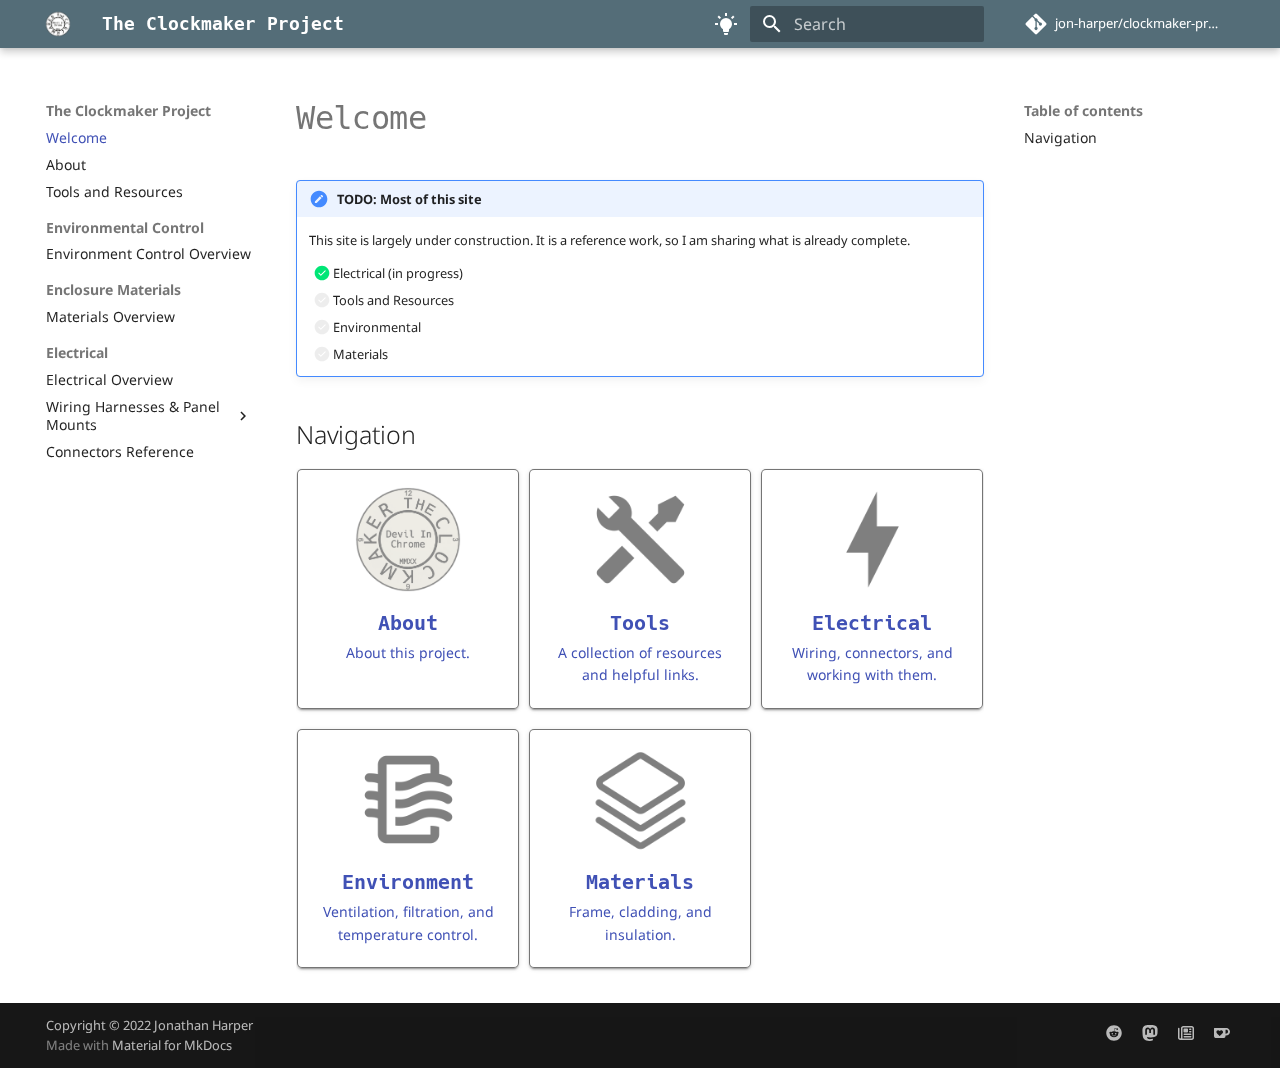
<file: index.html>
<!doctype html>
<html lang="en" class="no-js">
  <head>
    
      <meta charset="utf-8">
      <meta name="viewport" content="width=device-width,initial-scale=1">
      
        <meta name="description" content="Documentation for The Clockmaker Project.">
      
      
        <meta name="author" content="Jon Harper">
      
      
        <link rel="canonical" href="https://jon-harper.github.io/clockmaker-project/">
      
      
      
        <link rel="next" href="about/">
      
      <link rel="icon" href="img/logo3.png">
      <meta name="generator" content="mkdocs-1.4.3, mkdocs-material-9.1.15">
    
    
      
        <title>Welcome - The Clockmaker Project</title>
      
    
    
      <link rel="stylesheet" href="assets/stylesheets/main.26e3688c.min.css">
      
        
        <link rel="stylesheet" href="assets/stylesheets/palette.ecc896b0.min.css">
      
      

    
    
    
      
        
        
        <link rel="preconnect" href="https://fonts.gstatic.com" crossorigin>
        <link rel="stylesheet" href="https://fonts.googleapis.com/css?family=Noto+Sans:300,300i,400,400i,700,700i%7CRoboto+Mono:400,400i,700,700i&display=fallback">
        <style>:root{--md-text-font:"Noto Sans";--md-code-font:"Roboto Mono"}</style>
      
    
    
      <link rel="stylesheet" href="assets/stylesheets/neoteroi.css">
    
      <link rel="stylesheet" href="assets/stylesheets/extra.css">
    
    <script>__md_scope=new URL(".",location),__md_hash=e=>[...e].reduce((e,_)=>(e<<5)-e+_.charCodeAt(0),0),__md_get=(e,_=localStorage,t=__md_scope)=>JSON.parse(_.getItem(t.pathname+"."+e)),__md_set=(e,_,t=localStorage,a=__md_scope)=>{try{t.setItem(a.pathname+"."+e,JSON.stringify(_))}catch(e){}}</script>
    
      

    
    
    
  </head>
  
  
    
    
      
    
    
    
    
    <body dir="ltr" data-md-color-scheme="default" data-md-color-primary="blue-grey" data-md-color-accent="amber">
  
    
    
      <script>var palette=__md_get("__palette");if(palette&&"object"==typeof palette.color)for(var key of Object.keys(palette.color))document.body.setAttribute("data-md-color-"+key,palette.color[key])</script>
    
    <input class="md-toggle" data-md-toggle="drawer" type="checkbox" id="__drawer" autocomplete="off">
    <input class="md-toggle" data-md-toggle="search" type="checkbox" id="__search" autocomplete="off">
    <label class="md-overlay" for="__drawer"></label>
    <div data-md-component="skip">
      
        
        <a href="#navigation" class="md-skip">
          Skip to content
        </a>
      
    </div>
    <div data-md-component="announce">
      
    </div>
    
    
      

  

<header class="md-header md-header--shadow" data-md-component="header">
  <nav class="md-header__inner md-grid" aria-label="Header">
    <a href="." title="The Clockmaker Project" class="md-header__button md-logo" aria-label="The Clockmaker Project" data-md-component="logo">
      
  <img src="img/logo3.png" alt="logo">

    </a>
    <label class="md-header__button md-icon" for="__drawer">
      <svg xmlns="http://www.w3.org/2000/svg" viewBox="0 0 24 24"><path d="M3 6h18v2H3V6m0 5h18v2H3v-2m0 5h18v2H3v-2Z"/></svg>
    </label>
    <div class="md-header__title" data-md-component="header-title">
      <div class="md-header__ellipsis">
        <div class="md-header__topic">
          <span class="md-ellipsis">
            The Clockmaker Project
          </span>
        </div>
        <div class="md-header__topic" data-md-component="header-topic">
          <span class="md-ellipsis">
            
              Welcome
            
          </span>
        </div>
      </div>
    </div>
    
      
        <form class="md-header__option" data-md-component="palette">
          
            
            
            
            <input class="md-option" data-md-color-media="" data-md-color-scheme="default" data-md-color-primary="blue-grey" data-md-color-accent="amber"  aria-label="Switch to dark mode"  type="radio" name="__palette" id="__palette_1">
            
              <label class="md-header__button md-icon" title="Switch to dark mode" for="__palette_2" hidden>
                <svg xmlns="http://www.w3.org/2000/svg" viewBox="0 0 24 24"><path d="M12 6a6 6 0 0 1 6 6c0 2.22-1.21 4.16-3 5.2V19a1 1 0 0 1-1 1h-4a1 1 0 0 1-1-1v-1.8c-1.79-1.04-3-2.98-3-5.2a6 6 0 0 1 6-6m2 15v1a1 1 0 0 1-1 1h-2a1 1 0 0 1-1-1v-1h4m6-10h3v2h-3v-2M1 11h3v2H1v-2M13 1v3h-2V1h2M4.92 3.5l2.13 2.14-1.42 1.41L3.5 4.93 4.92 3.5m12.03 2.13 2.12-2.13 1.43 1.43-2.13 2.12-1.42-1.42Z"/></svg>
              </label>
            
          
            
            
            
            <input class="md-option" data-md-color-media="" data-md-color-scheme="slate" data-md-color-primary="amber" data-md-color-accent="blue-grey"  aria-label="Switch to light mode"  type="radio" name="__palette" id="__palette_2">
            
              <label class="md-header__button md-icon" title="Switch to light mode" for="__palette_1" hidden>
                <svg xmlns="http://www.w3.org/2000/svg" viewBox="0 0 24 24"><path d="M12 2C9.76 2 7.78 3.05 6.5 4.68l1.43 1.43C8.84 4.84 10.32 4 12 4a5 5 0 0 1 5 5c0 1.68-.84 3.16-2.11 4.06l1.42 1.44C17.94 13.21 19 11.24 19 9a7 7 0 0 0-7-7M3.28 4 2 5.27 5.04 8.3C5 8.53 5 8.76 5 9c0 2.38 1.19 4.47 3 5.74V17a1 1 0 0 0 1 1h5.73l4 4L20 20.72 3.28 4m3.95 6.5 5.5 5.5H10v-2.42a5.004 5.004 0 0 1-2.77-3.08M9 20v1a1 1 0 0 0 1 1h4a1 1 0 0 0 1-1v-1H9Z"/></svg>
              </label>
            
          
        </form>
      
    
    
    
      <label class="md-header__button md-icon" for="__search">
        <svg xmlns="http://www.w3.org/2000/svg" viewBox="0 0 24 24"><path d="M9.5 3A6.5 6.5 0 0 1 16 9.5c0 1.61-.59 3.09-1.56 4.23l.27.27h.79l5 5-1.5 1.5-5-5v-.79l-.27-.27A6.516 6.516 0 0 1 9.5 16 6.5 6.5 0 0 1 3 9.5 6.5 6.5 0 0 1 9.5 3m0 2C7 5 5 7 5 9.5S7 14 9.5 14 14 12 14 9.5 12 5 9.5 5Z"/></svg>
      </label>
      <div class="md-search" data-md-component="search" role="dialog">
  <label class="md-search__overlay" for="__search"></label>
  <div class="md-search__inner" role="search">
    <form class="md-search__form" name="search">
      <input type="text" class="md-search__input" name="query" aria-label="Search" placeholder="Search" autocapitalize="off" autocorrect="off" autocomplete="off" spellcheck="false" data-md-component="search-query" required>
      <label class="md-search__icon md-icon" for="__search">
        <svg xmlns="http://www.w3.org/2000/svg" viewBox="0 0 24 24"><path d="M9.5 3A6.5 6.5 0 0 1 16 9.5c0 1.61-.59 3.09-1.56 4.23l.27.27h.79l5 5-1.5 1.5-5-5v-.79l-.27-.27A6.516 6.516 0 0 1 9.5 16 6.5 6.5 0 0 1 3 9.5 6.5 6.5 0 0 1 9.5 3m0 2C7 5 5 7 5 9.5S7 14 9.5 14 14 12 14 9.5 12 5 9.5 5Z"/></svg>
        <svg xmlns="http://www.w3.org/2000/svg" viewBox="0 0 24 24"><path d="M20 11v2H8l5.5 5.5-1.42 1.42L4.16 12l7.92-7.92L13.5 5.5 8 11h12Z"/></svg>
      </label>
      <nav class="md-search__options" aria-label="Search">
        
        <button type="reset" class="md-search__icon md-icon" title="Clear" aria-label="Clear" tabindex="-1">
          <svg xmlns="http://www.w3.org/2000/svg" viewBox="0 0 24 24"><path d="M19 6.41 17.59 5 12 10.59 6.41 5 5 6.41 10.59 12 5 17.59 6.41 19 12 13.41 17.59 19 19 17.59 13.41 12 19 6.41Z"/></svg>
        </button>
      </nav>
      
    </form>
    <div class="md-search__output">
      <div class="md-search__scrollwrap" data-md-scrollfix>
        <div class="md-search-result" data-md-component="search-result">
          <div class="md-search-result__meta">
            Initializing search
          </div>
          <ol class="md-search-result__list" role="presentation"></ol>
        </div>
      </div>
    </div>
  </div>
</div>
    
    
      <div class="md-header__source">
        <a href="https://github.com/jon-harper/clockmaker-project" title="Go to repository" class="md-source" data-md-component="source">
  <div class="md-source__icon md-icon">
    
    <svg xmlns="http://www.w3.org/2000/svg" viewBox="0 0 448 512"><!--! Font Awesome Free 6.4.0 by @fontawesome - https://fontawesome.com License - https://fontawesome.com/license/free (Icons: CC BY 4.0, Fonts: SIL OFL 1.1, Code: MIT License) Copyright 2023 Fonticons, Inc.--><path d="M439.55 236.05 244 40.45a28.87 28.87 0 0 0-40.81 0l-40.66 40.63 51.52 51.52c27.06-9.14 52.68 16.77 43.39 43.68l49.66 49.66c34.23-11.8 61.18 31 35.47 56.69-26.49 26.49-70.21-2.87-56-37.34L240.22 199v121.85c25.3 12.54 22.26 41.85 9.08 55a34.34 34.34 0 0 1-48.55 0c-17.57-17.6-11.07-46.91 11.25-56v-123c-20.8-8.51-24.6-30.74-18.64-45L142.57 101 8.45 235.14a28.86 28.86 0 0 0 0 40.81l195.61 195.6a28.86 28.86 0 0 0 40.8 0l194.69-194.69a28.86 28.86 0 0 0 0-40.81z"/></svg>
  </div>
  <div class="md-source__repository">
    jon-harper/clockmaker-project
  </div>
</a>
      </div>
    
  </nav>
  
</header>
    
    <div class="md-container" data-md-component="container">
      
      
        
          
        
      
      <main class="md-main" data-md-component="main">
        <div class="md-main__inner md-grid">
          
            
              
              <div class="md-sidebar md-sidebar--primary" data-md-component="sidebar" data-md-type="navigation" >
                <div class="md-sidebar__scrollwrap">
                  <div class="md-sidebar__inner">
                    


<nav class="md-nav md-nav--primary" aria-label="Navigation" data-md-level="0">
  <label class="md-nav__title" for="__drawer">
    <a href="." title="The Clockmaker Project" class="md-nav__button md-logo" aria-label="The Clockmaker Project" data-md-component="logo">
      
  <img src="img/logo3.png" alt="logo">

    </a>
    The Clockmaker Project
  </label>
  
    <div class="md-nav__source">
      <a href="https://github.com/jon-harper/clockmaker-project" title="Go to repository" class="md-source" data-md-component="source">
  <div class="md-source__icon md-icon">
    
    <svg xmlns="http://www.w3.org/2000/svg" viewBox="0 0 448 512"><!--! Font Awesome Free 6.4.0 by @fontawesome - https://fontawesome.com License - https://fontawesome.com/license/free (Icons: CC BY 4.0, Fonts: SIL OFL 1.1, Code: MIT License) Copyright 2023 Fonticons, Inc.--><path d="M439.55 236.05 244 40.45a28.87 28.87 0 0 0-40.81 0l-40.66 40.63 51.52 51.52c27.06-9.14 52.68 16.77 43.39 43.68l49.66 49.66c34.23-11.8 61.18 31 35.47 56.69-26.49 26.49-70.21-2.87-56-37.34L240.22 199v121.85c25.3 12.54 22.26 41.85 9.08 55a34.34 34.34 0 0 1-48.55 0c-17.57-17.6-11.07-46.91 11.25-56v-123c-20.8-8.51-24.6-30.74-18.64-45L142.57 101 8.45 235.14a28.86 28.86 0 0 0 0 40.81l195.61 195.6a28.86 28.86 0 0 0 40.8 0l194.69-194.69a28.86 28.86 0 0 0 0-40.81z"/></svg>
  </div>
  <div class="md-source__repository">
    jon-harper/clockmaker-project
  </div>
</a>
    </div>
  
  <ul class="md-nav__list" data-md-scrollfix>
    
      
      
      

  
  
    
  
  
    <li class="md-nav__item md-nav__item--active">
      
      <input class="md-nav__toggle md-toggle" type="checkbox" id="__toc">
      
      
      
        <label class="md-nav__link md-nav__link--active" for="__toc">
          Welcome
          <span class="md-nav__icon md-icon"></span>
        </label>
      
      <a href="." class="md-nav__link md-nav__link--active">
        Welcome
      </a>
      
        

<nav class="md-nav md-nav--secondary" aria-label="Table of contents">
  
  
  
  
    <label class="md-nav__title" for="__toc">
      <span class="md-nav__icon md-icon"></span>
      Table of contents
    </label>
    <ul class="md-nav__list" data-md-component="toc" data-md-scrollfix>
      
        <li class="md-nav__item">
  <a href="#navigation" class="md-nav__link">
    Navigation
  </a>
  
</li>
      
    </ul>
  
</nav>
      
    </li>
  

    
      
      
      

  
  
  
    <li class="md-nav__item">
      <a href="about/" class="md-nav__link">
        About
      </a>
    </li>
  

    
      
      
      

  
  
  
    <li class="md-nav__item">
      <a href="resources/" class="md-nav__link">
        Tools and Resources
      </a>
    </li>
  

    
      
      
      

  
  
  
    
      
    
    <li class="md-nav__item md-nav__item--section md-nav__item--nested">
      
      
      
      
      <input class="md-nav__toggle md-toggle " type="checkbox" id="__nav_4" >
      
      
      
        <label class="md-nav__link" for="__nav_4" id="__nav_4_label" tabindex="0">
          Environmental Control
          <span class="md-nav__icon md-icon"></span>
        </label>
      
      <nav class="md-nav" data-md-level="1" aria-labelledby="__nav_4_label" aria-expanded="false">
        <label class="md-nav__title" for="__nav_4">
          <span class="md-nav__icon md-icon"></span>
          Environmental Control
        </label>
        <ul class="md-nav__list" data-md-scrollfix>
          
            
              
  
  
  
    <li class="md-nav__item">
      <a href="air/" class="md-nav__link">
        Environment Control Overview
      </a>
    </li>
  

            
          
        </ul>
      </nav>
    </li>
  

    
      
      
      

  
  
  
    
      
    
    <li class="md-nav__item md-nav__item--section md-nav__item--nested">
      
      
      
      
      <input class="md-nav__toggle md-toggle " type="checkbox" id="__nav_5" >
      
      
      
        <label class="md-nav__link" for="__nav_5" id="__nav_5_label" tabindex="0">
          Enclosure Materials
          <span class="md-nav__icon md-icon"></span>
        </label>
      
      <nav class="md-nav" data-md-level="1" aria-labelledby="__nav_5_label" aria-expanded="false">
        <label class="md-nav__title" for="__nav_5">
          <span class="md-nav__icon md-icon"></span>
          Enclosure Materials
        </label>
        <ul class="md-nav__list" data-md-scrollfix>
          
            
              
  
  
  
    <li class="md-nav__item">
      <a href="materials/" class="md-nav__link">
        Materials Overview
      </a>
    </li>
  

            
          
        </ul>
      </nav>
    </li>
  

    
      
      
      

  
  
  
    
      
    
    <li class="md-nav__item md-nav__item--section md-nav__item--nested">
      
      
      
      
      <input class="md-nav__toggle md-toggle " type="checkbox" id="__nav_6" >
      
      
      
        <label class="md-nav__link" for="__nav_6" id="__nav_6_label" tabindex="0">
          Electrical
          <span class="md-nav__icon md-icon"></span>
        </label>
      
      <nav class="md-nav" data-md-level="1" aria-labelledby="__nav_6_label" aria-expanded="false">
        <label class="md-nav__title" for="__nav_6">
          <span class="md-nav__icon md-icon"></span>
          Electrical
        </label>
        <ul class="md-nav__list" data-md-scrollfix>
          
            
              
  
  
  
    <li class="md-nav__item">
      <a href="wiring/" class="md-nav__link">
        Electrical Overview
      </a>
    </li>
  

            
          
            
              
  
  
  
    
    <li class="md-nav__item md-nav__item--nested">
      
      
      
      
      <input class="md-nav__toggle md-toggle " type="checkbox" id="__nav_6_2" >
      
      
      
        <label class="md-nav__link" for="__nav_6_2" id="__nav_6_2_label" tabindex="0">
          Wiring Harnesses & Panel Mounts
          <span class="md-nav__icon md-icon"></span>
        </label>
      
      <nav class="md-nav" data-md-level="2" aria-labelledby="__nav_6_2_label" aria-expanded="false">
        <label class="md-nav__title" for="__nav_6_2">
          <span class="md-nav__icon md-icon"></span>
          Wiring Harnesses & Panel Mounts
        </label>
        <ul class="md-nav__list" data-md-scrollfix>
          
            
              
  
  
  
    <li class="md-nav__item">
      <a href="wiring/panel_tips/" class="md-nav__link">
        Panel Mount & Harness Tips
      </a>
    </li>
  

            
          
            
              
  
  
  
    <li class="md-nav__item">
      <a href="wiring/single/" class="md-nav__link">
        Single Components
      </a>
    </li>
  

            
          
            
              
  
  
  
    <li class="md-nav__item">
      <a href="wiring/multi/" class="md-nav__link">
        Composite Connectors, Part 1
      </a>
    </li>
  

            
          
            
              
  
  
  
    <li class="md-nav__item">
      <a href="wiring/multi2/" class="md-nav__link">
        Composite Connectors, Part 2
      </a>
    </li>
  

            
          
        </ul>
      </nav>
    </li>
  

            
          
            
              
  
  
  
    <li class="md-nav__item">
      <a href="wiring/connectors/" class="md-nav__link">
        Connectors Reference
      </a>
    </li>
  

            
          
        </ul>
      </nav>
    </li>
  

    
  </ul>
</nav>
                  </div>
                </div>
              </div>
            
            
              
              <div class="md-sidebar md-sidebar--secondary" data-md-component="sidebar" data-md-type="toc" >
                <div class="md-sidebar__scrollwrap">
                  <div class="md-sidebar__inner">
                    

<nav class="md-nav md-nav--secondary" aria-label="Table of contents">
  
  
  
  
    <label class="md-nav__title" for="__toc">
      <span class="md-nav__icon md-icon"></span>
      Table of contents
    </label>
    <ul class="md-nav__list" data-md-component="toc" data-md-scrollfix>
      
        <li class="md-nav__item">
  <a href="#navigation" class="md-nav__link">
    Navigation
  </a>
  
</li>
      
    </ul>
  
</nav>
                  </div>
                </div>
              </div>
            
          
          
            <div class="md-content" data-md-component="content">
              <article class="md-content__inner md-typeset">
                
                  


  <h1>Welcome</h1>

<div class="admonition todo">
<p class="admonition-title">TODO: Most of this site</p>
<p>This site is largely under construction. It is a reference work, so I am sharing what is already complete.</p>
<ul class="task-list">
<li class="task-list-item"><label class="task-list-control"><input type="checkbox" disabled checked/><span class="task-list-indicator"></span></label> Electrical (in progress)</li>
<li class="task-list-item"><label class="task-list-control"><input type="checkbox" disabled/><span class="task-list-indicator"></span></label> Tools and Resources</li>
<li class="task-list-item"><label class="task-list-control"><input type="checkbox" disabled/><span class="task-list-indicator"></span></label> Environmental</li>
<li class="task-list-item"><label class="task-list-control"><input type="checkbox" disabled/><span class="task-list-indicator"></span></label> Materials</li>
</ul>
</div>
<h2 id="navigation">Navigation</h2>
<div class="nt-cards nt-grid cols-3">
<div class="nt-card"><a href="about/"><div><div class="nt-card-image tags"><img src="img/logo2.png" /></div><div class="nt-card-content"><p class="nt-card-title">About</p><p class="nt-card-text">About this project.</p></div></div></a></div>
<div class="nt-card"><a href="resources/"><div><div class="nt-card-image tags"><img src="img/tools.png" /></div><div class="nt-card-content"><p class="nt-card-title">Tools</p><p class="nt-card-text">A collection of resources and helpful links.</p></div></div></a></div>
<div class="nt-card"><a href="wiring/"><div><div class="nt-card-image tags"><img src="img/lightning-bolt.png" /></div><div class="nt-card-content"><p class="nt-card-title">Electrical</p><p class="nt-card-text">Wiring, connectors, and working with them.</p></div></div></a></div>
<div class="nt-card"><a href="air/"><div><div class="nt-card-image tags"><img src="img/air-filter.png" /></div><div class="nt-card-content"><p class="nt-card-title">Environment</p><p class="nt-card-text">Ventilation, filtration, and temperature control.</p></div></div></a></div>
<div class="nt-card"><a href="materials/"><div><div class="nt-card-image tags"><img src="img/stack.png" /></div><div class="nt-card-content"><p class="nt-card-title">Materials</p><p class="nt-card-text">Frame, cladding, and insulation.</p></div></div></a></div>
</div>





                
              </article>
            </div>
          
          
        </div>
        
          <button type="button" class="md-top md-icon" data-md-component="top" hidden>
            <svg xmlns="http://www.w3.org/2000/svg" viewBox="0 0 24 24"><path d="M13 20h-2V8l-5.5 5.5-1.42-1.42L12 4.16l7.92 7.92-1.42 1.42L13 8v12Z"/></svg>
            Back to top
          </button>
        
      </main>
      
        <footer class="md-footer">
  
  <div class="md-footer-meta md-typeset">
    <div class="md-footer-meta__inner md-grid">
      <div class="md-copyright">
  
    <div class="md-copyright__highlight">
      Copyright &copy; 2022 Jonathan Harper
    </div>
  
  
    Made with
    <a href="https://squidfunk.github.io/mkdocs-material/" target="_blank" rel="noopener">
      Material for MkDocs
    </a>
  
</div>
      
        <div class="md-social">
  
    
    
    
    
    <a href="https://www.reddit.com/user/jonspaceharper" target="_blank" rel="noopener" title="u/jonspaceharper on Reddit" class="md-social__link">
      <svg xmlns="http://www.w3.org/2000/svg" viewBox="0 0 512 512"><!--! Font Awesome Free 6.4.0 by @fontawesome - https://fontawesome.com License - https://fontawesome.com/license/free (Icons: CC BY 4.0, Fonts: SIL OFL 1.1, Code: MIT License) Copyright 2023 Fonticons, Inc.--><path d="M201.5 305.5c-13.8 0-24.9-11.1-24.9-24.6 0-13.8 11.1-24.9 24.9-24.9 13.6 0 24.6 11.1 24.6 24.9 0 13.6-11.1 24.6-24.6 24.6zM504 256c0 137-111 248-248 248S8 393 8 256 119 8 256 8s248 111 248 248zm-132.3-41.2c-9.4 0-17.7 3.9-23.8 10-22.4-15.5-52.6-25.5-86.1-26.6l17.4-78.3 55.4 12.5c0 13.6 11.1 24.6 24.6 24.6 13.8 0 24.9-11.3 24.9-24.9s-11.1-24.9-24.9-24.9c-9.7 0-18 5.8-22.1 13.8l-61.2-13.6c-3-.8-6.1 1.4-6.9 4.4l-19.1 86.4c-33.2 1.4-63.1 11.3-85.5 26.8-6.1-6.4-14.7-10.2-24.1-10.2-34.9 0-46.3 46.9-14.4 62.8-1.1 5-1.7 10.2-1.7 15.5 0 52.6 59.2 95.2 132 95.2 73.1 0 132.3-42.6 132.3-95.2 0-5.3-.6-10.8-1.9-15.8 31.3-16 19.8-62.5-14.9-62.5zM302.8 331c-18.2 18.2-76.1 17.9-93.6 0-2.2-2.2-6.1-2.2-8.3 0-2.5 2.5-2.5 6.4 0 8.6 22.8 22.8 87.3 22.8 110.2 0 2.5-2.2 2.5-6.1 0-8.6-2.2-2.2-6.1-2.2-8.3 0zm7.7-75c-13.6 0-24.6 11.1-24.6 24.9 0 13.6 11.1 24.6 24.6 24.6 13.8 0 24.9-11.1 24.9-24.6 0-13.8-11-24.9-24.9-24.9z"/></svg>
    </a>
  
    
    
      
    
    
    
    <a href="https://mastodon.online/@jonspaceharper" target="_blank" rel="noopener me" title="Mastodon: jonspaceharper@mastodon.online" class="md-social__link">
      <svg xmlns="http://www.w3.org/2000/svg" viewBox="0 0 24 24"><path d="M23.268 5.313c-.35-2.578-2.617-4.61-5.304-5.004C17.51.242 15.792 0 11.813 0h-.03c-3.98 0-4.835.242-5.288.309C3.882.692 1.496 2.518.917 5.127.64 6.412.61 7.837.661 9.143c.074 1.874.088 3.745.26 5.611.118 1.24.325 2.47.62 3.68.55 2.237 2.777 4.098 4.96 4.857 2.336.792 4.849.923 7.256.38.265-.061.527-.132.786-.213.585-.184 1.27-.39 1.774-.753a.057.057 0 0 0 .023-.043v-1.809a.052.052 0 0 0-.02-.041.053.053 0 0 0-.046-.01 20.282 20.282 0 0 1-4.709.545c-2.73 0-3.463-1.284-3.674-1.818a5.593 5.593 0 0 1-.319-1.433.053.053 0 0 1 .066-.054c1.517.363 3.072.546 4.632.546.376 0 .75 0 1.125-.01 1.57-.044 3.224-.124 4.768-.422.038-.008.077-.015.11-.024 2.435-.464 4.753-1.92 4.989-5.604.008-.145.03-1.52.03-1.67.002-.512.167-3.63-.024-5.545zm-3.748 9.195h-2.561V8.29c0-1.309-.55-1.976-1.67-1.976-1.23 0-1.846.79-1.846 2.35v3.403h-2.546V8.663c0-1.56-.617-2.35-1.848-2.35-1.112 0-1.668.668-1.67 1.977v6.218H4.822V8.102c0-1.31.337-2.35 1.011-3.12.696-.77 1.608-1.164 2.74-1.164 1.311 0 2.302.5 2.962 1.498l.638 1.06.638-1.06c.66-.999 1.65-1.498 2.96-1.498 1.13 0 2.043.395 2.74 1.164.675.77 1.012 1.81 1.012 3.12z"/></svg>
    </a>
  
    
    
    
    
    <a href="https://post.news/jonspaceharper" target="_blank" rel="noopener" title="Post.news: jonspaceharper" class="md-social__link">
      <svg xmlns="http://www.w3.org/2000/svg" viewBox="0 0 512 512"><!--! Font Awesome Free 6.4.0 by @fontawesome - https://fontawesome.com License - https://fontawesome.com/license/free (Icons: CC BY 4.0, Fonts: SIL OFL 1.1, Code: MIT License) Copyright 2023 Fonticons, Inc.--><path d="M168 80c-13.3 0-24 10.7-24 24v304c0 8.4-1.4 16.5-4.1 24H440c13.3 0 24-10.7 24-24V104c0-13.3-10.7-24-24-24H168zM72 480c-39.8 0-72-32.2-72-72V112c0-13.3 10.7-24 24-24s24 10.7 24 24v296c0 13.3 10.7 24 24 24s24-10.7 24-24V104c0-39.8 32.2-72 72-72h272c39.8 0 72 32.2 72 72v304c0 39.8-32.2 72-72 72H72zm104-344c0-13.3 10.7-24 24-24h96c13.3 0 24 10.7 24 24v80c0 13.3-10.7 24-24 24h-96c-13.3 0-24-10.7-24-24v-80zm200-24h32c13.3 0 24 10.7 24 24s-10.7 24-24 24h-32c-13.3 0-24-10.7-24-24s10.7-24 24-24zm0 80h32c13.3 0 24 10.7 24 24s-10.7 24-24 24h-32c-13.3 0-24-10.7-24-24s10.7-24 24-24zm-176 80h208c13.3 0 24 10.7 24 24s-10.7 24-24 24H200c-13.3 0-24-10.7-24-24s10.7-24 24-24zm0 80h208c13.3 0 24 10.7 24 24s-10.7 24-24 24H200c-13.3 0-24-10.7-24-24s10.7-24 24-24z"/></svg>
    </a>
  
    
    
    
    
    <a href="https://ko-fi.com/jonspaceharper" target="_blank" rel="noopener" title="Support me on Ko-Fi!" class="md-social__link">
      <svg xmlns="http://www.w3.org/2000/svg" viewBox="0 0 24 24"><path d="M23.881 8.948c-.773-4.085-4.859-4.593-4.859-4.593H.723c-.604 0-.679.798-.679.798s-.082 7.324-.022 11.822c.164 2.424 2.586 2.672 2.586 2.672s8.267-.023 11.966-.049c2.438-.426 2.683-2.566 2.658-3.734 4.352.24 7.422-2.831 6.649-6.916zm-11.062 3.511c-1.246 1.453-4.011 3.976-4.011 3.976s-.121.119-.31.023c-.076-.057-.108-.09-.108-.09-.443-.441-3.368-3.049-4.034-3.954-.709-.965-1.041-2.7-.091-3.71.951-1.01 3.005-1.086 4.363.407 0 0 1.565-1.782 3.468-.963 1.904.82 1.832 3.011.723 4.311zm6.173.478c-.928.116-1.682.028-1.682.028V7.284h1.77s1.971.551 1.971 2.638c0 1.913-.985 2.667-2.059 3.015z"/></svg>
    </a>
  
</div>
      
    </div>
  </div>
</footer>
      
    </div>
    <div class="md-dialog" data-md-component="dialog">
      <div class="md-dialog__inner md-typeset"></div>
    </div>
    
    <script id="__config" type="application/json">{"base": ".", "features": ["navigation.instant", "navigation.sections", "navigation.top"], "search": "assets/javascripts/workers/search.208ed371.min.js", "translations": {"clipboard.copied": "Copied to clipboard", "clipboard.copy": "Copy to clipboard", "search.result.more.one": "1 more on this page", "search.result.more.other": "# more on this page", "search.result.none": "No matching documents", "search.result.one": "1 matching document", "search.result.other": "# matching documents", "search.result.placeholder": "Type to start searching", "search.result.term.missing": "Missing", "select.version": "Select version"}}</script>
    
    
      <script src="assets/javascripts/bundle.b4d07000.min.js"></script>
      
    
  </body>
</html>
</file>
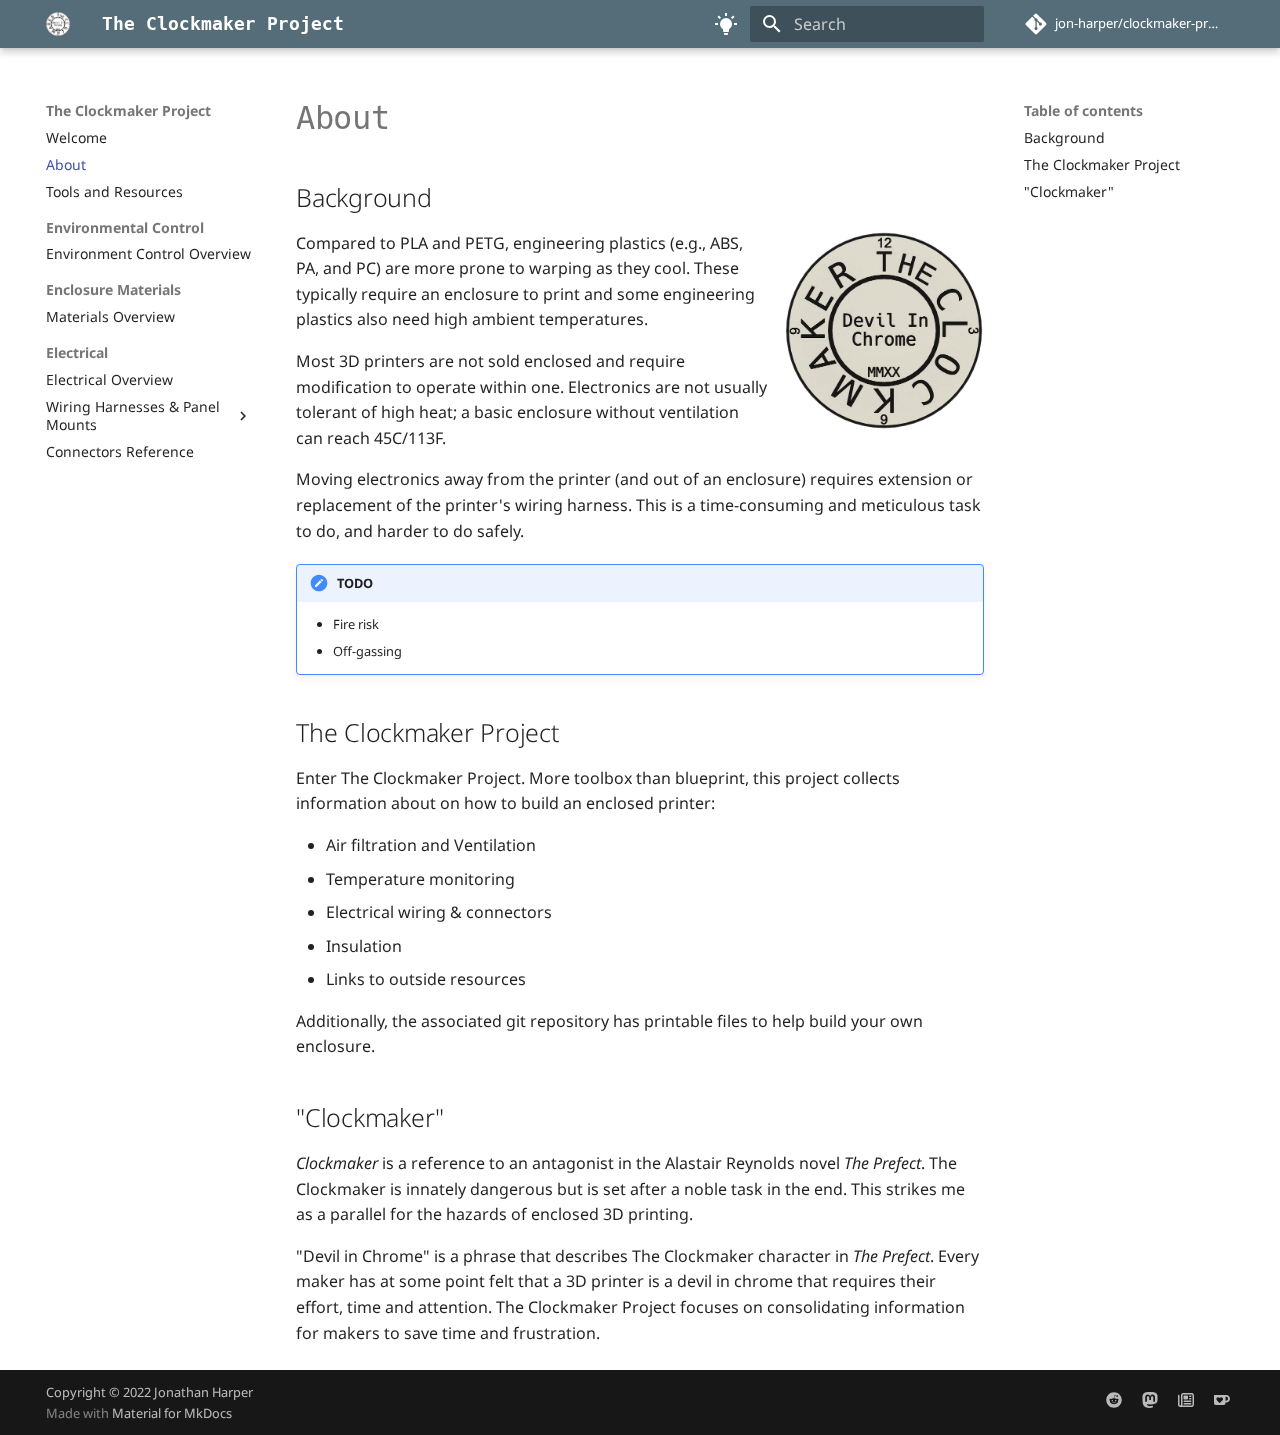
<file: about/index.html>
<!doctype html>
<html lang="en" class="no-js">
  <head>
    
      <meta charset="utf-8">
      <meta name="viewport" content="width=device-width,initial-scale=1">
      
        <meta name="description" content="Documentation for The Clockmaker Project.">
      
      
        <meta name="author" content="Jon Harper">
      
      
        <link rel="canonical" href="https://jon-harper.github.io/clockmaker-project/about/">
      
      
        <link rel="prev" href="..">
      
      
        <link rel="next" href="../resources/">
      
      <link rel="icon" href="../img/logo3.png">
      <meta name="generator" content="mkdocs-1.4.3, mkdocs-material-9.1.15">
    
    
      
        <title>About - The Clockmaker Project</title>
      
    
    
      <link rel="stylesheet" href="../assets/stylesheets/main.26e3688c.min.css">
      
        
        <link rel="stylesheet" href="../assets/stylesheets/palette.ecc896b0.min.css">
      
      

    
    
    
      
        
        
        <link rel="preconnect" href="https://fonts.gstatic.com" crossorigin>
        <link rel="stylesheet" href="https://fonts.googleapis.com/css?family=Noto+Sans:300,300i,400,400i,700,700i%7CRoboto+Mono:400,400i,700,700i&display=fallback">
        <style>:root{--md-text-font:"Noto Sans";--md-code-font:"Roboto Mono"}</style>
      
    
    
      <link rel="stylesheet" href="../assets/stylesheets/neoteroi.css">
    
      <link rel="stylesheet" href="../assets/stylesheets/extra.css">
    
    <script>__md_scope=new URL("..",location),__md_hash=e=>[...e].reduce((e,_)=>(e<<5)-e+_.charCodeAt(0),0),__md_get=(e,_=localStorage,t=__md_scope)=>JSON.parse(_.getItem(t.pathname+"."+e)),__md_set=(e,_,t=localStorage,a=__md_scope)=>{try{t.setItem(a.pathname+"."+e,JSON.stringify(_))}catch(e){}}</script>
    
      

    
    
    
  </head>
  
  
    
    
      
    
    
    
    
    <body dir="ltr" data-md-color-scheme="default" data-md-color-primary="blue-grey" data-md-color-accent="amber">
  
    
    
      <script>var palette=__md_get("__palette");if(palette&&"object"==typeof palette.color)for(var key of Object.keys(palette.color))document.body.setAttribute("data-md-color-"+key,palette.color[key])</script>
    
    <input class="md-toggle" data-md-toggle="drawer" type="checkbox" id="__drawer" autocomplete="off">
    <input class="md-toggle" data-md-toggle="search" type="checkbox" id="__search" autocomplete="off">
    <label class="md-overlay" for="__drawer"></label>
    <div data-md-component="skip">
      
        
        <a href="#background" class="md-skip">
          Skip to content
        </a>
      
    </div>
    <div data-md-component="announce">
      
    </div>
    
    
      

  

<header class="md-header md-header--shadow" data-md-component="header">
  <nav class="md-header__inner md-grid" aria-label="Header">
    <a href=".." title="The Clockmaker Project" class="md-header__button md-logo" aria-label="The Clockmaker Project" data-md-component="logo">
      
  <img src="../img/logo3.png" alt="logo">

    </a>
    <label class="md-header__button md-icon" for="__drawer">
      <svg xmlns="http://www.w3.org/2000/svg" viewBox="0 0 24 24"><path d="M3 6h18v2H3V6m0 5h18v2H3v-2m0 5h18v2H3v-2Z"/></svg>
    </label>
    <div class="md-header__title" data-md-component="header-title">
      <div class="md-header__ellipsis">
        <div class="md-header__topic">
          <span class="md-ellipsis">
            The Clockmaker Project
          </span>
        </div>
        <div class="md-header__topic" data-md-component="header-topic">
          <span class="md-ellipsis">
            
              About
            
          </span>
        </div>
      </div>
    </div>
    
      
        <form class="md-header__option" data-md-component="palette">
          
            
            
            
            <input class="md-option" data-md-color-media="" data-md-color-scheme="default" data-md-color-primary="blue-grey" data-md-color-accent="amber"  aria-label="Switch to dark mode"  type="radio" name="__palette" id="__palette_1">
            
              <label class="md-header__button md-icon" title="Switch to dark mode" for="__palette_2" hidden>
                <svg xmlns="http://www.w3.org/2000/svg" viewBox="0 0 24 24"><path d="M12 6a6 6 0 0 1 6 6c0 2.22-1.21 4.16-3 5.2V19a1 1 0 0 1-1 1h-4a1 1 0 0 1-1-1v-1.8c-1.79-1.04-3-2.98-3-5.2a6 6 0 0 1 6-6m2 15v1a1 1 0 0 1-1 1h-2a1 1 0 0 1-1-1v-1h4m6-10h3v2h-3v-2M1 11h3v2H1v-2M13 1v3h-2V1h2M4.92 3.5l2.13 2.14-1.42 1.41L3.5 4.93 4.92 3.5m12.03 2.13 2.12-2.13 1.43 1.43-2.13 2.12-1.42-1.42Z"/></svg>
              </label>
            
          
            
            
            
            <input class="md-option" data-md-color-media="" data-md-color-scheme="slate" data-md-color-primary="amber" data-md-color-accent="blue-grey"  aria-label="Switch to light mode"  type="radio" name="__palette" id="__palette_2">
            
              <label class="md-header__button md-icon" title="Switch to light mode" for="__palette_1" hidden>
                <svg xmlns="http://www.w3.org/2000/svg" viewBox="0 0 24 24"><path d="M12 2C9.76 2 7.78 3.05 6.5 4.68l1.43 1.43C8.84 4.84 10.32 4 12 4a5 5 0 0 1 5 5c0 1.68-.84 3.16-2.11 4.06l1.42 1.44C17.94 13.21 19 11.24 19 9a7 7 0 0 0-7-7M3.28 4 2 5.27 5.04 8.3C5 8.53 5 8.76 5 9c0 2.38 1.19 4.47 3 5.74V17a1 1 0 0 0 1 1h5.73l4 4L20 20.72 3.28 4m3.95 6.5 5.5 5.5H10v-2.42a5.004 5.004 0 0 1-2.77-3.08M9 20v1a1 1 0 0 0 1 1h4a1 1 0 0 0 1-1v-1H9Z"/></svg>
              </label>
            
          
        </form>
      
    
    
    
      <label class="md-header__button md-icon" for="__search">
        <svg xmlns="http://www.w3.org/2000/svg" viewBox="0 0 24 24"><path d="M9.5 3A6.5 6.5 0 0 1 16 9.5c0 1.61-.59 3.09-1.56 4.23l.27.27h.79l5 5-1.5 1.5-5-5v-.79l-.27-.27A6.516 6.516 0 0 1 9.5 16 6.5 6.5 0 0 1 3 9.5 6.5 6.5 0 0 1 9.5 3m0 2C7 5 5 7 5 9.5S7 14 9.5 14 14 12 14 9.5 12 5 9.5 5Z"/></svg>
      </label>
      <div class="md-search" data-md-component="search" role="dialog">
  <label class="md-search__overlay" for="__search"></label>
  <div class="md-search__inner" role="search">
    <form class="md-search__form" name="search">
      <input type="text" class="md-search__input" name="query" aria-label="Search" placeholder="Search" autocapitalize="off" autocorrect="off" autocomplete="off" spellcheck="false" data-md-component="search-query" required>
      <label class="md-search__icon md-icon" for="__search">
        <svg xmlns="http://www.w3.org/2000/svg" viewBox="0 0 24 24"><path d="M9.5 3A6.5 6.5 0 0 1 16 9.5c0 1.61-.59 3.09-1.56 4.23l.27.27h.79l5 5-1.5 1.5-5-5v-.79l-.27-.27A6.516 6.516 0 0 1 9.5 16 6.5 6.5 0 0 1 3 9.5 6.5 6.5 0 0 1 9.5 3m0 2C7 5 5 7 5 9.5S7 14 9.5 14 14 12 14 9.5 12 5 9.5 5Z"/></svg>
        <svg xmlns="http://www.w3.org/2000/svg" viewBox="0 0 24 24"><path d="M20 11v2H8l5.5 5.5-1.42 1.42L4.16 12l7.92-7.92L13.5 5.5 8 11h12Z"/></svg>
      </label>
      <nav class="md-search__options" aria-label="Search">
        
        <button type="reset" class="md-search__icon md-icon" title="Clear" aria-label="Clear" tabindex="-1">
          <svg xmlns="http://www.w3.org/2000/svg" viewBox="0 0 24 24"><path d="M19 6.41 17.59 5 12 10.59 6.41 5 5 6.41 10.59 12 5 17.59 6.41 19 12 13.41 17.59 19 19 17.59 13.41 12 19 6.41Z"/></svg>
        </button>
      </nav>
      
    </form>
    <div class="md-search__output">
      <div class="md-search__scrollwrap" data-md-scrollfix>
        <div class="md-search-result" data-md-component="search-result">
          <div class="md-search-result__meta">
            Initializing search
          </div>
          <ol class="md-search-result__list" role="presentation"></ol>
        </div>
      </div>
    </div>
  </div>
</div>
    
    
      <div class="md-header__source">
        <a href="https://github.com/jon-harper/clockmaker-project" title="Go to repository" class="md-source" data-md-component="source">
  <div class="md-source__icon md-icon">
    
    <svg xmlns="http://www.w3.org/2000/svg" viewBox="0 0 448 512"><!--! Font Awesome Free 6.4.0 by @fontawesome - https://fontawesome.com License - https://fontawesome.com/license/free (Icons: CC BY 4.0, Fonts: SIL OFL 1.1, Code: MIT License) Copyright 2023 Fonticons, Inc.--><path d="M439.55 236.05 244 40.45a28.87 28.87 0 0 0-40.81 0l-40.66 40.63 51.52 51.52c27.06-9.14 52.68 16.77 43.39 43.68l49.66 49.66c34.23-11.8 61.18 31 35.47 56.69-26.49 26.49-70.21-2.87-56-37.34L240.22 199v121.85c25.3 12.54 22.26 41.85 9.08 55a34.34 34.34 0 0 1-48.55 0c-17.57-17.6-11.07-46.91 11.25-56v-123c-20.8-8.51-24.6-30.74-18.64-45L142.57 101 8.45 235.14a28.86 28.86 0 0 0 0 40.81l195.61 195.6a28.86 28.86 0 0 0 40.8 0l194.69-194.69a28.86 28.86 0 0 0 0-40.81z"/></svg>
  </div>
  <div class="md-source__repository">
    jon-harper/clockmaker-project
  </div>
</a>
      </div>
    
  </nav>
  
</header>
    
    <div class="md-container" data-md-component="container">
      
      
        
          
        
      
      <main class="md-main" data-md-component="main">
        <div class="md-main__inner md-grid">
          
            
              
              <div class="md-sidebar md-sidebar--primary" data-md-component="sidebar" data-md-type="navigation" >
                <div class="md-sidebar__scrollwrap">
                  <div class="md-sidebar__inner">
                    


<nav class="md-nav md-nav--primary" aria-label="Navigation" data-md-level="0">
  <label class="md-nav__title" for="__drawer">
    <a href=".." title="The Clockmaker Project" class="md-nav__button md-logo" aria-label="The Clockmaker Project" data-md-component="logo">
      
  <img src="../img/logo3.png" alt="logo">

    </a>
    The Clockmaker Project
  </label>
  
    <div class="md-nav__source">
      <a href="https://github.com/jon-harper/clockmaker-project" title="Go to repository" class="md-source" data-md-component="source">
  <div class="md-source__icon md-icon">
    
    <svg xmlns="http://www.w3.org/2000/svg" viewBox="0 0 448 512"><!--! Font Awesome Free 6.4.0 by @fontawesome - https://fontawesome.com License - https://fontawesome.com/license/free (Icons: CC BY 4.0, Fonts: SIL OFL 1.1, Code: MIT License) Copyright 2023 Fonticons, Inc.--><path d="M439.55 236.05 244 40.45a28.87 28.87 0 0 0-40.81 0l-40.66 40.63 51.52 51.52c27.06-9.14 52.68 16.77 43.39 43.68l49.66 49.66c34.23-11.8 61.18 31 35.47 56.69-26.49 26.49-70.21-2.87-56-37.34L240.22 199v121.85c25.3 12.54 22.26 41.85 9.08 55a34.34 34.34 0 0 1-48.55 0c-17.57-17.6-11.07-46.91 11.25-56v-123c-20.8-8.51-24.6-30.74-18.64-45L142.57 101 8.45 235.14a28.86 28.86 0 0 0 0 40.81l195.61 195.6a28.86 28.86 0 0 0 40.8 0l194.69-194.69a28.86 28.86 0 0 0 0-40.81z"/></svg>
  </div>
  <div class="md-source__repository">
    jon-harper/clockmaker-project
  </div>
</a>
    </div>
  
  <ul class="md-nav__list" data-md-scrollfix>
    
      
      
      

  
  
  
    <li class="md-nav__item">
      <a href=".." class="md-nav__link">
        Welcome
      </a>
    </li>
  

    
      
      
      

  
  
    
  
  
    <li class="md-nav__item md-nav__item--active">
      
      <input class="md-nav__toggle md-toggle" type="checkbox" id="__toc">
      
      
      
        <label class="md-nav__link md-nav__link--active" for="__toc">
          About
          <span class="md-nav__icon md-icon"></span>
        </label>
      
      <a href="./" class="md-nav__link md-nav__link--active">
        About
      </a>
      
        

<nav class="md-nav md-nav--secondary" aria-label="Table of contents">
  
  
  
  
    <label class="md-nav__title" for="__toc">
      <span class="md-nav__icon md-icon"></span>
      Table of contents
    </label>
    <ul class="md-nav__list" data-md-component="toc" data-md-scrollfix>
      
        <li class="md-nav__item">
  <a href="#background" class="md-nav__link">
    Background
  </a>
  
</li>
      
        <li class="md-nav__item">
  <a href="#the-clockmaker-project" class="md-nav__link">
    The Clockmaker Project
  </a>
  
</li>
      
        <li class="md-nav__item">
  <a href="#clockmaker" class="md-nav__link">
    "Clockmaker"
  </a>
  
</li>
      
    </ul>
  
</nav>
      
    </li>
  

    
      
      
      

  
  
  
    <li class="md-nav__item">
      <a href="../resources/" class="md-nav__link">
        Tools and Resources
      </a>
    </li>
  

    
      
      
      

  
  
  
    
      
    
    <li class="md-nav__item md-nav__item--section md-nav__item--nested">
      
      
      
      
      <input class="md-nav__toggle md-toggle " type="checkbox" id="__nav_4" >
      
      
      
        <label class="md-nav__link" for="__nav_4" id="__nav_4_label" tabindex="0">
          Environmental Control
          <span class="md-nav__icon md-icon"></span>
        </label>
      
      <nav class="md-nav" data-md-level="1" aria-labelledby="__nav_4_label" aria-expanded="false">
        <label class="md-nav__title" for="__nav_4">
          <span class="md-nav__icon md-icon"></span>
          Environmental Control
        </label>
        <ul class="md-nav__list" data-md-scrollfix>
          
            
              
  
  
  
    <li class="md-nav__item">
      <a href="../air/" class="md-nav__link">
        Environment Control Overview
      </a>
    </li>
  

            
          
        </ul>
      </nav>
    </li>
  

    
      
      
      

  
  
  
    
      
    
    <li class="md-nav__item md-nav__item--section md-nav__item--nested">
      
      
      
      
      <input class="md-nav__toggle md-toggle " type="checkbox" id="__nav_5" >
      
      
      
        <label class="md-nav__link" for="__nav_5" id="__nav_5_label" tabindex="0">
          Enclosure Materials
          <span class="md-nav__icon md-icon"></span>
        </label>
      
      <nav class="md-nav" data-md-level="1" aria-labelledby="__nav_5_label" aria-expanded="false">
        <label class="md-nav__title" for="__nav_5">
          <span class="md-nav__icon md-icon"></span>
          Enclosure Materials
        </label>
        <ul class="md-nav__list" data-md-scrollfix>
          
            
              
  
  
  
    <li class="md-nav__item">
      <a href="../materials/" class="md-nav__link">
        Materials Overview
      </a>
    </li>
  

            
          
        </ul>
      </nav>
    </li>
  

    
      
      
      

  
  
  
    
      
    
    <li class="md-nav__item md-nav__item--section md-nav__item--nested">
      
      
      
      
      <input class="md-nav__toggle md-toggle " type="checkbox" id="__nav_6" >
      
      
      
        <label class="md-nav__link" for="__nav_6" id="__nav_6_label" tabindex="0">
          Electrical
          <span class="md-nav__icon md-icon"></span>
        </label>
      
      <nav class="md-nav" data-md-level="1" aria-labelledby="__nav_6_label" aria-expanded="false">
        <label class="md-nav__title" for="__nav_6">
          <span class="md-nav__icon md-icon"></span>
          Electrical
        </label>
        <ul class="md-nav__list" data-md-scrollfix>
          
            
              
  
  
  
    <li class="md-nav__item">
      <a href="../wiring/" class="md-nav__link">
        Electrical Overview
      </a>
    </li>
  

            
          
            
              
  
  
  
    
    <li class="md-nav__item md-nav__item--nested">
      
      
      
      
      <input class="md-nav__toggle md-toggle " type="checkbox" id="__nav_6_2" >
      
      
      
        <label class="md-nav__link" for="__nav_6_2" id="__nav_6_2_label" tabindex="0">
          Wiring Harnesses & Panel Mounts
          <span class="md-nav__icon md-icon"></span>
        </label>
      
      <nav class="md-nav" data-md-level="2" aria-labelledby="__nav_6_2_label" aria-expanded="false">
        <label class="md-nav__title" for="__nav_6_2">
          <span class="md-nav__icon md-icon"></span>
          Wiring Harnesses & Panel Mounts
        </label>
        <ul class="md-nav__list" data-md-scrollfix>
          
            
              
  
  
  
    <li class="md-nav__item">
      <a href="../wiring/panel_tips/" class="md-nav__link">
        Panel Mount & Harness Tips
      </a>
    </li>
  

            
          
            
              
  
  
  
    <li class="md-nav__item">
      <a href="../wiring/single/" class="md-nav__link">
        Single Components
      </a>
    </li>
  

            
          
            
              
  
  
  
    <li class="md-nav__item">
      <a href="../wiring/multi/" class="md-nav__link">
        Composite Connectors, Part 1
      </a>
    </li>
  

            
          
            
              
  
  
  
    <li class="md-nav__item">
      <a href="../wiring/multi2/" class="md-nav__link">
        Composite Connectors, Part 2
      </a>
    </li>
  

            
          
        </ul>
      </nav>
    </li>
  

            
          
            
              
  
  
  
    <li class="md-nav__item">
      <a href="../wiring/connectors/" class="md-nav__link">
        Connectors Reference
      </a>
    </li>
  

            
          
        </ul>
      </nav>
    </li>
  

    
  </ul>
</nav>
                  </div>
                </div>
              </div>
            
            
              
              <div class="md-sidebar md-sidebar--secondary" data-md-component="sidebar" data-md-type="toc" >
                <div class="md-sidebar__scrollwrap">
                  <div class="md-sidebar__inner">
                    

<nav class="md-nav md-nav--secondary" aria-label="Table of contents">
  
  
  
  
    <label class="md-nav__title" for="__toc">
      <span class="md-nav__icon md-icon"></span>
      Table of contents
    </label>
    <ul class="md-nav__list" data-md-component="toc" data-md-scrollfix>
      
        <li class="md-nav__item">
  <a href="#background" class="md-nav__link">
    Background
  </a>
  
</li>
      
        <li class="md-nav__item">
  <a href="#the-clockmaker-project" class="md-nav__link">
    The Clockmaker Project
  </a>
  
</li>
      
        <li class="md-nav__item">
  <a href="#clockmaker" class="md-nav__link">
    "Clockmaker"
  </a>
  
</li>
      
    </ul>
  
</nav>
                  </div>
                </div>
              </div>
            
          
          
            <div class="md-content" data-md-component="content">
              <article class="md-content__inner md-typeset">
                
                  


  <h1>About</h1>

<h2 id="background">Background</h2>
<p><img align="right" alt="logo" src="../img/logo2.png" width="200" /></p>
<p>Compared to PLA and PETG, engineering plastics (e.g., ABS, PA, and PC) are more prone to warping as they cool. These typically require an enclosure to print and some engineering plastics also need high ambient temperatures.</p>
<p>Most 3D printers are not sold enclosed and require modification to operate within one. Electronics are not usually tolerant of high heat; a basic enclosure without ventilation can reach 45C/113F.</p>
<p>Moving electronics away from the printer (and out of an enclosure) requires extension or replacement of the printer's wiring harness. This is a time-consuming and meticulous task to do, and harder to do safely.</p>
<div class="admonition todo">
<p class="admonition-title">TODO</p>
<ul>
<li>Fire risk</li>
<li>Off-gassing</li>
</ul>
</div>
<h2 id="the-clockmaker-project">The Clockmaker Project</h2>
<p>Enter The Clockmaker Project. More toolbox than blueprint, this project collects information about on how to build an enclosed printer:</p>
<ul>
<li>Air filtration and Ventilation</li>
<li>Temperature monitoring</li>
<li>Electrical wiring &amp; connectors</li>
<li>Insulation</li>
<li>Links to outside resources</li>
</ul>
<p>Additionally, the associated git repository has printable files to help build your own enclosure.</p>
<h2 id="clockmaker">"Clockmaker"</h2>
<p><em>Clockmaker</em> is a reference to an antagonist in the Alastair Reynolds novel <em>The Prefect</em>. The Clockmaker is innately dangerous but is set after a noble task in the end. This strikes me as a parallel for the hazards of enclosed 3D printing.</p>
<p>"Devil in Chrome" is a phrase that describes The Clockmaker character in <em>The Prefect</em>. Every maker has at some point felt that a 3D printer is a devil in chrome that requires their effort, time and attention. The Clockmaker Project focuses on consolidating information for makers to save time and frustration.</p>





                
              </article>
            </div>
          
          
        </div>
        
          <button type="button" class="md-top md-icon" data-md-component="top" hidden>
            <svg xmlns="http://www.w3.org/2000/svg" viewBox="0 0 24 24"><path d="M13 20h-2V8l-5.5 5.5-1.42-1.42L12 4.16l7.92 7.92-1.42 1.42L13 8v12Z"/></svg>
            Back to top
          </button>
        
      </main>
      
        <footer class="md-footer">
  
  <div class="md-footer-meta md-typeset">
    <div class="md-footer-meta__inner md-grid">
      <div class="md-copyright">
  
    <div class="md-copyright__highlight">
      Copyright &copy; 2022 Jonathan Harper
    </div>
  
  
    Made with
    <a href="https://squidfunk.github.io/mkdocs-material/" target="_blank" rel="noopener">
      Material for MkDocs
    </a>
  
</div>
      
        <div class="md-social">
  
    
    
    
    
    <a href="https://www.reddit.com/user/jonspaceharper" target="_blank" rel="noopener" title="u/jonspaceharper on Reddit" class="md-social__link">
      <svg xmlns="http://www.w3.org/2000/svg" viewBox="0 0 512 512"><!--! Font Awesome Free 6.4.0 by @fontawesome - https://fontawesome.com License - https://fontawesome.com/license/free (Icons: CC BY 4.0, Fonts: SIL OFL 1.1, Code: MIT License) Copyright 2023 Fonticons, Inc.--><path d="M201.5 305.5c-13.8 0-24.9-11.1-24.9-24.6 0-13.8 11.1-24.9 24.9-24.9 13.6 0 24.6 11.1 24.6 24.9 0 13.6-11.1 24.6-24.6 24.6zM504 256c0 137-111 248-248 248S8 393 8 256 119 8 256 8s248 111 248 248zm-132.3-41.2c-9.4 0-17.7 3.9-23.8 10-22.4-15.5-52.6-25.5-86.1-26.6l17.4-78.3 55.4 12.5c0 13.6 11.1 24.6 24.6 24.6 13.8 0 24.9-11.3 24.9-24.9s-11.1-24.9-24.9-24.9c-9.7 0-18 5.8-22.1 13.8l-61.2-13.6c-3-.8-6.1 1.4-6.9 4.4l-19.1 86.4c-33.2 1.4-63.1 11.3-85.5 26.8-6.1-6.4-14.7-10.2-24.1-10.2-34.9 0-46.3 46.9-14.4 62.8-1.1 5-1.7 10.2-1.7 15.5 0 52.6 59.2 95.2 132 95.2 73.1 0 132.3-42.6 132.3-95.2 0-5.3-.6-10.8-1.9-15.8 31.3-16 19.8-62.5-14.9-62.5zM302.8 331c-18.2 18.2-76.1 17.9-93.6 0-2.2-2.2-6.1-2.2-8.3 0-2.5 2.5-2.5 6.4 0 8.6 22.8 22.8 87.3 22.8 110.2 0 2.5-2.2 2.5-6.1 0-8.6-2.2-2.2-6.1-2.2-8.3 0zm7.7-75c-13.6 0-24.6 11.1-24.6 24.9 0 13.6 11.1 24.6 24.6 24.6 13.8 0 24.9-11.1 24.9-24.6 0-13.8-11-24.9-24.9-24.9z"/></svg>
    </a>
  
    
    
      
    
    
    
    <a href="https://mastodon.online/@jonspaceharper" target="_blank" rel="noopener me" title="Mastodon: jonspaceharper@mastodon.online" class="md-social__link">
      <svg xmlns="http://www.w3.org/2000/svg" viewBox="0 0 24 24"><path d="M23.268 5.313c-.35-2.578-2.617-4.61-5.304-5.004C17.51.242 15.792 0 11.813 0h-.03c-3.98 0-4.835.242-5.288.309C3.882.692 1.496 2.518.917 5.127.64 6.412.61 7.837.661 9.143c.074 1.874.088 3.745.26 5.611.118 1.24.325 2.47.62 3.68.55 2.237 2.777 4.098 4.96 4.857 2.336.792 4.849.923 7.256.38.265-.061.527-.132.786-.213.585-.184 1.27-.39 1.774-.753a.057.057 0 0 0 .023-.043v-1.809a.052.052 0 0 0-.02-.041.053.053 0 0 0-.046-.01 20.282 20.282 0 0 1-4.709.545c-2.73 0-3.463-1.284-3.674-1.818a5.593 5.593 0 0 1-.319-1.433.053.053 0 0 1 .066-.054c1.517.363 3.072.546 4.632.546.376 0 .75 0 1.125-.01 1.57-.044 3.224-.124 4.768-.422.038-.008.077-.015.11-.024 2.435-.464 4.753-1.92 4.989-5.604.008-.145.03-1.52.03-1.67.002-.512.167-3.63-.024-5.545zm-3.748 9.195h-2.561V8.29c0-1.309-.55-1.976-1.67-1.976-1.23 0-1.846.79-1.846 2.35v3.403h-2.546V8.663c0-1.56-.617-2.35-1.848-2.35-1.112 0-1.668.668-1.67 1.977v6.218H4.822V8.102c0-1.31.337-2.35 1.011-3.12.696-.77 1.608-1.164 2.74-1.164 1.311 0 2.302.5 2.962 1.498l.638 1.06.638-1.06c.66-.999 1.65-1.498 2.96-1.498 1.13 0 2.043.395 2.74 1.164.675.77 1.012 1.81 1.012 3.12z"/></svg>
    </a>
  
    
    
    
    
    <a href="https://post.news/jonspaceharper" target="_blank" rel="noopener" title="Post.news: jonspaceharper" class="md-social__link">
      <svg xmlns="http://www.w3.org/2000/svg" viewBox="0 0 512 512"><!--! Font Awesome Free 6.4.0 by @fontawesome - https://fontawesome.com License - https://fontawesome.com/license/free (Icons: CC BY 4.0, Fonts: SIL OFL 1.1, Code: MIT License) Copyright 2023 Fonticons, Inc.--><path d="M168 80c-13.3 0-24 10.7-24 24v304c0 8.4-1.4 16.5-4.1 24H440c13.3 0 24-10.7 24-24V104c0-13.3-10.7-24-24-24H168zM72 480c-39.8 0-72-32.2-72-72V112c0-13.3 10.7-24 24-24s24 10.7 24 24v296c0 13.3 10.7 24 24 24s24-10.7 24-24V104c0-39.8 32.2-72 72-72h272c39.8 0 72 32.2 72 72v304c0 39.8-32.2 72-72 72H72zm104-344c0-13.3 10.7-24 24-24h96c13.3 0 24 10.7 24 24v80c0 13.3-10.7 24-24 24h-96c-13.3 0-24-10.7-24-24v-80zm200-24h32c13.3 0 24 10.7 24 24s-10.7 24-24 24h-32c-13.3 0-24-10.7-24-24s10.7-24 24-24zm0 80h32c13.3 0 24 10.7 24 24s-10.7 24-24 24h-32c-13.3 0-24-10.7-24-24s10.7-24 24-24zm-176 80h208c13.3 0 24 10.7 24 24s-10.7 24-24 24H200c-13.3 0-24-10.7-24-24s10.7-24 24-24zm0 80h208c13.3 0 24 10.7 24 24s-10.7 24-24 24H200c-13.3 0-24-10.7-24-24s10.7-24 24-24z"/></svg>
    </a>
  
    
    
    
    
    <a href="https://ko-fi.com/jonspaceharper" target="_blank" rel="noopener" title="Support me on Ko-Fi!" class="md-social__link">
      <svg xmlns="http://www.w3.org/2000/svg" viewBox="0 0 24 24"><path d="M23.881 8.948c-.773-4.085-4.859-4.593-4.859-4.593H.723c-.604 0-.679.798-.679.798s-.082 7.324-.022 11.822c.164 2.424 2.586 2.672 2.586 2.672s8.267-.023 11.966-.049c2.438-.426 2.683-2.566 2.658-3.734 4.352.24 7.422-2.831 6.649-6.916zm-11.062 3.511c-1.246 1.453-4.011 3.976-4.011 3.976s-.121.119-.31.023c-.076-.057-.108-.09-.108-.09-.443-.441-3.368-3.049-4.034-3.954-.709-.965-1.041-2.7-.091-3.71.951-1.01 3.005-1.086 4.363.407 0 0 1.565-1.782 3.468-.963 1.904.82 1.832 3.011.723 4.311zm6.173.478c-.928.116-1.682.028-1.682.028V7.284h1.77s1.971.551 1.971 2.638c0 1.913-.985 2.667-2.059 3.015z"/></svg>
    </a>
  
</div>
      
    </div>
  </div>
</footer>
      
    </div>
    <div class="md-dialog" data-md-component="dialog">
      <div class="md-dialog__inner md-typeset"></div>
    </div>
    
    <script id="__config" type="application/json">{"base": "..", "features": ["navigation.instant", "navigation.sections", "navigation.top"], "search": "../assets/javascripts/workers/search.208ed371.min.js", "translations": {"clipboard.copied": "Copied to clipboard", "clipboard.copy": "Copy to clipboard", "search.result.more.one": "1 more on this page", "search.result.more.other": "# more on this page", "search.result.none": "No matching documents", "search.result.one": "1 matching document", "search.result.other": "# matching documents", "search.result.placeholder": "Type to start searching", "search.result.term.missing": "Missing", "select.version": "Select version"}}</script>
    
    
      <script src="../assets/javascripts/bundle.b4d07000.min.js"></script>
      
    
  </body>
</html>
</file>
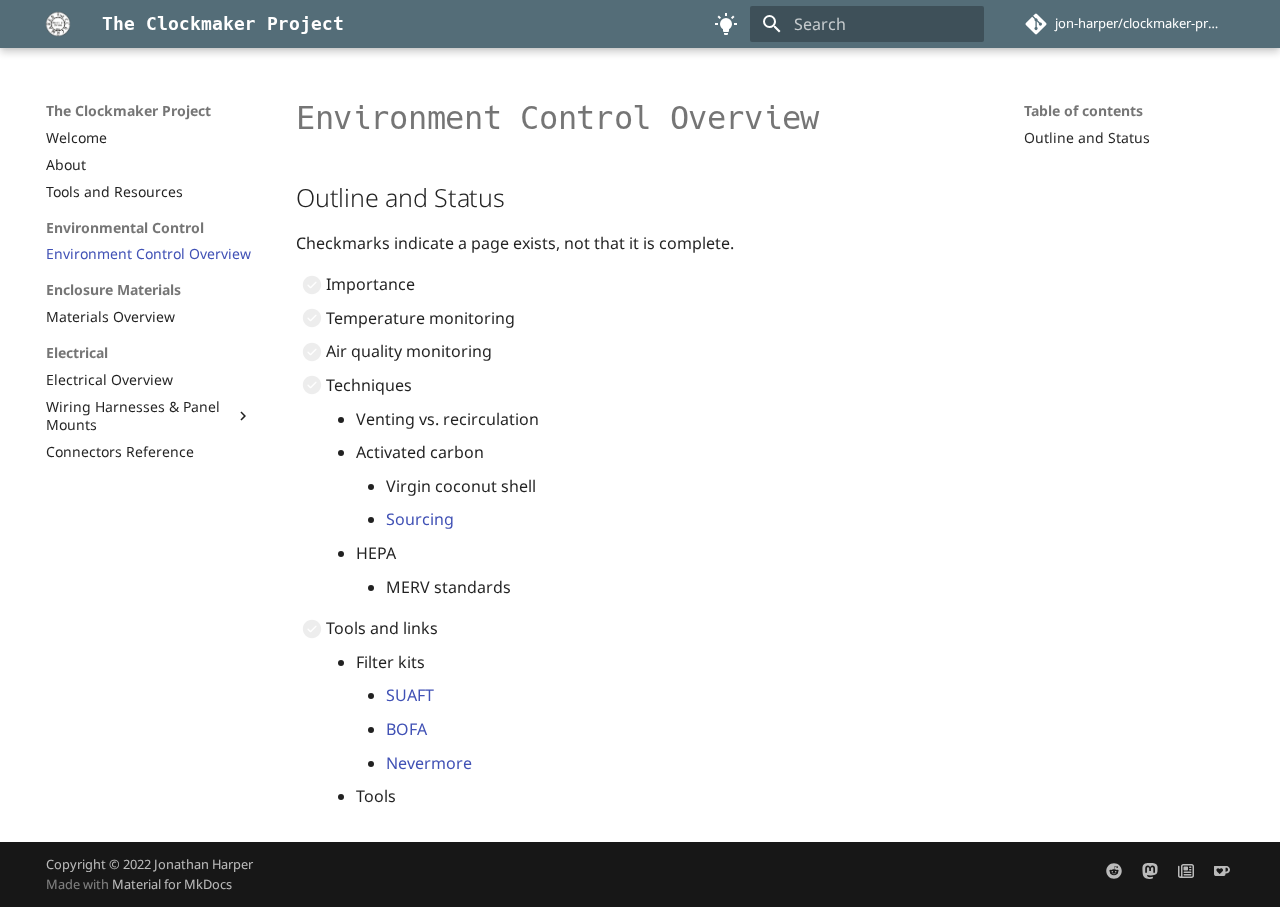
<file: air/index.html>
<!doctype html>
<html lang="en" class="no-js">
  <head>
    
      <meta charset="utf-8">
      <meta name="viewport" content="width=device-width,initial-scale=1">
      
        <meta name="description" content="Documentation for The Clockmaker Project.">
      
      
        <meta name="author" content="Jon Harper">
      
      
        <link rel="canonical" href="https://jon-harper.github.io/clockmaker-project/air/">
      
      
        <link rel="prev" href="../resources/">
      
      
        <link rel="next" href="../materials/">
      
      <link rel="icon" href="../img/logo3.png">
      <meta name="generator" content="mkdocs-1.4.3, mkdocs-material-9.1.15">
    
    
      
        <title>Environment Control Overview - The Clockmaker Project</title>
      
    
    
      <link rel="stylesheet" href="../assets/stylesheets/main.26e3688c.min.css">
      
        
        <link rel="stylesheet" href="../assets/stylesheets/palette.ecc896b0.min.css">
      
      

    
    
    
      
        
        
        <link rel="preconnect" href="https://fonts.gstatic.com" crossorigin>
        <link rel="stylesheet" href="https://fonts.googleapis.com/css?family=Noto+Sans:300,300i,400,400i,700,700i%7CRoboto+Mono:400,400i,700,700i&display=fallback">
        <style>:root{--md-text-font:"Noto Sans";--md-code-font:"Roboto Mono"}</style>
      
    
    
      <link rel="stylesheet" href="../assets/stylesheets/neoteroi.css">
    
      <link rel="stylesheet" href="../assets/stylesheets/extra.css">
    
    <script>__md_scope=new URL("..",location),__md_hash=e=>[...e].reduce((e,_)=>(e<<5)-e+_.charCodeAt(0),0),__md_get=(e,_=localStorage,t=__md_scope)=>JSON.parse(_.getItem(t.pathname+"."+e)),__md_set=(e,_,t=localStorage,a=__md_scope)=>{try{t.setItem(a.pathname+"."+e,JSON.stringify(_))}catch(e){}}</script>
    
      

    
    
    
  </head>
  
  
    
    
      
    
    
    
    
    <body dir="ltr" data-md-color-scheme="default" data-md-color-primary="blue-grey" data-md-color-accent="amber">
  
    
    
      <script>var palette=__md_get("__palette");if(palette&&"object"==typeof palette.color)for(var key of Object.keys(palette.color))document.body.setAttribute("data-md-color-"+key,palette.color[key])</script>
    
    <input class="md-toggle" data-md-toggle="drawer" type="checkbox" id="__drawer" autocomplete="off">
    <input class="md-toggle" data-md-toggle="search" type="checkbox" id="__search" autocomplete="off">
    <label class="md-overlay" for="__drawer"></label>
    <div data-md-component="skip">
      
        
        <a href="#outline-and-status" class="md-skip">
          Skip to content
        </a>
      
    </div>
    <div data-md-component="announce">
      
    </div>
    
    
      

  

<header class="md-header md-header--shadow" data-md-component="header">
  <nav class="md-header__inner md-grid" aria-label="Header">
    <a href=".." title="The Clockmaker Project" class="md-header__button md-logo" aria-label="The Clockmaker Project" data-md-component="logo">
      
  <img src="../img/logo3.png" alt="logo">

    </a>
    <label class="md-header__button md-icon" for="__drawer">
      <svg xmlns="http://www.w3.org/2000/svg" viewBox="0 0 24 24"><path d="M3 6h18v2H3V6m0 5h18v2H3v-2m0 5h18v2H3v-2Z"/></svg>
    </label>
    <div class="md-header__title" data-md-component="header-title">
      <div class="md-header__ellipsis">
        <div class="md-header__topic">
          <span class="md-ellipsis">
            The Clockmaker Project
          </span>
        </div>
        <div class="md-header__topic" data-md-component="header-topic">
          <span class="md-ellipsis">
            
              Environment Control Overview
            
          </span>
        </div>
      </div>
    </div>
    
      
        <form class="md-header__option" data-md-component="palette">
          
            
            
            
            <input class="md-option" data-md-color-media="" data-md-color-scheme="default" data-md-color-primary="blue-grey" data-md-color-accent="amber"  aria-label="Switch to dark mode"  type="radio" name="__palette" id="__palette_1">
            
              <label class="md-header__button md-icon" title="Switch to dark mode" for="__palette_2" hidden>
                <svg xmlns="http://www.w3.org/2000/svg" viewBox="0 0 24 24"><path d="M12 6a6 6 0 0 1 6 6c0 2.22-1.21 4.16-3 5.2V19a1 1 0 0 1-1 1h-4a1 1 0 0 1-1-1v-1.8c-1.79-1.04-3-2.98-3-5.2a6 6 0 0 1 6-6m2 15v1a1 1 0 0 1-1 1h-2a1 1 0 0 1-1-1v-1h4m6-10h3v2h-3v-2M1 11h3v2H1v-2M13 1v3h-2V1h2M4.92 3.5l2.13 2.14-1.42 1.41L3.5 4.93 4.92 3.5m12.03 2.13 2.12-2.13 1.43 1.43-2.13 2.12-1.42-1.42Z"/></svg>
              </label>
            
          
            
            
            
            <input class="md-option" data-md-color-media="" data-md-color-scheme="slate" data-md-color-primary="amber" data-md-color-accent="blue-grey"  aria-label="Switch to light mode"  type="radio" name="__palette" id="__palette_2">
            
              <label class="md-header__button md-icon" title="Switch to light mode" for="__palette_1" hidden>
                <svg xmlns="http://www.w3.org/2000/svg" viewBox="0 0 24 24"><path d="M12 2C9.76 2 7.78 3.05 6.5 4.68l1.43 1.43C8.84 4.84 10.32 4 12 4a5 5 0 0 1 5 5c0 1.68-.84 3.16-2.11 4.06l1.42 1.44C17.94 13.21 19 11.24 19 9a7 7 0 0 0-7-7M3.28 4 2 5.27 5.04 8.3C5 8.53 5 8.76 5 9c0 2.38 1.19 4.47 3 5.74V17a1 1 0 0 0 1 1h5.73l4 4L20 20.72 3.28 4m3.95 6.5 5.5 5.5H10v-2.42a5.004 5.004 0 0 1-2.77-3.08M9 20v1a1 1 0 0 0 1 1h4a1 1 0 0 0 1-1v-1H9Z"/></svg>
              </label>
            
          
        </form>
      
    
    
    
      <label class="md-header__button md-icon" for="__search">
        <svg xmlns="http://www.w3.org/2000/svg" viewBox="0 0 24 24"><path d="M9.5 3A6.5 6.5 0 0 1 16 9.5c0 1.61-.59 3.09-1.56 4.23l.27.27h.79l5 5-1.5 1.5-5-5v-.79l-.27-.27A6.516 6.516 0 0 1 9.5 16 6.5 6.5 0 0 1 3 9.5 6.5 6.5 0 0 1 9.5 3m0 2C7 5 5 7 5 9.5S7 14 9.5 14 14 12 14 9.5 12 5 9.5 5Z"/></svg>
      </label>
      <div class="md-search" data-md-component="search" role="dialog">
  <label class="md-search__overlay" for="__search"></label>
  <div class="md-search__inner" role="search">
    <form class="md-search__form" name="search">
      <input type="text" class="md-search__input" name="query" aria-label="Search" placeholder="Search" autocapitalize="off" autocorrect="off" autocomplete="off" spellcheck="false" data-md-component="search-query" required>
      <label class="md-search__icon md-icon" for="__search">
        <svg xmlns="http://www.w3.org/2000/svg" viewBox="0 0 24 24"><path d="M9.5 3A6.5 6.5 0 0 1 16 9.5c0 1.61-.59 3.09-1.56 4.23l.27.27h.79l5 5-1.5 1.5-5-5v-.79l-.27-.27A6.516 6.516 0 0 1 9.5 16 6.5 6.5 0 0 1 3 9.5 6.5 6.5 0 0 1 9.5 3m0 2C7 5 5 7 5 9.5S7 14 9.5 14 14 12 14 9.5 12 5 9.5 5Z"/></svg>
        <svg xmlns="http://www.w3.org/2000/svg" viewBox="0 0 24 24"><path d="M20 11v2H8l5.5 5.5-1.42 1.42L4.16 12l7.92-7.92L13.5 5.5 8 11h12Z"/></svg>
      </label>
      <nav class="md-search__options" aria-label="Search">
        
        <button type="reset" class="md-search__icon md-icon" title="Clear" aria-label="Clear" tabindex="-1">
          <svg xmlns="http://www.w3.org/2000/svg" viewBox="0 0 24 24"><path d="M19 6.41 17.59 5 12 10.59 6.41 5 5 6.41 10.59 12 5 17.59 6.41 19 12 13.41 17.59 19 19 17.59 13.41 12 19 6.41Z"/></svg>
        </button>
      </nav>
      
    </form>
    <div class="md-search__output">
      <div class="md-search__scrollwrap" data-md-scrollfix>
        <div class="md-search-result" data-md-component="search-result">
          <div class="md-search-result__meta">
            Initializing search
          </div>
          <ol class="md-search-result__list" role="presentation"></ol>
        </div>
      </div>
    </div>
  </div>
</div>
    
    
      <div class="md-header__source">
        <a href="https://github.com/jon-harper/clockmaker-project" title="Go to repository" class="md-source" data-md-component="source">
  <div class="md-source__icon md-icon">
    
    <svg xmlns="http://www.w3.org/2000/svg" viewBox="0 0 448 512"><!--! Font Awesome Free 6.4.0 by @fontawesome - https://fontawesome.com License - https://fontawesome.com/license/free (Icons: CC BY 4.0, Fonts: SIL OFL 1.1, Code: MIT License) Copyright 2023 Fonticons, Inc.--><path d="M439.55 236.05 244 40.45a28.87 28.87 0 0 0-40.81 0l-40.66 40.63 51.52 51.52c27.06-9.14 52.68 16.77 43.39 43.68l49.66 49.66c34.23-11.8 61.18 31 35.47 56.69-26.49 26.49-70.21-2.87-56-37.34L240.22 199v121.85c25.3 12.54 22.26 41.85 9.08 55a34.34 34.34 0 0 1-48.55 0c-17.57-17.6-11.07-46.91 11.25-56v-123c-20.8-8.51-24.6-30.74-18.64-45L142.57 101 8.45 235.14a28.86 28.86 0 0 0 0 40.81l195.61 195.6a28.86 28.86 0 0 0 40.8 0l194.69-194.69a28.86 28.86 0 0 0 0-40.81z"/></svg>
  </div>
  <div class="md-source__repository">
    jon-harper/clockmaker-project
  </div>
</a>
      </div>
    
  </nav>
  
</header>
    
    <div class="md-container" data-md-component="container">
      
      
        
          
        
      
      <main class="md-main" data-md-component="main">
        <div class="md-main__inner md-grid">
          
            
              
              <div class="md-sidebar md-sidebar--primary" data-md-component="sidebar" data-md-type="navigation" >
                <div class="md-sidebar__scrollwrap">
                  <div class="md-sidebar__inner">
                    


<nav class="md-nav md-nav--primary" aria-label="Navigation" data-md-level="0">
  <label class="md-nav__title" for="__drawer">
    <a href=".." title="The Clockmaker Project" class="md-nav__button md-logo" aria-label="The Clockmaker Project" data-md-component="logo">
      
  <img src="../img/logo3.png" alt="logo">

    </a>
    The Clockmaker Project
  </label>
  
    <div class="md-nav__source">
      <a href="https://github.com/jon-harper/clockmaker-project" title="Go to repository" class="md-source" data-md-component="source">
  <div class="md-source__icon md-icon">
    
    <svg xmlns="http://www.w3.org/2000/svg" viewBox="0 0 448 512"><!--! Font Awesome Free 6.4.0 by @fontawesome - https://fontawesome.com License - https://fontawesome.com/license/free (Icons: CC BY 4.0, Fonts: SIL OFL 1.1, Code: MIT License) Copyright 2023 Fonticons, Inc.--><path d="M439.55 236.05 244 40.45a28.87 28.87 0 0 0-40.81 0l-40.66 40.63 51.52 51.52c27.06-9.14 52.68 16.77 43.39 43.68l49.66 49.66c34.23-11.8 61.18 31 35.47 56.69-26.49 26.49-70.21-2.87-56-37.34L240.22 199v121.85c25.3 12.54 22.26 41.85 9.08 55a34.34 34.34 0 0 1-48.55 0c-17.57-17.6-11.07-46.91 11.25-56v-123c-20.8-8.51-24.6-30.74-18.64-45L142.57 101 8.45 235.14a28.86 28.86 0 0 0 0 40.81l195.61 195.6a28.86 28.86 0 0 0 40.8 0l194.69-194.69a28.86 28.86 0 0 0 0-40.81z"/></svg>
  </div>
  <div class="md-source__repository">
    jon-harper/clockmaker-project
  </div>
</a>
    </div>
  
  <ul class="md-nav__list" data-md-scrollfix>
    
      
      
      

  
  
  
    <li class="md-nav__item">
      <a href=".." class="md-nav__link">
        Welcome
      </a>
    </li>
  

    
      
      
      

  
  
  
    <li class="md-nav__item">
      <a href="../about/" class="md-nav__link">
        About
      </a>
    </li>
  

    
      
      
      

  
  
  
    <li class="md-nav__item">
      <a href="../resources/" class="md-nav__link">
        Tools and Resources
      </a>
    </li>
  

    
      
      
      

  
  
    
  
  
    
      
    
    <li class="md-nav__item md-nav__item--active md-nav__item--section md-nav__item--nested">
      
      
      
      
      <input class="md-nav__toggle md-toggle " type="checkbox" id="__nav_4" checked>
      
      
      
        <label class="md-nav__link" for="__nav_4" id="__nav_4_label" tabindex="0">
          Environmental Control
          <span class="md-nav__icon md-icon"></span>
        </label>
      
      <nav class="md-nav" data-md-level="1" aria-labelledby="__nav_4_label" aria-expanded="true">
        <label class="md-nav__title" for="__nav_4">
          <span class="md-nav__icon md-icon"></span>
          Environmental Control
        </label>
        <ul class="md-nav__list" data-md-scrollfix>
          
            
              
  
  
    
  
  
    <li class="md-nav__item md-nav__item--active">
      
      <input class="md-nav__toggle md-toggle" type="checkbox" id="__toc">
      
      
      
        <label class="md-nav__link md-nav__link--active" for="__toc">
          Environment Control Overview
          <span class="md-nav__icon md-icon"></span>
        </label>
      
      <a href="./" class="md-nav__link md-nav__link--active">
        Environment Control Overview
      </a>
      
        

<nav class="md-nav md-nav--secondary" aria-label="Table of contents">
  
  
  
  
    <label class="md-nav__title" for="__toc">
      <span class="md-nav__icon md-icon"></span>
      Table of contents
    </label>
    <ul class="md-nav__list" data-md-component="toc" data-md-scrollfix>
      
        <li class="md-nav__item">
  <a href="#outline-and-status" class="md-nav__link">
    Outline and Status
  </a>
  
</li>
      
    </ul>
  
</nav>
      
    </li>
  

            
          
        </ul>
      </nav>
    </li>
  

    
      
      
      

  
  
  
    
      
    
    <li class="md-nav__item md-nav__item--section md-nav__item--nested">
      
      
      
      
      <input class="md-nav__toggle md-toggle " type="checkbox" id="__nav_5" >
      
      
      
        <label class="md-nav__link" for="__nav_5" id="__nav_5_label" tabindex="0">
          Enclosure Materials
          <span class="md-nav__icon md-icon"></span>
        </label>
      
      <nav class="md-nav" data-md-level="1" aria-labelledby="__nav_5_label" aria-expanded="false">
        <label class="md-nav__title" for="__nav_5">
          <span class="md-nav__icon md-icon"></span>
          Enclosure Materials
        </label>
        <ul class="md-nav__list" data-md-scrollfix>
          
            
              
  
  
  
    <li class="md-nav__item">
      <a href="../materials/" class="md-nav__link">
        Materials Overview
      </a>
    </li>
  

            
          
        </ul>
      </nav>
    </li>
  

    
      
      
      

  
  
  
    
      
    
    <li class="md-nav__item md-nav__item--section md-nav__item--nested">
      
      
      
      
      <input class="md-nav__toggle md-toggle " type="checkbox" id="__nav_6" >
      
      
      
        <label class="md-nav__link" for="__nav_6" id="__nav_6_label" tabindex="0">
          Electrical
          <span class="md-nav__icon md-icon"></span>
        </label>
      
      <nav class="md-nav" data-md-level="1" aria-labelledby="__nav_6_label" aria-expanded="false">
        <label class="md-nav__title" for="__nav_6">
          <span class="md-nav__icon md-icon"></span>
          Electrical
        </label>
        <ul class="md-nav__list" data-md-scrollfix>
          
            
              
  
  
  
    <li class="md-nav__item">
      <a href="../wiring/" class="md-nav__link">
        Electrical Overview
      </a>
    </li>
  

            
          
            
              
  
  
  
    
    <li class="md-nav__item md-nav__item--nested">
      
      
      
      
      <input class="md-nav__toggle md-toggle " type="checkbox" id="__nav_6_2" >
      
      
      
        <label class="md-nav__link" for="__nav_6_2" id="__nav_6_2_label" tabindex="0">
          Wiring Harnesses & Panel Mounts
          <span class="md-nav__icon md-icon"></span>
        </label>
      
      <nav class="md-nav" data-md-level="2" aria-labelledby="__nav_6_2_label" aria-expanded="false">
        <label class="md-nav__title" for="__nav_6_2">
          <span class="md-nav__icon md-icon"></span>
          Wiring Harnesses & Panel Mounts
        </label>
        <ul class="md-nav__list" data-md-scrollfix>
          
            
              
  
  
  
    <li class="md-nav__item">
      <a href="../wiring/panel_tips/" class="md-nav__link">
        Panel Mount & Harness Tips
      </a>
    </li>
  

            
          
            
              
  
  
  
    <li class="md-nav__item">
      <a href="../wiring/single/" class="md-nav__link">
        Single Components
      </a>
    </li>
  

            
          
            
              
  
  
  
    <li class="md-nav__item">
      <a href="../wiring/multi/" class="md-nav__link">
        Composite Connectors, Part 1
      </a>
    </li>
  

            
          
            
              
  
  
  
    <li class="md-nav__item">
      <a href="../wiring/multi2/" class="md-nav__link">
        Composite Connectors, Part 2
      </a>
    </li>
  

            
          
        </ul>
      </nav>
    </li>
  

            
          
            
              
  
  
  
    <li class="md-nav__item">
      <a href="../wiring/connectors/" class="md-nav__link">
        Connectors Reference
      </a>
    </li>
  

            
          
        </ul>
      </nav>
    </li>
  

    
  </ul>
</nav>
                  </div>
                </div>
              </div>
            
            
              
              <div class="md-sidebar md-sidebar--secondary" data-md-component="sidebar" data-md-type="toc" >
                <div class="md-sidebar__scrollwrap">
                  <div class="md-sidebar__inner">
                    

<nav class="md-nav md-nav--secondary" aria-label="Table of contents">
  
  
  
  
    <label class="md-nav__title" for="__toc">
      <span class="md-nav__icon md-icon"></span>
      Table of contents
    </label>
    <ul class="md-nav__list" data-md-component="toc" data-md-scrollfix>
      
        <li class="md-nav__item">
  <a href="#outline-and-status" class="md-nav__link">
    Outline and Status
  </a>
  
</li>
      
    </ul>
  
</nav>
                  </div>
                </div>
              </div>
            
          
          
            <div class="md-content" data-md-component="content">
              <article class="md-content__inner md-typeset">
                
                  


  <h1>Environment Control Overview</h1>

<h2 id="outline-and-status">Outline and Status</h2>
<p>Checkmarks indicate a page exists, not that it is complete.</p>
<ul class="task-list">
<li class="task-list-item"><label class="task-list-control"><input type="checkbox" disabled/><span class="task-list-indicator"></span></label> Importance</li>
<li class="task-list-item"><label class="task-list-control"><input type="checkbox" disabled/><span class="task-list-indicator"></span></label> Temperature monitoring</li>
<li class="task-list-item"><label class="task-list-control"><input type="checkbox" disabled/><span class="task-list-indicator"></span></label> Air quality monitoring</li>
<li class="task-list-item"><label class="task-list-control"><input type="checkbox" disabled/><span class="task-list-indicator"></span></label> Techniques<ul>
<li>Venting vs. recirculation</li>
<li>Activated carbon<ul>
<li>Virgin coconut shell</li>
<li><a href="https://github.com/nevermore3d/Nevermore_Micro#sourcing-the-proper-acid-free-carbon" title="Sourcing Activated Carbon">Sourcing</a></li>
</ul>
</li>
<li>HEPA<ul>
<li>MERV standards</li>
</ul>
</li>
</ul>
</li>
<li class="task-list-item"><label class="task-list-control"><input type="checkbox" disabled/><span class="task-list-indicator"></span></label> Tools and links<ul>
<li>Filter kits<ul>
<li><a href="https://github.com/jon-harper/air_filter" title="SUAFT - The Still Unnamed Air Filter Thing">SUAFT</a></li>
<li><a href="https://www.printedsolid.com/collections/bofa-air-filters" title="Printed Solid: BOFA Air Filters">BOFA</a></li>
<li><a href="https://github.com/nevermore3d/Nevermore_Micro" title="GitHub: Nevermore Micro">Nevermore</a></li>
</ul>
</li>
<li>Tools</li>
</ul>
</li>
</ul>





                
              </article>
            </div>
          
          
        </div>
        
          <button type="button" class="md-top md-icon" data-md-component="top" hidden>
            <svg xmlns="http://www.w3.org/2000/svg" viewBox="0 0 24 24"><path d="M13 20h-2V8l-5.5 5.5-1.42-1.42L12 4.16l7.92 7.92-1.42 1.42L13 8v12Z"/></svg>
            Back to top
          </button>
        
      </main>
      
        <footer class="md-footer">
  
  <div class="md-footer-meta md-typeset">
    <div class="md-footer-meta__inner md-grid">
      <div class="md-copyright">
  
    <div class="md-copyright__highlight">
      Copyright &copy; 2022 Jonathan Harper
    </div>
  
  
    Made with
    <a href="https://squidfunk.github.io/mkdocs-material/" target="_blank" rel="noopener">
      Material for MkDocs
    </a>
  
</div>
      
        <div class="md-social">
  
    
    
    
    
    <a href="https://www.reddit.com/user/jonspaceharper" target="_blank" rel="noopener" title="u/jonspaceharper on Reddit" class="md-social__link">
      <svg xmlns="http://www.w3.org/2000/svg" viewBox="0 0 512 512"><!--! Font Awesome Free 6.4.0 by @fontawesome - https://fontawesome.com License - https://fontawesome.com/license/free (Icons: CC BY 4.0, Fonts: SIL OFL 1.1, Code: MIT License) Copyright 2023 Fonticons, Inc.--><path d="M201.5 305.5c-13.8 0-24.9-11.1-24.9-24.6 0-13.8 11.1-24.9 24.9-24.9 13.6 0 24.6 11.1 24.6 24.9 0 13.6-11.1 24.6-24.6 24.6zM504 256c0 137-111 248-248 248S8 393 8 256 119 8 256 8s248 111 248 248zm-132.3-41.2c-9.4 0-17.7 3.9-23.8 10-22.4-15.5-52.6-25.5-86.1-26.6l17.4-78.3 55.4 12.5c0 13.6 11.1 24.6 24.6 24.6 13.8 0 24.9-11.3 24.9-24.9s-11.1-24.9-24.9-24.9c-9.7 0-18 5.8-22.1 13.8l-61.2-13.6c-3-.8-6.1 1.4-6.9 4.4l-19.1 86.4c-33.2 1.4-63.1 11.3-85.5 26.8-6.1-6.4-14.7-10.2-24.1-10.2-34.9 0-46.3 46.9-14.4 62.8-1.1 5-1.7 10.2-1.7 15.5 0 52.6 59.2 95.2 132 95.2 73.1 0 132.3-42.6 132.3-95.2 0-5.3-.6-10.8-1.9-15.8 31.3-16 19.8-62.5-14.9-62.5zM302.8 331c-18.2 18.2-76.1 17.9-93.6 0-2.2-2.2-6.1-2.2-8.3 0-2.5 2.5-2.5 6.4 0 8.6 22.8 22.8 87.3 22.8 110.2 0 2.5-2.2 2.5-6.1 0-8.6-2.2-2.2-6.1-2.2-8.3 0zm7.7-75c-13.6 0-24.6 11.1-24.6 24.9 0 13.6 11.1 24.6 24.6 24.6 13.8 0 24.9-11.1 24.9-24.6 0-13.8-11-24.9-24.9-24.9z"/></svg>
    </a>
  
    
    
      
    
    
    
    <a href="https://mastodon.online/@jonspaceharper" target="_blank" rel="noopener me" title="Mastodon: jonspaceharper@mastodon.online" class="md-social__link">
      <svg xmlns="http://www.w3.org/2000/svg" viewBox="0 0 24 24"><path d="M23.268 5.313c-.35-2.578-2.617-4.61-5.304-5.004C17.51.242 15.792 0 11.813 0h-.03c-3.98 0-4.835.242-5.288.309C3.882.692 1.496 2.518.917 5.127.64 6.412.61 7.837.661 9.143c.074 1.874.088 3.745.26 5.611.118 1.24.325 2.47.62 3.68.55 2.237 2.777 4.098 4.96 4.857 2.336.792 4.849.923 7.256.38.265-.061.527-.132.786-.213.585-.184 1.27-.39 1.774-.753a.057.057 0 0 0 .023-.043v-1.809a.052.052 0 0 0-.02-.041.053.053 0 0 0-.046-.01 20.282 20.282 0 0 1-4.709.545c-2.73 0-3.463-1.284-3.674-1.818a5.593 5.593 0 0 1-.319-1.433.053.053 0 0 1 .066-.054c1.517.363 3.072.546 4.632.546.376 0 .75 0 1.125-.01 1.57-.044 3.224-.124 4.768-.422.038-.008.077-.015.11-.024 2.435-.464 4.753-1.92 4.989-5.604.008-.145.03-1.52.03-1.67.002-.512.167-3.63-.024-5.545zm-3.748 9.195h-2.561V8.29c0-1.309-.55-1.976-1.67-1.976-1.23 0-1.846.79-1.846 2.35v3.403h-2.546V8.663c0-1.56-.617-2.35-1.848-2.35-1.112 0-1.668.668-1.67 1.977v6.218H4.822V8.102c0-1.31.337-2.35 1.011-3.12.696-.77 1.608-1.164 2.74-1.164 1.311 0 2.302.5 2.962 1.498l.638 1.06.638-1.06c.66-.999 1.65-1.498 2.96-1.498 1.13 0 2.043.395 2.74 1.164.675.77 1.012 1.81 1.012 3.12z"/></svg>
    </a>
  
    
    
    
    
    <a href="https://post.news/jonspaceharper" target="_blank" rel="noopener" title="Post.news: jonspaceharper" class="md-social__link">
      <svg xmlns="http://www.w3.org/2000/svg" viewBox="0 0 512 512"><!--! Font Awesome Free 6.4.0 by @fontawesome - https://fontawesome.com License - https://fontawesome.com/license/free (Icons: CC BY 4.0, Fonts: SIL OFL 1.1, Code: MIT License) Copyright 2023 Fonticons, Inc.--><path d="M168 80c-13.3 0-24 10.7-24 24v304c0 8.4-1.4 16.5-4.1 24H440c13.3 0 24-10.7 24-24V104c0-13.3-10.7-24-24-24H168zM72 480c-39.8 0-72-32.2-72-72V112c0-13.3 10.7-24 24-24s24 10.7 24 24v296c0 13.3 10.7 24 24 24s24-10.7 24-24V104c0-39.8 32.2-72 72-72h272c39.8 0 72 32.2 72 72v304c0 39.8-32.2 72-72 72H72zm104-344c0-13.3 10.7-24 24-24h96c13.3 0 24 10.7 24 24v80c0 13.3-10.7 24-24 24h-96c-13.3 0-24-10.7-24-24v-80zm200-24h32c13.3 0 24 10.7 24 24s-10.7 24-24 24h-32c-13.3 0-24-10.7-24-24s10.7-24 24-24zm0 80h32c13.3 0 24 10.7 24 24s-10.7 24-24 24h-32c-13.3 0-24-10.7-24-24s10.7-24 24-24zm-176 80h208c13.3 0 24 10.7 24 24s-10.7 24-24 24H200c-13.3 0-24-10.7-24-24s10.7-24 24-24zm0 80h208c13.3 0 24 10.7 24 24s-10.7 24-24 24H200c-13.3 0-24-10.7-24-24s10.7-24 24-24z"/></svg>
    </a>
  
    
    
    
    
    <a href="https://ko-fi.com/jonspaceharper" target="_blank" rel="noopener" title="Support me on Ko-Fi!" class="md-social__link">
      <svg xmlns="http://www.w3.org/2000/svg" viewBox="0 0 24 24"><path d="M23.881 8.948c-.773-4.085-4.859-4.593-4.859-4.593H.723c-.604 0-.679.798-.679.798s-.082 7.324-.022 11.822c.164 2.424 2.586 2.672 2.586 2.672s8.267-.023 11.966-.049c2.438-.426 2.683-2.566 2.658-3.734 4.352.24 7.422-2.831 6.649-6.916zm-11.062 3.511c-1.246 1.453-4.011 3.976-4.011 3.976s-.121.119-.31.023c-.076-.057-.108-.09-.108-.09-.443-.441-3.368-3.049-4.034-3.954-.709-.965-1.041-2.7-.091-3.71.951-1.01 3.005-1.086 4.363.407 0 0 1.565-1.782 3.468-.963 1.904.82 1.832 3.011.723 4.311zm6.173.478c-.928.116-1.682.028-1.682.028V7.284h1.77s1.971.551 1.971 2.638c0 1.913-.985 2.667-2.059 3.015z"/></svg>
    </a>
  
</div>
      
    </div>
  </div>
</footer>
      
    </div>
    <div class="md-dialog" data-md-component="dialog">
      <div class="md-dialog__inner md-typeset"></div>
    </div>
    
    <script id="__config" type="application/json">{"base": "..", "features": ["navigation.instant", "navigation.sections", "navigation.top"], "search": "../assets/javascripts/workers/search.208ed371.min.js", "translations": {"clipboard.copied": "Copied to clipboard", "clipboard.copy": "Copy to clipboard", "search.result.more.one": "1 more on this page", "search.result.more.other": "# more on this page", "search.result.none": "No matching documents", "search.result.one": "1 matching document", "search.result.other": "# matching documents", "search.result.placeholder": "Type to start searching", "search.result.term.missing": "Missing", "select.version": "Select version"}}</script>
    
    
      <script src="../assets/javascripts/bundle.b4d07000.min.js"></script>
      
    
  </body>
</html>
</file>
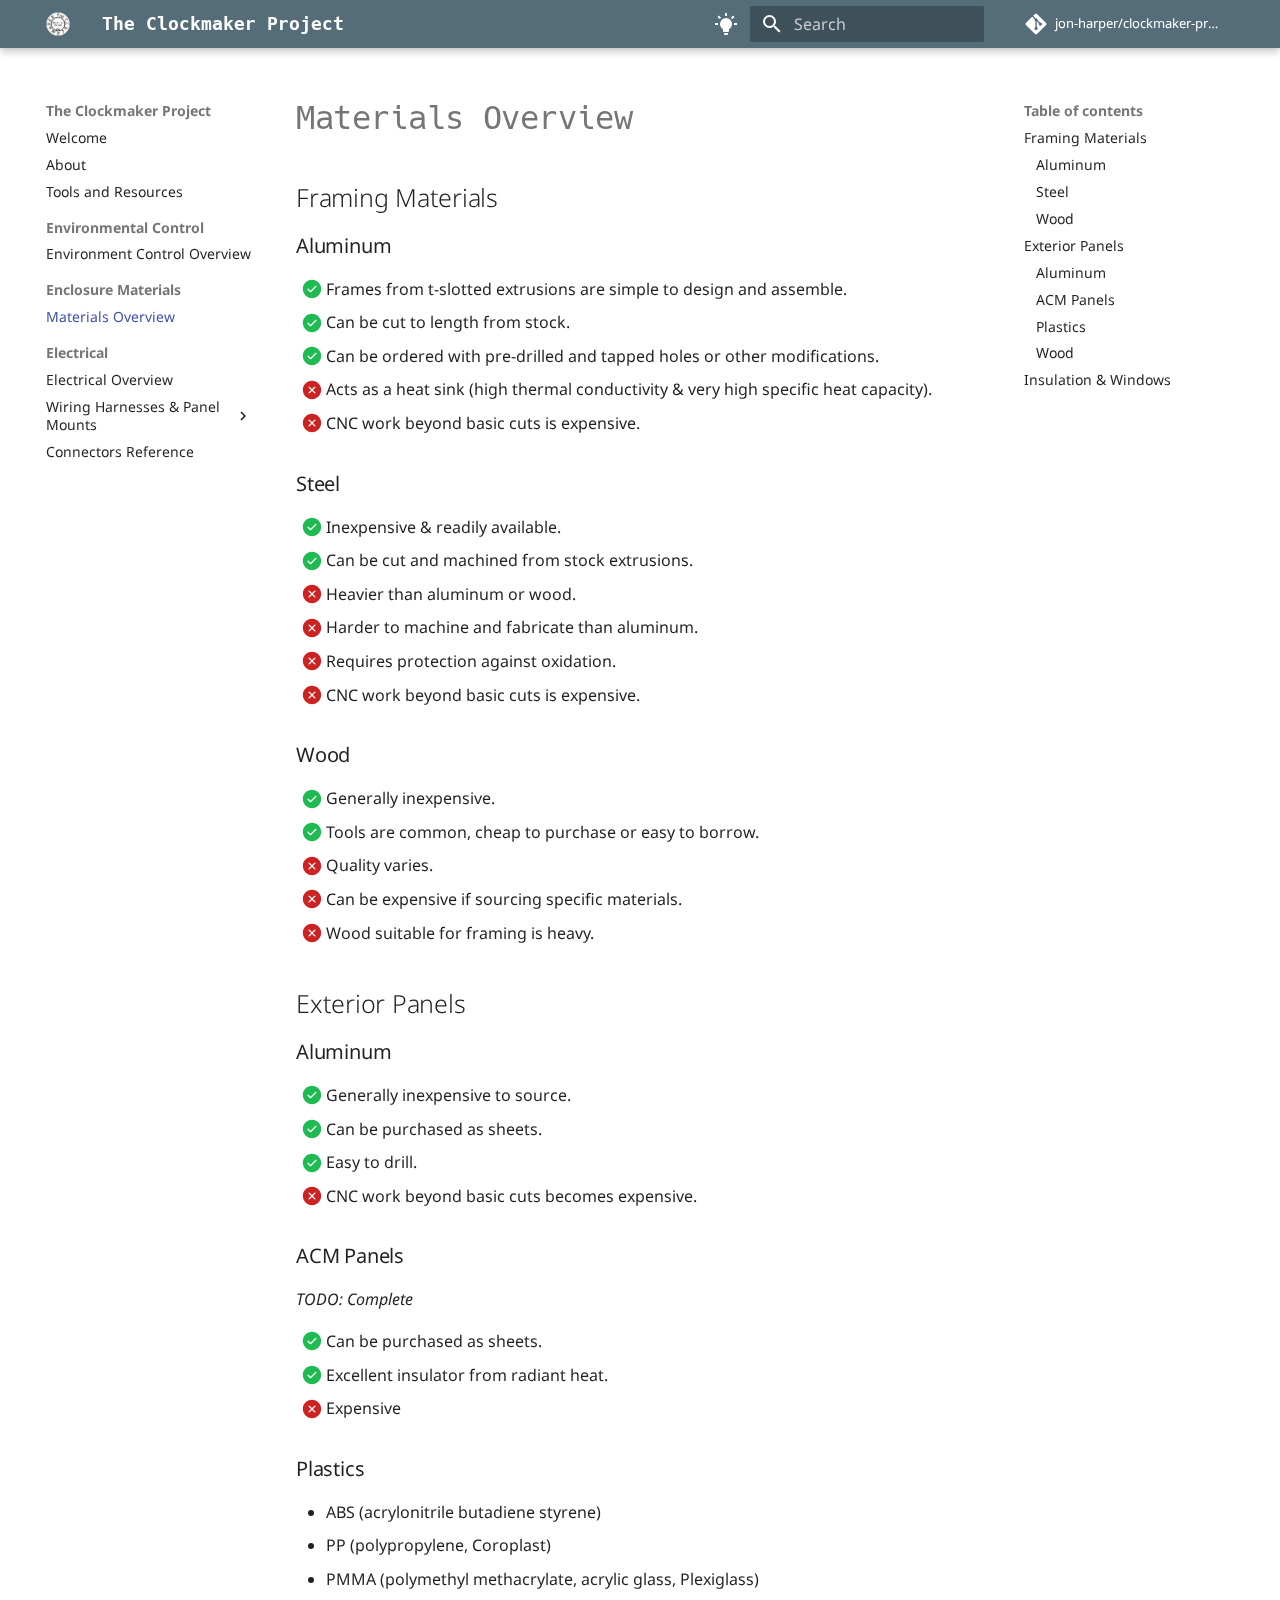
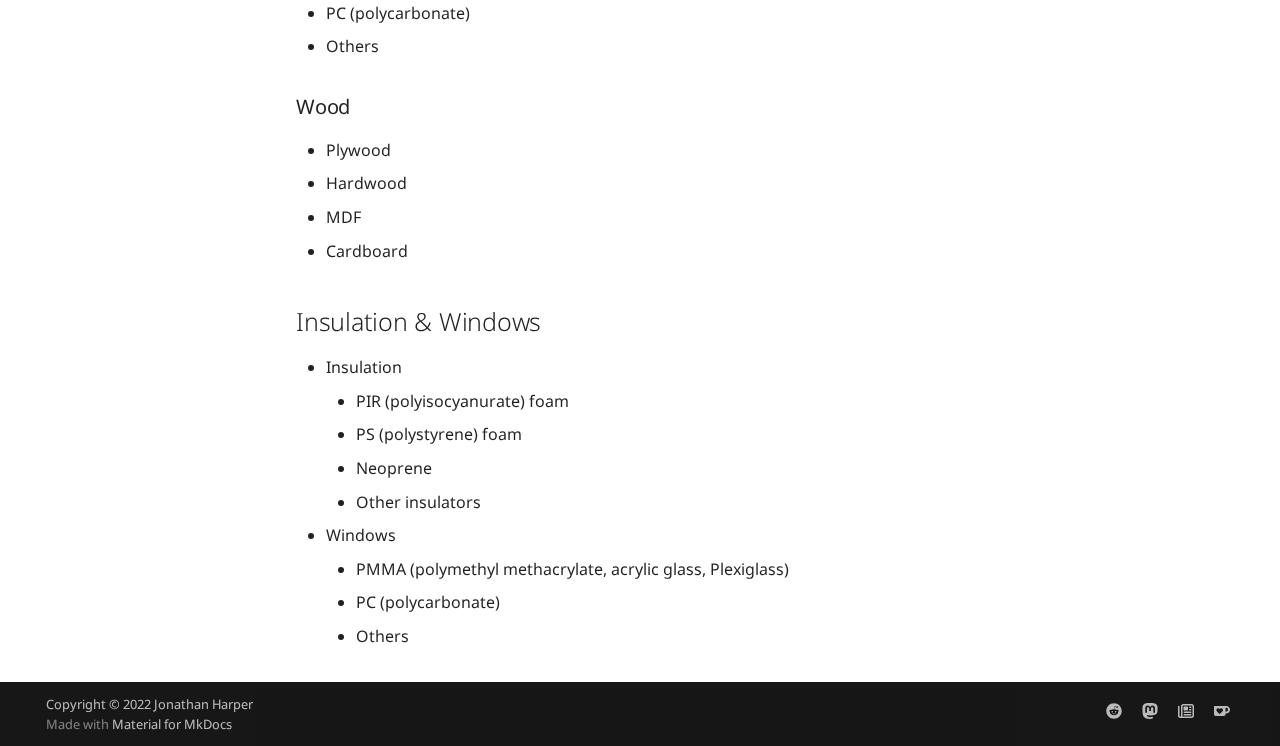
<file: materials/index.html>
<!doctype html>
<html lang="en" class="no-js">
  <head>
    
      <meta charset="utf-8">
      <meta name="viewport" content="width=device-width,initial-scale=1">
      
        <meta name="description" content="Documentation for The Clockmaker Project.">
      
      
        <meta name="author" content="Jon Harper">
      
      
        <link rel="canonical" href="https://jon-harper.github.io/clockmaker-project/materials/">
      
      
        <link rel="prev" href="../air/">
      
      
        <link rel="next" href="../wiring/">
      
      <link rel="icon" href="../img/logo3.png">
      <meta name="generator" content="mkdocs-1.4.3, mkdocs-material-9.1.15">
    
    
      
        <title>Materials Overview - The Clockmaker Project</title>
      
    
    
      <link rel="stylesheet" href="../assets/stylesheets/main.26e3688c.min.css">
      
        
        <link rel="stylesheet" href="../assets/stylesheets/palette.ecc896b0.min.css">
      
      

    
    
    
      
        
        
        <link rel="preconnect" href="https://fonts.gstatic.com" crossorigin>
        <link rel="stylesheet" href="https://fonts.googleapis.com/css?family=Noto+Sans:300,300i,400,400i,700,700i%7CRoboto+Mono:400,400i,700,700i&display=fallback">
        <style>:root{--md-text-font:"Noto Sans";--md-code-font:"Roboto Mono"}</style>
      
    
    
      <link rel="stylesheet" href="../assets/stylesheets/neoteroi.css">
    
      <link rel="stylesheet" href="../assets/stylesheets/extra.css">
    
    <script>__md_scope=new URL("..",location),__md_hash=e=>[...e].reduce((e,_)=>(e<<5)-e+_.charCodeAt(0),0),__md_get=(e,_=localStorage,t=__md_scope)=>JSON.parse(_.getItem(t.pathname+"."+e)),__md_set=(e,_,t=localStorage,a=__md_scope)=>{try{t.setItem(a.pathname+"."+e,JSON.stringify(_))}catch(e){}}</script>
    
      

    
    
    
  </head>
  
  
    
    
      
    
    
    
    
    <body dir="ltr" data-md-color-scheme="default" data-md-color-primary="blue-grey" data-md-color-accent="amber">
  
    
    
      <script>var palette=__md_get("__palette");if(palette&&"object"==typeof palette.color)for(var key of Object.keys(palette.color))document.body.setAttribute("data-md-color-"+key,palette.color[key])</script>
    
    <input class="md-toggle" data-md-toggle="drawer" type="checkbox" id="__drawer" autocomplete="off">
    <input class="md-toggle" data-md-toggle="search" type="checkbox" id="__search" autocomplete="off">
    <label class="md-overlay" for="__drawer"></label>
    <div data-md-component="skip">
      
        
        <a href="#framing-materials" class="md-skip">
          Skip to content
        </a>
      
    </div>
    <div data-md-component="announce">
      
    </div>
    
    
      

  

<header class="md-header md-header--shadow" data-md-component="header">
  <nav class="md-header__inner md-grid" aria-label="Header">
    <a href=".." title="The Clockmaker Project" class="md-header__button md-logo" aria-label="The Clockmaker Project" data-md-component="logo">
      
  <img src="../img/logo3.png" alt="logo">

    </a>
    <label class="md-header__button md-icon" for="__drawer">
      <svg xmlns="http://www.w3.org/2000/svg" viewBox="0 0 24 24"><path d="M3 6h18v2H3V6m0 5h18v2H3v-2m0 5h18v2H3v-2Z"/></svg>
    </label>
    <div class="md-header__title" data-md-component="header-title">
      <div class="md-header__ellipsis">
        <div class="md-header__topic">
          <span class="md-ellipsis">
            The Clockmaker Project
          </span>
        </div>
        <div class="md-header__topic" data-md-component="header-topic">
          <span class="md-ellipsis">
            
              Materials Overview
            
          </span>
        </div>
      </div>
    </div>
    
      
        <form class="md-header__option" data-md-component="palette">
          
            
            
            
            <input class="md-option" data-md-color-media="" data-md-color-scheme="default" data-md-color-primary="blue-grey" data-md-color-accent="amber"  aria-label="Switch to dark mode"  type="radio" name="__palette" id="__palette_1">
            
              <label class="md-header__button md-icon" title="Switch to dark mode" for="__palette_2" hidden>
                <svg xmlns="http://www.w3.org/2000/svg" viewBox="0 0 24 24"><path d="M12 6a6 6 0 0 1 6 6c0 2.22-1.21 4.16-3 5.2V19a1 1 0 0 1-1 1h-4a1 1 0 0 1-1-1v-1.8c-1.79-1.04-3-2.98-3-5.2a6 6 0 0 1 6-6m2 15v1a1 1 0 0 1-1 1h-2a1 1 0 0 1-1-1v-1h4m6-10h3v2h-3v-2M1 11h3v2H1v-2M13 1v3h-2V1h2M4.92 3.5l2.13 2.14-1.42 1.41L3.5 4.93 4.92 3.5m12.03 2.13 2.12-2.13 1.43 1.43-2.13 2.12-1.42-1.42Z"/></svg>
              </label>
            
          
            
            
            
            <input class="md-option" data-md-color-media="" data-md-color-scheme="slate" data-md-color-primary="amber" data-md-color-accent="blue-grey"  aria-label="Switch to light mode"  type="radio" name="__palette" id="__palette_2">
            
              <label class="md-header__button md-icon" title="Switch to light mode" for="__palette_1" hidden>
                <svg xmlns="http://www.w3.org/2000/svg" viewBox="0 0 24 24"><path d="M12 2C9.76 2 7.78 3.05 6.5 4.68l1.43 1.43C8.84 4.84 10.32 4 12 4a5 5 0 0 1 5 5c0 1.68-.84 3.16-2.11 4.06l1.42 1.44C17.94 13.21 19 11.24 19 9a7 7 0 0 0-7-7M3.28 4 2 5.27 5.04 8.3C5 8.53 5 8.76 5 9c0 2.38 1.19 4.47 3 5.74V17a1 1 0 0 0 1 1h5.73l4 4L20 20.72 3.28 4m3.95 6.5 5.5 5.5H10v-2.42a5.004 5.004 0 0 1-2.77-3.08M9 20v1a1 1 0 0 0 1 1h4a1 1 0 0 0 1-1v-1H9Z"/></svg>
              </label>
            
          
        </form>
      
    
    
    
      <label class="md-header__button md-icon" for="__search">
        <svg xmlns="http://www.w3.org/2000/svg" viewBox="0 0 24 24"><path d="M9.5 3A6.5 6.5 0 0 1 16 9.5c0 1.61-.59 3.09-1.56 4.23l.27.27h.79l5 5-1.5 1.5-5-5v-.79l-.27-.27A6.516 6.516 0 0 1 9.5 16 6.5 6.5 0 0 1 3 9.5 6.5 6.5 0 0 1 9.5 3m0 2C7 5 5 7 5 9.5S7 14 9.5 14 14 12 14 9.5 12 5 9.5 5Z"/></svg>
      </label>
      <div class="md-search" data-md-component="search" role="dialog">
  <label class="md-search__overlay" for="__search"></label>
  <div class="md-search__inner" role="search">
    <form class="md-search__form" name="search">
      <input type="text" class="md-search__input" name="query" aria-label="Search" placeholder="Search" autocapitalize="off" autocorrect="off" autocomplete="off" spellcheck="false" data-md-component="search-query" required>
      <label class="md-search__icon md-icon" for="__search">
        <svg xmlns="http://www.w3.org/2000/svg" viewBox="0 0 24 24"><path d="M9.5 3A6.5 6.5 0 0 1 16 9.5c0 1.61-.59 3.09-1.56 4.23l.27.27h.79l5 5-1.5 1.5-5-5v-.79l-.27-.27A6.516 6.516 0 0 1 9.5 16 6.5 6.5 0 0 1 3 9.5 6.5 6.5 0 0 1 9.5 3m0 2C7 5 5 7 5 9.5S7 14 9.5 14 14 12 14 9.5 12 5 9.5 5Z"/></svg>
        <svg xmlns="http://www.w3.org/2000/svg" viewBox="0 0 24 24"><path d="M20 11v2H8l5.5 5.5-1.42 1.42L4.16 12l7.92-7.92L13.5 5.5 8 11h12Z"/></svg>
      </label>
      <nav class="md-search__options" aria-label="Search">
        
        <button type="reset" class="md-search__icon md-icon" title="Clear" aria-label="Clear" tabindex="-1">
          <svg xmlns="http://www.w3.org/2000/svg" viewBox="0 0 24 24"><path d="M19 6.41 17.59 5 12 10.59 6.41 5 5 6.41 10.59 12 5 17.59 6.41 19 12 13.41 17.59 19 19 17.59 13.41 12 19 6.41Z"/></svg>
        </button>
      </nav>
      
    </form>
    <div class="md-search__output">
      <div class="md-search__scrollwrap" data-md-scrollfix>
        <div class="md-search-result" data-md-component="search-result">
          <div class="md-search-result__meta">
            Initializing search
          </div>
          <ol class="md-search-result__list" role="presentation"></ol>
        </div>
      </div>
    </div>
  </div>
</div>
    
    
      <div class="md-header__source">
        <a href="https://github.com/jon-harper/clockmaker-project" title="Go to repository" class="md-source" data-md-component="source">
  <div class="md-source__icon md-icon">
    
    <svg xmlns="http://www.w3.org/2000/svg" viewBox="0 0 448 512"><!--! Font Awesome Free 6.4.0 by @fontawesome - https://fontawesome.com License - https://fontawesome.com/license/free (Icons: CC BY 4.0, Fonts: SIL OFL 1.1, Code: MIT License) Copyright 2023 Fonticons, Inc.--><path d="M439.55 236.05 244 40.45a28.87 28.87 0 0 0-40.81 0l-40.66 40.63 51.52 51.52c27.06-9.14 52.68 16.77 43.39 43.68l49.66 49.66c34.23-11.8 61.18 31 35.47 56.69-26.49 26.49-70.21-2.87-56-37.34L240.22 199v121.85c25.3 12.54 22.26 41.85 9.08 55a34.34 34.34 0 0 1-48.55 0c-17.57-17.6-11.07-46.91 11.25-56v-123c-20.8-8.51-24.6-30.74-18.64-45L142.57 101 8.45 235.14a28.86 28.86 0 0 0 0 40.81l195.61 195.6a28.86 28.86 0 0 0 40.8 0l194.69-194.69a28.86 28.86 0 0 0 0-40.81z"/></svg>
  </div>
  <div class="md-source__repository">
    jon-harper/clockmaker-project
  </div>
</a>
      </div>
    
  </nav>
  
</header>
    
    <div class="md-container" data-md-component="container">
      
      
        
          
        
      
      <main class="md-main" data-md-component="main">
        <div class="md-main__inner md-grid">
          
            
              
              <div class="md-sidebar md-sidebar--primary" data-md-component="sidebar" data-md-type="navigation" >
                <div class="md-sidebar__scrollwrap">
                  <div class="md-sidebar__inner">
                    


<nav class="md-nav md-nav--primary" aria-label="Navigation" data-md-level="0">
  <label class="md-nav__title" for="__drawer">
    <a href=".." title="The Clockmaker Project" class="md-nav__button md-logo" aria-label="The Clockmaker Project" data-md-component="logo">
      
  <img src="../img/logo3.png" alt="logo">

    </a>
    The Clockmaker Project
  </label>
  
    <div class="md-nav__source">
      <a href="https://github.com/jon-harper/clockmaker-project" title="Go to repository" class="md-source" data-md-component="source">
  <div class="md-source__icon md-icon">
    
    <svg xmlns="http://www.w3.org/2000/svg" viewBox="0 0 448 512"><!--! Font Awesome Free 6.4.0 by @fontawesome - https://fontawesome.com License - https://fontawesome.com/license/free (Icons: CC BY 4.0, Fonts: SIL OFL 1.1, Code: MIT License) Copyright 2023 Fonticons, Inc.--><path d="M439.55 236.05 244 40.45a28.87 28.87 0 0 0-40.81 0l-40.66 40.63 51.52 51.52c27.06-9.14 52.68 16.77 43.39 43.68l49.66 49.66c34.23-11.8 61.18 31 35.47 56.69-26.49 26.49-70.21-2.87-56-37.34L240.22 199v121.85c25.3 12.54 22.26 41.85 9.08 55a34.34 34.34 0 0 1-48.55 0c-17.57-17.6-11.07-46.91 11.25-56v-123c-20.8-8.51-24.6-30.74-18.64-45L142.57 101 8.45 235.14a28.86 28.86 0 0 0 0 40.81l195.61 195.6a28.86 28.86 0 0 0 40.8 0l194.69-194.69a28.86 28.86 0 0 0 0-40.81z"/></svg>
  </div>
  <div class="md-source__repository">
    jon-harper/clockmaker-project
  </div>
</a>
    </div>
  
  <ul class="md-nav__list" data-md-scrollfix>
    
      
      
      

  
  
  
    <li class="md-nav__item">
      <a href=".." class="md-nav__link">
        Welcome
      </a>
    </li>
  

    
      
      
      

  
  
  
    <li class="md-nav__item">
      <a href="../about/" class="md-nav__link">
        About
      </a>
    </li>
  

    
      
      
      

  
  
  
    <li class="md-nav__item">
      <a href="../resources/" class="md-nav__link">
        Tools and Resources
      </a>
    </li>
  

    
      
      
      

  
  
  
    
      
    
    <li class="md-nav__item md-nav__item--section md-nav__item--nested">
      
      
      
      
      <input class="md-nav__toggle md-toggle " type="checkbox" id="__nav_4" >
      
      
      
        <label class="md-nav__link" for="__nav_4" id="__nav_4_label" tabindex="0">
          Environmental Control
          <span class="md-nav__icon md-icon"></span>
        </label>
      
      <nav class="md-nav" data-md-level="1" aria-labelledby="__nav_4_label" aria-expanded="false">
        <label class="md-nav__title" for="__nav_4">
          <span class="md-nav__icon md-icon"></span>
          Environmental Control
        </label>
        <ul class="md-nav__list" data-md-scrollfix>
          
            
              
  
  
  
    <li class="md-nav__item">
      <a href="../air/" class="md-nav__link">
        Environment Control Overview
      </a>
    </li>
  

            
          
        </ul>
      </nav>
    </li>
  

    
      
      
      

  
  
    
  
  
    
      
    
    <li class="md-nav__item md-nav__item--active md-nav__item--section md-nav__item--nested">
      
      
      
      
      <input class="md-nav__toggle md-toggle " type="checkbox" id="__nav_5" checked>
      
      
      
        <label class="md-nav__link" for="__nav_5" id="__nav_5_label" tabindex="0">
          Enclosure Materials
          <span class="md-nav__icon md-icon"></span>
        </label>
      
      <nav class="md-nav" data-md-level="1" aria-labelledby="__nav_5_label" aria-expanded="true">
        <label class="md-nav__title" for="__nav_5">
          <span class="md-nav__icon md-icon"></span>
          Enclosure Materials
        </label>
        <ul class="md-nav__list" data-md-scrollfix>
          
            
              
  
  
    
  
  
    <li class="md-nav__item md-nav__item--active">
      
      <input class="md-nav__toggle md-toggle" type="checkbox" id="__toc">
      
      
      
        <label class="md-nav__link md-nav__link--active" for="__toc">
          Materials Overview
          <span class="md-nav__icon md-icon"></span>
        </label>
      
      <a href="./" class="md-nav__link md-nav__link--active">
        Materials Overview
      </a>
      
        

<nav class="md-nav md-nav--secondary" aria-label="Table of contents">
  
  
  
  
    <label class="md-nav__title" for="__toc">
      <span class="md-nav__icon md-icon"></span>
      Table of contents
    </label>
    <ul class="md-nav__list" data-md-component="toc" data-md-scrollfix>
      
        <li class="md-nav__item">
  <a href="#framing-materials" class="md-nav__link">
    Framing Materials
  </a>
  
    <nav class="md-nav" aria-label="Framing Materials">
      <ul class="md-nav__list">
        
          <li class="md-nav__item">
  <a href="#aluminum" class="md-nav__link">
    Aluminum
  </a>
  
</li>
        
          <li class="md-nav__item">
  <a href="#steel" class="md-nav__link">
    Steel
  </a>
  
</li>
        
          <li class="md-nav__item">
  <a href="#wood" class="md-nav__link">
    Wood
  </a>
  
</li>
        
      </ul>
    </nav>
  
</li>
      
        <li class="md-nav__item">
  <a href="#exterior-panels" class="md-nav__link">
    Exterior Panels
  </a>
  
    <nav class="md-nav" aria-label="Exterior Panels">
      <ul class="md-nav__list">
        
          <li class="md-nav__item">
  <a href="#aluminum_1" class="md-nav__link">
    Aluminum
  </a>
  
</li>
        
          <li class="md-nav__item">
  <a href="#acm-panels" class="md-nav__link">
    ACM Panels
  </a>
  
</li>
        
          <li class="md-nav__item">
  <a href="#plastics" class="md-nav__link">
    Plastics
  </a>
  
</li>
        
          <li class="md-nav__item">
  <a href="#wood_1" class="md-nav__link">
    Wood
  </a>
  
</li>
        
      </ul>
    </nav>
  
</li>
      
        <li class="md-nav__item">
  <a href="#insulation-windows" class="md-nav__link">
    Insulation &amp; Windows
  </a>
  
</li>
      
    </ul>
  
</nav>
      
    </li>
  

            
          
        </ul>
      </nav>
    </li>
  

    
      
      
      

  
  
  
    
      
    
    <li class="md-nav__item md-nav__item--section md-nav__item--nested">
      
      
      
      
      <input class="md-nav__toggle md-toggle " type="checkbox" id="__nav_6" >
      
      
      
        <label class="md-nav__link" for="__nav_6" id="__nav_6_label" tabindex="0">
          Electrical
          <span class="md-nav__icon md-icon"></span>
        </label>
      
      <nav class="md-nav" data-md-level="1" aria-labelledby="__nav_6_label" aria-expanded="false">
        <label class="md-nav__title" for="__nav_6">
          <span class="md-nav__icon md-icon"></span>
          Electrical
        </label>
        <ul class="md-nav__list" data-md-scrollfix>
          
            
              
  
  
  
    <li class="md-nav__item">
      <a href="../wiring/" class="md-nav__link">
        Electrical Overview
      </a>
    </li>
  

            
          
            
              
  
  
  
    
    <li class="md-nav__item md-nav__item--nested">
      
      
      
      
      <input class="md-nav__toggle md-toggle " type="checkbox" id="__nav_6_2" >
      
      
      
        <label class="md-nav__link" for="__nav_6_2" id="__nav_6_2_label" tabindex="0">
          Wiring Harnesses & Panel Mounts
          <span class="md-nav__icon md-icon"></span>
        </label>
      
      <nav class="md-nav" data-md-level="2" aria-labelledby="__nav_6_2_label" aria-expanded="false">
        <label class="md-nav__title" for="__nav_6_2">
          <span class="md-nav__icon md-icon"></span>
          Wiring Harnesses & Panel Mounts
        </label>
        <ul class="md-nav__list" data-md-scrollfix>
          
            
              
  
  
  
    <li class="md-nav__item">
      <a href="../wiring/panel_tips/" class="md-nav__link">
        Panel Mount & Harness Tips
      </a>
    </li>
  

            
          
            
              
  
  
  
    <li class="md-nav__item">
      <a href="../wiring/single/" class="md-nav__link">
        Single Components
      </a>
    </li>
  

            
          
            
              
  
  
  
    <li class="md-nav__item">
      <a href="../wiring/multi/" class="md-nav__link">
        Composite Connectors, Part 1
      </a>
    </li>
  

            
          
            
              
  
  
  
    <li class="md-nav__item">
      <a href="../wiring/multi2/" class="md-nav__link">
        Composite Connectors, Part 2
      </a>
    </li>
  

            
          
        </ul>
      </nav>
    </li>
  

            
          
            
              
  
  
  
    <li class="md-nav__item">
      <a href="../wiring/connectors/" class="md-nav__link">
        Connectors Reference
      </a>
    </li>
  

            
          
        </ul>
      </nav>
    </li>
  

    
  </ul>
</nav>
                  </div>
                </div>
              </div>
            
            
              
              <div class="md-sidebar md-sidebar--secondary" data-md-component="sidebar" data-md-type="toc" >
                <div class="md-sidebar__scrollwrap">
                  <div class="md-sidebar__inner">
                    

<nav class="md-nav md-nav--secondary" aria-label="Table of contents">
  
  
  
  
    <label class="md-nav__title" for="__toc">
      <span class="md-nav__icon md-icon"></span>
      Table of contents
    </label>
    <ul class="md-nav__list" data-md-component="toc" data-md-scrollfix>
      
        <li class="md-nav__item">
  <a href="#framing-materials" class="md-nav__link">
    Framing Materials
  </a>
  
    <nav class="md-nav" aria-label="Framing Materials">
      <ul class="md-nav__list">
        
          <li class="md-nav__item">
  <a href="#aluminum" class="md-nav__link">
    Aluminum
  </a>
  
</li>
        
          <li class="md-nav__item">
  <a href="#steel" class="md-nav__link">
    Steel
  </a>
  
</li>
        
          <li class="md-nav__item">
  <a href="#wood" class="md-nav__link">
    Wood
  </a>
  
</li>
        
      </ul>
    </nav>
  
</li>
      
        <li class="md-nav__item">
  <a href="#exterior-panels" class="md-nav__link">
    Exterior Panels
  </a>
  
    <nav class="md-nav" aria-label="Exterior Panels">
      <ul class="md-nav__list">
        
          <li class="md-nav__item">
  <a href="#aluminum_1" class="md-nav__link">
    Aluminum
  </a>
  
</li>
        
          <li class="md-nav__item">
  <a href="#acm-panels" class="md-nav__link">
    ACM Panels
  </a>
  
</li>
        
          <li class="md-nav__item">
  <a href="#plastics" class="md-nav__link">
    Plastics
  </a>
  
</li>
        
          <li class="md-nav__item">
  <a href="#wood_1" class="md-nav__link">
    Wood
  </a>
  
</li>
        
      </ul>
    </nav>
  
</li>
      
        <li class="md-nav__item">
  <a href="#insulation-windows" class="md-nav__link">
    Insulation &amp; Windows
  </a>
  
</li>
      
    </ul>
  
</nav>
                  </div>
                </div>
              </div>
            
          
          
            <div class="md-content" data-md-component="content">
              <article class="md-content__inner md-typeset">
                
                  


  <h1>Materials Overview</h1>

<h2 id="framing-materials">Framing Materials</h2>
<h3 id="aluminum">Aluminum</h3>
<div class="jh-proconlist">
<ul class="task-list">
<li class="task-list-item"><label class="task-list-control"><input type="checkbox" disabled checked/><span class="task-list-indicator"></span></label> Frames from t-slotted extrusions are simple to design and assemble.</li>
<li class="task-list-item"><label class="task-list-control"><input type="checkbox" disabled checked/><span class="task-list-indicator"></span></label> Can be cut to length from stock.</li>
<li class="task-list-item"><label class="task-list-control"><input type="checkbox" disabled checked/><span class="task-list-indicator"></span></label> Can be ordered with pre-drilled and tapped holes or other modifications.</li>
<li class="task-list-item"><label class="task-list-control"><input type="checkbox" disabled/><span class="task-list-indicator"></span></label> Acts as a heat sink (high thermal conductivity &amp; very high specific heat capacity).</li>
<li class="task-list-item"><label class="task-list-control"><input type="checkbox" disabled/><span class="task-list-indicator"></span></label> CNC work beyond basic cuts is expensive.</li>
</ul>
</div>
<!-- ### Plastics -->

<h3 id="steel">Steel</h3>
<div class="jh-proconlist">
<ul class="task-list">
<li class="task-list-item"><label class="task-list-control"><input type="checkbox" disabled checked/><span class="task-list-indicator"></span></label> Inexpensive &amp; readily available.</li>
<li class="task-list-item"><label class="task-list-control"><input type="checkbox" disabled checked/><span class="task-list-indicator"></span></label> Can be cut and machined from stock extrusions.</li>
<li class="task-list-item"><label class="task-list-control"><input type="checkbox" disabled/><span class="task-list-indicator"></span></label> Heavier than aluminum or wood.</li>
<li class="task-list-item"><label class="task-list-control"><input type="checkbox" disabled/><span class="task-list-indicator"></span></label> Harder to machine and fabricate than aluminum.</li>
<li class="task-list-item"><label class="task-list-control"><input type="checkbox" disabled/><span class="task-list-indicator"></span></label> Requires protection against oxidation.</li>
<li class="task-list-item"><label class="task-list-control"><input type="checkbox" disabled/><span class="task-list-indicator"></span></label> CNC work beyond basic cuts is expensive.</li>
</ul>
</div>
<h3 id="wood">Wood</h3>
<div class="jh-proconlist">
<ul class="task-list">
<li class="task-list-item"><label class="task-list-control"><input type="checkbox" disabled checked/><span class="task-list-indicator"></span></label> Generally inexpensive.</li>
<li class="task-list-item"><label class="task-list-control"><input type="checkbox" disabled checked/><span class="task-list-indicator"></span></label> Tools are common, cheap to purchase or easy to borrow.</li>
<li class="task-list-item"><label class="task-list-control"><input type="checkbox" disabled/><span class="task-list-indicator"></span></label> Quality varies.</li>
<li class="task-list-item"><label class="task-list-control"><input type="checkbox" disabled/><span class="task-list-indicator"></span></label> Can be expensive if sourcing specific materials.</li>
<li class="task-list-item"><label class="task-list-control"><input type="checkbox" disabled/><span class="task-list-indicator"></span></label> Wood suitable for framing is heavy.</li>
</ul>
</div>
<h2 id="exterior-panels">Exterior Panels</h2>
<h3 id="aluminum_1">Aluminum</h3>
<div class="jh-proconlist">
<ul class="task-list">
<li class="task-list-item"><label class="task-list-control"><input type="checkbox" disabled checked/><span class="task-list-indicator"></span></label> Generally inexpensive to source.</li>
<li class="task-list-item"><label class="task-list-control"><input type="checkbox" disabled checked/><span class="task-list-indicator"></span></label> Can be purchased as sheets.</li>
<li class="task-list-item"><label class="task-list-control"><input type="checkbox" disabled checked/><span class="task-list-indicator"></span></label> Easy to drill.</li>
<li class="task-list-item"><label class="task-list-control"><input type="checkbox" disabled/><span class="task-list-indicator"></span></label> CNC work beyond basic cuts becomes expensive.</li>
</ul>
</div>
<h3 id="acm-panels">ACM Panels</h3>
<p><em>TODO: Complete</em></p>
<div class="jh-proconlist">
<ul class="task-list">
<li class="task-list-item"><label class="task-list-control"><input type="checkbox" disabled checked/><span class="task-list-indicator"></span></label> Can be purchased as sheets.</li>
<li class="task-list-item"><label class="task-list-control"><input type="checkbox" disabled checked/><span class="task-list-indicator"></span></label> Excellent insulator from radiant heat.</li>
<li class="task-list-item"><label class="task-list-control"><input type="checkbox" disabled/><span class="task-list-indicator"></span></label> Expensive</li>
</ul>
</div>
<h3 id="plastics">Plastics</h3>
<ul>
<li>ABS (acrylonitrile butadiene styrene)</li>
<li>PP (polypropylene, Coroplast)</li>
<li>PMMA (polymethyl methacrylate, acrylic glass, Plexiglass)</li>
<li>PC (polycarbonate)</li>
<li>Others</li>
</ul>
<h3 id="wood_1">Wood</h3>
<ul>
<li>Plywood</li>
<li>Hardwood</li>
<li>MDF</li>
<li>Cardboard</li>
</ul>
<h2 id="insulation-windows">Insulation &amp; Windows</h2>
<ul>
<li>Insulation<ul>
<li>PIR (polyisocyanurate) foam</li>
<li>PS (polystyrene) foam</li>
<li>Neoprene</li>
<li>Other insulators</li>
</ul>
</li>
<li>Windows<ul>
<li>PMMA (polymethyl methacrylate, acrylic glass, Plexiglass)</li>
<li>PC (polycarbonate)</li>
<li>Others</li>
</ul>
</li>
</ul>





                
              </article>
            </div>
          
          
        </div>
        
          <button type="button" class="md-top md-icon" data-md-component="top" hidden>
            <svg xmlns="http://www.w3.org/2000/svg" viewBox="0 0 24 24"><path d="M13 20h-2V8l-5.5 5.5-1.42-1.42L12 4.16l7.92 7.92-1.42 1.42L13 8v12Z"/></svg>
            Back to top
          </button>
        
      </main>
      
        <footer class="md-footer">
  
  <div class="md-footer-meta md-typeset">
    <div class="md-footer-meta__inner md-grid">
      <div class="md-copyright">
  
    <div class="md-copyright__highlight">
      Copyright &copy; 2022 Jonathan Harper
    </div>
  
  
    Made with
    <a href="https://squidfunk.github.io/mkdocs-material/" target="_blank" rel="noopener">
      Material for MkDocs
    </a>
  
</div>
      
        <div class="md-social">
  
    
    
    
    
    <a href="https://www.reddit.com/user/jonspaceharper" target="_blank" rel="noopener" title="u/jonspaceharper on Reddit" class="md-social__link">
      <svg xmlns="http://www.w3.org/2000/svg" viewBox="0 0 512 512"><!--! Font Awesome Free 6.4.0 by @fontawesome - https://fontawesome.com License - https://fontawesome.com/license/free (Icons: CC BY 4.0, Fonts: SIL OFL 1.1, Code: MIT License) Copyright 2023 Fonticons, Inc.--><path d="M201.5 305.5c-13.8 0-24.9-11.1-24.9-24.6 0-13.8 11.1-24.9 24.9-24.9 13.6 0 24.6 11.1 24.6 24.9 0 13.6-11.1 24.6-24.6 24.6zM504 256c0 137-111 248-248 248S8 393 8 256 119 8 256 8s248 111 248 248zm-132.3-41.2c-9.4 0-17.7 3.9-23.8 10-22.4-15.5-52.6-25.5-86.1-26.6l17.4-78.3 55.4 12.5c0 13.6 11.1 24.6 24.6 24.6 13.8 0 24.9-11.3 24.9-24.9s-11.1-24.9-24.9-24.9c-9.7 0-18 5.8-22.1 13.8l-61.2-13.6c-3-.8-6.1 1.4-6.9 4.4l-19.1 86.4c-33.2 1.4-63.1 11.3-85.5 26.8-6.1-6.4-14.7-10.2-24.1-10.2-34.9 0-46.3 46.9-14.4 62.8-1.1 5-1.7 10.2-1.7 15.5 0 52.6 59.2 95.2 132 95.2 73.1 0 132.3-42.6 132.3-95.2 0-5.3-.6-10.8-1.9-15.8 31.3-16 19.8-62.5-14.9-62.5zM302.8 331c-18.2 18.2-76.1 17.9-93.6 0-2.2-2.2-6.1-2.2-8.3 0-2.5 2.5-2.5 6.4 0 8.6 22.8 22.8 87.3 22.8 110.2 0 2.5-2.2 2.5-6.1 0-8.6-2.2-2.2-6.1-2.2-8.3 0zm7.7-75c-13.6 0-24.6 11.1-24.6 24.9 0 13.6 11.1 24.6 24.6 24.6 13.8 0 24.9-11.1 24.9-24.6 0-13.8-11-24.9-24.9-24.9z"/></svg>
    </a>
  
    
    
      
    
    
    
    <a href="https://mastodon.online/@jonspaceharper" target="_blank" rel="noopener me" title="Mastodon: jonspaceharper@mastodon.online" class="md-social__link">
      <svg xmlns="http://www.w3.org/2000/svg" viewBox="0 0 24 24"><path d="M23.268 5.313c-.35-2.578-2.617-4.61-5.304-5.004C17.51.242 15.792 0 11.813 0h-.03c-3.98 0-4.835.242-5.288.309C3.882.692 1.496 2.518.917 5.127.64 6.412.61 7.837.661 9.143c.074 1.874.088 3.745.26 5.611.118 1.24.325 2.47.62 3.68.55 2.237 2.777 4.098 4.96 4.857 2.336.792 4.849.923 7.256.38.265-.061.527-.132.786-.213.585-.184 1.27-.39 1.774-.753a.057.057 0 0 0 .023-.043v-1.809a.052.052 0 0 0-.02-.041.053.053 0 0 0-.046-.01 20.282 20.282 0 0 1-4.709.545c-2.73 0-3.463-1.284-3.674-1.818a5.593 5.593 0 0 1-.319-1.433.053.053 0 0 1 .066-.054c1.517.363 3.072.546 4.632.546.376 0 .75 0 1.125-.01 1.57-.044 3.224-.124 4.768-.422.038-.008.077-.015.11-.024 2.435-.464 4.753-1.92 4.989-5.604.008-.145.03-1.52.03-1.67.002-.512.167-3.63-.024-5.545zm-3.748 9.195h-2.561V8.29c0-1.309-.55-1.976-1.67-1.976-1.23 0-1.846.79-1.846 2.35v3.403h-2.546V8.663c0-1.56-.617-2.35-1.848-2.35-1.112 0-1.668.668-1.67 1.977v6.218H4.822V8.102c0-1.31.337-2.35 1.011-3.12.696-.77 1.608-1.164 2.74-1.164 1.311 0 2.302.5 2.962 1.498l.638 1.06.638-1.06c.66-.999 1.65-1.498 2.96-1.498 1.13 0 2.043.395 2.74 1.164.675.77 1.012 1.81 1.012 3.12z"/></svg>
    </a>
  
    
    
    
    
    <a href="https://post.news/jonspaceharper" target="_blank" rel="noopener" title="Post.news: jonspaceharper" class="md-social__link">
      <svg xmlns="http://www.w3.org/2000/svg" viewBox="0 0 512 512"><!--! Font Awesome Free 6.4.0 by @fontawesome - https://fontawesome.com License - https://fontawesome.com/license/free (Icons: CC BY 4.0, Fonts: SIL OFL 1.1, Code: MIT License) Copyright 2023 Fonticons, Inc.--><path d="M168 80c-13.3 0-24 10.7-24 24v304c0 8.4-1.4 16.5-4.1 24H440c13.3 0 24-10.7 24-24V104c0-13.3-10.7-24-24-24H168zM72 480c-39.8 0-72-32.2-72-72V112c0-13.3 10.7-24 24-24s24 10.7 24 24v296c0 13.3 10.7 24 24 24s24-10.7 24-24V104c0-39.8 32.2-72 72-72h272c39.8 0 72 32.2 72 72v304c0 39.8-32.2 72-72 72H72zm104-344c0-13.3 10.7-24 24-24h96c13.3 0 24 10.7 24 24v80c0 13.3-10.7 24-24 24h-96c-13.3 0-24-10.7-24-24v-80zm200-24h32c13.3 0 24 10.7 24 24s-10.7 24-24 24h-32c-13.3 0-24-10.7-24-24s10.7-24 24-24zm0 80h32c13.3 0 24 10.7 24 24s-10.7 24-24 24h-32c-13.3 0-24-10.7-24-24s10.7-24 24-24zm-176 80h208c13.3 0 24 10.7 24 24s-10.7 24-24 24H200c-13.3 0-24-10.7-24-24s10.7-24 24-24zm0 80h208c13.3 0 24 10.7 24 24s-10.7 24-24 24H200c-13.3 0-24-10.7-24-24s10.7-24 24-24z"/></svg>
    </a>
  
    
    
    
    
    <a href="https://ko-fi.com/jonspaceharper" target="_blank" rel="noopener" title="Support me on Ko-Fi!" class="md-social__link">
      <svg xmlns="http://www.w3.org/2000/svg" viewBox="0 0 24 24"><path d="M23.881 8.948c-.773-4.085-4.859-4.593-4.859-4.593H.723c-.604 0-.679.798-.679.798s-.082 7.324-.022 11.822c.164 2.424 2.586 2.672 2.586 2.672s8.267-.023 11.966-.049c2.438-.426 2.683-2.566 2.658-3.734 4.352.24 7.422-2.831 6.649-6.916zm-11.062 3.511c-1.246 1.453-4.011 3.976-4.011 3.976s-.121.119-.31.023c-.076-.057-.108-.09-.108-.09-.443-.441-3.368-3.049-4.034-3.954-.709-.965-1.041-2.7-.091-3.71.951-1.01 3.005-1.086 4.363.407 0 0 1.565-1.782 3.468-.963 1.904.82 1.832 3.011.723 4.311zm6.173.478c-.928.116-1.682.028-1.682.028V7.284h1.77s1.971.551 1.971 2.638c0 1.913-.985 2.667-2.059 3.015z"/></svg>
    </a>
  
</div>
      
    </div>
  </div>
</footer>
      
    </div>
    <div class="md-dialog" data-md-component="dialog">
      <div class="md-dialog__inner md-typeset"></div>
    </div>
    
    <script id="__config" type="application/json">{"base": "..", "features": ["navigation.instant", "navigation.sections", "navigation.top"], "search": "../assets/javascripts/workers/search.208ed371.min.js", "translations": {"clipboard.copied": "Copied to clipboard", "clipboard.copy": "Copy to clipboard", "search.result.more.one": "1 more on this page", "search.result.more.other": "# more on this page", "search.result.none": "No matching documents", "search.result.one": "1 matching document", "search.result.other": "# matching documents", "search.result.placeholder": "Type to start searching", "search.result.term.missing": "Missing", "select.version": "Select version"}}</script>
    
    
      <script src="../assets/javascripts/bundle.b4d07000.min.js"></script>
      
    
  </body>
</html>
</file>
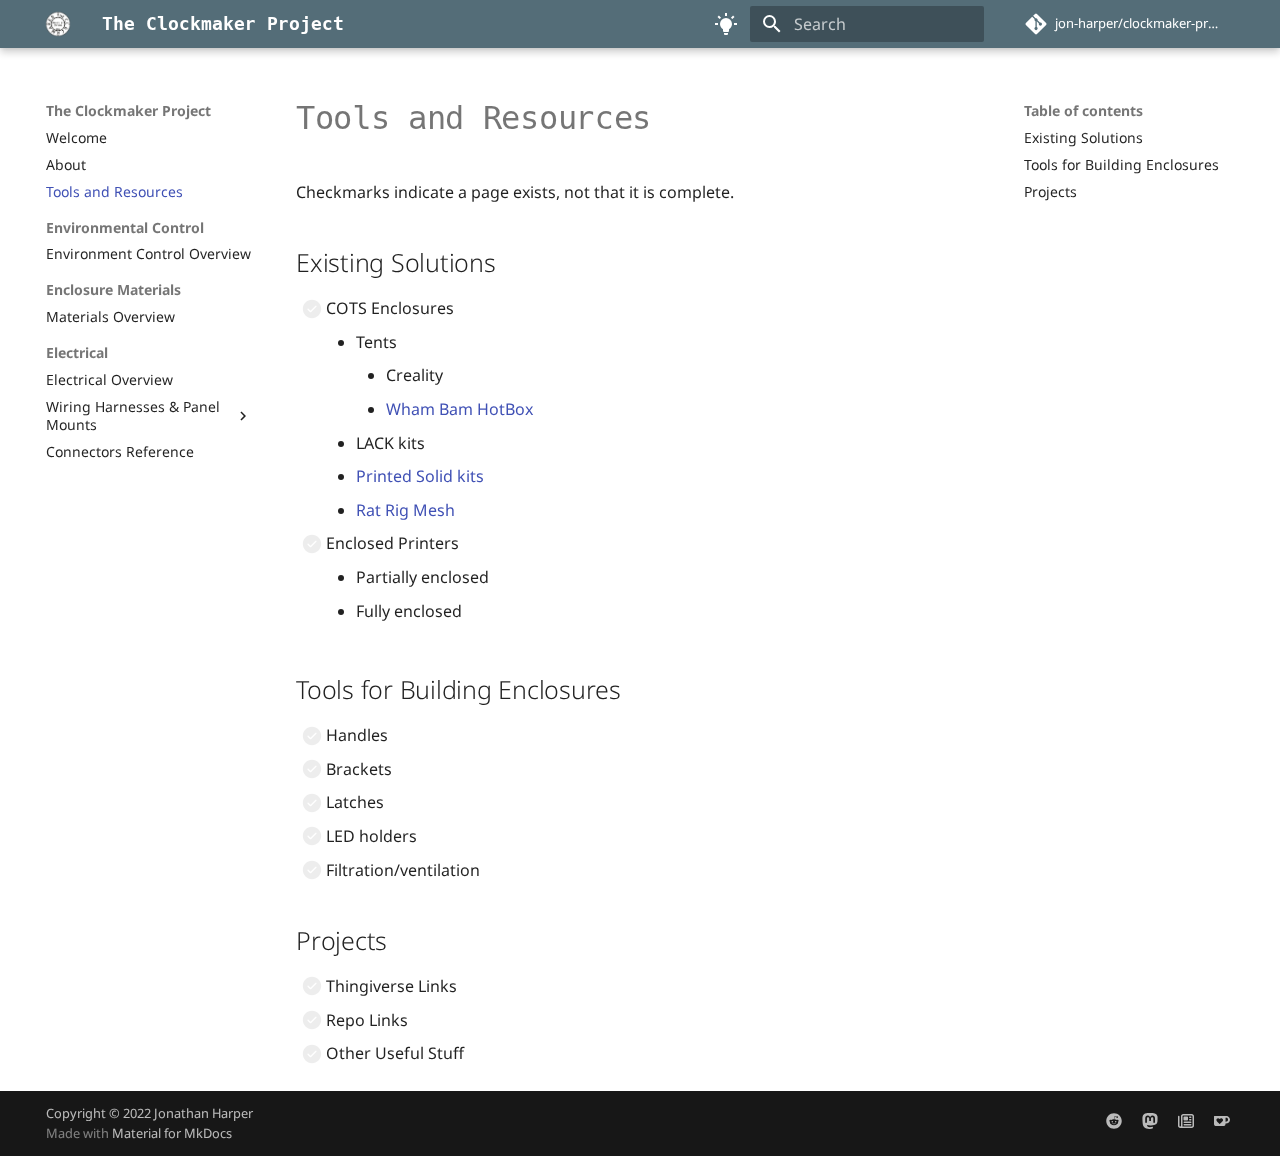
<file: resources/index.html>
<!doctype html>
<html lang="en" class="no-js">
  <head>
    
      <meta charset="utf-8">
      <meta name="viewport" content="width=device-width,initial-scale=1">
      
        <meta name="description" content="Documentation for The Clockmaker Project.">
      
      
        <meta name="author" content="Jon Harper">
      
      
        <link rel="canonical" href="https://jon-harper.github.io/clockmaker-project/resources/">
      
      
        <link rel="prev" href="../about/">
      
      
        <link rel="next" href="../air/">
      
      <link rel="icon" href="../img/logo3.png">
      <meta name="generator" content="mkdocs-1.4.3, mkdocs-material-9.1.15">
    
    
      
        <title>Tools and Resources - The Clockmaker Project</title>
      
    
    
      <link rel="stylesheet" href="../assets/stylesheets/main.26e3688c.min.css">
      
        
        <link rel="stylesheet" href="../assets/stylesheets/palette.ecc896b0.min.css">
      
      

    
    
    
      
        
        
        <link rel="preconnect" href="https://fonts.gstatic.com" crossorigin>
        <link rel="stylesheet" href="https://fonts.googleapis.com/css?family=Noto+Sans:300,300i,400,400i,700,700i%7CRoboto+Mono:400,400i,700,700i&display=fallback">
        <style>:root{--md-text-font:"Noto Sans";--md-code-font:"Roboto Mono"}</style>
      
    
    
      <link rel="stylesheet" href="../assets/stylesheets/neoteroi.css">
    
      <link rel="stylesheet" href="../assets/stylesheets/extra.css">
    
    <script>__md_scope=new URL("..",location),__md_hash=e=>[...e].reduce((e,_)=>(e<<5)-e+_.charCodeAt(0),0),__md_get=(e,_=localStorage,t=__md_scope)=>JSON.parse(_.getItem(t.pathname+"."+e)),__md_set=(e,_,t=localStorage,a=__md_scope)=>{try{t.setItem(a.pathname+"."+e,JSON.stringify(_))}catch(e){}}</script>
    
      

    
    
    
  </head>
  
  
    
    
      
    
    
    
    
    <body dir="ltr" data-md-color-scheme="default" data-md-color-primary="blue-grey" data-md-color-accent="amber">
  
    
    
      <script>var palette=__md_get("__palette");if(palette&&"object"==typeof palette.color)for(var key of Object.keys(palette.color))document.body.setAttribute("data-md-color-"+key,palette.color[key])</script>
    
    <input class="md-toggle" data-md-toggle="drawer" type="checkbox" id="__drawer" autocomplete="off">
    <input class="md-toggle" data-md-toggle="search" type="checkbox" id="__search" autocomplete="off">
    <label class="md-overlay" for="__drawer"></label>
    <div data-md-component="skip">
      
        
        <a href="#existing-solutions" class="md-skip">
          Skip to content
        </a>
      
    </div>
    <div data-md-component="announce">
      
    </div>
    
    
      

  

<header class="md-header md-header--shadow" data-md-component="header">
  <nav class="md-header__inner md-grid" aria-label="Header">
    <a href=".." title="The Clockmaker Project" class="md-header__button md-logo" aria-label="The Clockmaker Project" data-md-component="logo">
      
  <img src="../img/logo3.png" alt="logo">

    </a>
    <label class="md-header__button md-icon" for="__drawer">
      <svg xmlns="http://www.w3.org/2000/svg" viewBox="0 0 24 24"><path d="M3 6h18v2H3V6m0 5h18v2H3v-2m0 5h18v2H3v-2Z"/></svg>
    </label>
    <div class="md-header__title" data-md-component="header-title">
      <div class="md-header__ellipsis">
        <div class="md-header__topic">
          <span class="md-ellipsis">
            The Clockmaker Project
          </span>
        </div>
        <div class="md-header__topic" data-md-component="header-topic">
          <span class="md-ellipsis">
            
              Tools and Resources
            
          </span>
        </div>
      </div>
    </div>
    
      
        <form class="md-header__option" data-md-component="palette">
          
            
            
            
            <input class="md-option" data-md-color-media="" data-md-color-scheme="default" data-md-color-primary="blue-grey" data-md-color-accent="amber"  aria-label="Switch to dark mode"  type="radio" name="__palette" id="__palette_1">
            
              <label class="md-header__button md-icon" title="Switch to dark mode" for="__palette_2" hidden>
                <svg xmlns="http://www.w3.org/2000/svg" viewBox="0 0 24 24"><path d="M12 6a6 6 0 0 1 6 6c0 2.22-1.21 4.16-3 5.2V19a1 1 0 0 1-1 1h-4a1 1 0 0 1-1-1v-1.8c-1.79-1.04-3-2.98-3-5.2a6 6 0 0 1 6-6m2 15v1a1 1 0 0 1-1 1h-2a1 1 0 0 1-1-1v-1h4m6-10h3v2h-3v-2M1 11h3v2H1v-2M13 1v3h-2V1h2M4.92 3.5l2.13 2.14-1.42 1.41L3.5 4.93 4.92 3.5m12.03 2.13 2.12-2.13 1.43 1.43-2.13 2.12-1.42-1.42Z"/></svg>
              </label>
            
          
            
            
            
            <input class="md-option" data-md-color-media="" data-md-color-scheme="slate" data-md-color-primary="amber" data-md-color-accent="blue-grey"  aria-label="Switch to light mode"  type="radio" name="__palette" id="__palette_2">
            
              <label class="md-header__button md-icon" title="Switch to light mode" for="__palette_1" hidden>
                <svg xmlns="http://www.w3.org/2000/svg" viewBox="0 0 24 24"><path d="M12 2C9.76 2 7.78 3.05 6.5 4.68l1.43 1.43C8.84 4.84 10.32 4 12 4a5 5 0 0 1 5 5c0 1.68-.84 3.16-2.11 4.06l1.42 1.44C17.94 13.21 19 11.24 19 9a7 7 0 0 0-7-7M3.28 4 2 5.27 5.04 8.3C5 8.53 5 8.76 5 9c0 2.38 1.19 4.47 3 5.74V17a1 1 0 0 0 1 1h5.73l4 4L20 20.72 3.28 4m3.95 6.5 5.5 5.5H10v-2.42a5.004 5.004 0 0 1-2.77-3.08M9 20v1a1 1 0 0 0 1 1h4a1 1 0 0 0 1-1v-1H9Z"/></svg>
              </label>
            
          
        </form>
      
    
    
    
      <label class="md-header__button md-icon" for="__search">
        <svg xmlns="http://www.w3.org/2000/svg" viewBox="0 0 24 24"><path d="M9.5 3A6.5 6.5 0 0 1 16 9.5c0 1.61-.59 3.09-1.56 4.23l.27.27h.79l5 5-1.5 1.5-5-5v-.79l-.27-.27A6.516 6.516 0 0 1 9.5 16 6.5 6.5 0 0 1 3 9.5 6.5 6.5 0 0 1 9.5 3m0 2C7 5 5 7 5 9.5S7 14 9.5 14 14 12 14 9.5 12 5 9.5 5Z"/></svg>
      </label>
      <div class="md-search" data-md-component="search" role="dialog">
  <label class="md-search__overlay" for="__search"></label>
  <div class="md-search__inner" role="search">
    <form class="md-search__form" name="search">
      <input type="text" class="md-search__input" name="query" aria-label="Search" placeholder="Search" autocapitalize="off" autocorrect="off" autocomplete="off" spellcheck="false" data-md-component="search-query" required>
      <label class="md-search__icon md-icon" for="__search">
        <svg xmlns="http://www.w3.org/2000/svg" viewBox="0 0 24 24"><path d="M9.5 3A6.5 6.5 0 0 1 16 9.5c0 1.61-.59 3.09-1.56 4.23l.27.27h.79l5 5-1.5 1.5-5-5v-.79l-.27-.27A6.516 6.516 0 0 1 9.5 16 6.5 6.5 0 0 1 3 9.5 6.5 6.5 0 0 1 9.5 3m0 2C7 5 5 7 5 9.5S7 14 9.5 14 14 12 14 9.5 12 5 9.5 5Z"/></svg>
        <svg xmlns="http://www.w3.org/2000/svg" viewBox="0 0 24 24"><path d="M20 11v2H8l5.5 5.5-1.42 1.42L4.16 12l7.92-7.92L13.5 5.5 8 11h12Z"/></svg>
      </label>
      <nav class="md-search__options" aria-label="Search">
        
        <button type="reset" class="md-search__icon md-icon" title="Clear" aria-label="Clear" tabindex="-1">
          <svg xmlns="http://www.w3.org/2000/svg" viewBox="0 0 24 24"><path d="M19 6.41 17.59 5 12 10.59 6.41 5 5 6.41 10.59 12 5 17.59 6.41 19 12 13.41 17.59 19 19 17.59 13.41 12 19 6.41Z"/></svg>
        </button>
      </nav>
      
    </form>
    <div class="md-search__output">
      <div class="md-search__scrollwrap" data-md-scrollfix>
        <div class="md-search-result" data-md-component="search-result">
          <div class="md-search-result__meta">
            Initializing search
          </div>
          <ol class="md-search-result__list" role="presentation"></ol>
        </div>
      </div>
    </div>
  </div>
</div>
    
    
      <div class="md-header__source">
        <a href="https://github.com/jon-harper/clockmaker-project" title="Go to repository" class="md-source" data-md-component="source">
  <div class="md-source__icon md-icon">
    
    <svg xmlns="http://www.w3.org/2000/svg" viewBox="0 0 448 512"><!--! Font Awesome Free 6.4.0 by @fontawesome - https://fontawesome.com License - https://fontawesome.com/license/free (Icons: CC BY 4.0, Fonts: SIL OFL 1.1, Code: MIT License) Copyright 2023 Fonticons, Inc.--><path d="M439.55 236.05 244 40.45a28.87 28.87 0 0 0-40.81 0l-40.66 40.63 51.52 51.52c27.06-9.14 52.68 16.77 43.39 43.68l49.66 49.66c34.23-11.8 61.18 31 35.47 56.69-26.49 26.49-70.21-2.87-56-37.34L240.22 199v121.85c25.3 12.54 22.26 41.85 9.08 55a34.34 34.34 0 0 1-48.55 0c-17.57-17.6-11.07-46.91 11.25-56v-123c-20.8-8.51-24.6-30.74-18.64-45L142.57 101 8.45 235.14a28.86 28.86 0 0 0 0 40.81l195.61 195.6a28.86 28.86 0 0 0 40.8 0l194.69-194.69a28.86 28.86 0 0 0 0-40.81z"/></svg>
  </div>
  <div class="md-source__repository">
    jon-harper/clockmaker-project
  </div>
</a>
      </div>
    
  </nav>
  
</header>
    
    <div class="md-container" data-md-component="container">
      
      
        
          
        
      
      <main class="md-main" data-md-component="main">
        <div class="md-main__inner md-grid">
          
            
              
              <div class="md-sidebar md-sidebar--primary" data-md-component="sidebar" data-md-type="navigation" >
                <div class="md-sidebar__scrollwrap">
                  <div class="md-sidebar__inner">
                    


<nav class="md-nav md-nav--primary" aria-label="Navigation" data-md-level="0">
  <label class="md-nav__title" for="__drawer">
    <a href=".." title="The Clockmaker Project" class="md-nav__button md-logo" aria-label="The Clockmaker Project" data-md-component="logo">
      
  <img src="../img/logo3.png" alt="logo">

    </a>
    The Clockmaker Project
  </label>
  
    <div class="md-nav__source">
      <a href="https://github.com/jon-harper/clockmaker-project" title="Go to repository" class="md-source" data-md-component="source">
  <div class="md-source__icon md-icon">
    
    <svg xmlns="http://www.w3.org/2000/svg" viewBox="0 0 448 512"><!--! Font Awesome Free 6.4.0 by @fontawesome - https://fontawesome.com License - https://fontawesome.com/license/free (Icons: CC BY 4.0, Fonts: SIL OFL 1.1, Code: MIT License) Copyright 2023 Fonticons, Inc.--><path d="M439.55 236.05 244 40.45a28.87 28.87 0 0 0-40.81 0l-40.66 40.63 51.52 51.52c27.06-9.14 52.68 16.77 43.39 43.68l49.66 49.66c34.23-11.8 61.18 31 35.47 56.69-26.49 26.49-70.21-2.87-56-37.34L240.22 199v121.85c25.3 12.54 22.26 41.85 9.08 55a34.34 34.34 0 0 1-48.55 0c-17.57-17.6-11.07-46.91 11.25-56v-123c-20.8-8.51-24.6-30.74-18.64-45L142.57 101 8.45 235.14a28.86 28.86 0 0 0 0 40.81l195.61 195.6a28.86 28.86 0 0 0 40.8 0l194.69-194.69a28.86 28.86 0 0 0 0-40.81z"/></svg>
  </div>
  <div class="md-source__repository">
    jon-harper/clockmaker-project
  </div>
</a>
    </div>
  
  <ul class="md-nav__list" data-md-scrollfix>
    
      
      
      

  
  
  
    <li class="md-nav__item">
      <a href=".." class="md-nav__link">
        Welcome
      </a>
    </li>
  

    
      
      
      

  
  
  
    <li class="md-nav__item">
      <a href="../about/" class="md-nav__link">
        About
      </a>
    </li>
  

    
      
      
      

  
  
    
  
  
    <li class="md-nav__item md-nav__item--active">
      
      <input class="md-nav__toggle md-toggle" type="checkbox" id="__toc">
      
      
      
        <label class="md-nav__link md-nav__link--active" for="__toc">
          Tools and Resources
          <span class="md-nav__icon md-icon"></span>
        </label>
      
      <a href="./" class="md-nav__link md-nav__link--active">
        Tools and Resources
      </a>
      
        

<nav class="md-nav md-nav--secondary" aria-label="Table of contents">
  
  
  
  
    <label class="md-nav__title" for="__toc">
      <span class="md-nav__icon md-icon"></span>
      Table of contents
    </label>
    <ul class="md-nav__list" data-md-component="toc" data-md-scrollfix>
      
        <li class="md-nav__item">
  <a href="#existing-solutions" class="md-nav__link">
    Existing Solutions
  </a>
  
</li>
      
        <li class="md-nav__item">
  <a href="#tools-for-building-enclosures" class="md-nav__link">
    Tools for Building Enclosures
  </a>
  
</li>
      
        <li class="md-nav__item">
  <a href="#projects" class="md-nav__link">
    Projects
  </a>
  
</li>
      
    </ul>
  
</nav>
      
    </li>
  

    
      
      
      

  
  
  
    
      
    
    <li class="md-nav__item md-nav__item--section md-nav__item--nested">
      
      
      
      
      <input class="md-nav__toggle md-toggle " type="checkbox" id="__nav_4" >
      
      
      
        <label class="md-nav__link" for="__nav_4" id="__nav_4_label" tabindex="0">
          Environmental Control
          <span class="md-nav__icon md-icon"></span>
        </label>
      
      <nav class="md-nav" data-md-level="1" aria-labelledby="__nav_4_label" aria-expanded="false">
        <label class="md-nav__title" for="__nav_4">
          <span class="md-nav__icon md-icon"></span>
          Environmental Control
        </label>
        <ul class="md-nav__list" data-md-scrollfix>
          
            
              
  
  
  
    <li class="md-nav__item">
      <a href="../air/" class="md-nav__link">
        Environment Control Overview
      </a>
    </li>
  

            
          
        </ul>
      </nav>
    </li>
  

    
      
      
      

  
  
  
    
      
    
    <li class="md-nav__item md-nav__item--section md-nav__item--nested">
      
      
      
      
      <input class="md-nav__toggle md-toggle " type="checkbox" id="__nav_5" >
      
      
      
        <label class="md-nav__link" for="__nav_5" id="__nav_5_label" tabindex="0">
          Enclosure Materials
          <span class="md-nav__icon md-icon"></span>
        </label>
      
      <nav class="md-nav" data-md-level="1" aria-labelledby="__nav_5_label" aria-expanded="false">
        <label class="md-nav__title" for="__nav_5">
          <span class="md-nav__icon md-icon"></span>
          Enclosure Materials
        </label>
        <ul class="md-nav__list" data-md-scrollfix>
          
            
              
  
  
  
    <li class="md-nav__item">
      <a href="../materials/" class="md-nav__link">
        Materials Overview
      </a>
    </li>
  

            
          
        </ul>
      </nav>
    </li>
  

    
      
      
      

  
  
  
    
      
    
    <li class="md-nav__item md-nav__item--section md-nav__item--nested">
      
      
      
      
      <input class="md-nav__toggle md-toggle " type="checkbox" id="__nav_6" >
      
      
      
        <label class="md-nav__link" for="__nav_6" id="__nav_6_label" tabindex="0">
          Electrical
          <span class="md-nav__icon md-icon"></span>
        </label>
      
      <nav class="md-nav" data-md-level="1" aria-labelledby="__nav_6_label" aria-expanded="false">
        <label class="md-nav__title" for="__nav_6">
          <span class="md-nav__icon md-icon"></span>
          Electrical
        </label>
        <ul class="md-nav__list" data-md-scrollfix>
          
            
              
  
  
  
    <li class="md-nav__item">
      <a href="../wiring/" class="md-nav__link">
        Electrical Overview
      </a>
    </li>
  

            
          
            
              
  
  
  
    
    <li class="md-nav__item md-nav__item--nested">
      
      
      
      
      <input class="md-nav__toggle md-toggle " type="checkbox" id="__nav_6_2" >
      
      
      
        <label class="md-nav__link" for="__nav_6_2" id="__nav_6_2_label" tabindex="0">
          Wiring Harnesses & Panel Mounts
          <span class="md-nav__icon md-icon"></span>
        </label>
      
      <nav class="md-nav" data-md-level="2" aria-labelledby="__nav_6_2_label" aria-expanded="false">
        <label class="md-nav__title" for="__nav_6_2">
          <span class="md-nav__icon md-icon"></span>
          Wiring Harnesses & Panel Mounts
        </label>
        <ul class="md-nav__list" data-md-scrollfix>
          
            
              
  
  
  
    <li class="md-nav__item">
      <a href="../wiring/panel_tips/" class="md-nav__link">
        Panel Mount & Harness Tips
      </a>
    </li>
  

            
          
            
              
  
  
  
    <li class="md-nav__item">
      <a href="../wiring/single/" class="md-nav__link">
        Single Components
      </a>
    </li>
  

            
          
            
              
  
  
  
    <li class="md-nav__item">
      <a href="../wiring/multi/" class="md-nav__link">
        Composite Connectors, Part 1
      </a>
    </li>
  

            
          
            
              
  
  
  
    <li class="md-nav__item">
      <a href="../wiring/multi2/" class="md-nav__link">
        Composite Connectors, Part 2
      </a>
    </li>
  

            
          
        </ul>
      </nav>
    </li>
  

            
          
            
              
  
  
  
    <li class="md-nav__item">
      <a href="../wiring/connectors/" class="md-nav__link">
        Connectors Reference
      </a>
    </li>
  

            
          
        </ul>
      </nav>
    </li>
  

    
  </ul>
</nav>
                  </div>
                </div>
              </div>
            
            
              
              <div class="md-sidebar md-sidebar--secondary" data-md-component="sidebar" data-md-type="toc" >
                <div class="md-sidebar__scrollwrap">
                  <div class="md-sidebar__inner">
                    

<nav class="md-nav md-nav--secondary" aria-label="Table of contents">
  
  
  
  
    <label class="md-nav__title" for="__toc">
      <span class="md-nav__icon md-icon"></span>
      Table of contents
    </label>
    <ul class="md-nav__list" data-md-component="toc" data-md-scrollfix>
      
        <li class="md-nav__item">
  <a href="#existing-solutions" class="md-nav__link">
    Existing Solutions
  </a>
  
</li>
      
        <li class="md-nav__item">
  <a href="#tools-for-building-enclosures" class="md-nav__link">
    Tools for Building Enclosures
  </a>
  
</li>
      
        <li class="md-nav__item">
  <a href="#projects" class="md-nav__link">
    Projects
  </a>
  
</li>
      
    </ul>
  
</nav>
                  </div>
                </div>
              </div>
            
          
          
            <div class="md-content" data-md-component="content">
              <article class="md-content__inner md-typeset">
                
                  


  <h1>Tools and Resources</h1>

<p>Checkmarks indicate a page exists, not that it is complete.</p>
<h2 id="existing-solutions">Existing Solutions</h2>
<ul class="task-list">
<li class="task-list-item"><label class="task-list-control"><input type="checkbox" disabled/><span class="task-list-indicator"></span></label> COTS Enclosures<ul>
<li>Tents<ul>
<li>Creality</li>
<li><a href="https://whambamsystems.com/hotbox" title="Wham Bam: The Hotbox - 3D Printer Enclosure">Wham Bam HotBox</a></li>
</ul>
</li>
<li>LACK kits</li>
<li><a href="https://www.printedsolid.com/collections/next-generation-enclosures" title="Printed Solid: Next Generation Enclosures">Printed Solid kits</a></li>
<li><a href="https://ratrig.com/3d-printing-cnc/printer-enclosure-kits.html" title="Rat Rig: Enclosure Kits">Rat Rig Mesh</a></li>
</ul>
</li>
<li class="task-list-item"><label class="task-list-control"><input type="checkbox" disabled/><span class="task-list-indicator"></span></label> Enclosed Printers<ul>
<li>Partially enclosed</li>
<li>Fully enclosed</li>
</ul>
</li>
</ul>
<h2 id="tools-for-building-enclosures">Tools for Building Enclosures</h2>
<ul class="task-list">
<li class="task-list-item"><label class="task-list-control"><input type="checkbox" disabled/><span class="task-list-indicator"></span></label> Handles</li>
<li class="task-list-item"><label class="task-list-control"><input type="checkbox" disabled/><span class="task-list-indicator"></span></label> Brackets</li>
<li class="task-list-item"><label class="task-list-control"><input type="checkbox" disabled/><span class="task-list-indicator"></span></label> Latches</li>
<li class="task-list-item"><label class="task-list-control"><input type="checkbox" disabled/><span class="task-list-indicator"></span></label> LED holders</li>
<li class="task-list-item"><label class="task-list-control"><input type="checkbox" disabled/><span class="task-list-indicator"></span></label> Filtration/ventilation</li>
</ul>
<h2 id="projects">Projects</h2>
<ul class="task-list">
<li class="task-list-item"><label class="task-list-control"><input type="checkbox" disabled/><span class="task-list-indicator"></span></label> Thingiverse Links</li>
<li class="task-list-item"><label class="task-list-control"><input type="checkbox" disabled/><span class="task-list-indicator"></span></label> Repo Links</li>
<li class="task-list-item"><label class="task-list-control"><input type="checkbox" disabled/><span class="task-list-indicator"></span></label> Other Useful Stuff</li>
</ul>





                
              </article>
            </div>
          
          
        </div>
        
          <button type="button" class="md-top md-icon" data-md-component="top" hidden>
            <svg xmlns="http://www.w3.org/2000/svg" viewBox="0 0 24 24"><path d="M13 20h-2V8l-5.5 5.5-1.42-1.42L12 4.16l7.92 7.92-1.42 1.42L13 8v12Z"/></svg>
            Back to top
          </button>
        
      </main>
      
        <footer class="md-footer">
  
  <div class="md-footer-meta md-typeset">
    <div class="md-footer-meta__inner md-grid">
      <div class="md-copyright">
  
    <div class="md-copyright__highlight">
      Copyright &copy; 2022 Jonathan Harper
    </div>
  
  
    Made with
    <a href="https://squidfunk.github.io/mkdocs-material/" target="_blank" rel="noopener">
      Material for MkDocs
    </a>
  
</div>
      
        <div class="md-social">
  
    
    
    
    
    <a href="https://www.reddit.com/user/jonspaceharper" target="_blank" rel="noopener" title="u/jonspaceharper on Reddit" class="md-social__link">
      <svg xmlns="http://www.w3.org/2000/svg" viewBox="0 0 512 512"><!--! Font Awesome Free 6.4.0 by @fontawesome - https://fontawesome.com License - https://fontawesome.com/license/free (Icons: CC BY 4.0, Fonts: SIL OFL 1.1, Code: MIT License) Copyright 2023 Fonticons, Inc.--><path d="M201.5 305.5c-13.8 0-24.9-11.1-24.9-24.6 0-13.8 11.1-24.9 24.9-24.9 13.6 0 24.6 11.1 24.6 24.9 0 13.6-11.1 24.6-24.6 24.6zM504 256c0 137-111 248-248 248S8 393 8 256 119 8 256 8s248 111 248 248zm-132.3-41.2c-9.4 0-17.7 3.9-23.8 10-22.4-15.5-52.6-25.5-86.1-26.6l17.4-78.3 55.4 12.5c0 13.6 11.1 24.6 24.6 24.6 13.8 0 24.9-11.3 24.9-24.9s-11.1-24.9-24.9-24.9c-9.7 0-18 5.8-22.1 13.8l-61.2-13.6c-3-.8-6.1 1.4-6.9 4.4l-19.1 86.4c-33.2 1.4-63.1 11.3-85.5 26.8-6.1-6.4-14.7-10.2-24.1-10.2-34.9 0-46.3 46.9-14.4 62.8-1.1 5-1.7 10.2-1.7 15.5 0 52.6 59.2 95.2 132 95.2 73.1 0 132.3-42.6 132.3-95.2 0-5.3-.6-10.8-1.9-15.8 31.3-16 19.8-62.5-14.9-62.5zM302.8 331c-18.2 18.2-76.1 17.9-93.6 0-2.2-2.2-6.1-2.2-8.3 0-2.5 2.5-2.5 6.4 0 8.6 22.8 22.8 87.3 22.8 110.2 0 2.5-2.2 2.5-6.1 0-8.6-2.2-2.2-6.1-2.2-8.3 0zm7.7-75c-13.6 0-24.6 11.1-24.6 24.9 0 13.6 11.1 24.6 24.6 24.6 13.8 0 24.9-11.1 24.9-24.6 0-13.8-11-24.9-24.9-24.9z"/></svg>
    </a>
  
    
    
      
    
    
    
    <a href="https://mastodon.online/@jonspaceharper" target="_blank" rel="noopener me" title="Mastodon: jonspaceharper@mastodon.online" class="md-social__link">
      <svg xmlns="http://www.w3.org/2000/svg" viewBox="0 0 24 24"><path d="M23.268 5.313c-.35-2.578-2.617-4.61-5.304-5.004C17.51.242 15.792 0 11.813 0h-.03c-3.98 0-4.835.242-5.288.309C3.882.692 1.496 2.518.917 5.127.64 6.412.61 7.837.661 9.143c.074 1.874.088 3.745.26 5.611.118 1.24.325 2.47.62 3.68.55 2.237 2.777 4.098 4.96 4.857 2.336.792 4.849.923 7.256.38.265-.061.527-.132.786-.213.585-.184 1.27-.39 1.774-.753a.057.057 0 0 0 .023-.043v-1.809a.052.052 0 0 0-.02-.041.053.053 0 0 0-.046-.01 20.282 20.282 0 0 1-4.709.545c-2.73 0-3.463-1.284-3.674-1.818a5.593 5.593 0 0 1-.319-1.433.053.053 0 0 1 .066-.054c1.517.363 3.072.546 4.632.546.376 0 .75 0 1.125-.01 1.57-.044 3.224-.124 4.768-.422.038-.008.077-.015.11-.024 2.435-.464 4.753-1.92 4.989-5.604.008-.145.03-1.52.03-1.67.002-.512.167-3.63-.024-5.545zm-3.748 9.195h-2.561V8.29c0-1.309-.55-1.976-1.67-1.976-1.23 0-1.846.79-1.846 2.35v3.403h-2.546V8.663c0-1.56-.617-2.35-1.848-2.35-1.112 0-1.668.668-1.67 1.977v6.218H4.822V8.102c0-1.31.337-2.35 1.011-3.12.696-.77 1.608-1.164 2.74-1.164 1.311 0 2.302.5 2.962 1.498l.638 1.06.638-1.06c.66-.999 1.65-1.498 2.96-1.498 1.13 0 2.043.395 2.74 1.164.675.77 1.012 1.81 1.012 3.12z"/></svg>
    </a>
  
    
    
    
    
    <a href="https://post.news/jonspaceharper" target="_blank" rel="noopener" title="Post.news: jonspaceharper" class="md-social__link">
      <svg xmlns="http://www.w3.org/2000/svg" viewBox="0 0 512 512"><!--! Font Awesome Free 6.4.0 by @fontawesome - https://fontawesome.com License - https://fontawesome.com/license/free (Icons: CC BY 4.0, Fonts: SIL OFL 1.1, Code: MIT License) Copyright 2023 Fonticons, Inc.--><path d="M168 80c-13.3 0-24 10.7-24 24v304c0 8.4-1.4 16.5-4.1 24H440c13.3 0 24-10.7 24-24V104c0-13.3-10.7-24-24-24H168zM72 480c-39.8 0-72-32.2-72-72V112c0-13.3 10.7-24 24-24s24 10.7 24 24v296c0 13.3 10.7 24 24 24s24-10.7 24-24V104c0-39.8 32.2-72 72-72h272c39.8 0 72 32.2 72 72v304c0 39.8-32.2 72-72 72H72zm104-344c0-13.3 10.7-24 24-24h96c13.3 0 24 10.7 24 24v80c0 13.3-10.7 24-24 24h-96c-13.3 0-24-10.7-24-24v-80zm200-24h32c13.3 0 24 10.7 24 24s-10.7 24-24 24h-32c-13.3 0-24-10.7-24-24s10.7-24 24-24zm0 80h32c13.3 0 24 10.7 24 24s-10.7 24-24 24h-32c-13.3 0-24-10.7-24-24s10.7-24 24-24zm-176 80h208c13.3 0 24 10.7 24 24s-10.7 24-24 24H200c-13.3 0-24-10.7-24-24s10.7-24 24-24zm0 80h208c13.3 0 24 10.7 24 24s-10.7 24-24 24H200c-13.3 0-24-10.7-24-24s10.7-24 24-24z"/></svg>
    </a>
  
    
    
    
    
    <a href="https://ko-fi.com/jonspaceharper" target="_blank" rel="noopener" title="Support me on Ko-Fi!" class="md-social__link">
      <svg xmlns="http://www.w3.org/2000/svg" viewBox="0 0 24 24"><path d="M23.881 8.948c-.773-4.085-4.859-4.593-4.859-4.593H.723c-.604 0-.679.798-.679.798s-.082 7.324-.022 11.822c.164 2.424 2.586 2.672 2.586 2.672s8.267-.023 11.966-.049c2.438-.426 2.683-2.566 2.658-3.734 4.352.24 7.422-2.831 6.649-6.916zm-11.062 3.511c-1.246 1.453-4.011 3.976-4.011 3.976s-.121.119-.31.023c-.076-.057-.108-.09-.108-.09-.443-.441-3.368-3.049-4.034-3.954-.709-.965-1.041-2.7-.091-3.71.951-1.01 3.005-1.086 4.363.407 0 0 1.565-1.782 3.468-.963 1.904.82 1.832 3.011.723 4.311zm6.173.478c-.928.116-1.682.028-1.682.028V7.284h1.77s1.971.551 1.971 2.638c0 1.913-.985 2.667-2.059 3.015z"/></svg>
    </a>
  
</div>
      
    </div>
  </div>
</footer>
      
    </div>
    <div class="md-dialog" data-md-component="dialog">
      <div class="md-dialog__inner md-typeset"></div>
    </div>
    
    <script id="__config" type="application/json">{"base": "..", "features": ["navigation.instant", "navigation.sections", "navigation.top"], "search": "../assets/javascripts/workers/search.208ed371.min.js", "translations": {"clipboard.copied": "Copied to clipboard", "clipboard.copy": "Copy to clipboard", "search.result.more.one": "1 more on this page", "search.result.more.other": "# more on this page", "search.result.none": "No matching documents", "search.result.one": "1 matching document", "search.result.other": "# matching documents", "search.result.placeholder": "Type to start searching", "search.result.term.missing": "Missing", "select.version": "Select version"}}</script>
    
    
      <script src="../assets/javascripts/bundle.b4d07000.min.js"></script>
      
    
  </body>
</html>
</file>
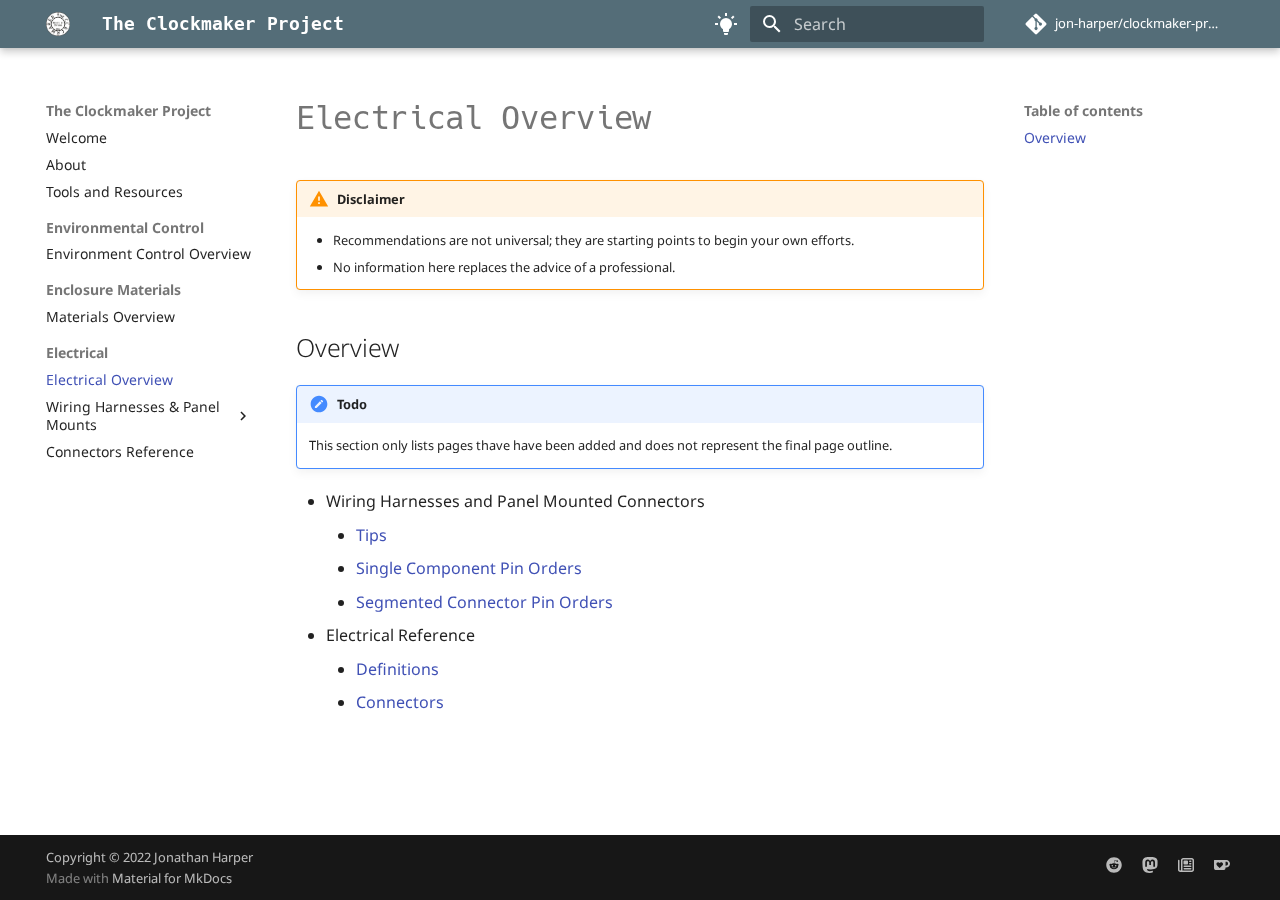
<file: wiring/index.html>
<!doctype html>
<html lang="en" class="no-js">
  <head>
    
      <meta charset="utf-8">
      <meta name="viewport" content="width=device-width,initial-scale=1">
      
        <meta name="description" content="Documentation for The Clockmaker Project.">
      
      
        <meta name="author" content="Jon Harper">
      
      
        <link rel="canonical" href="https://jon-harper.github.io/clockmaker-project/wiring/">
      
      
        <link rel="prev" href="../materials/">
      
      
        <link rel="next" href="panel_tips/">
      
      <link rel="icon" href="../img/logo3.png">
      <meta name="generator" content="mkdocs-1.4.3, mkdocs-material-9.1.15">
    
    
      
        <title>Electrical Overview - The Clockmaker Project</title>
      
    
    
      <link rel="stylesheet" href="../assets/stylesheets/main.26e3688c.min.css">
      
        
        <link rel="stylesheet" href="../assets/stylesheets/palette.ecc896b0.min.css">
      
      

    
    
    
      
        
        
        <link rel="preconnect" href="https://fonts.gstatic.com" crossorigin>
        <link rel="stylesheet" href="https://fonts.googleapis.com/css?family=Noto+Sans:300,300i,400,400i,700,700i%7CRoboto+Mono:400,400i,700,700i&display=fallback">
        <style>:root{--md-text-font:"Noto Sans";--md-code-font:"Roboto Mono"}</style>
      
    
    
      <link rel="stylesheet" href="../assets/stylesheets/neoteroi.css">
    
      <link rel="stylesheet" href="../assets/stylesheets/extra.css">
    
    <script>__md_scope=new URL("..",location),__md_hash=e=>[...e].reduce((e,_)=>(e<<5)-e+_.charCodeAt(0),0),__md_get=(e,_=localStorage,t=__md_scope)=>JSON.parse(_.getItem(t.pathname+"."+e)),__md_set=(e,_,t=localStorage,a=__md_scope)=>{try{t.setItem(a.pathname+"."+e,JSON.stringify(_))}catch(e){}}</script>
    
      

    
    
    
  </head>
  
  
    
    
      
    
    
    
    
    <body dir="ltr" data-md-color-scheme="default" data-md-color-primary="blue-grey" data-md-color-accent="amber">
  
    
    
      <script>var palette=__md_get("__palette");if(palette&&"object"==typeof palette.color)for(var key of Object.keys(palette.color))document.body.setAttribute("data-md-color-"+key,palette.color[key])</script>
    
    <input class="md-toggle" data-md-toggle="drawer" type="checkbox" id="__drawer" autocomplete="off">
    <input class="md-toggle" data-md-toggle="search" type="checkbox" id="__search" autocomplete="off">
    <label class="md-overlay" for="__drawer"></label>
    <div data-md-component="skip">
      
        
        <a href="#overview" class="md-skip">
          Skip to content
        </a>
      
    </div>
    <div data-md-component="announce">
      
    </div>
    
    
      

  

<header class="md-header md-header--shadow" data-md-component="header">
  <nav class="md-header__inner md-grid" aria-label="Header">
    <a href=".." title="The Clockmaker Project" class="md-header__button md-logo" aria-label="The Clockmaker Project" data-md-component="logo">
      
  <img src="../img/logo3.png" alt="logo">

    </a>
    <label class="md-header__button md-icon" for="__drawer">
      <svg xmlns="http://www.w3.org/2000/svg" viewBox="0 0 24 24"><path d="M3 6h18v2H3V6m0 5h18v2H3v-2m0 5h18v2H3v-2Z"/></svg>
    </label>
    <div class="md-header__title" data-md-component="header-title">
      <div class="md-header__ellipsis">
        <div class="md-header__topic">
          <span class="md-ellipsis">
            The Clockmaker Project
          </span>
        </div>
        <div class="md-header__topic" data-md-component="header-topic">
          <span class="md-ellipsis">
            
              Electrical Overview
            
          </span>
        </div>
      </div>
    </div>
    
      
        <form class="md-header__option" data-md-component="palette">
          
            
            
            
            <input class="md-option" data-md-color-media="" data-md-color-scheme="default" data-md-color-primary="blue-grey" data-md-color-accent="amber"  aria-label="Switch to dark mode"  type="radio" name="__palette" id="__palette_1">
            
              <label class="md-header__button md-icon" title="Switch to dark mode" for="__palette_2" hidden>
                <svg xmlns="http://www.w3.org/2000/svg" viewBox="0 0 24 24"><path d="M12 6a6 6 0 0 1 6 6c0 2.22-1.21 4.16-3 5.2V19a1 1 0 0 1-1 1h-4a1 1 0 0 1-1-1v-1.8c-1.79-1.04-3-2.98-3-5.2a6 6 0 0 1 6-6m2 15v1a1 1 0 0 1-1 1h-2a1 1 0 0 1-1-1v-1h4m6-10h3v2h-3v-2M1 11h3v2H1v-2M13 1v3h-2V1h2M4.92 3.5l2.13 2.14-1.42 1.41L3.5 4.93 4.92 3.5m12.03 2.13 2.12-2.13 1.43 1.43-2.13 2.12-1.42-1.42Z"/></svg>
              </label>
            
          
            
            
            
            <input class="md-option" data-md-color-media="" data-md-color-scheme="slate" data-md-color-primary="amber" data-md-color-accent="blue-grey"  aria-label="Switch to light mode"  type="radio" name="__palette" id="__palette_2">
            
              <label class="md-header__button md-icon" title="Switch to light mode" for="__palette_1" hidden>
                <svg xmlns="http://www.w3.org/2000/svg" viewBox="0 0 24 24"><path d="M12 2C9.76 2 7.78 3.05 6.5 4.68l1.43 1.43C8.84 4.84 10.32 4 12 4a5 5 0 0 1 5 5c0 1.68-.84 3.16-2.11 4.06l1.42 1.44C17.94 13.21 19 11.24 19 9a7 7 0 0 0-7-7M3.28 4 2 5.27 5.04 8.3C5 8.53 5 8.76 5 9c0 2.38 1.19 4.47 3 5.74V17a1 1 0 0 0 1 1h5.73l4 4L20 20.72 3.28 4m3.95 6.5 5.5 5.5H10v-2.42a5.004 5.004 0 0 1-2.77-3.08M9 20v1a1 1 0 0 0 1 1h4a1 1 0 0 0 1-1v-1H9Z"/></svg>
              </label>
            
          
        </form>
      
    
    
    
      <label class="md-header__button md-icon" for="__search">
        <svg xmlns="http://www.w3.org/2000/svg" viewBox="0 0 24 24"><path d="M9.5 3A6.5 6.5 0 0 1 16 9.5c0 1.61-.59 3.09-1.56 4.23l.27.27h.79l5 5-1.5 1.5-5-5v-.79l-.27-.27A6.516 6.516 0 0 1 9.5 16 6.5 6.5 0 0 1 3 9.5 6.5 6.5 0 0 1 9.5 3m0 2C7 5 5 7 5 9.5S7 14 9.5 14 14 12 14 9.5 12 5 9.5 5Z"/></svg>
      </label>
      <div class="md-search" data-md-component="search" role="dialog">
  <label class="md-search__overlay" for="__search"></label>
  <div class="md-search__inner" role="search">
    <form class="md-search__form" name="search">
      <input type="text" class="md-search__input" name="query" aria-label="Search" placeholder="Search" autocapitalize="off" autocorrect="off" autocomplete="off" spellcheck="false" data-md-component="search-query" required>
      <label class="md-search__icon md-icon" for="__search">
        <svg xmlns="http://www.w3.org/2000/svg" viewBox="0 0 24 24"><path d="M9.5 3A6.5 6.5 0 0 1 16 9.5c0 1.61-.59 3.09-1.56 4.23l.27.27h.79l5 5-1.5 1.5-5-5v-.79l-.27-.27A6.516 6.516 0 0 1 9.5 16 6.5 6.5 0 0 1 3 9.5 6.5 6.5 0 0 1 9.5 3m0 2C7 5 5 7 5 9.5S7 14 9.5 14 14 12 14 9.5 12 5 9.5 5Z"/></svg>
        <svg xmlns="http://www.w3.org/2000/svg" viewBox="0 0 24 24"><path d="M20 11v2H8l5.5 5.5-1.42 1.42L4.16 12l7.92-7.92L13.5 5.5 8 11h12Z"/></svg>
      </label>
      <nav class="md-search__options" aria-label="Search">
        
        <button type="reset" class="md-search__icon md-icon" title="Clear" aria-label="Clear" tabindex="-1">
          <svg xmlns="http://www.w3.org/2000/svg" viewBox="0 0 24 24"><path d="M19 6.41 17.59 5 12 10.59 6.41 5 5 6.41 10.59 12 5 17.59 6.41 19 12 13.41 17.59 19 19 17.59 13.41 12 19 6.41Z"/></svg>
        </button>
      </nav>
      
    </form>
    <div class="md-search__output">
      <div class="md-search__scrollwrap" data-md-scrollfix>
        <div class="md-search-result" data-md-component="search-result">
          <div class="md-search-result__meta">
            Initializing search
          </div>
          <ol class="md-search-result__list" role="presentation"></ol>
        </div>
      </div>
    </div>
  </div>
</div>
    
    
      <div class="md-header__source">
        <a href="https://github.com/jon-harper/clockmaker-project" title="Go to repository" class="md-source" data-md-component="source">
  <div class="md-source__icon md-icon">
    
    <svg xmlns="http://www.w3.org/2000/svg" viewBox="0 0 448 512"><!--! Font Awesome Free 6.4.0 by @fontawesome - https://fontawesome.com License - https://fontawesome.com/license/free (Icons: CC BY 4.0, Fonts: SIL OFL 1.1, Code: MIT License) Copyright 2023 Fonticons, Inc.--><path d="M439.55 236.05 244 40.45a28.87 28.87 0 0 0-40.81 0l-40.66 40.63 51.52 51.52c27.06-9.14 52.68 16.77 43.39 43.68l49.66 49.66c34.23-11.8 61.18 31 35.47 56.69-26.49 26.49-70.21-2.87-56-37.34L240.22 199v121.85c25.3 12.54 22.26 41.85 9.08 55a34.34 34.34 0 0 1-48.55 0c-17.57-17.6-11.07-46.91 11.25-56v-123c-20.8-8.51-24.6-30.74-18.64-45L142.57 101 8.45 235.14a28.86 28.86 0 0 0 0 40.81l195.61 195.6a28.86 28.86 0 0 0 40.8 0l194.69-194.69a28.86 28.86 0 0 0 0-40.81z"/></svg>
  </div>
  <div class="md-source__repository">
    jon-harper/clockmaker-project
  </div>
</a>
      </div>
    
  </nav>
  
</header>
    
    <div class="md-container" data-md-component="container">
      
      
        
          
        
      
      <main class="md-main" data-md-component="main">
        <div class="md-main__inner md-grid">
          
            
              
              <div class="md-sidebar md-sidebar--primary" data-md-component="sidebar" data-md-type="navigation" >
                <div class="md-sidebar__scrollwrap">
                  <div class="md-sidebar__inner">
                    


<nav class="md-nav md-nav--primary" aria-label="Navigation" data-md-level="0">
  <label class="md-nav__title" for="__drawer">
    <a href=".." title="The Clockmaker Project" class="md-nav__button md-logo" aria-label="The Clockmaker Project" data-md-component="logo">
      
  <img src="../img/logo3.png" alt="logo">

    </a>
    The Clockmaker Project
  </label>
  
    <div class="md-nav__source">
      <a href="https://github.com/jon-harper/clockmaker-project" title="Go to repository" class="md-source" data-md-component="source">
  <div class="md-source__icon md-icon">
    
    <svg xmlns="http://www.w3.org/2000/svg" viewBox="0 0 448 512"><!--! Font Awesome Free 6.4.0 by @fontawesome - https://fontawesome.com License - https://fontawesome.com/license/free (Icons: CC BY 4.0, Fonts: SIL OFL 1.1, Code: MIT License) Copyright 2023 Fonticons, Inc.--><path d="M439.55 236.05 244 40.45a28.87 28.87 0 0 0-40.81 0l-40.66 40.63 51.52 51.52c27.06-9.14 52.68 16.77 43.39 43.68l49.66 49.66c34.23-11.8 61.18 31 35.47 56.69-26.49 26.49-70.21-2.87-56-37.34L240.22 199v121.85c25.3 12.54 22.26 41.85 9.08 55a34.34 34.34 0 0 1-48.55 0c-17.57-17.6-11.07-46.91 11.25-56v-123c-20.8-8.51-24.6-30.74-18.64-45L142.57 101 8.45 235.14a28.86 28.86 0 0 0 0 40.81l195.61 195.6a28.86 28.86 0 0 0 40.8 0l194.69-194.69a28.86 28.86 0 0 0 0-40.81z"/></svg>
  </div>
  <div class="md-source__repository">
    jon-harper/clockmaker-project
  </div>
</a>
    </div>
  
  <ul class="md-nav__list" data-md-scrollfix>
    
      
      
      

  
  
  
    <li class="md-nav__item">
      <a href=".." class="md-nav__link">
        Welcome
      </a>
    </li>
  

    
      
      
      

  
  
  
    <li class="md-nav__item">
      <a href="../about/" class="md-nav__link">
        About
      </a>
    </li>
  

    
      
      
      

  
  
  
    <li class="md-nav__item">
      <a href="../resources/" class="md-nav__link">
        Tools and Resources
      </a>
    </li>
  

    
      
      
      

  
  
  
    
      
    
    <li class="md-nav__item md-nav__item--section md-nav__item--nested">
      
      
      
      
      <input class="md-nav__toggle md-toggle " type="checkbox" id="__nav_4" >
      
      
      
        <label class="md-nav__link" for="__nav_4" id="__nav_4_label" tabindex="0">
          Environmental Control
          <span class="md-nav__icon md-icon"></span>
        </label>
      
      <nav class="md-nav" data-md-level="1" aria-labelledby="__nav_4_label" aria-expanded="false">
        <label class="md-nav__title" for="__nav_4">
          <span class="md-nav__icon md-icon"></span>
          Environmental Control
        </label>
        <ul class="md-nav__list" data-md-scrollfix>
          
            
              
  
  
  
    <li class="md-nav__item">
      <a href="../air/" class="md-nav__link">
        Environment Control Overview
      </a>
    </li>
  

            
          
        </ul>
      </nav>
    </li>
  

    
      
      
      

  
  
  
    
      
    
    <li class="md-nav__item md-nav__item--section md-nav__item--nested">
      
      
      
      
      <input class="md-nav__toggle md-toggle " type="checkbox" id="__nav_5" >
      
      
      
        <label class="md-nav__link" for="__nav_5" id="__nav_5_label" tabindex="0">
          Enclosure Materials
          <span class="md-nav__icon md-icon"></span>
        </label>
      
      <nav class="md-nav" data-md-level="1" aria-labelledby="__nav_5_label" aria-expanded="false">
        <label class="md-nav__title" for="__nav_5">
          <span class="md-nav__icon md-icon"></span>
          Enclosure Materials
        </label>
        <ul class="md-nav__list" data-md-scrollfix>
          
            
              
  
  
  
    <li class="md-nav__item">
      <a href="../materials/" class="md-nav__link">
        Materials Overview
      </a>
    </li>
  

            
          
        </ul>
      </nav>
    </li>
  

    
      
      
      

  
  
    
  
  
    
      
    
    <li class="md-nav__item md-nav__item--active md-nav__item--section md-nav__item--nested">
      
      
      
      
      <input class="md-nav__toggle md-toggle " type="checkbox" id="__nav_6" checked>
      
      
      
        <label class="md-nav__link" for="__nav_6" id="__nav_6_label" tabindex="0">
          Electrical
          <span class="md-nav__icon md-icon"></span>
        </label>
      
      <nav class="md-nav" data-md-level="1" aria-labelledby="__nav_6_label" aria-expanded="true">
        <label class="md-nav__title" for="__nav_6">
          <span class="md-nav__icon md-icon"></span>
          Electrical
        </label>
        <ul class="md-nav__list" data-md-scrollfix>
          
            
              
  
  
    
  
  
    <li class="md-nav__item md-nav__item--active">
      
      <input class="md-nav__toggle md-toggle" type="checkbox" id="__toc">
      
      
      
        <label class="md-nav__link md-nav__link--active" for="__toc">
          Electrical Overview
          <span class="md-nav__icon md-icon"></span>
        </label>
      
      <a href="./" class="md-nav__link md-nav__link--active">
        Electrical Overview
      </a>
      
        

<nav class="md-nav md-nav--secondary" aria-label="Table of contents">
  
  
  
  
    <label class="md-nav__title" for="__toc">
      <span class="md-nav__icon md-icon"></span>
      Table of contents
    </label>
    <ul class="md-nav__list" data-md-component="toc" data-md-scrollfix>
      
        <li class="md-nav__item">
  <a href="#overview" class="md-nav__link">
    Overview
  </a>
  
</li>
      
    </ul>
  
</nav>
      
    </li>
  

            
          
            
              
  
  
  
    
    <li class="md-nav__item md-nav__item--nested">
      
      
      
      
      <input class="md-nav__toggle md-toggle " type="checkbox" id="__nav_6_2" >
      
      
      
        <label class="md-nav__link" for="__nav_6_2" id="__nav_6_2_label" tabindex="0">
          Wiring Harnesses & Panel Mounts
          <span class="md-nav__icon md-icon"></span>
        </label>
      
      <nav class="md-nav" data-md-level="2" aria-labelledby="__nav_6_2_label" aria-expanded="false">
        <label class="md-nav__title" for="__nav_6_2">
          <span class="md-nav__icon md-icon"></span>
          Wiring Harnesses & Panel Mounts
        </label>
        <ul class="md-nav__list" data-md-scrollfix>
          
            
              
  
  
  
    <li class="md-nav__item">
      <a href="panel_tips/" class="md-nav__link">
        Panel Mount & Harness Tips
      </a>
    </li>
  

            
          
            
              
  
  
  
    <li class="md-nav__item">
      <a href="single/" class="md-nav__link">
        Single Components
      </a>
    </li>
  

            
          
            
              
  
  
  
    <li class="md-nav__item">
      <a href="multi/" class="md-nav__link">
        Composite Connectors, Part 1
      </a>
    </li>
  

            
          
            
              
  
  
  
    <li class="md-nav__item">
      <a href="multi2/" class="md-nav__link">
        Composite Connectors, Part 2
      </a>
    </li>
  

            
          
        </ul>
      </nav>
    </li>
  

            
          
            
              
  
  
  
    <li class="md-nav__item">
      <a href="connectors/" class="md-nav__link">
        Connectors Reference
      </a>
    </li>
  

            
          
        </ul>
      </nav>
    </li>
  

    
  </ul>
</nav>
                  </div>
                </div>
              </div>
            
            
              
              <div class="md-sidebar md-sidebar--secondary" data-md-component="sidebar" data-md-type="toc" >
                <div class="md-sidebar__scrollwrap">
                  <div class="md-sidebar__inner">
                    

<nav class="md-nav md-nav--secondary" aria-label="Table of contents">
  
  
  
  
    <label class="md-nav__title" for="__toc">
      <span class="md-nav__icon md-icon"></span>
      Table of contents
    </label>
    <ul class="md-nav__list" data-md-component="toc" data-md-scrollfix>
      
        <li class="md-nav__item">
  <a href="#overview" class="md-nav__link">
    Overview
  </a>
  
</li>
      
    </ul>
  
</nav>
                  </div>
                </div>
              </div>
            
          
          
            <div class="md-content" data-md-component="content">
              <article class="md-content__inner md-typeset">
                
                  


  <h1>Electrical Overview</h1>

<div class="admonition warning">
<p class="admonition-title">Disclaimer</p>
<ul>
<li>Recommendations are not universal; they are starting points to begin your own efforts.</li>
<li>No information here replaces the advice of a professional.</li>
</ul>
</div>
<h2 id="overview">Overview</h2>
<div class="admonition todo">
<p class="admonition-title">Todo</p>
<p>This section only lists pages thave have been added and does not represent the final page outline.</p>
</div>
<ul>
<li>Wiring Harnesses and Panel Mounted Connectors<ul>
<li><a href="panel_tips/">Tips</a></li>
<li><a href="single/">Single Component Pin Orders</a></li>
<li><a href="multi/">Segmented Connector Pin Orders</a></li>
</ul>
</li>
<li>Electrical Reference<ul>
<li><a href="terms/">Definitions</a></li>
<li><a href="connectors/">Connectors</a></li>
</ul>
</li>
</ul>





                
              </article>
            </div>
          
          
        </div>
        
          <button type="button" class="md-top md-icon" data-md-component="top" hidden>
            <svg xmlns="http://www.w3.org/2000/svg" viewBox="0 0 24 24"><path d="M13 20h-2V8l-5.5 5.5-1.42-1.42L12 4.16l7.92 7.92-1.42 1.42L13 8v12Z"/></svg>
            Back to top
          </button>
        
      </main>
      
        <footer class="md-footer">
  
  <div class="md-footer-meta md-typeset">
    <div class="md-footer-meta__inner md-grid">
      <div class="md-copyright">
  
    <div class="md-copyright__highlight">
      Copyright &copy; 2022 Jonathan Harper
    </div>
  
  
    Made with
    <a href="https://squidfunk.github.io/mkdocs-material/" target="_blank" rel="noopener">
      Material for MkDocs
    </a>
  
</div>
      
        <div class="md-social">
  
    
    
    
    
    <a href="https://www.reddit.com/user/jonspaceharper" target="_blank" rel="noopener" title="u/jonspaceharper on Reddit" class="md-social__link">
      <svg xmlns="http://www.w3.org/2000/svg" viewBox="0 0 512 512"><!--! Font Awesome Free 6.4.0 by @fontawesome - https://fontawesome.com License - https://fontawesome.com/license/free (Icons: CC BY 4.0, Fonts: SIL OFL 1.1, Code: MIT License) Copyright 2023 Fonticons, Inc.--><path d="M201.5 305.5c-13.8 0-24.9-11.1-24.9-24.6 0-13.8 11.1-24.9 24.9-24.9 13.6 0 24.6 11.1 24.6 24.9 0 13.6-11.1 24.6-24.6 24.6zM504 256c0 137-111 248-248 248S8 393 8 256 119 8 256 8s248 111 248 248zm-132.3-41.2c-9.4 0-17.7 3.9-23.8 10-22.4-15.5-52.6-25.5-86.1-26.6l17.4-78.3 55.4 12.5c0 13.6 11.1 24.6 24.6 24.6 13.8 0 24.9-11.3 24.9-24.9s-11.1-24.9-24.9-24.9c-9.7 0-18 5.8-22.1 13.8l-61.2-13.6c-3-.8-6.1 1.4-6.9 4.4l-19.1 86.4c-33.2 1.4-63.1 11.3-85.5 26.8-6.1-6.4-14.7-10.2-24.1-10.2-34.9 0-46.3 46.9-14.4 62.8-1.1 5-1.7 10.2-1.7 15.5 0 52.6 59.2 95.2 132 95.2 73.1 0 132.3-42.6 132.3-95.2 0-5.3-.6-10.8-1.9-15.8 31.3-16 19.8-62.5-14.9-62.5zM302.8 331c-18.2 18.2-76.1 17.9-93.6 0-2.2-2.2-6.1-2.2-8.3 0-2.5 2.5-2.5 6.4 0 8.6 22.8 22.8 87.3 22.8 110.2 0 2.5-2.2 2.5-6.1 0-8.6-2.2-2.2-6.1-2.2-8.3 0zm7.7-75c-13.6 0-24.6 11.1-24.6 24.9 0 13.6 11.1 24.6 24.6 24.6 13.8 0 24.9-11.1 24.9-24.6 0-13.8-11-24.9-24.9-24.9z"/></svg>
    </a>
  
    
    
      
    
    
    
    <a href="https://mastodon.online/@jonspaceharper" target="_blank" rel="noopener me" title="Mastodon: jonspaceharper@mastodon.online" class="md-social__link">
      <svg xmlns="http://www.w3.org/2000/svg" viewBox="0 0 24 24"><path d="M23.268 5.313c-.35-2.578-2.617-4.61-5.304-5.004C17.51.242 15.792 0 11.813 0h-.03c-3.98 0-4.835.242-5.288.309C3.882.692 1.496 2.518.917 5.127.64 6.412.61 7.837.661 9.143c.074 1.874.088 3.745.26 5.611.118 1.24.325 2.47.62 3.68.55 2.237 2.777 4.098 4.96 4.857 2.336.792 4.849.923 7.256.38.265-.061.527-.132.786-.213.585-.184 1.27-.39 1.774-.753a.057.057 0 0 0 .023-.043v-1.809a.052.052 0 0 0-.02-.041.053.053 0 0 0-.046-.01 20.282 20.282 0 0 1-4.709.545c-2.73 0-3.463-1.284-3.674-1.818a5.593 5.593 0 0 1-.319-1.433.053.053 0 0 1 .066-.054c1.517.363 3.072.546 4.632.546.376 0 .75 0 1.125-.01 1.57-.044 3.224-.124 4.768-.422.038-.008.077-.015.11-.024 2.435-.464 4.753-1.92 4.989-5.604.008-.145.03-1.52.03-1.67.002-.512.167-3.63-.024-5.545zm-3.748 9.195h-2.561V8.29c0-1.309-.55-1.976-1.67-1.976-1.23 0-1.846.79-1.846 2.35v3.403h-2.546V8.663c0-1.56-.617-2.35-1.848-2.35-1.112 0-1.668.668-1.67 1.977v6.218H4.822V8.102c0-1.31.337-2.35 1.011-3.12.696-.77 1.608-1.164 2.74-1.164 1.311 0 2.302.5 2.962 1.498l.638 1.06.638-1.06c.66-.999 1.65-1.498 2.96-1.498 1.13 0 2.043.395 2.74 1.164.675.77 1.012 1.81 1.012 3.12z"/></svg>
    </a>
  
    
    
    
    
    <a href="https://post.news/jonspaceharper" target="_blank" rel="noopener" title="Post.news: jonspaceharper" class="md-social__link">
      <svg xmlns="http://www.w3.org/2000/svg" viewBox="0 0 512 512"><!--! Font Awesome Free 6.4.0 by @fontawesome - https://fontawesome.com License - https://fontawesome.com/license/free (Icons: CC BY 4.0, Fonts: SIL OFL 1.1, Code: MIT License) Copyright 2023 Fonticons, Inc.--><path d="M168 80c-13.3 0-24 10.7-24 24v304c0 8.4-1.4 16.5-4.1 24H440c13.3 0 24-10.7 24-24V104c0-13.3-10.7-24-24-24H168zM72 480c-39.8 0-72-32.2-72-72V112c0-13.3 10.7-24 24-24s24 10.7 24 24v296c0 13.3 10.7 24 24 24s24-10.7 24-24V104c0-39.8 32.2-72 72-72h272c39.8 0 72 32.2 72 72v304c0 39.8-32.2 72-72 72H72zm104-344c0-13.3 10.7-24 24-24h96c13.3 0 24 10.7 24 24v80c0 13.3-10.7 24-24 24h-96c-13.3 0-24-10.7-24-24v-80zm200-24h32c13.3 0 24 10.7 24 24s-10.7 24-24 24h-32c-13.3 0-24-10.7-24-24s10.7-24 24-24zm0 80h32c13.3 0 24 10.7 24 24s-10.7 24-24 24h-32c-13.3 0-24-10.7-24-24s10.7-24 24-24zm-176 80h208c13.3 0 24 10.7 24 24s-10.7 24-24 24H200c-13.3 0-24-10.7-24-24s10.7-24 24-24zm0 80h208c13.3 0 24 10.7 24 24s-10.7 24-24 24H200c-13.3 0-24-10.7-24-24s10.7-24 24-24z"/></svg>
    </a>
  
    
    
    
    
    <a href="https://ko-fi.com/jonspaceharper" target="_blank" rel="noopener" title="Support me on Ko-Fi!" class="md-social__link">
      <svg xmlns="http://www.w3.org/2000/svg" viewBox="0 0 24 24"><path d="M23.881 8.948c-.773-4.085-4.859-4.593-4.859-4.593H.723c-.604 0-.679.798-.679.798s-.082 7.324-.022 11.822c.164 2.424 2.586 2.672 2.586 2.672s8.267-.023 11.966-.049c2.438-.426 2.683-2.566 2.658-3.734 4.352.24 7.422-2.831 6.649-6.916zm-11.062 3.511c-1.246 1.453-4.011 3.976-4.011 3.976s-.121.119-.31.023c-.076-.057-.108-.09-.108-.09-.443-.441-3.368-3.049-4.034-3.954-.709-.965-1.041-2.7-.091-3.71.951-1.01 3.005-1.086 4.363.407 0 0 1.565-1.782 3.468-.963 1.904.82 1.832 3.011.723 4.311zm6.173.478c-.928.116-1.682.028-1.682.028V7.284h1.77s1.971.551 1.971 2.638c0 1.913-.985 2.667-2.059 3.015z"/></svg>
    </a>
  
</div>
      
    </div>
  </div>
</footer>
      
    </div>
    <div class="md-dialog" data-md-component="dialog">
      <div class="md-dialog__inner md-typeset"></div>
    </div>
    
    <script id="__config" type="application/json">{"base": "..", "features": ["navigation.instant", "navigation.sections", "navigation.top"], "search": "../assets/javascripts/workers/search.208ed371.min.js", "translations": {"clipboard.copied": "Copied to clipboard", "clipboard.copy": "Copy to clipboard", "search.result.more.one": "1 more on this page", "search.result.more.other": "# more on this page", "search.result.none": "No matching documents", "search.result.one": "1 matching document", "search.result.other": "# matching documents", "search.result.placeholder": "Type to start searching", "search.result.term.missing": "Missing", "select.version": "Select version"}}</script>
    
    
      <script src="../assets/javascripts/bundle.b4d07000.min.js"></script>
      
    
  </body>
</html>
</file>
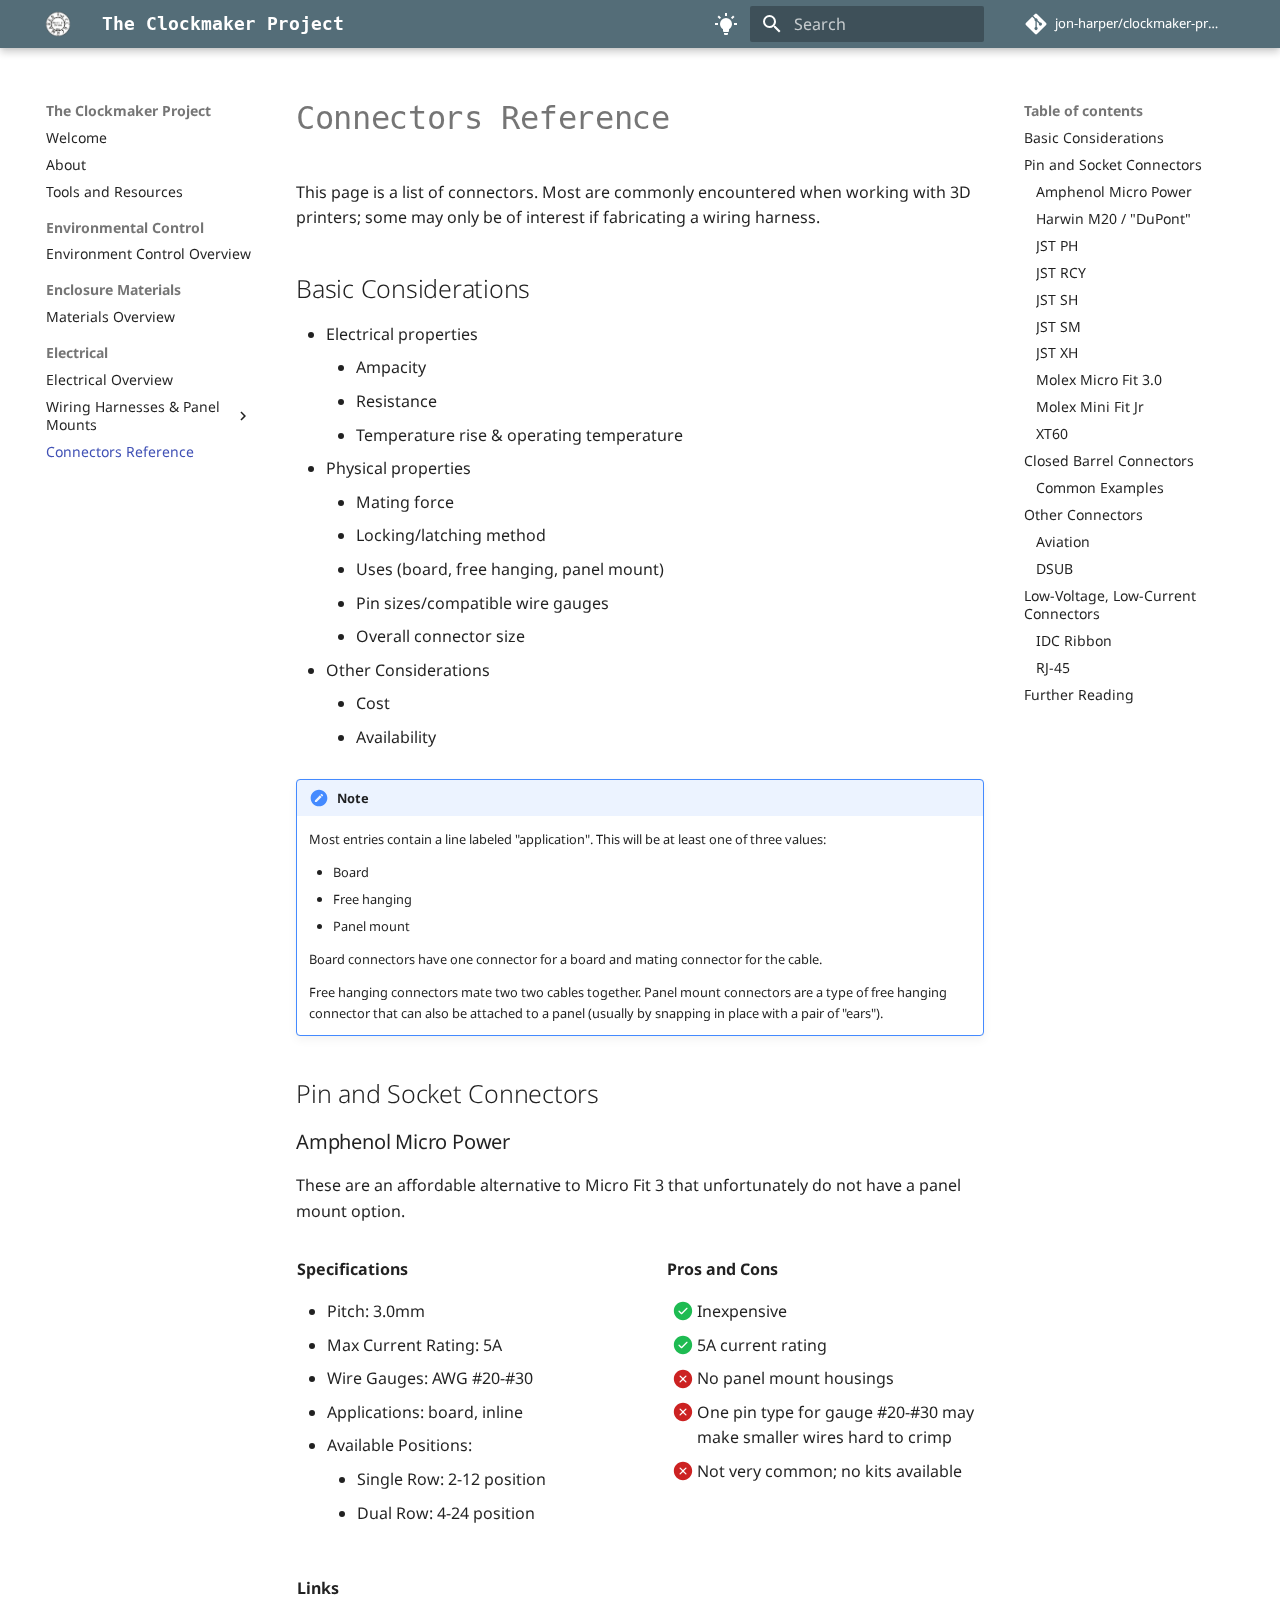
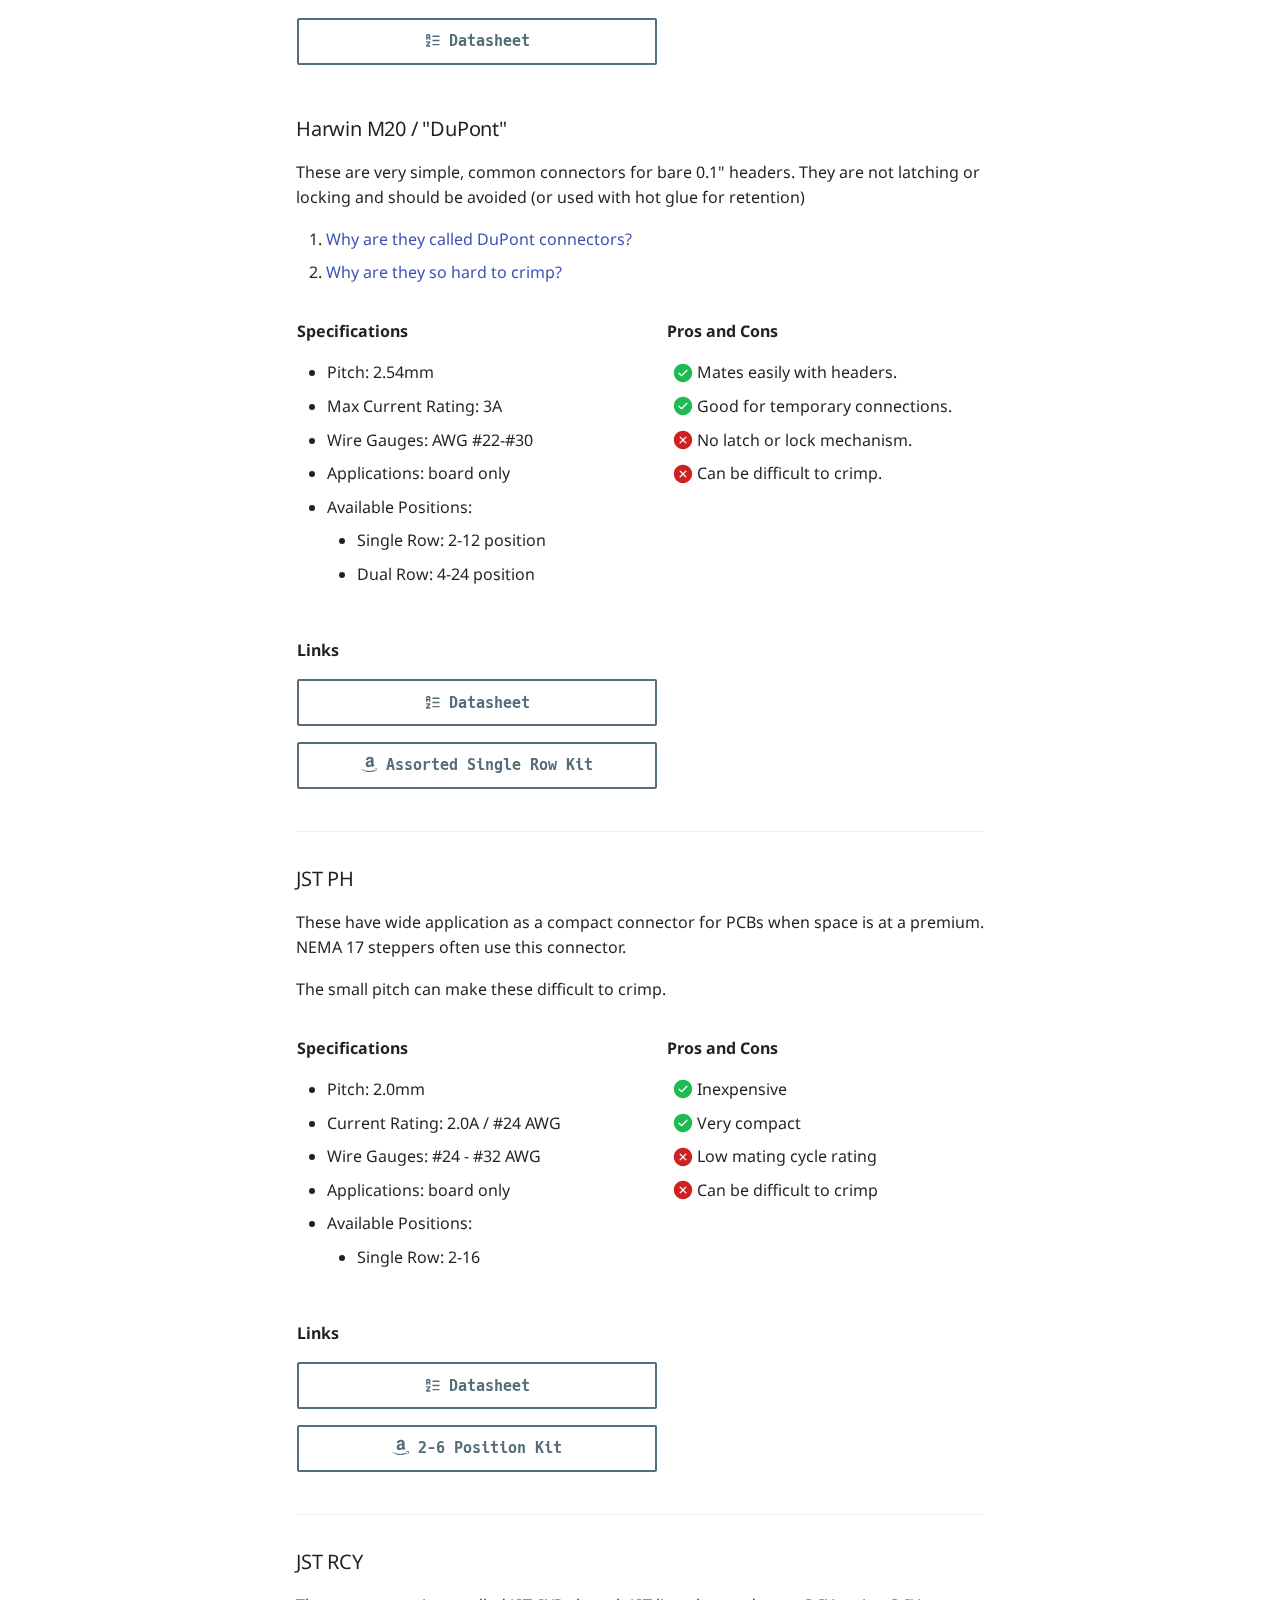
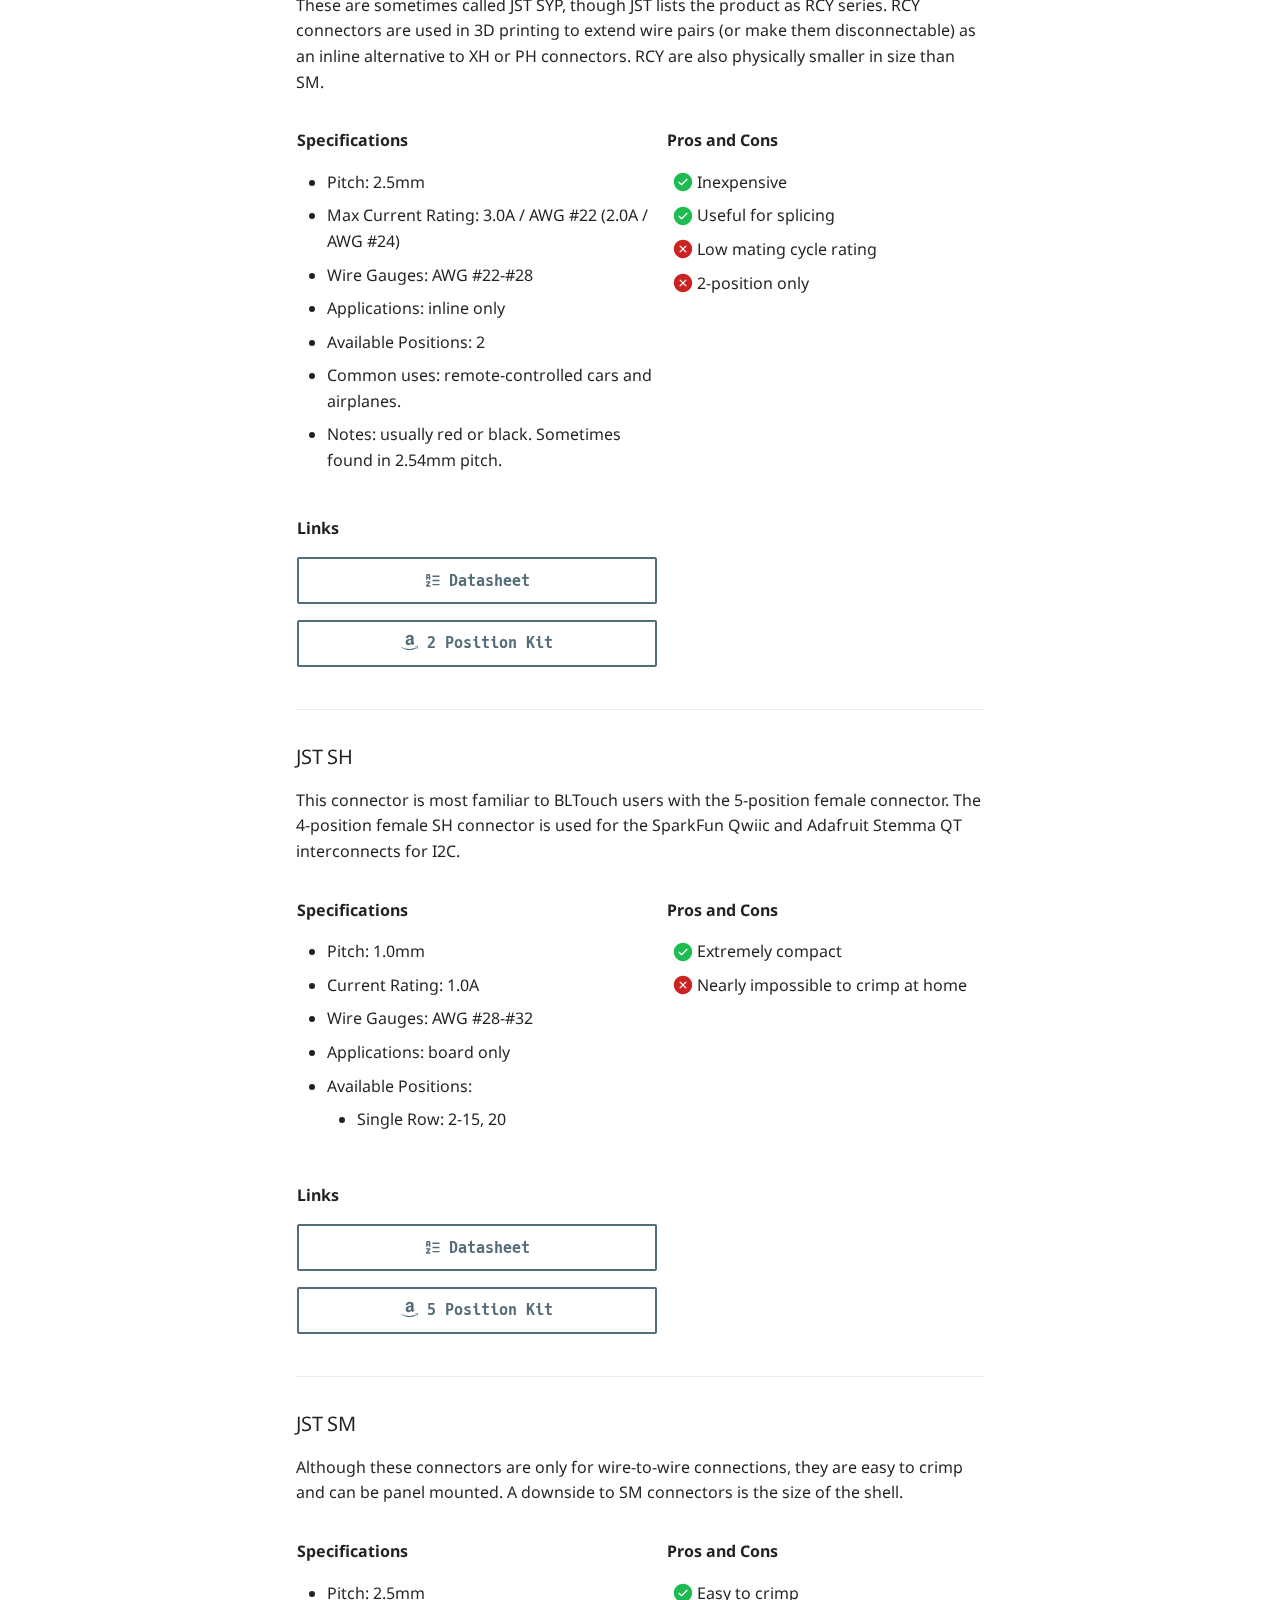
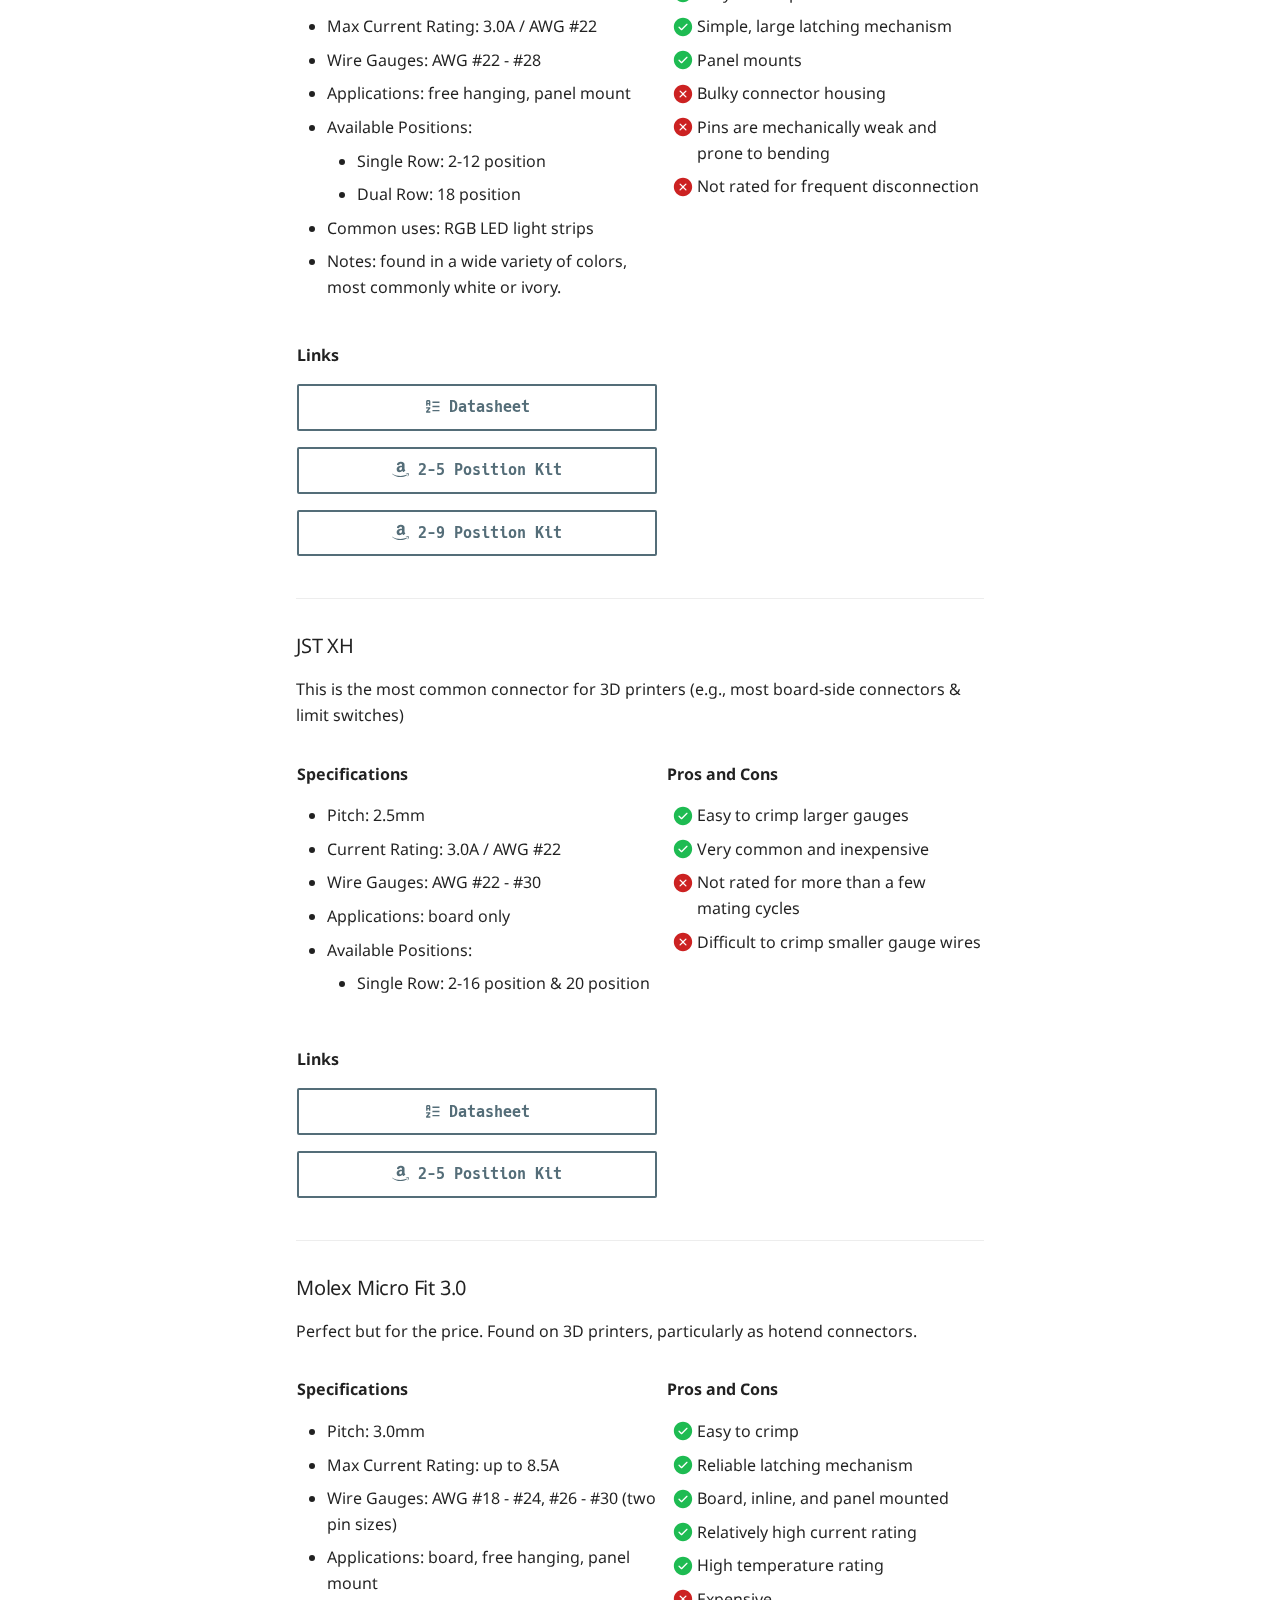
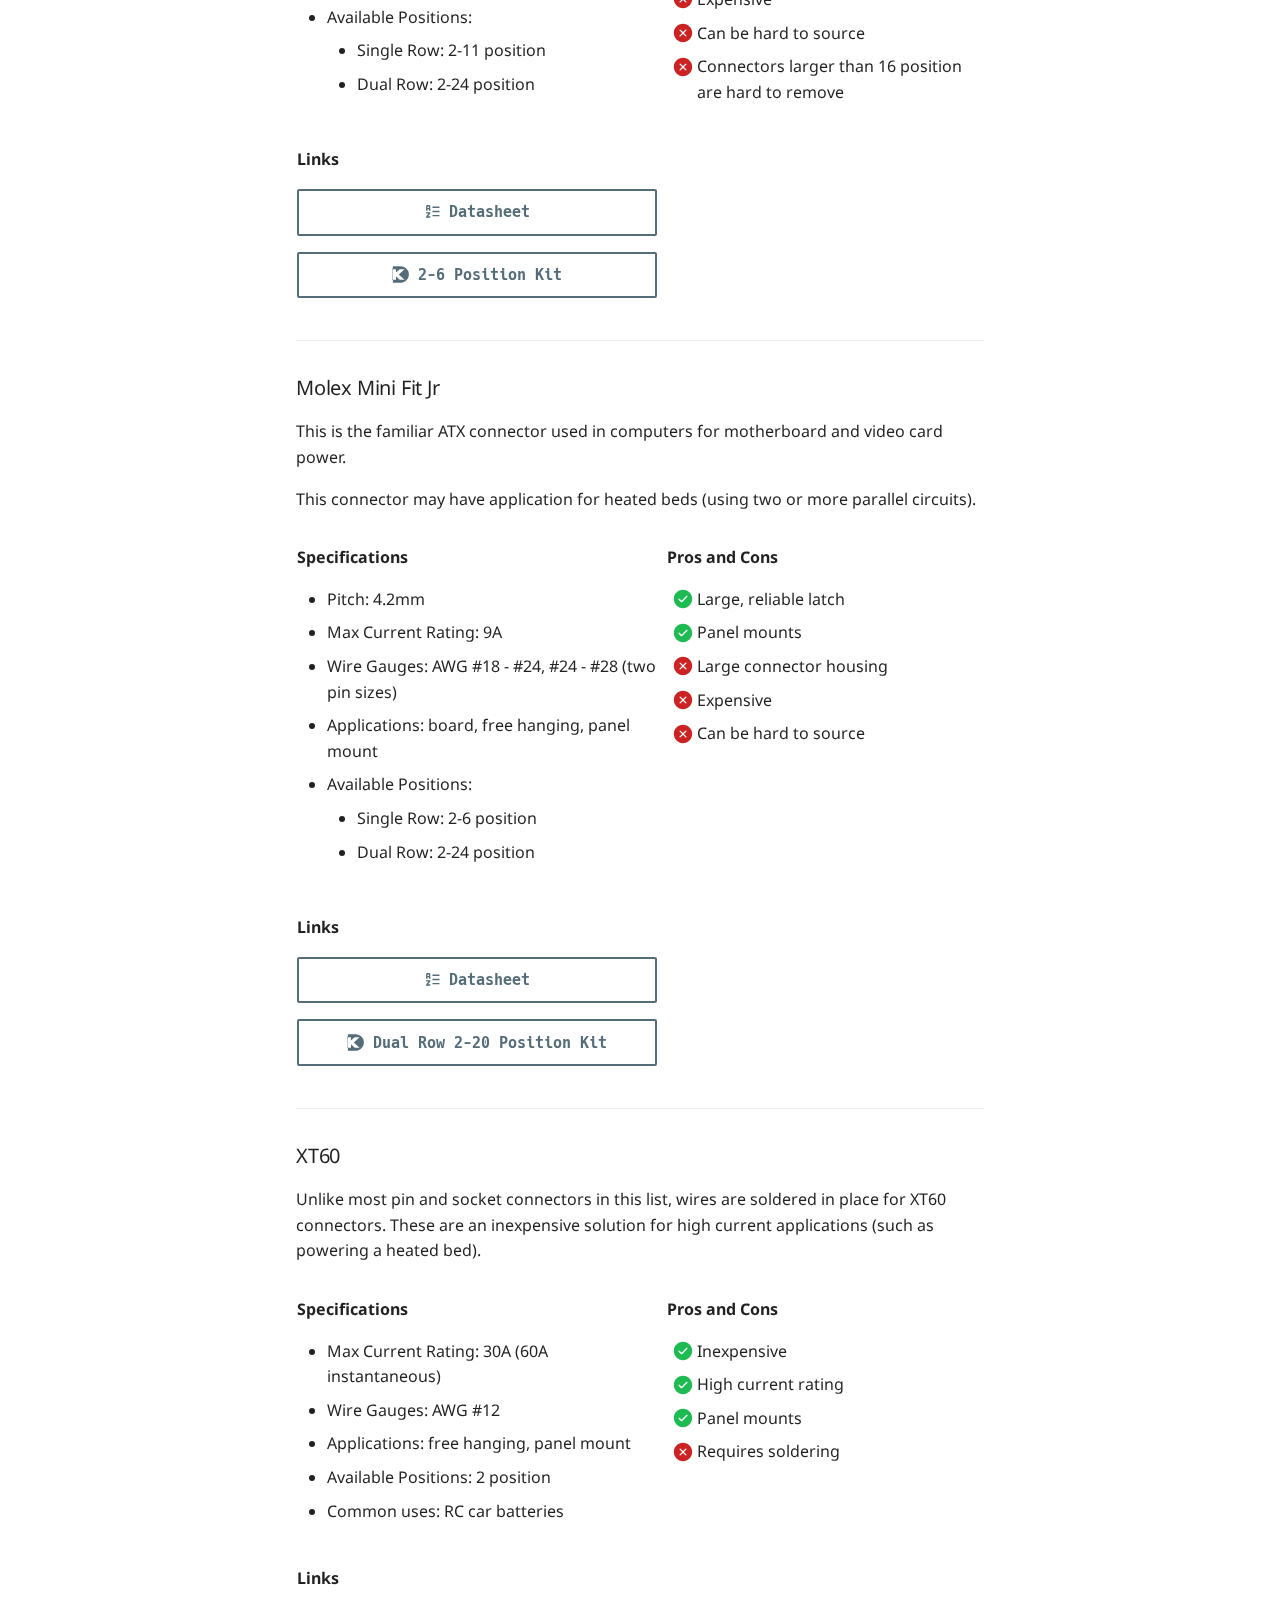
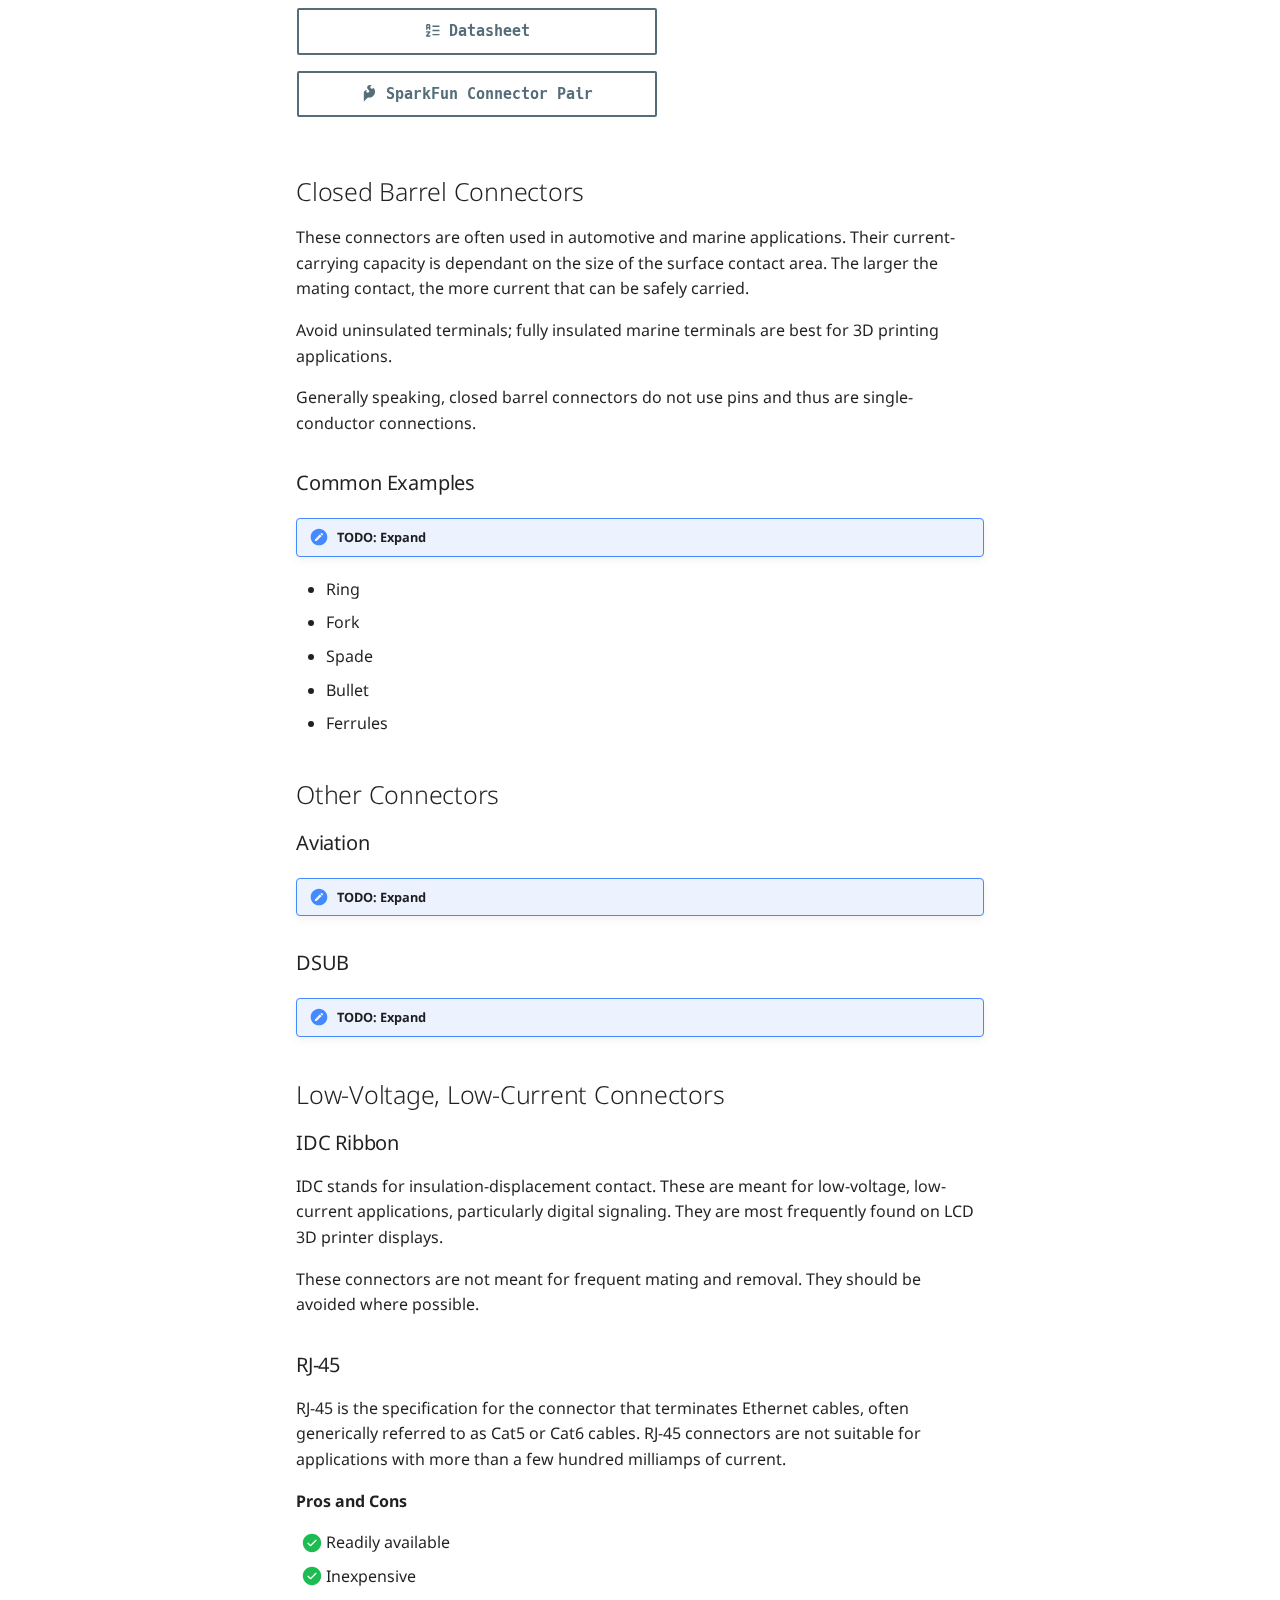
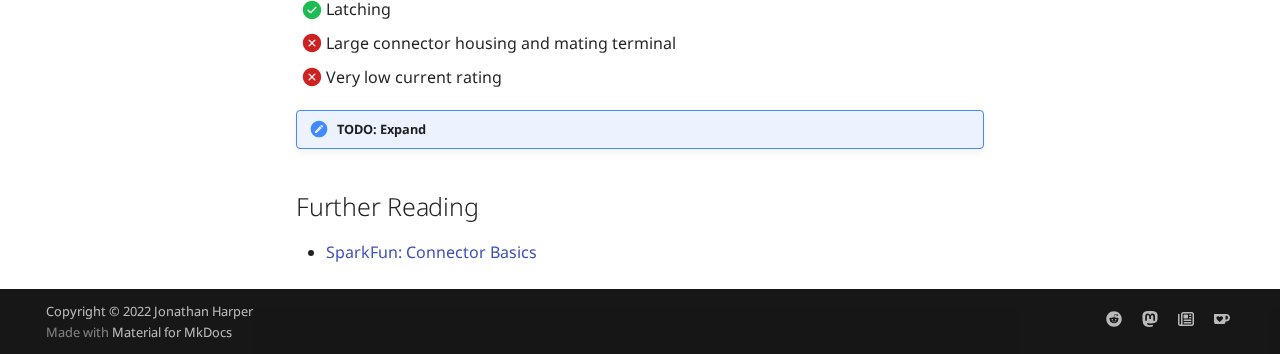
<file: wiring/connectors/index.html>
<!doctype html>
<html lang="en" class="no-js">
  <head>
    
      <meta charset="utf-8">
      <meta name="viewport" content="width=device-width,initial-scale=1">
      
        <meta name="description" content="Documentation for The Clockmaker Project.">
      
      
        <meta name="author" content="Jon Harper">
      
      
        <link rel="canonical" href="https://jon-harper.github.io/clockmaker-project/wiring/connectors/">
      
      
        <link rel="prev" href="../multi2/">
      
      
      <link rel="icon" href="../../img/logo3.png">
      <meta name="generator" content="mkdocs-1.4.3, mkdocs-material-9.1.15">
    
    
      
        <title>Connectors Reference - The Clockmaker Project</title>
      
    
    
      <link rel="stylesheet" href="../../assets/stylesheets/main.26e3688c.min.css">
      
        
        <link rel="stylesheet" href="../../assets/stylesheets/palette.ecc896b0.min.css">
      
      

    
    
    
      
        
        
        <link rel="preconnect" href="https://fonts.gstatic.com" crossorigin>
        <link rel="stylesheet" href="https://fonts.googleapis.com/css?family=Noto+Sans:300,300i,400,400i,700,700i%7CRoboto+Mono:400,400i,700,700i&display=fallback">
        <style>:root{--md-text-font:"Noto Sans";--md-code-font:"Roboto Mono"}</style>
      
    
    
      <link rel="stylesheet" href="../../assets/stylesheets/neoteroi.css">
    
      <link rel="stylesheet" href="../../assets/stylesheets/extra.css">
    
    <script>__md_scope=new URL("../..",location),__md_hash=e=>[...e].reduce((e,_)=>(e<<5)-e+_.charCodeAt(0),0),__md_get=(e,_=localStorage,t=__md_scope)=>JSON.parse(_.getItem(t.pathname+"."+e)),__md_set=(e,_,t=localStorage,a=__md_scope)=>{try{t.setItem(a.pathname+"."+e,JSON.stringify(_))}catch(e){}}</script>
    
      

    
    
    
  </head>
  
  
    
    
      
    
    
    
    
    <body dir="ltr" data-md-color-scheme="default" data-md-color-primary="blue-grey" data-md-color-accent="amber">
  
    
    
      <script>var palette=__md_get("__palette");if(palette&&"object"==typeof palette.color)for(var key of Object.keys(palette.color))document.body.setAttribute("data-md-color-"+key,palette.color[key])</script>
    
    <input class="md-toggle" data-md-toggle="drawer" type="checkbox" id="__drawer" autocomplete="off">
    <input class="md-toggle" data-md-toggle="search" type="checkbox" id="__search" autocomplete="off">
    <label class="md-overlay" for="__drawer"></label>
    <div data-md-component="skip">
      
        
        <a href="#basic-considerations" class="md-skip">
          Skip to content
        </a>
      
    </div>
    <div data-md-component="announce">
      
    </div>
    
    
      

  

<header class="md-header md-header--shadow" data-md-component="header">
  <nav class="md-header__inner md-grid" aria-label="Header">
    <a href="../.." title="The Clockmaker Project" class="md-header__button md-logo" aria-label="The Clockmaker Project" data-md-component="logo">
      
  <img src="../../img/logo3.png" alt="logo">

    </a>
    <label class="md-header__button md-icon" for="__drawer">
      <svg xmlns="http://www.w3.org/2000/svg" viewBox="0 0 24 24"><path d="M3 6h18v2H3V6m0 5h18v2H3v-2m0 5h18v2H3v-2Z"/></svg>
    </label>
    <div class="md-header__title" data-md-component="header-title">
      <div class="md-header__ellipsis">
        <div class="md-header__topic">
          <span class="md-ellipsis">
            The Clockmaker Project
          </span>
        </div>
        <div class="md-header__topic" data-md-component="header-topic">
          <span class="md-ellipsis">
            
              Connectors Reference
            
          </span>
        </div>
      </div>
    </div>
    
      
        <form class="md-header__option" data-md-component="palette">
          
            
            
            
            <input class="md-option" data-md-color-media="" data-md-color-scheme="default" data-md-color-primary="blue-grey" data-md-color-accent="amber"  aria-label="Switch to dark mode"  type="radio" name="__palette" id="__palette_1">
            
              <label class="md-header__button md-icon" title="Switch to dark mode" for="__palette_2" hidden>
                <svg xmlns="http://www.w3.org/2000/svg" viewBox="0 0 24 24"><path d="M12 6a6 6 0 0 1 6 6c0 2.22-1.21 4.16-3 5.2V19a1 1 0 0 1-1 1h-4a1 1 0 0 1-1-1v-1.8c-1.79-1.04-3-2.98-3-5.2a6 6 0 0 1 6-6m2 15v1a1 1 0 0 1-1 1h-2a1 1 0 0 1-1-1v-1h4m6-10h3v2h-3v-2M1 11h3v2H1v-2M13 1v3h-2V1h2M4.92 3.5l2.13 2.14-1.42 1.41L3.5 4.93 4.92 3.5m12.03 2.13 2.12-2.13 1.43 1.43-2.13 2.12-1.42-1.42Z"/></svg>
              </label>
            
          
            
            
            
            <input class="md-option" data-md-color-media="" data-md-color-scheme="slate" data-md-color-primary="amber" data-md-color-accent="blue-grey"  aria-label="Switch to light mode"  type="radio" name="__palette" id="__palette_2">
            
              <label class="md-header__button md-icon" title="Switch to light mode" for="__palette_1" hidden>
                <svg xmlns="http://www.w3.org/2000/svg" viewBox="0 0 24 24"><path d="M12 2C9.76 2 7.78 3.05 6.5 4.68l1.43 1.43C8.84 4.84 10.32 4 12 4a5 5 0 0 1 5 5c0 1.68-.84 3.16-2.11 4.06l1.42 1.44C17.94 13.21 19 11.24 19 9a7 7 0 0 0-7-7M3.28 4 2 5.27 5.04 8.3C5 8.53 5 8.76 5 9c0 2.38 1.19 4.47 3 5.74V17a1 1 0 0 0 1 1h5.73l4 4L20 20.72 3.28 4m3.95 6.5 5.5 5.5H10v-2.42a5.004 5.004 0 0 1-2.77-3.08M9 20v1a1 1 0 0 0 1 1h4a1 1 0 0 0 1-1v-1H9Z"/></svg>
              </label>
            
          
        </form>
      
    
    
    
      <label class="md-header__button md-icon" for="__search">
        <svg xmlns="http://www.w3.org/2000/svg" viewBox="0 0 24 24"><path d="M9.5 3A6.5 6.5 0 0 1 16 9.5c0 1.61-.59 3.09-1.56 4.23l.27.27h.79l5 5-1.5 1.5-5-5v-.79l-.27-.27A6.516 6.516 0 0 1 9.5 16 6.5 6.5 0 0 1 3 9.5 6.5 6.5 0 0 1 9.5 3m0 2C7 5 5 7 5 9.5S7 14 9.5 14 14 12 14 9.5 12 5 9.5 5Z"/></svg>
      </label>
      <div class="md-search" data-md-component="search" role="dialog">
  <label class="md-search__overlay" for="__search"></label>
  <div class="md-search__inner" role="search">
    <form class="md-search__form" name="search">
      <input type="text" class="md-search__input" name="query" aria-label="Search" placeholder="Search" autocapitalize="off" autocorrect="off" autocomplete="off" spellcheck="false" data-md-component="search-query" required>
      <label class="md-search__icon md-icon" for="__search">
        <svg xmlns="http://www.w3.org/2000/svg" viewBox="0 0 24 24"><path d="M9.5 3A6.5 6.5 0 0 1 16 9.5c0 1.61-.59 3.09-1.56 4.23l.27.27h.79l5 5-1.5 1.5-5-5v-.79l-.27-.27A6.516 6.516 0 0 1 9.5 16 6.5 6.5 0 0 1 3 9.5 6.5 6.5 0 0 1 9.5 3m0 2C7 5 5 7 5 9.5S7 14 9.5 14 14 12 14 9.5 12 5 9.5 5Z"/></svg>
        <svg xmlns="http://www.w3.org/2000/svg" viewBox="0 0 24 24"><path d="M20 11v2H8l5.5 5.5-1.42 1.42L4.16 12l7.92-7.92L13.5 5.5 8 11h12Z"/></svg>
      </label>
      <nav class="md-search__options" aria-label="Search">
        
        <button type="reset" class="md-search__icon md-icon" title="Clear" aria-label="Clear" tabindex="-1">
          <svg xmlns="http://www.w3.org/2000/svg" viewBox="0 0 24 24"><path d="M19 6.41 17.59 5 12 10.59 6.41 5 5 6.41 10.59 12 5 17.59 6.41 19 12 13.41 17.59 19 19 17.59 13.41 12 19 6.41Z"/></svg>
        </button>
      </nav>
      
    </form>
    <div class="md-search__output">
      <div class="md-search__scrollwrap" data-md-scrollfix>
        <div class="md-search-result" data-md-component="search-result">
          <div class="md-search-result__meta">
            Initializing search
          </div>
          <ol class="md-search-result__list" role="presentation"></ol>
        </div>
      </div>
    </div>
  </div>
</div>
    
    
      <div class="md-header__source">
        <a href="https://github.com/jon-harper/clockmaker-project" title="Go to repository" class="md-source" data-md-component="source">
  <div class="md-source__icon md-icon">
    
    <svg xmlns="http://www.w3.org/2000/svg" viewBox="0 0 448 512"><!--! Font Awesome Free 6.4.0 by @fontawesome - https://fontawesome.com License - https://fontawesome.com/license/free (Icons: CC BY 4.0, Fonts: SIL OFL 1.1, Code: MIT License) Copyright 2023 Fonticons, Inc.--><path d="M439.55 236.05 244 40.45a28.87 28.87 0 0 0-40.81 0l-40.66 40.63 51.52 51.52c27.06-9.14 52.68 16.77 43.39 43.68l49.66 49.66c34.23-11.8 61.18 31 35.47 56.69-26.49 26.49-70.21-2.87-56-37.34L240.22 199v121.85c25.3 12.54 22.26 41.85 9.08 55a34.34 34.34 0 0 1-48.55 0c-17.57-17.6-11.07-46.91 11.25-56v-123c-20.8-8.51-24.6-30.74-18.64-45L142.57 101 8.45 235.14a28.86 28.86 0 0 0 0 40.81l195.61 195.6a28.86 28.86 0 0 0 40.8 0l194.69-194.69a28.86 28.86 0 0 0 0-40.81z"/></svg>
  </div>
  <div class="md-source__repository">
    jon-harper/clockmaker-project
  </div>
</a>
      </div>
    
  </nav>
  
</header>
    
    <div class="md-container" data-md-component="container">
      
      
        
          
        
      
      <main class="md-main" data-md-component="main">
        <div class="md-main__inner md-grid">
          
            
              
              <div class="md-sidebar md-sidebar--primary" data-md-component="sidebar" data-md-type="navigation" >
                <div class="md-sidebar__scrollwrap">
                  <div class="md-sidebar__inner">
                    


<nav class="md-nav md-nav--primary" aria-label="Navigation" data-md-level="0">
  <label class="md-nav__title" for="__drawer">
    <a href="../.." title="The Clockmaker Project" class="md-nav__button md-logo" aria-label="The Clockmaker Project" data-md-component="logo">
      
  <img src="../../img/logo3.png" alt="logo">

    </a>
    The Clockmaker Project
  </label>
  
    <div class="md-nav__source">
      <a href="https://github.com/jon-harper/clockmaker-project" title="Go to repository" class="md-source" data-md-component="source">
  <div class="md-source__icon md-icon">
    
    <svg xmlns="http://www.w3.org/2000/svg" viewBox="0 0 448 512"><!--! Font Awesome Free 6.4.0 by @fontawesome - https://fontawesome.com License - https://fontawesome.com/license/free (Icons: CC BY 4.0, Fonts: SIL OFL 1.1, Code: MIT License) Copyright 2023 Fonticons, Inc.--><path d="M439.55 236.05 244 40.45a28.87 28.87 0 0 0-40.81 0l-40.66 40.63 51.52 51.52c27.06-9.14 52.68 16.77 43.39 43.68l49.66 49.66c34.23-11.8 61.18 31 35.47 56.69-26.49 26.49-70.21-2.87-56-37.34L240.22 199v121.85c25.3 12.54 22.26 41.85 9.08 55a34.34 34.34 0 0 1-48.55 0c-17.57-17.6-11.07-46.91 11.25-56v-123c-20.8-8.51-24.6-30.74-18.64-45L142.57 101 8.45 235.14a28.86 28.86 0 0 0 0 40.81l195.61 195.6a28.86 28.86 0 0 0 40.8 0l194.69-194.69a28.86 28.86 0 0 0 0-40.81z"/></svg>
  </div>
  <div class="md-source__repository">
    jon-harper/clockmaker-project
  </div>
</a>
    </div>
  
  <ul class="md-nav__list" data-md-scrollfix>
    
      
      
      

  
  
  
    <li class="md-nav__item">
      <a href="../.." class="md-nav__link">
        Welcome
      </a>
    </li>
  

    
      
      
      

  
  
  
    <li class="md-nav__item">
      <a href="../../about/" class="md-nav__link">
        About
      </a>
    </li>
  

    
      
      
      

  
  
  
    <li class="md-nav__item">
      <a href="../../resources/" class="md-nav__link">
        Tools and Resources
      </a>
    </li>
  

    
      
      
      

  
  
  
    
      
    
    <li class="md-nav__item md-nav__item--section md-nav__item--nested">
      
      
      
      
      <input class="md-nav__toggle md-toggle " type="checkbox" id="__nav_4" >
      
      
      
        <label class="md-nav__link" for="__nav_4" id="__nav_4_label" tabindex="0">
          Environmental Control
          <span class="md-nav__icon md-icon"></span>
        </label>
      
      <nav class="md-nav" data-md-level="1" aria-labelledby="__nav_4_label" aria-expanded="false">
        <label class="md-nav__title" for="__nav_4">
          <span class="md-nav__icon md-icon"></span>
          Environmental Control
        </label>
        <ul class="md-nav__list" data-md-scrollfix>
          
            
              
  
  
  
    <li class="md-nav__item">
      <a href="../../air/" class="md-nav__link">
        Environment Control Overview
      </a>
    </li>
  

            
          
        </ul>
      </nav>
    </li>
  

    
      
      
      

  
  
  
    
      
    
    <li class="md-nav__item md-nav__item--section md-nav__item--nested">
      
      
      
      
      <input class="md-nav__toggle md-toggle " type="checkbox" id="__nav_5" >
      
      
      
        <label class="md-nav__link" for="__nav_5" id="__nav_5_label" tabindex="0">
          Enclosure Materials
          <span class="md-nav__icon md-icon"></span>
        </label>
      
      <nav class="md-nav" data-md-level="1" aria-labelledby="__nav_5_label" aria-expanded="false">
        <label class="md-nav__title" for="__nav_5">
          <span class="md-nav__icon md-icon"></span>
          Enclosure Materials
        </label>
        <ul class="md-nav__list" data-md-scrollfix>
          
            
              
  
  
  
    <li class="md-nav__item">
      <a href="../../materials/" class="md-nav__link">
        Materials Overview
      </a>
    </li>
  

            
          
        </ul>
      </nav>
    </li>
  

    
      
      
      

  
  
    
  
  
    
      
    
    <li class="md-nav__item md-nav__item--active md-nav__item--section md-nav__item--nested">
      
      
      
      
      <input class="md-nav__toggle md-toggle " type="checkbox" id="__nav_6" checked>
      
      
      
        <label class="md-nav__link" for="__nav_6" id="__nav_6_label" tabindex="0">
          Electrical
          <span class="md-nav__icon md-icon"></span>
        </label>
      
      <nav class="md-nav" data-md-level="1" aria-labelledby="__nav_6_label" aria-expanded="true">
        <label class="md-nav__title" for="__nav_6">
          <span class="md-nav__icon md-icon"></span>
          Electrical
        </label>
        <ul class="md-nav__list" data-md-scrollfix>
          
            
              
  
  
  
    <li class="md-nav__item">
      <a href="../" class="md-nav__link">
        Electrical Overview
      </a>
    </li>
  

            
          
            
              
  
  
  
    
    <li class="md-nav__item md-nav__item--nested">
      
      
      
      
      <input class="md-nav__toggle md-toggle " type="checkbox" id="__nav_6_2" >
      
      
      
        <label class="md-nav__link" for="__nav_6_2" id="__nav_6_2_label" tabindex="0">
          Wiring Harnesses & Panel Mounts
          <span class="md-nav__icon md-icon"></span>
        </label>
      
      <nav class="md-nav" data-md-level="2" aria-labelledby="__nav_6_2_label" aria-expanded="false">
        <label class="md-nav__title" for="__nav_6_2">
          <span class="md-nav__icon md-icon"></span>
          Wiring Harnesses & Panel Mounts
        </label>
        <ul class="md-nav__list" data-md-scrollfix>
          
            
              
  
  
  
    <li class="md-nav__item">
      <a href="../panel_tips/" class="md-nav__link">
        Panel Mount & Harness Tips
      </a>
    </li>
  

            
          
            
              
  
  
  
    <li class="md-nav__item">
      <a href="../single/" class="md-nav__link">
        Single Components
      </a>
    </li>
  

            
          
            
              
  
  
  
    <li class="md-nav__item">
      <a href="../multi/" class="md-nav__link">
        Composite Connectors, Part 1
      </a>
    </li>
  

            
          
            
              
  
  
  
    <li class="md-nav__item">
      <a href="../multi2/" class="md-nav__link">
        Composite Connectors, Part 2
      </a>
    </li>
  

            
          
        </ul>
      </nav>
    </li>
  

            
          
            
              
  
  
    
  
  
    <li class="md-nav__item md-nav__item--active">
      
      <input class="md-nav__toggle md-toggle" type="checkbox" id="__toc">
      
      
      
        <label class="md-nav__link md-nav__link--active" for="__toc">
          Connectors Reference
          <span class="md-nav__icon md-icon"></span>
        </label>
      
      <a href="./" class="md-nav__link md-nav__link--active">
        Connectors Reference
      </a>
      
        

<nav class="md-nav md-nav--secondary" aria-label="Table of contents">
  
  
  
  
    <label class="md-nav__title" for="__toc">
      <span class="md-nav__icon md-icon"></span>
      Table of contents
    </label>
    <ul class="md-nav__list" data-md-component="toc" data-md-scrollfix>
      
        <li class="md-nav__item">
  <a href="#basic-considerations" class="md-nav__link">
    Basic Considerations
  </a>
  
</li>
      
        <li class="md-nav__item">
  <a href="#pin-and-socket-connectors" class="md-nav__link">
    Pin and Socket Connectors
  </a>
  
    <nav class="md-nav" aria-label="Pin and Socket Connectors">
      <ul class="md-nav__list">
        
          <li class="md-nav__item">
  <a href="#amphenol-micro-power" class="md-nav__link">
    Amphenol Micro Power
  </a>
  
</li>
        
          <li class="md-nav__item">
  <a href="#harwin-m20-dupont" class="md-nav__link">
    Harwin M20 / "DuPont"
  </a>
  
</li>
        
          <li class="md-nav__item">
  <a href="#jst-ph" class="md-nav__link">
    JST PH
  </a>
  
</li>
        
          <li class="md-nav__item">
  <a href="#jst-rcy" class="md-nav__link">
    JST RCY
  </a>
  
</li>
        
          <li class="md-nav__item">
  <a href="#jst-sh" class="md-nav__link">
    JST SH
  </a>
  
</li>
        
          <li class="md-nav__item">
  <a href="#jst-sm" class="md-nav__link">
    JST SM
  </a>
  
</li>
        
          <li class="md-nav__item">
  <a href="#jst-xh" class="md-nav__link">
    JST XH
  </a>
  
</li>
        
          <li class="md-nav__item">
  <a href="#molex-micro-fit-30" class="md-nav__link">
    Molex Micro Fit 3.0
  </a>
  
</li>
        
          <li class="md-nav__item">
  <a href="#molex-mini-fit-jr" class="md-nav__link">
    Molex Mini Fit Jr
  </a>
  
</li>
        
          <li class="md-nav__item">
  <a href="#xt60" class="md-nav__link">
    XT60
  </a>
  
</li>
        
      </ul>
    </nav>
  
</li>
      
        <li class="md-nav__item">
  <a href="#closed-barrel-connectors" class="md-nav__link">
    Closed Barrel Connectors
  </a>
  
    <nav class="md-nav" aria-label="Closed Barrel Connectors">
      <ul class="md-nav__list">
        
          <li class="md-nav__item">
  <a href="#common-examples" class="md-nav__link">
    Common Examples
  </a>
  
</li>
        
      </ul>
    </nav>
  
</li>
      
        <li class="md-nav__item">
  <a href="#other-connectors" class="md-nav__link">
    Other Connectors
  </a>
  
    <nav class="md-nav" aria-label="Other Connectors">
      <ul class="md-nav__list">
        
          <li class="md-nav__item">
  <a href="#aviation" class="md-nav__link">
    Aviation
  </a>
  
</li>
        
          <li class="md-nav__item">
  <a href="#dsub" class="md-nav__link">
    DSUB
  </a>
  
</li>
        
      </ul>
    </nav>
  
</li>
      
        <li class="md-nav__item">
  <a href="#low-voltage-low-current-connectors" class="md-nav__link">
    Low-Voltage, Low-Current Connectors
  </a>
  
    <nav class="md-nav" aria-label="Low-Voltage, Low-Current Connectors">
      <ul class="md-nav__list">
        
          <li class="md-nav__item">
  <a href="#idc-ribbon" class="md-nav__link">
    IDC Ribbon
  </a>
  
</li>
        
          <li class="md-nav__item">
  <a href="#rj-45" class="md-nav__link">
    RJ-45
  </a>
  
</li>
        
      </ul>
    </nav>
  
</li>
      
        <li class="md-nav__item">
  <a href="#further-reading" class="md-nav__link">
    Further Reading
  </a>
  
</li>
      
    </ul>
  
</nav>
      
    </li>
  

            
          
        </ul>
      </nav>
    </li>
  

    
  </ul>
</nav>
                  </div>
                </div>
              </div>
            
            
              
              <div class="md-sidebar md-sidebar--secondary" data-md-component="sidebar" data-md-type="toc" >
                <div class="md-sidebar__scrollwrap">
                  <div class="md-sidebar__inner">
                    

<nav class="md-nav md-nav--secondary" aria-label="Table of contents">
  
  
  
  
    <label class="md-nav__title" for="__toc">
      <span class="md-nav__icon md-icon"></span>
      Table of contents
    </label>
    <ul class="md-nav__list" data-md-component="toc" data-md-scrollfix>
      
        <li class="md-nav__item">
  <a href="#basic-considerations" class="md-nav__link">
    Basic Considerations
  </a>
  
</li>
      
        <li class="md-nav__item">
  <a href="#pin-and-socket-connectors" class="md-nav__link">
    Pin and Socket Connectors
  </a>
  
    <nav class="md-nav" aria-label="Pin and Socket Connectors">
      <ul class="md-nav__list">
        
          <li class="md-nav__item">
  <a href="#amphenol-micro-power" class="md-nav__link">
    Amphenol Micro Power
  </a>
  
</li>
        
          <li class="md-nav__item">
  <a href="#harwin-m20-dupont" class="md-nav__link">
    Harwin M20 / "DuPont"
  </a>
  
</li>
        
          <li class="md-nav__item">
  <a href="#jst-ph" class="md-nav__link">
    JST PH
  </a>
  
</li>
        
          <li class="md-nav__item">
  <a href="#jst-rcy" class="md-nav__link">
    JST RCY
  </a>
  
</li>
        
          <li class="md-nav__item">
  <a href="#jst-sh" class="md-nav__link">
    JST SH
  </a>
  
</li>
        
          <li class="md-nav__item">
  <a href="#jst-sm" class="md-nav__link">
    JST SM
  </a>
  
</li>
        
          <li class="md-nav__item">
  <a href="#jst-xh" class="md-nav__link">
    JST XH
  </a>
  
</li>
        
          <li class="md-nav__item">
  <a href="#molex-micro-fit-30" class="md-nav__link">
    Molex Micro Fit 3.0
  </a>
  
</li>
        
          <li class="md-nav__item">
  <a href="#molex-mini-fit-jr" class="md-nav__link">
    Molex Mini Fit Jr
  </a>
  
</li>
        
          <li class="md-nav__item">
  <a href="#xt60" class="md-nav__link">
    XT60
  </a>
  
</li>
        
      </ul>
    </nav>
  
</li>
      
        <li class="md-nav__item">
  <a href="#closed-barrel-connectors" class="md-nav__link">
    Closed Barrel Connectors
  </a>
  
    <nav class="md-nav" aria-label="Closed Barrel Connectors">
      <ul class="md-nav__list">
        
          <li class="md-nav__item">
  <a href="#common-examples" class="md-nav__link">
    Common Examples
  </a>
  
</li>
        
      </ul>
    </nav>
  
</li>
      
        <li class="md-nav__item">
  <a href="#other-connectors" class="md-nav__link">
    Other Connectors
  </a>
  
    <nav class="md-nav" aria-label="Other Connectors">
      <ul class="md-nav__list">
        
          <li class="md-nav__item">
  <a href="#aviation" class="md-nav__link">
    Aviation
  </a>
  
</li>
        
          <li class="md-nav__item">
  <a href="#dsub" class="md-nav__link">
    DSUB
  </a>
  
</li>
        
      </ul>
    </nav>
  
</li>
      
        <li class="md-nav__item">
  <a href="#low-voltage-low-current-connectors" class="md-nav__link">
    Low-Voltage, Low-Current Connectors
  </a>
  
    <nav class="md-nav" aria-label="Low-Voltage, Low-Current Connectors">
      <ul class="md-nav__list">
        
          <li class="md-nav__item">
  <a href="#idc-ribbon" class="md-nav__link">
    IDC Ribbon
  </a>
  
</li>
        
          <li class="md-nav__item">
  <a href="#rj-45" class="md-nav__link">
    RJ-45
  </a>
  
</li>
        
      </ul>
    </nav>
  
</li>
      
        <li class="md-nav__item">
  <a href="#further-reading" class="md-nav__link">
    Further Reading
  </a>
  
</li>
      
    </ul>
  
</nav>
                  </div>
                </div>
              </div>
            
          
          
            <div class="md-content" data-md-component="content">
              <article class="md-content__inner md-typeset">
                
                  


  <h1>Connectors Reference</h1>

<p>This page is a list of connectors. Most are commonly encountered when working with 3D printers; some may only be of interest if fabricating a wiring harness.</p>
<h2 id="basic-considerations">Basic Considerations</h2>
<ul>
<li>Electrical properties<ul>
<li>Ampacity</li>
<li>Resistance</li>
<li>Temperature rise &amp; operating temperature</li>
</ul>
</li>
<li>Physical properties<ul>
<li>Mating force</li>
<li>Locking/latching method</li>
<li>Uses (board, free hanging, panel mount)</li>
<li>Pin sizes/compatible wire gauges</li>
<li>Overall connector size</li>
</ul>
</li>
<li>Other Considerations<ul>
<li>Cost</li>
<li>Availability</li>
</ul>
</li>
</ul>
<div class="admonition note">
<p class="admonition-title">Note</p>
<p>Most entries contain a line labeled "application". This will be at least one of three values:</p>
<ul>
<li>Board</li>
<li>Free hanging</li>
<li>Panel mount</li>
</ul>
<p>Board connectors have one connector for a board and mating connector for the cable.</p>
<p>Free hanging connectors mate two two cables together. Panel mount connectors are a type of free hanging connector that can also be attached to a panel (usually by snapping in place with a pair of "ears").</p>
</div>
<!-- 
### Title

Common uses:

**Specifications**

- Pitch: 
- Max Current Rating: 
- Wire Gauges: 
- Panel Mount: 
- Available Positions:
    - Single Row: 
    - Dual Row: 
- Notes:

**Links**

[:material-order-alphabetical-ascending: Datasheet][link]{ .md-button }

[Digikey][link]{ .md-button } 
-->

<h2 id="pin-and-socket-connectors">Pin and Socket Connectors</h2>
<h3 id="amphenol-micro-power">Amphenol Micro Power</h3>
<p>These are an affordable alternative to Micro Fit 3 that unfortunately do not have a panel mount option.</p>
<div class="nt-cards nt-grid cols-2">
<div>
<div markdown>
<p><strong>Specifications</strong></p>
<ul>
<li>Pitch: 3.0mm</li>
<li>Max Current Rating: 5A</li>
<li>Wire Gauges: AWG #20-#30</li>
<li>Applications: board, inline</li>
<li>Available Positions:<ul>
<li>Single Row: 2-12 position</li>
<li>Dual Row: 4-24 position</li>
</ul>
</li>
</ul>
</div>
</div>
<div>
<div markdown>
<p><strong>Pros and Cons</strong></p>
<div class="jh-proconlist">
<ul class="task-list">
<li class="task-list-item"><label class="task-list-control"><input type="checkbox" disabled checked/><span class="task-list-indicator"></span></label> Inexpensive</li>
<li class="task-list-item"><label class="task-list-control"><input type="checkbox" disabled checked/><span class="task-list-indicator"></span></label> 5A current rating</li>
<li class="task-list-item"><label class="task-list-control"><input type="checkbox" disabled/><span class="task-list-indicator"></span></label> No panel mount housings</li>
<li class="task-list-item"><label class="task-list-control"><input type="checkbox" disabled/><span class="task-list-indicator"></span></label> One pin type for gauge #20-#30 may make smaller wires hard to crimp</li>
<li class="task-list-item"><label class="task-list-control"><input type="checkbox" disabled/><span class="task-list-indicator"></span></label> Not very common; no kits available</li>
</ul>
</div>
</div>
</div>
<div>
<div markdown>
<p><strong>Links</strong></p>
<p><a class="md-button" href="../../assets/datasheets/micro_power.pdf"><span class="twemoji"><svg xmlns="http://www.w3.org/2000/svg" viewBox="0 0 24 24"><path d="M12 5h10v2H12m0 12v-2h10v2m-10-8h10v2H12m-3 0v2l-3.33 4H9v2H3v-2l3.33-4H3v-2M7 3H5c-1.1 0-2 .9-2 2v6h2V9h2v2h2V5a2 2 0 0 0-2-2m0 4H5V5h2Z"/></svg></span> Datasheet</a></p>
</div>
<p></div>
</div></p>
<h3 id="harwin-m20-dupont">Harwin M20 / "DuPont"</h3>
<p>These are very simple, common connectors for bare 0.1" headers. They are not latching or locking and should be avoided (or used with hot glue for retention)</p>
<ol>
<li><a href="https://www.mattmillman.com/why-do-we-call-these-dupont-connectors/">Why are they called DuPont connectors?</a></li>
<li><a href="https://www.mattmillman.com/info/crimpconnectors/dupont-and-dupont-connectors/#m20">Why are they so hard to crimp?</a></li>
</ol>
<div class="nt-cards nt-grid cols-2">
<div>
<div markdown>
<p><strong>Specifications</strong></p>
<ul>
<li>Pitch: 2.54mm</li>
<li>Max Current Rating: 3A</li>
<li>Wire Gauges: AWG #22-#30</li>
<li>Applications: board only</li>
<li>Available Positions:<ul>
<li>Single Row: 2-12 position</li>
<li>Dual Row: 4-24 position</li>
</ul>
</li>
</ul>
</div>
</div>
<div>
<div markdown>
<p><strong>Pros and Cons</strong></p>
<div class="jh-proconlist">
<ul class="task-list">
<li class="task-list-item"><label class="task-list-control"><input type="checkbox" disabled checked/><span class="task-list-indicator"></span></label> Mates easily with headers.</li>
<li class="task-list-item"><label class="task-list-control"><input type="checkbox" disabled checked/><span class="task-list-indicator"></span></label> Good for temporary connections.</li>
<li class="task-list-item"><label class="task-list-control"><input type="checkbox" disabled/><span class="task-list-indicator"></span></label> No latch or lock mechanism.</li>
<li class="task-list-item"><label class="task-list-control"><input type="checkbox" disabled/><span class="task-list-indicator"></span></label> Can be difficult to crimp.</li>
</ul>
</div>
</div>
</div>
<div>
<div markdown>
<p><strong>Links</strong></p>
<p><a class="md-button" href="../../assets/datasheets/harwin_m20.pdf"><span class="twemoji"><svg xmlns="http://www.w3.org/2000/svg" viewBox="0 0 24 24"><path d="M12 5h10v2H12m0 12v-2h10v2m-10-8h10v2H12m-3 0v2l-3.33 4H9v2H3v-2l3.33-4H3v-2M7 3H5c-1.1 0-2 .9-2 2v6h2V9h2v2h2V5a2 2 0 0 0-2-2m0 4H5V5h2Z"/></svg></span> Datasheet</a></p>
<p><a class="md-button" href="https://www.amazon.com/IWISS-1550PCS-Connector-Headers-Balancer/dp/B08X6C7PZM"><span class="twemoji"><svg xmlns="http://www.w3.org/2000/svg" viewBox="0 0 24 24"><path d="M.045 18.02c.072-.116.187-.124.348-.022 3.636 2.11 7.594 3.166 11.87 3.166 2.852 0 5.668-.533 8.447-1.595l.315-.14c.138-.06.234-.1.293-.13.226-.088.39-.046.525.13.12.174.09.336-.12.48-.256.19-.6.41-1.006.654-1.244.743-2.64 1.316-4.185 1.726a17.617 17.617 0 0 1-10.951-.577 17.88 17.88 0 0 1-5.43-3.35c-.1-.074-.151-.15-.151-.22 0-.047.021-.09.051-.13zm6.565-6.218c0-1.005.247-1.863.743-2.577.495-.71 1.17-1.25 2.04-1.615.796-.335 1.756-.575 2.912-.72.39-.046 1.033-.103 1.92-.174v-.37c0-.93-.105-1.558-.3-1.875-.302-.43-.78-.65-1.44-.65h-.182c-.48.046-.896.196-1.246.46-.35.27-.575.63-.675 1.096-.06.3-.206.465-.435.51l-2.52-.315c-.248-.06-.372-.18-.372-.39 0-.046.007-.09.022-.15.247-1.29.855-2.25 1.82-2.88.976-.616 2.1-.975 3.39-1.05h.54c1.65 0 2.957.434 3.888 1.29.135.15.27.3.405.48.12.165.224.314.283.45.075.134.15.33.195.57.06.254.105.42.135.51.03.104.062.3.076.615.01.313.02.493.02.553v5.28c0 .376.06.72.165 1.036.105.313.21.54.315.674l.51.674c.09.136.136.256.136.36 0 .12-.06.226-.18.314-1.2 1.05-1.86 1.62-1.963 1.71-.165.135-.375.15-.63.045a6.062 6.062 0 0 1-.526-.496l-.31-.347a9.391 9.391 0 0 1-.317-.42l-.3-.435c-.81.886-1.603 1.44-2.4 1.665-.494.15-1.093.227-1.83.227-1.11 0-2.04-.343-2.76-1.034-.72-.69-1.08-1.665-1.08-2.94l-.05-.076zm3.753-.438c0 .566.14 1.02.425 1.364.285.34.675.512 1.155.512.045 0 .106-.007.195-.02.09-.016.134-.023.166-.023.614-.16 1.08-.553 1.424-1.178.165-.28.285-.58.36-.91.09-.32.12-.59.135-.8.015-.195.015-.54.015-1.005v-.54c-.84 0-1.484.06-1.92.18-1.275.36-1.92 1.17-1.92 2.43l-.035-.02zm9.162 7.027c.03-.06.075-.11.132-.17.362-.243.714-.41 1.05-.5a8.094 8.094 0 0 1 1.612-.24c.14-.012.28 0 .41.03.65.06 1.05.168 1.172.33.063.09.099.228.099.39v.15c0 .51-.149 1.11-.424 1.8-.278.69-.664 1.248-1.156 1.68-.073.06-.14.09-.197.09-.03 0-.06 0-.09-.012-.09-.044-.107-.12-.064-.24.54-1.26.806-2.143.806-2.64 0-.15-.03-.27-.087-.344-.145-.166-.55-.257-1.224-.257-.243 0-.533.016-.87.046-.363.045-.7.09-1 .135-.09 0-.148-.014-.18-.044-.03-.03-.036-.047-.02-.077 0-.017.006-.03.02-.063v-.06z"/></svg></span> Assorted Single Row Kit</a> </p>
</div>
<p></div>
</div></p>
<hr />
<h3 id="jst-ph">JST PH</h3>
<p>These have wide application as a compact connector for PCBs when space is at a premium. NEMA 17 steppers often use this connector.</p>
<p>The small pitch can make these difficult to crimp.</p>
<div class="nt-cards nt-grid cols-2">
<div>
<div markdown>
<p><strong>Specifications</strong></p>
<ul>
<li>Pitch: 2.0mm</li>
<li>Current Rating: 2.0A / #24 AWG</li>
<li>Wire Gauges: #24 - #32 AWG</li>
<li>Applications: board only</li>
<li>Available Positions:<ul>
<li>Single Row: 2-16</li>
</ul>
</li>
</ul>
</div>
</div>
<div>
<div markdown>
<p><strong>Pros and Cons</strong></p>
<div class="jh-proconlist">
<ul class="task-list">
<li class="task-list-item"><label class="task-list-control"><input type="checkbox" disabled checked/><span class="task-list-indicator"></span></label> Inexpensive</li>
<li class="task-list-item"><label class="task-list-control"><input type="checkbox" disabled checked/><span class="task-list-indicator"></span></label> Very compact</li>
<li class="task-list-item"><label class="task-list-control"><input type="checkbox" disabled/><span class="task-list-indicator"></span></label> Low mating cycle rating</li>
<li class="task-list-item"><label class="task-list-control"><input type="checkbox" disabled/><span class="task-list-indicator"></span></label> Can be difficult to crimp</li>
</ul>
</div>
</div>
</div>
<div>
<div markdown>
<p><strong>Links</strong></p>
<p><a class="md-button" href="../../assets/datasheets/jst_ph.pdf"><span class="twemoji"><svg xmlns="http://www.w3.org/2000/svg" viewBox="0 0 24 24"><path d="M12 5h10v2H12m0 12v-2h10v2m-10-8h10v2H12m-3 0v2l-3.33 4H9v2H3v-2l3.33-4H3v-2M7 3H5c-1.1 0-2 .9-2 2v6h2V9h2v2h2V5a2 2 0 0 0-2-2m0 4H5V5h2Z"/></svg></span> Datasheet</a></p>
<p><a class="md-button" href="https://www.amazon.com/460PCS-PH2-0-Connector-Terminal-Connectors/dp/B09DBHG6NW"><span class="twemoji"><svg xmlns="http://www.w3.org/2000/svg" viewBox="0 0 24 24"><path d="M.045 18.02c.072-.116.187-.124.348-.022 3.636 2.11 7.594 3.166 11.87 3.166 2.852 0 5.668-.533 8.447-1.595l.315-.14c.138-.06.234-.1.293-.13.226-.088.39-.046.525.13.12.174.09.336-.12.48-.256.19-.6.41-1.006.654-1.244.743-2.64 1.316-4.185 1.726a17.617 17.617 0 0 1-10.951-.577 17.88 17.88 0 0 1-5.43-3.35c-.1-.074-.151-.15-.151-.22 0-.047.021-.09.051-.13zm6.565-6.218c0-1.005.247-1.863.743-2.577.495-.71 1.17-1.25 2.04-1.615.796-.335 1.756-.575 2.912-.72.39-.046 1.033-.103 1.92-.174v-.37c0-.93-.105-1.558-.3-1.875-.302-.43-.78-.65-1.44-.65h-.182c-.48.046-.896.196-1.246.46-.35.27-.575.63-.675 1.096-.06.3-.206.465-.435.51l-2.52-.315c-.248-.06-.372-.18-.372-.39 0-.046.007-.09.022-.15.247-1.29.855-2.25 1.82-2.88.976-.616 2.1-.975 3.39-1.05h.54c1.65 0 2.957.434 3.888 1.29.135.15.27.3.405.48.12.165.224.314.283.45.075.134.15.33.195.57.06.254.105.42.135.51.03.104.062.3.076.615.01.313.02.493.02.553v5.28c0 .376.06.72.165 1.036.105.313.21.54.315.674l.51.674c.09.136.136.256.136.36 0 .12-.06.226-.18.314-1.2 1.05-1.86 1.62-1.963 1.71-.165.135-.375.15-.63.045a6.062 6.062 0 0 1-.526-.496l-.31-.347a9.391 9.391 0 0 1-.317-.42l-.3-.435c-.81.886-1.603 1.44-2.4 1.665-.494.15-1.093.227-1.83.227-1.11 0-2.04-.343-2.76-1.034-.72-.69-1.08-1.665-1.08-2.94l-.05-.076zm3.753-.438c0 .566.14 1.02.425 1.364.285.34.675.512 1.155.512.045 0 .106-.007.195-.02.09-.016.134-.023.166-.023.614-.16 1.08-.553 1.424-1.178.165-.28.285-.58.36-.91.09-.32.12-.59.135-.8.015-.195.015-.54.015-1.005v-.54c-.84 0-1.484.06-1.92.18-1.275.36-1.92 1.17-1.92 2.43l-.035-.02zm9.162 7.027c.03-.06.075-.11.132-.17.362-.243.714-.41 1.05-.5a8.094 8.094 0 0 1 1.612-.24c.14-.012.28 0 .41.03.65.06 1.05.168 1.172.33.063.09.099.228.099.39v.15c0 .51-.149 1.11-.424 1.8-.278.69-.664 1.248-1.156 1.68-.073.06-.14.09-.197.09-.03 0-.06 0-.09-.012-.09-.044-.107-.12-.064-.24.54-1.26.806-2.143.806-2.64 0-.15-.03-.27-.087-.344-.145-.166-.55-.257-1.224-.257-.243 0-.533.016-.87.046-.363.045-.7.09-1 .135-.09 0-.148-.014-.18-.044-.03-.03-.036-.047-.02-.077 0-.017.006-.03.02-.063v-.06z"/></svg></span> 2-6 Position Kit</a> </p>
</div>
<p></div>
</div></p>
<hr />
<h3 id="jst-rcy">JST RCY</h3>
<p>These are sometimes called JST SYP, though JST lists the product as RCY series. RCY connectors are used in 3D printing to extend wire pairs (or make them disconnectable) as an inline alternative to XH or PH connectors. RCY are also physically smaller in size than SM.</p>
<div class="nt-cards nt-grid cols-2">
<div>
<div markdown>
<p><strong>Specifications</strong></p>
<ul>
<li>Pitch: 2.5mm</li>
<li>Max Current Rating: 3.0A / AWG #22 (2.0A / AWG #24)</li>
<li>Wire Gauges: AWG #22-#28</li>
<li>Applications: inline only</li>
<li>Available Positions: 2</li>
<li>Common uses: remote-controlled cars and airplanes.</li>
<li>Notes: usually red or black. Sometimes found in 2.54mm pitch.</li>
</ul>
</div>
</div>
<div>
<p><div markdown>
<strong>Pros and Cons</strong></p>
<div class="jh-proconlist">
<ul class="task-list">
<li class="task-list-item"><label class="task-list-control"><input type="checkbox" disabled checked/><span class="task-list-indicator"></span></label> Inexpensive</li>
<li class="task-list-item"><label class="task-list-control"><input type="checkbox" disabled checked/><span class="task-list-indicator"></span></label> Useful for splicing</li>
<li class="task-list-item"><label class="task-list-control"><input type="checkbox" disabled/><span class="task-list-indicator"></span></label> Low mating cycle rating</li>
<li class="task-list-item"><label class="task-list-control"><input type="checkbox" disabled/><span class="task-list-indicator"></span></label> 2-position only</li>
</ul>
</div>
</div>
</div>
<div>
<div markdown>
<p><strong>Links</strong></p>
<p><a class="md-button" href="../../assets/datasheets/jst_rcy.pdf"><span class="twemoji"><svg xmlns="http://www.w3.org/2000/svg" viewBox="0 0 24 24"><path d="M12 5h10v2H12m0 12v-2h10v2m-10-8h10v2H12m-3 0v2l-3.33 4H9v2H3v-2l3.33-4H3v-2M7 3H5c-1.1 0-2 .9-2 2v6h2V9h2v2h2V5a2 2 0 0 0-2-2m0 4H5V5h2Z"/></svg></span> Datasheet</a></p>
<p><a class="md-button" href="https://www.amazon.com/Connector-Compatible-Extension-Airplanes-Connection/dp/B0B1MXM6NQ"><span class="twemoji"><svg xmlns="http://www.w3.org/2000/svg" viewBox="0 0 24 24"><path d="M.045 18.02c.072-.116.187-.124.348-.022 3.636 2.11 7.594 3.166 11.87 3.166 2.852 0 5.668-.533 8.447-1.595l.315-.14c.138-.06.234-.1.293-.13.226-.088.39-.046.525.13.12.174.09.336-.12.48-.256.19-.6.41-1.006.654-1.244.743-2.64 1.316-4.185 1.726a17.617 17.617 0 0 1-10.951-.577 17.88 17.88 0 0 1-5.43-3.35c-.1-.074-.151-.15-.151-.22 0-.047.021-.09.051-.13zm6.565-6.218c0-1.005.247-1.863.743-2.577.495-.71 1.17-1.25 2.04-1.615.796-.335 1.756-.575 2.912-.72.39-.046 1.033-.103 1.92-.174v-.37c0-.93-.105-1.558-.3-1.875-.302-.43-.78-.65-1.44-.65h-.182c-.48.046-.896.196-1.246.46-.35.27-.575.63-.675 1.096-.06.3-.206.465-.435.51l-2.52-.315c-.248-.06-.372-.18-.372-.39 0-.046.007-.09.022-.15.247-1.29.855-2.25 1.82-2.88.976-.616 2.1-.975 3.39-1.05h.54c1.65 0 2.957.434 3.888 1.29.135.15.27.3.405.48.12.165.224.314.283.45.075.134.15.33.195.57.06.254.105.42.135.51.03.104.062.3.076.615.01.313.02.493.02.553v5.28c0 .376.06.72.165 1.036.105.313.21.54.315.674l.51.674c.09.136.136.256.136.36 0 .12-.06.226-.18.314-1.2 1.05-1.86 1.62-1.963 1.71-.165.135-.375.15-.63.045a6.062 6.062 0 0 1-.526-.496l-.31-.347a9.391 9.391 0 0 1-.317-.42l-.3-.435c-.81.886-1.603 1.44-2.4 1.665-.494.15-1.093.227-1.83.227-1.11 0-2.04-.343-2.76-1.034-.72-.69-1.08-1.665-1.08-2.94l-.05-.076zm3.753-.438c0 .566.14 1.02.425 1.364.285.34.675.512 1.155.512.045 0 .106-.007.195-.02.09-.016.134-.023.166-.023.614-.16 1.08-.553 1.424-1.178.165-.28.285-.58.36-.91.09-.32.12-.59.135-.8.015-.195.015-.54.015-1.005v-.54c-.84 0-1.484.06-1.92.18-1.275.36-1.92 1.17-1.92 2.43l-.035-.02zm9.162 7.027c.03-.06.075-.11.132-.17.362-.243.714-.41 1.05-.5a8.094 8.094 0 0 1 1.612-.24c.14-.012.28 0 .41.03.65.06 1.05.168 1.172.33.063.09.099.228.099.39v.15c0 .51-.149 1.11-.424 1.8-.278.69-.664 1.248-1.156 1.68-.073.06-.14.09-.197.09-.03 0-.06 0-.09-.012-.09-.044-.107-.12-.064-.24.54-1.26.806-2.143.806-2.64 0-.15-.03-.27-.087-.344-.145-.166-.55-.257-1.224-.257-.243 0-.533.016-.87.046-.363.045-.7.09-1 .135-.09 0-.148-.014-.18-.044-.03-.03-.036-.047-.02-.077 0-.017.006-.03.02-.063v-.06z"/></svg></span> 2 Position Kit</a> </p>
</div>
<p></div>
</div></p>
<hr />
<h3 id="jst-sh">JST SH</h3>
<p>This connector is most familiar to BLTouch users with the 5-position female connector. The 4-position female SH connector is used for the SparkFun Qwiic and Adafruit Stemma QT interconnects for I2C.</p>
<div class="nt-cards nt-grid cols-2">
<div>
<div markdown>
<p><strong>Specifications</strong></p>
<ul>
<li>Pitch: 1.0mm</li>
<li>Current Rating: 1.0A</li>
<li>Wire Gauges: AWG #28-#32</li>
<li>Applications: board only</li>
<li>Available Positions:<ul>
<li>Single Row: 2-15, 20</li>
</ul>
</li>
</ul>
</div>
</div>
<div>
<p><div markdown>
<strong>Pros and Cons</strong></p>
<div class="jh-proconlist">
<ul class="task-list">
<li class="task-list-item"><label class="task-list-control"><input type="checkbox" disabled checked/><span class="task-list-indicator"></span></label> Extremely compact</li>
<li class="task-list-item"><label class="task-list-control"><input type="checkbox" disabled/><span class="task-list-indicator"></span></label> Nearly impossible to crimp at home</li>
</ul>
</div>
</div>
</div>
<div>
<div markdown>
<p><strong>Links</strong></p>
<p><a class="md-button" href="../../assets/datasheets/jst_sh.pdf"><span class="twemoji"><svg xmlns="http://www.w3.org/2000/svg" viewBox="0 0 24 24"><path d="M12 5h10v2H12m0 12v-2h10v2m-10-8h10v2H12m-3 0v2l-3.33 4H9v2H3v-2l3.33-4H3v-2M7 3H5c-1.1 0-2 .9-2 2v6h2V9h2v2h2V5a2 2 0 0 0-2-2m0 4H5V5h2Z"/></svg></span> Datasheet</a></p>
<p><a class="md-button" href="https://www.amazon.com/CQRobot-Connector-Terminals-Housing-Adapter/dp/B0B3N7C163"><span class="twemoji"><svg xmlns="http://www.w3.org/2000/svg" viewBox="0 0 24 24"><path d="M.045 18.02c.072-.116.187-.124.348-.022 3.636 2.11 7.594 3.166 11.87 3.166 2.852 0 5.668-.533 8.447-1.595l.315-.14c.138-.06.234-.1.293-.13.226-.088.39-.046.525.13.12.174.09.336-.12.48-.256.19-.6.41-1.006.654-1.244.743-2.64 1.316-4.185 1.726a17.617 17.617 0 0 1-10.951-.577 17.88 17.88 0 0 1-5.43-3.35c-.1-.074-.151-.15-.151-.22 0-.047.021-.09.051-.13zm6.565-6.218c0-1.005.247-1.863.743-2.577.495-.71 1.17-1.25 2.04-1.615.796-.335 1.756-.575 2.912-.72.39-.046 1.033-.103 1.92-.174v-.37c0-.93-.105-1.558-.3-1.875-.302-.43-.78-.65-1.44-.65h-.182c-.48.046-.896.196-1.246.46-.35.27-.575.63-.675 1.096-.06.3-.206.465-.435.51l-2.52-.315c-.248-.06-.372-.18-.372-.39 0-.046.007-.09.022-.15.247-1.29.855-2.25 1.82-2.88.976-.616 2.1-.975 3.39-1.05h.54c1.65 0 2.957.434 3.888 1.29.135.15.27.3.405.48.12.165.224.314.283.45.075.134.15.33.195.57.06.254.105.42.135.51.03.104.062.3.076.615.01.313.02.493.02.553v5.28c0 .376.06.72.165 1.036.105.313.21.54.315.674l.51.674c.09.136.136.256.136.36 0 .12-.06.226-.18.314-1.2 1.05-1.86 1.62-1.963 1.71-.165.135-.375.15-.63.045a6.062 6.062 0 0 1-.526-.496l-.31-.347a9.391 9.391 0 0 1-.317-.42l-.3-.435c-.81.886-1.603 1.44-2.4 1.665-.494.15-1.093.227-1.83.227-1.11 0-2.04-.343-2.76-1.034-.72-.69-1.08-1.665-1.08-2.94l-.05-.076zm3.753-.438c0 .566.14 1.02.425 1.364.285.34.675.512 1.155.512.045 0 .106-.007.195-.02.09-.016.134-.023.166-.023.614-.16 1.08-.553 1.424-1.178.165-.28.285-.58.36-.91.09-.32.12-.59.135-.8.015-.195.015-.54.015-1.005v-.54c-.84 0-1.484.06-1.92.18-1.275.36-1.92 1.17-1.92 2.43l-.035-.02zm9.162 7.027c.03-.06.075-.11.132-.17.362-.243.714-.41 1.05-.5a8.094 8.094 0 0 1 1.612-.24c.14-.012.28 0 .41.03.65.06 1.05.168 1.172.33.063.09.099.228.099.39v.15c0 .51-.149 1.11-.424 1.8-.278.69-.664 1.248-1.156 1.68-.073.06-.14.09-.197.09-.03 0-.06 0-.09-.012-.09-.044-.107-.12-.064-.24.54-1.26.806-2.143.806-2.64 0-.15-.03-.27-.087-.344-.145-.166-.55-.257-1.224-.257-.243 0-.533.016-.87.046-.363.045-.7.09-1 .135-.09 0-.148-.014-.18-.044-.03-.03-.036-.047-.02-.077 0-.017.006-.03.02-.063v-.06z"/></svg></span> 5 Position Kit</a> </p>
</div>
<p></div>
</div></p>
<hr />
<h3 id="jst-sm">JST SM</h3>
<p>Although these connectors are only for wire-to-wire connections, they are easy to crimp and can be panel mounted. A downside to SM connectors is the size of the shell.</p>
<div class="nt-cards nt-grid cols-2">
<div>
<div markdown>
<p><strong>Specifications</strong></p>
<ul>
<li>Pitch: 2.5mm</li>
<li>Max Current Rating: 3.0A / AWG #22</li>
<li>Wire Gauges: AWG #22 - #28</li>
<li>Applications: free hanging, panel mount</li>
<li>Available Positions:<ul>
<li>Single Row: 2-12 position</li>
<li>Dual Row: 18 position</li>
</ul>
</li>
<li>Common uses: RGB LED light strips</li>
<li>Notes: found in a wide variety of colors, most commonly white or ivory.</li>
</ul>
</div>
</div>
<div>
<div markdown>
<p><strong>Pros and Cons</strong></p>
<div class="jh-proconlist">
<ul class="task-list">
<li class="task-list-item"><label class="task-list-control"><input type="checkbox" disabled checked/><span class="task-list-indicator"></span></label> Easy to crimp</li>
<li class="task-list-item"><label class="task-list-control"><input type="checkbox" disabled checked/><span class="task-list-indicator"></span></label> Simple, large latching mechanism</li>
<li class="task-list-item"><label class="task-list-control"><input type="checkbox" disabled checked/><span class="task-list-indicator"></span></label> Panel mounts</li>
<li class="task-list-item"><label class="task-list-control"><input type="checkbox" disabled/><span class="task-list-indicator"></span></label> Bulky connector housing</li>
<li class="task-list-item"><label class="task-list-control"><input type="checkbox" disabled/><span class="task-list-indicator"></span></label> Pins are mechanically weak and prone to bending</li>
<li class="task-list-item"><label class="task-list-control"><input type="checkbox" disabled/><span class="task-list-indicator"></span></label> Not rated for frequent disconnection</li>
</ul>
</div>
</div>
</div>
<div>
<div markdown>
<p><strong>Links</strong></p>
<p><a class="md-button" href="../../assets/datasheets/jst_sm.pdf"><span class="twemoji"><svg xmlns="http://www.w3.org/2000/svg" viewBox="0 0 24 24"><path d="M12 5h10v2H12m0 12v-2h10v2m-10-8h10v2H12m-3 0v2l-3.33 4H9v2H3v-2l3.33-4H3v-2M7 3H5c-1.1 0-2 .9-2 2v6h2V9h2v2h2V5a2 2 0 0 0-2-2m0 4H5V5h2Z"/></svg></span> Datasheet</a></p>
<p><a class="md-button" href="https://www.amazon.com/kuosbiu-Connectors-Housing-Terminals-Assortment/dp/B09Y4H27B2"><span class="twemoji"><svg xmlns="http://www.w3.org/2000/svg" viewBox="0 0 24 24"><path d="M.045 18.02c.072-.116.187-.124.348-.022 3.636 2.11 7.594 3.166 11.87 3.166 2.852 0 5.668-.533 8.447-1.595l.315-.14c.138-.06.234-.1.293-.13.226-.088.39-.046.525.13.12.174.09.336-.12.48-.256.19-.6.41-1.006.654-1.244.743-2.64 1.316-4.185 1.726a17.617 17.617 0 0 1-10.951-.577 17.88 17.88 0 0 1-5.43-3.35c-.1-.074-.151-.15-.151-.22 0-.047.021-.09.051-.13zm6.565-6.218c0-1.005.247-1.863.743-2.577.495-.71 1.17-1.25 2.04-1.615.796-.335 1.756-.575 2.912-.72.39-.046 1.033-.103 1.92-.174v-.37c0-.93-.105-1.558-.3-1.875-.302-.43-.78-.65-1.44-.65h-.182c-.48.046-.896.196-1.246.46-.35.27-.575.63-.675 1.096-.06.3-.206.465-.435.51l-2.52-.315c-.248-.06-.372-.18-.372-.39 0-.046.007-.09.022-.15.247-1.29.855-2.25 1.82-2.88.976-.616 2.1-.975 3.39-1.05h.54c1.65 0 2.957.434 3.888 1.29.135.15.27.3.405.48.12.165.224.314.283.45.075.134.15.33.195.57.06.254.105.42.135.51.03.104.062.3.076.615.01.313.02.493.02.553v5.28c0 .376.06.72.165 1.036.105.313.21.54.315.674l.51.674c.09.136.136.256.136.36 0 .12-.06.226-.18.314-1.2 1.05-1.86 1.62-1.963 1.71-.165.135-.375.15-.63.045a6.062 6.062 0 0 1-.526-.496l-.31-.347a9.391 9.391 0 0 1-.317-.42l-.3-.435c-.81.886-1.603 1.44-2.4 1.665-.494.15-1.093.227-1.83.227-1.11 0-2.04-.343-2.76-1.034-.72-.69-1.08-1.665-1.08-2.94l-.05-.076zm3.753-.438c0 .566.14 1.02.425 1.364.285.34.675.512 1.155.512.045 0 .106-.007.195-.02.09-.016.134-.023.166-.023.614-.16 1.08-.553 1.424-1.178.165-.28.285-.58.36-.91.09-.32.12-.59.135-.8.015-.195.015-.54.015-1.005v-.54c-.84 0-1.484.06-1.92.18-1.275.36-1.92 1.17-1.92 2.43l-.035-.02zm9.162 7.027c.03-.06.075-.11.132-.17.362-.243.714-.41 1.05-.5a8.094 8.094 0 0 1 1.612-.24c.14-.012.28 0 .41.03.65.06 1.05.168 1.172.33.063.09.099.228.099.39v.15c0 .51-.149 1.11-.424 1.8-.278.69-.664 1.248-1.156 1.68-.073.06-.14.09-.197.09-.03 0-.06 0-.09-.012-.09-.044-.107-.12-.064-.24.54-1.26.806-2.143.806-2.64 0-.15-.03-.27-.087-.344-.145-.166-.55-.257-1.224-.257-.243 0-.533.016-.87.046-.363.045-.7.09-1 .135-.09 0-.148-.014-.18-.044-.03-.03-.036-.047-.02-.077 0-.017.006-.03.02-.063v-.06z"/></svg></span> 2-5 Position Kit</a> </p>
<p><a class="md-button" href="https://www.amazon.com/QLOHNI-1120Pcs-Housing-Terminals-Connector/dp/B081N6K549"><span class="twemoji"><svg xmlns="http://www.w3.org/2000/svg" viewBox="0 0 24 24"><path d="M.045 18.02c.072-.116.187-.124.348-.022 3.636 2.11 7.594 3.166 11.87 3.166 2.852 0 5.668-.533 8.447-1.595l.315-.14c.138-.06.234-.1.293-.13.226-.088.39-.046.525.13.12.174.09.336-.12.48-.256.19-.6.41-1.006.654-1.244.743-2.64 1.316-4.185 1.726a17.617 17.617 0 0 1-10.951-.577 17.88 17.88 0 0 1-5.43-3.35c-.1-.074-.151-.15-.151-.22 0-.047.021-.09.051-.13zm6.565-6.218c0-1.005.247-1.863.743-2.577.495-.71 1.17-1.25 2.04-1.615.796-.335 1.756-.575 2.912-.72.39-.046 1.033-.103 1.92-.174v-.37c0-.93-.105-1.558-.3-1.875-.302-.43-.78-.65-1.44-.65h-.182c-.48.046-.896.196-1.246.46-.35.27-.575.63-.675 1.096-.06.3-.206.465-.435.51l-2.52-.315c-.248-.06-.372-.18-.372-.39 0-.046.007-.09.022-.15.247-1.29.855-2.25 1.82-2.88.976-.616 2.1-.975 3.39-1.05h.54c1.65 0 2.957.434 3.888 1.29.135.15.27.3.405.48.12.165.224.314.283.45.075.134.15.33.195.57.06.254.105.42.135.51.03.104.062.3.076.615.01.313.02.493.02.553v5.28c0 .376.06.72.165 1.036.105.313.21.54.315.674l.51.674c.09.136.136.256.136.36 0 .12-.06.226-.18.314-1.2 1.05-1.86 1.62-1.963 1.71-.165.135-.375.15-.63.045a6.062 6.062 0 0 1-.526-.496l-.31-.347a9.391 9.391 0 0 1-.317-.42l-.3-.435c-.81.886-1.603 1.44-2.4 1.665-.494.15-1.093.227-1.83.227-1.11 0-2.04-.343-2.76-1.034-.72-.69-1.08-1.665-1.08-2.94l-.05-.076zm3.753-.438c0 .566.14 1.02.425 1.364.285.34.675.512 1.155.512.045 0 .106-.007.195-.02.09-.016.134-.023.166-.023.614-.16 1.08-.553 1.424-1.178.165-.28.285-.58.36-.91.09-.32.12-.59.135-.8.015-.195.015-.54.015-1.005v-.54c-.84 0-1.484.06-1.92.18-1.275.36-1.92 1.17-1.92 2.43l-.035-.02zm9.162 7.027c.03-.06.075-.11.132-.17.362-.243.714-.41 1.05-.5a8.094 8.094 0 0 1 1.612-.24c.14-.012.28 0 .41.03.65.06 1.05.168 1.172.33.063.09.099.228.099.39v.15c0 .51-.149 1.11-.424 1.8-.278.69-.664 1.248-1.156 1.68-.073.06-.14.09-.197.09-.03 0-.06 0-.09-.012-.09-.044-.107-.12-.064-.24.54-1.26.806-2.143.806-2.64 0-.15-.03-.27-.087-.344-.145-.166-.55-.257-1.224-.257-.243 0-.533.016-.87.046-.363.045-.7.09-1 .135-.09 0-.148-.014-.18-.044-.03-.03-.036-.047-.02-.077 0-.017.006-.03.02-.063v-.06z"/></svg></span> 2-9 Position Kit</a> </p>
</div>
<p></div>
</div></p>
<hr />
<h3 id="jst-xh">JST XH</h3>
<p>This is the most common connector for 3D printers (e.g., most board-side connectors &amp; limit switches)</p>
<div class="nt-cards nt-grid cols-2">
<div>
<div markdown>
<p><strong>Specifications</strong></p>
<ul>
<li>Pitch: 2.5mm</li>
<li>Current Rating: 3.0A / AWG #22</li>
<li>Wire Gauges: AWG #22 - #30</li>
<li>Applications: board only</li>
<li>Available Positions:<ul>
<li>Single Row: 2-16 position &amp; 20 position</li>
</ul>
</li>
</ul>
</div>
</div>
<div>
<div markdown>
<p><strong>Pros and Cons</strong></p>
<div class="jh-proconlist">
<ul class="task-list">
<li class="task-list-item"><label class="task-list-control"><input type="checkbox" disabled checked/><span class="task-list-indicator"></span></label> Easy to crimp larger gauges</li>
<li class="task-list-item"><label class="task-list-control"><input type="checkbox" disabled checked/><span class="task-list-indicator"></span></label> Very common and inexpensive</li>
<li class="task-list-item"><label class="task-list-control"><input type="checkbox" disabled/><span class="task-list-indicator"></span></label> Not rated for more than a few mating cycles</li>
<li class="task-list-item"><label class="task-list-control"><input type="checkbox" disabled/><span class="task-list-indicator"></span></label> Difficult to crimp smaller gauge wires</li>
</ul>
</div>
</div>
</div>
<div>
<div markdown>
<p><strong>Links</strong></p>
<p><a class="md-button" href="../../assets/datasheets/jst_xh.pdf"><span class="twemoji"><svg xmlns="http://www.w3.org/2000/svg" viewBox="0 0 24 24"><path d="M12 5h10v2H12m0 12v-2h10v2m-10-8h10v2H12m-3 0v2l-3.33 4H9v2H3v-2l3.33-4H3v-2M7 3H5c-1.1 0-2 .9-2 2v6h2V9h2v2h2V5a2 2 0 0 0-2-2m0 4H5V5h2Z"/></svg></span> Datasheet</a></p>
<p><a class="md-button" href="https://www.amazon.com/GeeBat-460pcs-Connector-Housing-Adapter/dp/B01MCZE2HM"><span class="twemoji"><svg xmlns="http://www.w3.org/2000/svg" viewBox="0 0 24 24"><path d="M.045 18.02c.072-.116.187-.124.348-.022 3.636 2.11 7.594 3.166 11.87 3.166 2.852 0 5.668-.533 8.447-1.595l.315-.14c.138-.06.234-.1.293-.13.226-.088.39-.046.525.13.12.174.09.336-.12.48-.256.19-.6.41-1.006.654-1.244.743-2.64 1.316-4.185 1.726a17.617 17.617 0 0 1-10.951-.577 17.88 17.88 0 0 1-5.43-3.35c-.1-.074-.151-.15-.151-.22 0-.047.021-.09.051-.13zm6.565-6.218c0-1.005.247-1.863.743-2.577.495-.71 1.17-1.25 2.04-1.615.796-.335 1.756-.575 2.912-.72.39-.046 1.033-.103 1.92-.174v-.37c0-.93-.105-1.558-.3-1.875-.302-.43-.78-.65-1.44-.65h-.182c-.48.046-.896.196-1.246.46-.35.27-.575.63-.675 1.096-.06.3-.206.465-.435.51l-2.52-.315c-.248-.06-.372-.18-.372-.39 0-.046.007-.09.022-.15.247-1.29.855-2.25 1.82-2.88.976-.616 2.1-.975 3.39-1.05h.54c1.65 0 2.957.434 3.888 1.29.135.15.27.3.405.48.12.165.224.314.283.45.075.134.15.33.195.57.06.254.105.42.135.51.03.104.062.3.076.615.01.313.02.493.02.553v5.28c0 .376.06.72.165 1.036.105.313.21.54.315.674l.51.674c.09.136.136.256.136.36 0 .12-.06.226-.18.314-1.2 1.05-1.86 1.62-1.963 1.71-.165.135-.375.15-.63.045a6.062 6.062 0 0 1-.526-.496l-.31-.347a9.391 9.391 0 0 1-.317-.42l-.3-.435c-.81.886-1.603 1.44-2.4 1.665-.494.15-1.093.227-1.83.227-1.11 0-2.04-.343-2.76-1.034-.72-.69-1.08-1.665-1.08-2.94l-.05-.076zm3.753-.438c0 .566.14 1.02.425 1.364.285.34.675.512 1.155.512.045 0 .106-.007.195-.02.09-.016.134-.023.166-.023.614-.16 1.08-.553 1.424-1.178.165-.28.285-.58.36-.91.09-.32.12-.59.135-.8.015-.195.015-.54.015-1.005v-.54c-.84 0-1.484.06-1.92.18-1.275.36-1.92 1.17-1.92 2.43l-.035-.02zm9.162 7.027c.03-.06.075-.11.132-.17.362-.243.714-.41 1.05-.5a8.094 8.094 0 0 1 1.612-.24c.14-.012.28 0 .41.03.65.06 1.05.168 1.172.33.063.09.099.228.099.39v.15c0 .51-.149 1.11-.424 1.8-.278.69-.664 1.248-1.156 1.68-.073.06-.14.09-.197.09-.03 0-.06 0-.09-.012-.09-.044-.107-.12-.064-.24.54-1.26.806-2.143.806-2.64 0-.15-.03-.27-.087-.344-.145-.166-.55-.257-1.224-.257-.243 0-.533.016-.87.046-.363.045-.7.09-1 .135-.09 0-.148-.014-.18-.044-.03-.03-.036-.047-.02-.077 0-.017.006-.03.02-.063v-.06z"/></svg></span> 2-5 Position Kit</a> </p>
</div>
<p></div>
</div></p>
<hr />
<h3 id="molex-micro-fit-30">Molex Micro Fit 3.0</h3>
<p>Perfect but for the price. Found on 3D printers, particularly as hotend connectors.</p>
<div class="nt-cards nt-grid cols-2">
<div>
<div markdown>
<p><strong>Specifications</strong></p>
<ul>
<li>Pitch: 3.0mm</li>
<li>Max Current Rating: up to 8.5A</li>
<li>Wire Gauges: AWG #18 - #24, #26 - #30 (two pin sizes)</li>
<li>Applications: board, free hanging, panel mount</li>
<li>Available Positions:<ul>
<li>Single Row: 2-11 position</li>
<li>Dual Row: 2-24 position</li>
</ul>
</li>
</ul>
</div>
</div>
<div>
<div markdown>
<p><strong>Pros and Cons</strong></p>
<div class="jh-proconlist">
<ul class="task-list">
<li class="task-list-item"><label class="task-list-control"><input type="checkbox" disabled checked/><span class="task-list-indicator"></span></label> Easy to crimp</li>
<li class="task-list-item"><label class="task-list-control"><input type="checkbox" disabled checked/><span class="task-list-indicator"></span></label> Reliable latching mechanism</li>
<li class="task-list-item"><label class="task-list-control"><input type="checkbox" disabled checked/><span class="task-list-indicator"></span></label> Board, inline, and panel mounted</li>
<li class="task-list-item"><label class="task-list-control"><input type="checkbox" disabled checked/><span class="task-list-indicator"></span></label> Relatively high current rating</li>
<li class="task-list-item"><label class="task-list-control"><input type="checkbox" disabled checked/><span class="task-list-indicator"></span></label> High temperature rating</li>
<li class="task-list-item"><label class="task-list-control"><input type="checkbox" disabled/><span class="task-list-indicator"></span></label> Expensive</li>
<li class="task-list-item"><label class="task-list-control"><input type="checkbox" disabled/><span class="task-list-indicator"></span></label> Can be hard to source</li>
<li class="task-list-item"><label class="task-list-control"><input type="checkbox" disabled/><span class="task-list-indicator"></span></label> Connectors larger than 16 position are hard to remove</li>
</ul>
</div>
</div>
</div>
<div>
<div markdown>
<p><strong>Links</strong></p>
<p><a class="md-button" href="../../assets/datasheets/molex_mf3.pdf"><span class="twemoji"><svg xmlns="http://www.w3.org/2000/svg" viewBox="0 0 24 24"><path d="M12 5h10v2H12m0 12v-2h10v2m-10-8h10v2H12m-3 0v2l-3.33 4H9v2H3v-2l3.33-4H3v-2M7 3H5c-1.1 0-2 .9-2 2v6h2V9h2v2h2V5a2 2 0 0 0-2-2m0 4H5V5h2Z"/></svg></span> Datasheet</a></p>
<p><a class="md-button" href="https://www.digikey.com/en/products/detail/molex/0766500159/2116044"><span class="twemoji"><svg xmlns="http://www.w3.org/2000/svg" viewBox="0 0 24 24"><path d="M12.246.221A11.786 11.786 0 0 1 23.89 10.418c.912 6.593-3.944 12.711-10.558 13.297-.454.04-.912.063-1.369.064l-10.705.003v-3.749H0V3.987h1.222V.218l11.024.003zM17.9 19.423l-8.26-7.422 8.25-7.422h-6.938L5.615 9.361V4.598H.56v14.803h5.105v-4.724l5.289 4.746H17.9z"/></svg></span> 2-6 Position Kit</a> </p>
</div>
<p></div>
</div></p>
<hr />
<h3 id="molex-mini-fit-jr">Molex Mini Fit Jr</h3>
<p>This is the familiar ATX connector used in computers for motherboard and video card power.</p>
<p>This connector may have application for heated beds (using two or more parallel circuits).</p>
<div class="nt-cards nt-grid cols-2">
<div>
<div markdown>
<p><strong>Specifications</strong></p>
<ul>
<li>Pitch: 4.2mm</li>
<li>Max Current Rating: 9A</li>
<li>Wire Gauges: AWG #18 - #24, #24 - #28 (two pin sizes)</li>
<li>Applications: board, free hanging, panel mount</li>
<li>Available Positions:<ul>
<li>Single Row: 2-6 position</li>
<li>Dual Row: 2-24 position</li>
</ul>
</li>
</ul>
</div>
</div>
<div>
<div markdown>
<p><strong>Pros and Cons</strong></p>
<div class="jh-proconlist">
<ul class="task-list">
<li class="task-list-item"><label class="task-list-control"><input type="checkbox" disabled checked/><span class="task-list-indicator"></span></label> Large, reliable latch</li>
<li class="task-list-item"><label class="task-list-control"><input type="checkbox" disabled checked/><span class="task-list-indicator"></span></label> Panel mounts</li>
<li class="task-list-item"><label class="task-list-control"><input type="checkbox" disabled/><span class="task-list-indicator"></span></label> Large connector housing</li>
<li class="task-list-item"><label class="task-list-control"><input type="checkbox" disabled/><span class="task-list-indicator"></span></label> Expensive</li>
<li class="task-list-item"><label class="task-list-control"><input type="checkbox" disabled/><span class="task-list-indicator"></span></label> Can be hard to source</li>
</ul>
</div>
</div>
</div>
<div>
<div markdown>
<p><strong>Links</strong></p>
<p><a class="md-button" href="../../assets/datasheets/molex_mfjr.pdf"><span class="twemoji"><svg xmlns="http://www.w3.org/2000/svg" viewBox="0 0 24 24"><path d="M12 5h10v2H12m0 12v-2h10v2m-10-8h10v2H12m-3 0v2l-3.33 4H9v2H3v-2l3.33-4H3v-2M7 3H5c-1.1 0-2 .9-2 2v6h2V9h2v2h2V5a2 2 0 0 0-2-2m0 4H5V5h2Z"/></svg></span> Datasheet</a></p>
<p><a class="md-button" href="https://www.digikey.com/en/products/detail/molex/0766500014/2115982"><span class="twemoji"><svg xmlns="http://www.w3.org/2000/svg" viewBox="0 0 24 24"><path d="M12.246.221A11.786 11.786 0 0 1 23.89 10.418c.912 6.593-3.944 12.711-10.558 13.297-.454.04-.912.063-1.369.064l-10.705.003v-3.749H0V3.987h1.222V.218l11.024.003zM17.9 19.423l-8.26-7.422 8.25-7.422h-6.938L5.615 9.361V4.598H.56v14.803h5.105v-4.724l5.289 4.746H17.9z"/></svg></span> Dual Row 2-20 Position Kit</a> </p>
</div>
<p></div>
</div></p>
<hr />
<h3 id="xt60">XT60</h3>
<p>Unlike most pin and socket connectors in this list, wires are soldered in place for XT60 connectors. These are an inexpensive solution for high current applications (such as powering a heated bed).</p>
<div class="nt-cards nt-grid cols-2">
<div>
<div markdown>
<p><strong>Specifications</strong></p>
<ul>
<li>Max Current Rating: 30A (60A instantaneous)</li>
<li>Wire Gauges: AWG #12</li>
<li>Applications: free hanging, panel mount</li>
<li>Available Positions: 2 position</li>
<li>Common uses: RC car batteries</li>
</ul>
</div>
</div>
<div>
<div markdown>
<p><strong>Pros and Cons</strong></p>
<div class="jh-proconlist">
<ul class="task-list">
<li class="task-list-item"><label class="task-list-control"><input type="checkbox" disabled checked/><span class="task-list-indicator"></span></label> Inexpensive</li>
<li class="task-list-item"><label class="task-list-control"><input type="checkbox" disabled checked/><span class="task-list-indicator"></span></label> High current rating</li>
<li class="task-list-item"><label class="task-list-control"><input type="checkbox" disabled checked/><span class="task-list-indicator"></span></label> Panel mounts</li>
<li class="task-list-item"><label class="task-list-control"><input type="checkbox" disabled/><span class="task-list-indicator"></span></label> Requires soldering</li>
</ul>
</div>
</div>
</div>
<div>
<div markdown>
<p><strong>Links</strong></p>
<p><a class="md-button" href="../../assets/datasheets/xt60.pdf"><span class="twemoji"><svg xmlns="http://www.w3.org/2000/svg" viewBox="0 0 24 24"><path d="M12 5h10v2H12m0 12v-2h10v2m-10-8h10v2H12m-3 0v2l-3.33 4H9v2H3v-2l3.33-4H3v-2M7 3H5c-1.1 0-2 .9-2 2v6h2V9h2v2h2V5a2 2 0 0 0-2-2m0 4H5V5h2Z"/></svg></span> Datasheet</a></p>
<p><a class="md-button" href="https://www.sparkfun.com/products/10474"><span class="twemoji"><svg xmlns="http://www.w3.org/2000/svg" viewBox="0 0 24 24"><path d="M16.307 5.476c-.756.134-1.975-.615-2.59-1.362-.755-.922-.66-1.647-.071-2.29.883-.978 2.396-.6 2.396-.6s-2.772-2.432-5.658-.44c-2.571 1.77-1.833 4.183.487 6.288 2.09 1.902.42 3.988-1.686 3.717-1.443-.184-2.034-1.343-1.687-2.054.298-.608 1.335-.982 1.335-.982s-1.19-.484-2.592.044c-1.259.474-2.297 1.515-2.214 4.12V24s1.301-1.604 2.83-3.236c1.714-1.84 2.495-3.084 4.254-2.938 3.328.205 5.735-1.273 7.371-3.645 3.141-4.563.67-9.68-1.43-10.343 0 0 .34 1.438-.745 1.638z"/></svg></span> SparkFun Connector Pair</a> </p>
</div>
<p></div>
</div></p>
<h2 id="closed-barrel-connectors">Closed Barrel Connectors</h2>
<p>These connectors are often used in automotive and marine applications. Their current-carrying capacity is dependant on the size of the surface contact area. The larger the mating contact, the more current that can be safely carried.</p>
<p>Avoid uninsulated terminals; fully insulated marine terminals are best for 3D printing applications.</p>
<p>Generally speaking, closed barrel connectors do not use pins and thus are single-conductor connections.</p>
<h3 id="common-examples">Common Examples</h3>
<div class="admonition todo">
<p class="admonition-title">TODO: Expand</p>
</div>
<ul>
<li>Ring</li>
<li>Fork</li>
<li>Spade</li>
<li>Bullet</li>
<li>Ferrules</li>
</ul>
<h2 id="other-connectors">Other Connectors</h2>
<h3 id="aviation">Aviation</h3>
<div class="admonition todo">
<p class="admonition-title">TODO: Expand</p>
</div>
<h3 id="dsub">DSUB</h3>
<div class="admonition todo">
<p class="admonition-title">TODO: Expand</p>
</div>
<h2 id="low-voltage-low-current-connectors">Low-Voltage, Low-Current Connectors</h2>
<h3 id="idc-ribbon">IDC Ribbon</h3>
<p>IDC stands for insulation-displacement contact. These are meant for low-voltage, low-current applications, particularly digital signaling. They are most frequently found on LCD 3D printer displays.</p>
<p>These connectors are not meant for frequent mating and removal. They should be avoided where possible.</p>
<h3 id="rj-45">RJ-45</h3>
<p>RJ-45 is the specification for the connector that terminates Ethernet cables, often generically referred to as Cat5 or Cat6 cables. RJ-45 connectors are not suitable for applications with more than a few hundred milliamps of current.</p>
<p><strong>Pros and Cons</strong></p>
<div class="jh-proconlist">
<ul class="task-list">
<li class="task-list-item"><label class="task-list-control"><input type="checkbox" disabled checked/><span class="task-list-indicator"></span></label> Readily available</li>
<li class="task-list-item"><label class="task-list-control"><input type="checkbox" disabled checked/><span class="task-list-indicator"></span></label> Inexpensive</li>
<li class="task-list-item"><label class="task-list-control"><input type="checkbox" disabled checked/><span class="task-list-indicator"></span></label> Latching</li>
<li class="task-list-item"><label class="task-list-control"><input type="checkbox" disabled/><span class="task-list-indicator"></span></label> Large connector housing and mating terminal</li>
<li class="task-list-item"><label class="task-list-control"><input type="checkbox" disabled/><span class="task-list-indicator"></span></label> Very low current rating</li>
</ul>
</div>
<div class="admonition todo">
<p class="admonition-title">TODO: Expand</p>
</div>
<h2 id="further-reading">Further Reading</h2>
<ul>
<li><a href="https://learn.sparkfun.com/tutorials/connector-basics/introduction">SparkFun: Connector Basics</a></li>
</ul>





                
              </article>
            </div>
          
          
        </div>
        
          <button type="button" class="md-top md-icon" data-md-component="top" hidden>
            <svg xmlns="http://www.w3.org/2000/svg" viewBox="0 0 24 24"><path d="M13 20h-2V8l-5.5 5.5-1.42-1.42L12 4.16l7.92 7.92-1.42 1.42L13 8v12Z"/></svg>
            Back to top
          </button>
        
      </main>
      
        <footer class="md-footer">
  
  <div class="md-footer-meta md-typeset">
    <div class="md-footer-meta__inner md-grid">
      <div class="md-copyright">
  
    <div class="md-copyright__highlight">
      Copyright &copy; 2022 Jonathan Harper
    </div>
  
  
    Made with
    <a href="https://squidfunk.github.io/mkdocs-material/" target="_blank" rel="noopener">
      Material for MkDocs
    </a>
  
</div>
      
        <div class="md-social">
  
    
    
    
    
    <a href="https://www.reddit.com/user/jonspaceharper" target="_blank" rel="noopener" title="u/jonspaceharper on Reddit" class="md-social__link">
      <svg xmlns="http://www.w3.org/2000/svg" viewBox="0 0 512 512"><!--! Font Awesome Free 6.4.0 by @fontawesome - https://fontawesome.com License - https://fontawesome.com/license/free (Icons: CC BY 4.0, Fonts: SIL OFL 1.1, Code: MIT License) Copyright 2023 Fonticons, Inc.--><path d="M201.5 305.5c-13.8 0-24.9-11.1-24.9-24.6 0-13.8 11.1-24.9 24.9-24.9 13.6 0 24.6 11.1 24.6 24.9 0 13.6-11.1 24.6-24.6 24.6zM504 256c0 137-111 248-248 248S8 393 8 256 119 8 256 8s248 111 248 248zm-132.3-41.2c-9.4 0-17.7 3.9-23.8 10-22.4-15.5-52.6-25.5-86.1-26.6l17.4-78.3 55.4 12.5c0 13.6 11.1 24.6 24.6 24.6 13.8 0 24.9-11.3 24.9-24.9s-11.1-24.9-24.9-24.9c-9.7 0-18 5.8-22.1 13.8l-61.2-13.6c-3-.8-6.1 1.4-6.9 4.4l-19.1 86.4c-33.2 1.4-63.1 11.3-85.5 26.8-6.1-6.4-14.7-10.2-24.1-10.2-34.9 0-46.3 46.9-14.4 62.8-1.1 5-1.7 10.2-1.7 15.5 0 52.6 59.2 95.2 132 95.2 73.1 0 132.3-42.6 132.3-95.2 0-5.3-.6-10.8-1.9-15.8 31.3-16 19.8-62.5-14.9-62.5zM302.8 331c-18.2 18.2-76.1 17.9-93.6 0-2.2-2.2-6.1-2.2-8.3 0-2.5 2.5-2.5 6.4 0 8.6 22.8 22.8 87.3 22.8 110.2 0 2.5-2.2 2.5-6.1 0-8.6-2.2-2.2-6.1-2.2-8.3 0zm7.7-75c-13.6 0-24.6 11.1-24.6 24.9 0 13.6 11.1 24.6 24.6 24.6 13.8 0 24.9-11.1 24.9-24.6 0-13.8-11-24.9-24.9-24.9z"/></svg>
    </a>
  
    
    
      
    
    
    
    <a href="https://mastodon.online/@jonspaceharper" target="_blank" rel="noopener me" title="Mastodon: jonspaceharper@mastodon.online" class="md-social__link">
      <svg xmlns="http://www.w3.org/2000/svg" viewBox="0 0 24 24"><path d="M23.268 5.313c-.35-2.578-2.617-4.61-5.304-5.004C17.51.242 15.792 0 11.813 0h-.03c-3.98 0-4.835.242-5.288.309C3.882.692 1.496 2.518.917 5.127.64 6.412.61 7.837.661 9.143c.074 1.874.088 3.745.26 5.611.118 1.24.325 2.47.62 3.68.55 2.237 2.777 4.098 4.96 4.857 2.336.792 4.849.923 7.256.38.265-.061.527-.132.786-.213.585-.184 1.27-.39 1.774-.753a.057.057 0 0 0 .023-.043v-1.809a.052.052 0 0 0-.02-.041.053.053 0 0 0-.046-.01 20.282 20.282 0 0 1-4.709.545c-2.73 0-3.463-1.284-3.674-1.818a5.593 5.593 0 0 1-.319-1.433.053.053 0 0 1 .066-.054c1.517.363 3.072.546 4.632.546.376 0 .75 0 1.125-.01 1.57-.044 3.224-.124 4.768-.422.038-.008.077-.015.11-.024 2.435-.464 4.753-1.92 4.989-5.604.008-.145.03-1.52.03-1.67.002-.512.167-3.63-.024-5.545zm-3.748 9.195h-2.561V8.29c0-1.309-.55-1.976-1.67-1.976-1.23 0-1.846.79-1.846 2.35v3.403h-2.546V8.663c0-1.56-.617-2.35-1.848-2.35-1.112 0-1.668.668-1.67 1.977v6.218H4.822V8.102c0-1.31.337-2.35 1.011-3.12.696-.77 1.608-1.164 2.74-1.164 1.311 0 2.302.5 2.962 1.498l.638 1.06.638-1.06c.66-.999 1.65-1.498 2.96-1.498 1.13 0 2.043.395 2.74 1.164.675.77 1.012 1.81 1.012 3.12z"/></svg>
    </a>
  
    
    
    
    
    <a href="https://post.news/jonspaceharper" target="_blank" rel="noopener" title="Post.news: jonspaceharper" class="md-social__link">
      <svg xmlns="http://www.w3.org/2000/svg" viewBox="0 0 512 512"><!--! Font Awesome Free 6.4.0 by @fontawesome - https://fontawesome.com License - https://fontawesome.com/license/free (Icons: CC BY 4.0, Fonts: SIL OFL 1.1, Code: MIT License) Copyright 2023 Fonticons, Inc.--><path d="M168 80c-13.3 0-24 10.7-24 24v304c0 8.4-1.4 16.5-4.1 24H440c13.3 0 24-10.7 24-24V104c0-13.3-10.7-24-24-24H168zM72 480c-39.8 0-72-32.2-72-72V112c0-13.3 10.7-24 24-24s24 10.7 24 24v296c0 13.3 10.7 24 24 24s24-10.7 24-24V104c0-39.8 32.2-72 72-72h272c39.8 0 72 32.2 72 72v304c0 39.8-32.2 72-72 72H72zm104-344c0-13.3 10.7-24 24-24h96c13.3 0 24 10.7 24 24v80c0 13.3-10.7 24-24 24h-96c-13.3 0-24-10.7-24-24v-80zm200-24h32c13.3 0 24 10.7 24 24s-10.7 24-24 24h-32c-13.3 0-24-10.7-24-24s10.7-24 24-24zm0 80h32c13.3 0 24 10.7 24 24s-10.7 24-24 24h-32c-13.3 0-24-10.7-24-24s10.7-24 24-24zm-176 80h208c13.3 0 24 10.7 24 24s-10.7 24-24 24H200c-13.3 0-24-10.7-24-24s10.7-24 24-24zm0 80h208c13.3 0 24 10.7 24 24s-10.7 24-24 24H200c-13.3 0-24-10.7-24-24s10.7-24 24-24z"/></svg>
    </a>
  
    
    
    
    
    <a href="https://ko-fi.com/jonspaceharper" target="_blank" rel="noopener" title="Support me on Ko-Fi!" class="md-social__link">
      <svg xmlns="http://www.w3.org/2000/svg" viewBox="0 0 24 24"><path d="M23.881 8.948c-.773-4.085-4.859-4.593-4.859-4.593H.723c-.604 0-.679.798-.679.798s-.082 7.324-.022 11.822c.164 2.424 2.586 2.672 2.586 2.672s8.267-.023 11.966-.049c2.438-.426 2.683-2.566 2.658-3.734 4.352.24 7.422-2.831 6.649-6.916zm-11.062 3.511c-1.246 1.453-4.011 3.976-4.011 3.976s-.121.119-.31.023c-.076-.057-.108-.09-.108-.09-.443-.441-3.368-3.049-4.034-3.954-.709-.965-1.041-2.7-.091-3.71.951-1.01 3.005-1.086 4.363.407 0 0 1.565-1.782 3.468-.963 1.904.82 1.832 3.011.723 4.311zm6.173.478c-.928.116-1.682.028-1.682.028V7.284h1.77s1.971.551 1.971 2.638c0 1.913-.985 2.667-2.059 3.015z"/></svg>
    </a>
  
</div>
      
    </div>
  </div>
</footer>
      
    </div>
    <div class="md-dialog" data-md-component="dialog">
      <div class="md-dialog__inner md-typeset"></div>
    </div>
    
    <script id="__config" type="application/json">{"base": "../..", "features": ["navigation.instant", "navigation.sections", "navigation.top"], "search": "../../assets/javascripts/workers/search.208ed371.min.js", "translations": {"clipboard.copied": "Copied to clipboard", "clipboard.copy": "Copy to clipboard", "search.result.more.one": "1 more on this page", "search.result.more.other": "# more on this page", "search.result.none": "No matching documents", "search.result.one": "1 matching document", "search.result.other": "# matching documents", "search.result.placeholder": "Type to start searching", "search.result.term.missing": "Missing", "select.version": "Select version"}}</script>
    
    
      <script src="../../assets/javascripts/bundle.b4d07000.min.js"></script>
      
    
  </body>
</html>
</file>
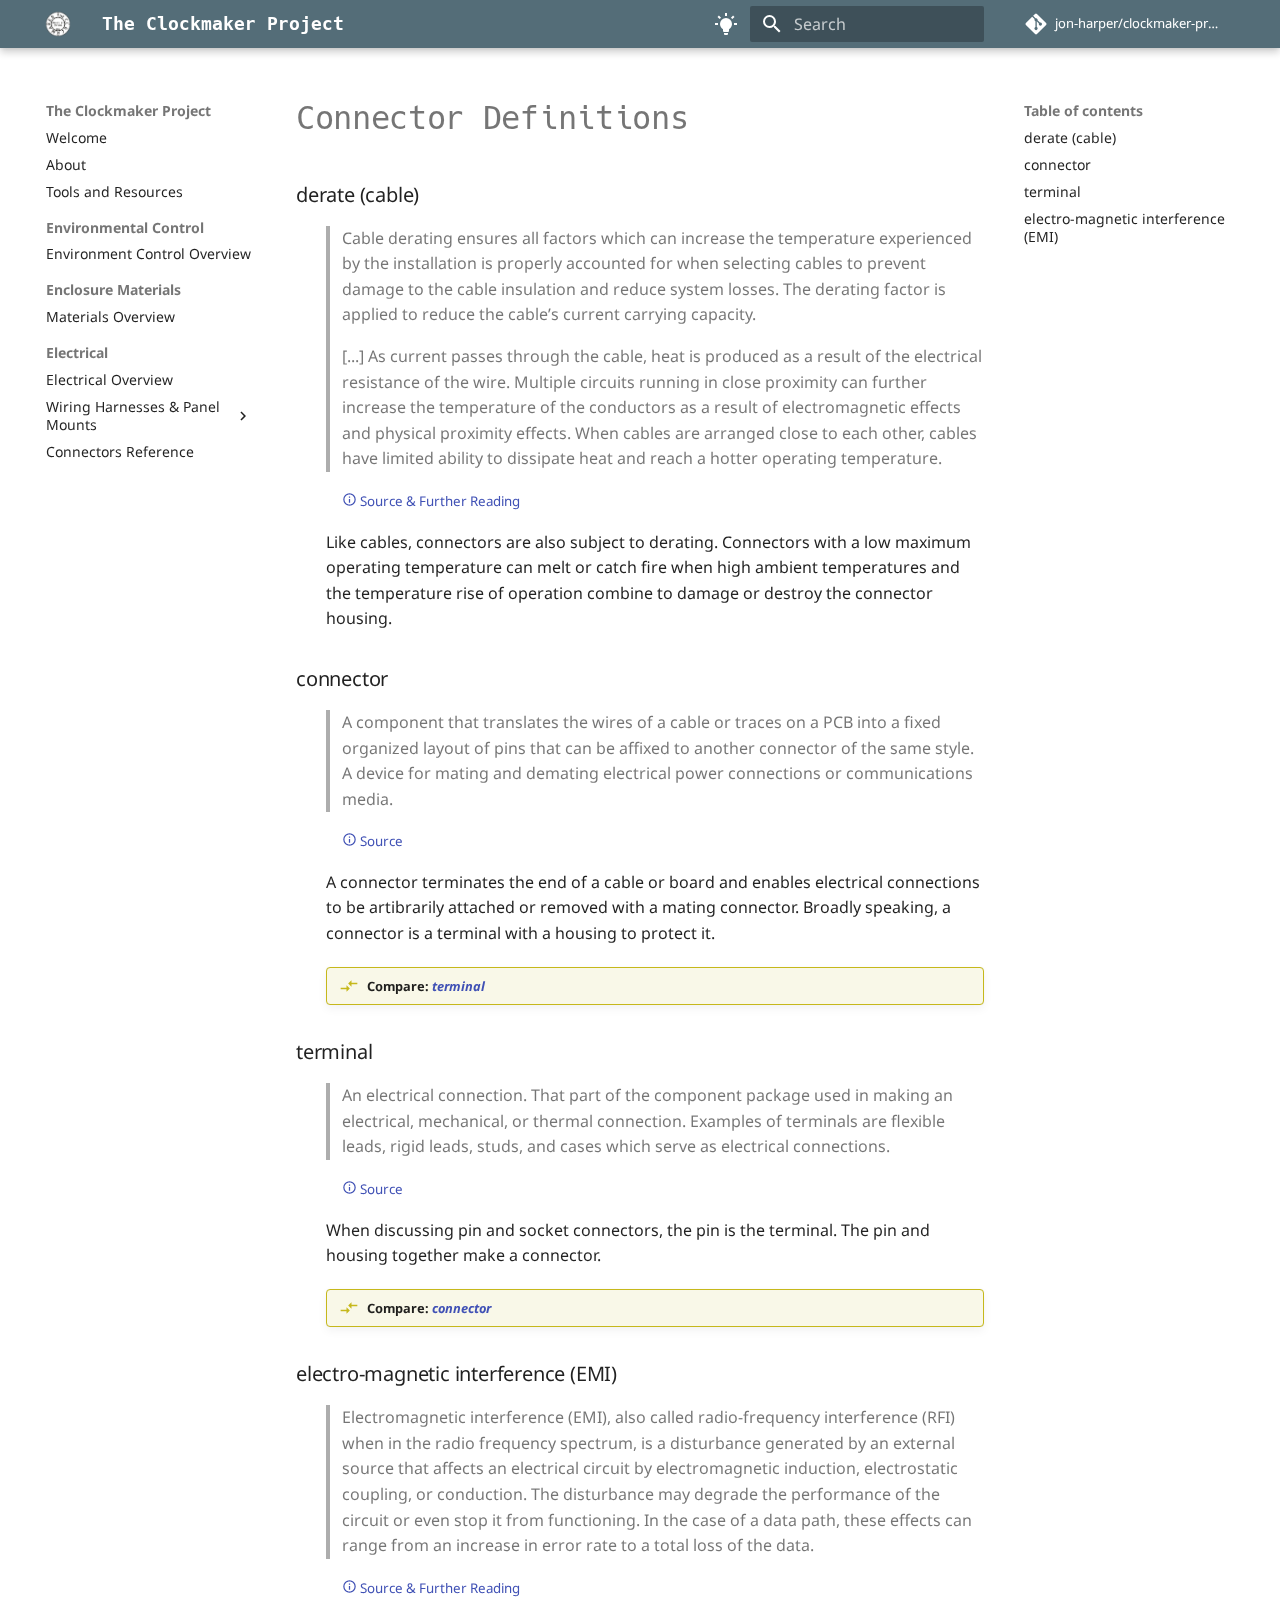
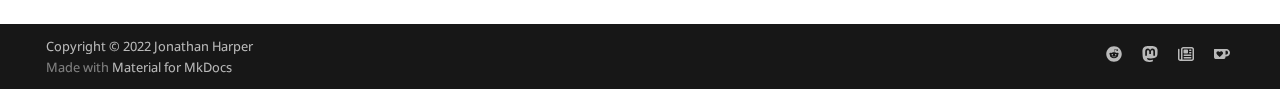
<file: wiring/terms/index.html>
<!doctype html>
<html lang="en" class="no-js">
  <head>
    
      <meta charset="utf-8">
      <meta name="viewport" content="width=device-width,initial-scale=1">
      
        <meta name="description" content="Documentation for The Clockmaker Project.">
      
      
        <meta name="author" content="Jon Harper">
      
      
        <link rel="canonical" href="https://jon-harper.github.io/clockmaker-project/wiring/terms/">
      
      
      
      <link rel="icon" href="../../img/logo3.png">
      <meta name="generator" content="mkdocs-1.4.3, mkdocs-material-9.1.15">
    
    
      
        <title>Connector Definitions - The Clockmaker Project</title>
      
    
    
      <link rel="stylesheet" href="../../assets/stylesheets/main.26e3688c.min.css">
      
        
        <link rel="stylesheet" href="../../assets/stylesheets/palette.ecc896b0.min.css">
      
      

    
    
    
      
        
        
        <link rel="preconnect" href="https://fonts.gstatic.com" crossorigin>
        <link rel="stylesheet" href="https://fonts.googleapis.com/css?family=Noto+Sans:300,300i,400,400i,700,700i%7CRoboto+Mono:400,400i,700,700i&display=fallback">
        <style>:root{--md-text-font:"Noto Sans";--md-code-font:"Roboto Mono"}</style>
      
    
    
      <link rel="stylesheet" href="../../assets/stylesheets/neoteroi.css">
    
      <link rel="stylesheet" href="../../assets/stylesheets/extra.css">
    
    <script>__md_scope=new URL("../..",location),__md_hash=e=>[...e].reduce((e,_)=>(e<<5)-e+_.charCodeAt(0),0),__md_get=(e,_=localStorage,t=__md_scope)=>JSON.parse(_.getItem(t.pathname+"."+e)),__md_set=(e,_,t=localStorage,a=__md_scope)=>{try{t.setItem(a.pathname+"."+e,JSON.stringify(_))}catch(e){}}</script>
    
      

    
    
    
  </head>
  
  
    
    
      
    
    
    
    
    <body dir="ltr" data-md-color-scheme="default" data-md-color-primary="blue-grey" data-md-color-accent="amber">
  
    
    
      <script>var palette=__md_get("__palette");if(palette&&"object"==typeof palette.color)for(var key of Object.keys(palette.color))document.body.setAttribute("data-md-color-"+key,palette.color[key])</script>
    
    <input class="md-toggle" data-md-toggle="drawer" type="checkbox" id="__drawer" autocomplete="off">
    <input class="md-toggle" data-md-toggle="search" type="checkbox" id="__search" autocomplete="off">
    <label class="md-overlay" for="__drawer"></label>
    <div data-md-component="skip">
      
        
        <a href="#derate-cable" class="md-skip">
          Skip to content
        </a>
      
    </div>
    <div data-md-component="announce">
      
    </div>
    
    
      

  

<header class="md-header md-header--shadow" data-md-component="header">
  <nav class="md-header__inner md-grid" aria-label="Header">
    <a href="../.." title="The Clockmaker Project" class="md-header__button md-logo" aria-label="The Clockmaker Project" data-md-component="logo">
      
  <img src="../../img/logo3.png" alt="logo">

    </a>
    <label class="md-header__button md-icon" for="__drawer">
      <svg xmlns="http://www.w3.org/2000/svg" viewBox="0 0 24 24"><path d="M3 6h18v2H3V6m0 5h18v2H3v-2m0 5h18v2H3v-2Z"/></svg>
    </label>
    <div class="md-header__title" data-md-component="header-title">
      <div class="md-header__ellipsis">
        <div class="md-header__topic">
          <span class="md-ellipsis">
            The Clockmaker Project
          </span>
        </div>
        <div class="md-header__topic" data-md-component="header-topic">
          <span class="md-ellipsis">
            
              Connector Definitions
            
          </span>
        </div>
      </div>
    </div>
    
      
        <form class="md-header__option" data-md-component="palette">
          
            
            
            
            <input class="md-option" data-md-color-media="" data-md-color-scheme="default" data-md-color-primary="blue-grey" data-md-color-accent="amber"  aria-label="Switch to dark mode"  type="radio" name="__palette" id="__palette_1">
            
              <label class="md-header__button md-icon" title="Switch to dark mode" for="__palette_2" hidden>
                <svg xmlns="http://www.w3.org/2000/svg" viewBox="0 0 24 24"><path d="M12 6a6 6 0 0 1 6 6c0 2.22-1.21 4.16-3 5.2V19a1 1 0 0 1-1 1h-4a1 1 0 0 1-1-1v-1.8c-1.79-1.04-3-2.98-3-5.2a6 6 0 0 1 6-6m2 15v1a1 1 0 0 1-1 1h-2a1 1 0 0 1-1-1v-1h4m6-10h3v2h-3v-2M1 11h3v2H1v-2M13 1v3h-2V1h2M4.92 3.5l2.13 2.14-1.42 1.41L3.5 4.93 4.92 3.5m12.03 2.13 2.12-2.13 1.43 1.43-2.13 2.12-1.42-1.42Z"/></svg>
              </label>
            
          
            
            
            
            <input class="md-option" data-md-color-media="" data-md-color-scheme="slate" data-md-color-primary="amber" data-md-color-accent="blue-grey"  aria-label="Switch to light mode"  type="radio" name="__palette" id="__palette_2">
            
              <label class="md-header__button md-icon" title="Switch to light mode" for="__palette_1" hidden>
                <svg xmlns="http://www.w3.org/2000/svg" viewBox="0 0 24 24"><path d="M12 2C9.76 2 7.78 3.05 6.5 4.68l1.43 1.43C8.84 4.84 10.32 4 12 4a5 5 0 0 1 5 5c0 1.68-.84 3.16-2.11 4.06l1.42 1.44C17.94 13.21 19 11.24 19 9a7 7 0 0 0-7-7M3.28 4 2 5.27 5.04 8.3C5 8.53 5 8.76 5 9c0 2.38 1.19 4.47 3 5.74V17a1 1 0 0 0 1 1h5.73l4 4L20 20.72 3.28 4m3.95 6.5 5.5 5.5H10v-2.42a5.004 5.004 0 0 1-2.77-3.08M9 20v1a1 1 0 0 0 1 1h4a1 1 0 0 0 1-1v-1H9Z"/></svg>
              </label>
            
          
        </form>
      
    
    
    
      <label class="md-header__button md-icon" for="__search">
        <svg xmlns="http://www.w3.org/2000/svg" viewBox="0 0 24 24"><path d="M9.5 3A6.5 6.5 0 0 1 16 9.5c0 1.61-.59 3.09-1.56 4.23l.27.27h.79l5 5-1.5 1.5-5-5v-.79l-.27-.27A6.516 6.516 0 0 1 9.5 16 6.5 6.5 0 0 1 3 9.5 6.5 6.5 0 0 1 9.5 3m0 2C7 5 5 7 5 9.5S7 14 9.5 14 14 12 14 9.5 12 5 9.5 5Z"/></svg>
      </label>
      <div class="md-search" data-md-component="search" role="dialog">
  <label class="md-search__overlay" for="__search"></label>
  <div class="md-search__inner" role="search">
    <form class="md-search__form" name="search">
      <input type="text" class="md-search__input" name="query" aria-label="Search" placeholder="Search" autocapitalize="off" autocorrect="off" autocomplete="off" spellcheck="false" data-md-component="search-query" required>
      <label class="md-search__icon md-icon" for="__search">
        <svg xmlns="http://www.w3.org/2000/svg" viewBox="0 0 24 24"><path d="M9.5 3A6.5 6.5 0 0 1 16 9.5c0 1.61-.59 3.09-1.56 4.23l.27.27h.79l5 5-1.5 1.5-5-5v-.79l-.27-.27A6.516 6.516 0 0 1 9.5 16 6.5 6.5 0 0 1 3 9.5 6.5 6.5 0 0 1 9.5 3m0 2C7 5 5 7 5 9.5S7 14 9.5 14 14 12 14 9.5 12 5 9.5 5Z"/></svg>
        <svg xmlns="http://www.w3.org/2000/svg" viewBox="0 0 24 24"><path d="M20 11v2H8l5.5 5.5-1.42 1.42L4.16 12l7.92-7.92L13.5 5.5 8 11h12Z"/></svg>
      </label>
      <nav class="md-search__options" aria-label="Search">
        
        <button type="reset" class="md-search__icon md-icon" title="Clear" aria-label="Clear" tabindex="-1">
          <svg xmlns="http://www.w3.org/2000/svg" viewBox="0 0 24 24"><path d="M19 6.41 17.59 5 12 10.59 6.41 5 5 6.41 10.59 12 5 17.59 6.41 19 12 13.41 17.59 19 19 17.59 13.41 12 19 6.41Z"/></svg>
        </button>
      </nav>
      
    </form>
    <div class="md-search__output">
      <div class="md-search__scrollwrap" data-md-scrollfix>
        <div class="md-search-result" data-md-component="search-result">
          <div class="md-search-result__meta">
            Initializing search
          </div>
          <ol class="md-search-result__list" role="presentation"></ol>
        </div>
      </div>
    </div>
  </div>
</div>
    
    
      <div class="md-header__source">
        <a href="https://github.com/jon-harper/clockmaker-project" title="Go to repository" class="md-source" data-md-component="source">
  <div class="md-source__icon md-icon">
    
    <svg xmlns="http://www.w3.org/2000/svg" viewBox="0 0 448 512"><!--! Font Awesome Free 6.4.0 by @fontawesome - https://fontawesome.com License - https://fontawesome.com/license/free (Icons: CC BY 4.0, Fonts: SIL OFL 1.1, Code: MIT License) Copyright 2023 Fonticons, Inc.--><path d="M439.55 236.05 244 40.45a28.87 28.87 0 0 0-40.81 0l-40.66 40.63 51.52 51.52c27.06-9.14 52.68 16.77 43.39 43.68l49.66 49.66c34.23-11.8 61.18 31 35.47 56.69-26.49 26.49-70.21-2.87-56-37.34L240.22 199v121.85c25.3 12.54 22.26 41.85 9.08 55a34.34 34.34 0 0 1-48.55 0c-17.57-17.6-11.07-46.91 11.25-56v-123c-20.8-8.51-24.6-30.74-18.64-45L142.57 101 8.45 235.14a28.86 28.86 0 0 0 0 40.81l195.61 195.6a28.86 28.86 0 0 0 40.8 0l194.69-194.69a28.86 28.86 0 0 0 0-40.81z"/></svg>
  </div>
  <div class="md-source__repository">
    jon-harper/clockmaker-project
  </div>
</a>
      </div>
    
  </nav>
  
</header>
    
    <div class="md-container" data-md-component="container">
      
      
        
          
        
      
      <main class="md-main" data-md-component="main">
        <div class="md-main__inner md-grid">
          
            
              
              <div class="md-sidebar md-sidebar--primary" data-md-component="sidebar" data-md-type="navigation" >
                <div class="md-sidebar__scrollwrap">
                  <div class="md-sidebar__inner">
                    


<nav class="md-nav md-nav--primary" aria-label="Navigation" data-md-level="0">
  <label class="md-nav__title" for="__drawer">
    <a href="../.." title="The Clockmaker Project" class="md-nav__button md-logo" aria-label="The Clockmaker Project" data-md-component="logo">
      
  <img src="../../img/logo3.png" alt="logo">

    </a>
    The Clockmaker Project
  </label>
  
    <div class="md-nav__source">
      <a href="https://github.com/jon-harper/clockmaker-project" title="Go to repository" class="md-source" data-md-component="source">
  <div class="md-source__icon md-icon">
    
    <svg xmlns="http://www.w3.org/2000/svg" viewBox="0 0 448 512"><!--! Font Awesome Free 6.4.0 by @fontawesome - https://fontawesome.com License - https://fontawesome.com/license/free (Icons: CC BY 4.0, Fonts: SIL OFL 1.1, Code: MIT License) Copyright 2023 Fonticons, Inc.--><path d="M439.55 236.05 244 40.45a28.87 28.87 0 0 0-40.81 0l-40.66 40.63 51.52 51.52c27.06-9.14 52.68 16.77 43.39 43.68l49.66 49.66c34.23-11.8 61.18 31 35.47 56.69-26.49 26.49-70.21-2.87-56-37.34L240.22 199v121.85c25.3 12.54 22.26 41.85 9.08 55a34.34 34.34 0 0 1-48.55 0c-17.57-17.6-11.07-46.91 11.25-56v-123c-20.8-8.51-24.6-30.74-18.64-45L142.57 101 8.45 235.14a28.86 28.86 0 0 0 0 40.81l195.61 195.6a28.86 28.86 0 0 0 40.8 0l194.69-194.69a28.86 28.86 0 0 0 0-40.81z"/></svg>
  </div>
  <div class="md-source__repository">
    jon-harper/clockmaker-project
  </div>
</a>
    </div>
  
  <ul class="md-nav__list" data-md-scrollfix>
    
      
      
      

  
  
  
    <li class="md-nav__item">
      <a href="../.." class="md-nav__link">
        Welcome
      </a>
    </li>
  

    
      
      
      

  
  
  
    <li class="md-nav__item">
      <a href="../../about/" class="md-nav__link">
        About
      </a>
    </li>
  

    
      
      
      

  
  
  
    <li class="md-nav__item">
      <a href="../../resources/" class="md-nav__link">
        Tools and Resources
      </a>
    </li>
  

    
      
      
      

  
  
  
    
      
    
    <li class="md-nav__item md-nav__item--section md-nav__item--nested">
      
      
      
      
      <input class="md-nav__toggle md-toggle " type="checkbox" id="__nav_4" >
      
      
      
        <label class="md-nav__link" for="__nav_4" id="__nav_4_label" tabindex="0">
          Environmental Control
          <span class="md-nav__icon md-icon"></span>
        </label>
      
      <nav class="md-nav" data-md-level="1" aria-labelledby="__nav_4_label" aria-expanded="false">
        <label class="md-nav__title" for="__nav_4">
          <span class="md-nav__icon md-icon"></span>
          Environmental Control
        </label>
        <ul class="md-nav__list" data-md-scrollfix>
          
            
              
  
  
  
    <li class="md-nav__item">
      <a href="../../air/" class="md-nav__link">
        Environment Control Overview
      </a>
    </li>
  

            
          
        </ul>
      </nav>
    </li>
  

    
      
      
      

  
  
  
    
      
    
    <li class="md-nav__item md-nav__item--section md-nav__item--nested">
      
      
      
      
      <input class="md-nav__toggle md-toggle " type="checkbox" id="__nav_5" >
      
      
      
        <label class="md-nav__link" for="__nav_5" id="__nav_5_label" tabindex="0">
          Enclosure Materials
          <span class="md-nav__icon md-icon"></span>
        </label>
      
      <nav class="md-nav" data-md-level="1" aria-labelledby="__nav_5_label" aria-expanded="false">
        <label class="md-nav__title" for="__nav_5">
          <span class="md-nav__icon md-icon"></span>
          Enclosure Materials
        </label>
        <ul class="md-nav__list" data-md-scrollfix>
          
            
              
  
  
  
    <li class="md-nav__item">
      <a href="../../materials/" class="md-nav__link">
        Materials Overview
      </a>
    </li>
  

            
          
        </ul>
      </nav>
    </li>
  

    
      
      
      

  
  
  
    
      
    
    <li class="md-nav__item md-nav__item--section md-nav__item--nested">
      
      
      
      
      <input class="md-nav__toggle md-toggle " type="checkbox" id="__nav_6" >
      
      
      
        <label class="md-nav__link" for="__nav_6" id="__nav_6_label" tabindex="0">
          Electrical
          <span class="md-nav__icon md-icon"></span>
        </label>
      
      <nav class="md-nav" data-md-level="1" aria-labelledby="__nav_6_label" aria-expanded="false">
        <label class="md-nav__title" for="__nav_6">
          <span class="md-nav__icon md-icon"></span>
          Electrical
        </label>
        <ul class="md-nav__list" data-md-scrollfix>
          
            
              
  
  
  
    <li class="md-nav__item">
      <a href="../" class="md-nav__link">
        Electrical Overview
      </a>
    </li>
  

            
          
            
              
  
  
  
    
    <li class="md-nav__item md-nav__item--nested">
      
      
      
      
      <input class="md-nav__toggle md-toggle " type="checkbox" id="__nav_6_2" >
      
      
      
        <label class="md-nav__link" for="__nav_6_2" id="__nav_6_2_label" tabindex="0">
          Wiring Harnesses & Panel Mounts
          <span class="md-nav__icon md-icon"></span>
        </label>
      
      <nav class="md-nav" data-md-level="2" aria-labelledby="__nav_6_2_label" aria-expanded="false">
        <label class="md-nav__title" for="__nav_6_2">
          <span class="md-nav__icon md-icon"></span>
          Wiring Harnesses & Panel Mounts
        </label>
        <ul class="md-nav__list" data-md-scrollfix>
          
            
              
  
  
  
    <li class="md-nav__item">
      <a href="../panel_tips/" class="md-nav__link">
        Panel Mount & Harness Tips
      </a>
    </li>
  

            
          
            
              
  
  
  
    <li class="md-nav__item">
      <a href="../single/" class="md-nav__link">
        Single Components
      </a>
    </li>
  

            
          
            
              
  
  
  
    <li class="md-nav__item">
      <a href="../multi/" class="md-nav__link">
        Composite Connectors, Part 1
      </a>
    </li>
  

            
          
            
              
  
  
  
    <li class="md-nav__item">
      <a href="../multi2/" class="md-nav__link">
        Composite Connectors, Part 2
      </a>
    </li>
  

            
          
        </ul>
      </nav>
    </li>
  

            
          
            
              
  
  
  
    <li class="md-nav__item">
      <a href="../connectors/" class="md-nav__link">
        Connectors Reference
      </a>
    </li>
  

            
          
        </ul>
      </nav>
    </li>
  

    
  </ul>
</nav>
                  </div>
                </div>
              </div>
            
            
              
              <div class="md-sidebar md-sidebar--secondary" data-md-component="sidebar" data-md-type="toc" >
                <div class="md-sidebar__scrollwrap">
                  <div class="md-sidebar__inner">
                    

<nav class="md-nav md-nav--secondary" aria-label="Table of contents">
  
  
  
  
    <label class="md-nav__title" for="__toc">
      <span class="md-nav__icon md-icon"></span>
      Table of contents
    </label>
    <ul class="md-nav__list" data-md-component="toc" data-md-scrollfix>
      
        <li class="md-nav__item">
  <a href="#derate-cable" class="md-nav__link">
    derate (cable)
  </a>
  
</li>
      
        <li class="md-nav__item">
  <a href="#connector" class="md-nav__link">
    connector
  </a>
  
</li>
      
        <li class="md-nav__item">
  <a href="#terminal" class="md-nav__link">
    terminal
  </a>
  
</li>
      
        <li class="md-nav__item">
  <a href="#electro-magnetic-interference-emi" class="md-nav__link">
    electro-magnetic interference (EMI)
  </a>
  
</li>
      
    </ul>
  
</nav>
                  </div>
                </div>
              </div>
            
          
          
            <div class="md-content" data-md-component="content">
              <article class="md-content__inner md-typeset">
                
                  


  <h1>Connector Definitions</h1>

<!--
#### Template
:   Definition

    **[Source][link]**

    <discussion>
-->
<h3 id="derate-cable">derate (cable)</h3>
<dl>
<dd>
<blockquote>
<p>Cable derating ensures all factors which can increase the temperature experienced by the installation is properly accounted for when selecting cables to prevent damage to the cable insulation and reduce system losses. The derating factor is applied to reduce the cable’s current carrying capacity.</p>
<p>[...] As current passes through the cable, heat is produced as a result of the electrical resistance of the wire. Multiple circuits running in close proximity can further increase the temperature of the conductors as a result of electromagnetic effects and physical proximity effects. When cables are arranged close to each other, cables have limited ability to dissipate heat and reach a hotter operating temperature.</p>
</blockquote>
<p><a class="jh-source" href="https://www.gses.com.au/why-do-we-need-to-derate-electrical-cables/"><span class="twemoji"><svg xmlns="http://www.w3.org/2000/svg" viewBox="0 0 24 24"><path d="M11 9h2V7h-2m1 13c-4.41 0-8-3.59-8-8s3.59-8 8-8 8 3.59 8 8-3.59 8-8 8m0-18A10 10 0 0 0 2 12a10 10 0 0 0 10 10 10 10 0 0 0 10-10A10 10 0 0 0 12 2m-1 15h2v-6h-2v6Z"/></svg></span> Source &amp; Further Reading</a></p>
<p>Like cables, connectors are also subject to derating. Connectors with a low maximum operating temperature can melt or catch fire when high ambient temperatures and the temperature rise of operation combine to damage or destroy the connector housing.</p>
</dd>
</dl>
<h3 id="connector">connector</h3>
<dl>
<dd>
<blockquote>
<p>A component that translates the wires of a cable or traces on a PCB into a fixed organized layout of pins that can be affixed to another connector of the same style. A device for mating and demating electrical power connections or communications media.</p>
</blockquote>
<p><a class="jh-source" href="http://www.interfacebus.com/Glossary-of-Terms_C5.html"><span class="twemoji"><svg xmlns="http://www.w3.org/2000/svg" viewBox="0 0 24 24"><path d="M11 9h2V7h-2m1 13c-4.41 0-8-3.59-8-8s3.59-8 8-8 8 3.59 8 8-3.59 8-8 8m0-18A10 10 0 0 0 2 12a10 10 0 0 0 10 10 10 10 0 0 0 10-10A10 10 0 0 0 12 2m-1 15h2v-6h-2v6Z"/></svg></span> Source</a></p>
<p>A connector terminates the end of a cable or board and enables electrical connections to be artibrarily attached or removed with a mating connector. Broadly speaking, a connector is a terminal with a housing to protect it.</p>
<div class="admonition compare">
<p class="admonition-title">Compare: <a href="#terminal"><em>terminal</em></a></p>
</div>
</dd>
</dl>
<h3 id="terminal">terminal</h3>
<dl>
<dd>
<blockquote>
<p>An electrical connection. That part of the component package used in making an electrical, mechanical, or thermal connection. Examples of terminals are flexible leads, rigid leads, studs, and cases which serve as electrical connections.</p>
</blockquote>
<p><a class="jh-source" href="http://www.interfacebus.com/Glossary-of-Terms_T.html"><span class="twemoji"><svg xmlns="http://www.w3.org/2000/svg" viewBox="0 0 24 24"><path d="M11 9h2V7h-2m1 13c-4.41 0-8-3.59-8-8s3.59-8 8-8 8 3.59 8 8-3.59 8-8 8m0-18A10 10 0 0 0 2 12a10 10 0 0 0 10 10 10 10 0 0 0 10-10A10 10 0 0 0 12 2m-1 15h2v-6h-2v6Z"/></svg></span> Source</a></p>
<p>When discussing pin and socket connectors, the pin is the terminal. The pin and housing together make a connector.</p>
<div class="admonition compare">
<p class="admonition-title">Compare: <em><a href="#connector">connector</a></em></p>
</div>
</dd>
</dl>
<h3 id="electro-magnetic-interference-emi">electro-magnetic interference (EMI)</h3>
<dl>
<dd>
<blockquote>
<p>Electromagnetic interference (EMI), also called radio-frequency interference (RFI) when in the radio frequency spectrum, is a disturbance generated by an external source that affects an electrical circuit by electromagnetic induction, electrostatic coupling, or conduction. The disturbance may degrade the performance of the circuit or even stop it from functioning. In the case of a data path, these effects can range from an increase in error rate to a total loss of the data.</p>
</blockquote>
<p><a class="jh-source" href="https://en.wikipedia.org/wiki/Electromagnetic_interference"><span class="twemoji"><svg xmlns="http://www.w3.org/2000/svg" viewBox="0 0 24 24"><path d="M11 9h2V7h-2m1 13c-4.41 0-8-3.59-8-8s3.59-8 8-8 8 3.59 8 8-3.59 8-8 8m0-18A10 10 0 0 0 2 12a10 10 0 0 0 10 10 10 10 0 0 0 10-10A10 10 0 0 0 12 2m-1 15h2v-6h-2v6Z"/></svg></span> Source &amp; Further Reading</a></p>
</dd>
</dl>





                
              </article>
            </div>
          
          
        </div>
        
          <button type="button" class="md-top md-icon" data-md-component="top" hidden>
            <svg xmlns="http://www.w3.org/2000/svg" viewBox="0 0 24 24"><path d="M13 20h-2V8l-5.5 5.5-1.42-1.42L12 4.16l7.92 7.92-1.42 1.42L13 8v12Z"/></svg>
            Back to top
          </button>
        
      </main>
      
        <footer class="md-footer">
  
  <div class="md-footer-meta md-typeset">
    <div class="md-footer-meta__inner md-grid">
      <div class="md-copyright">
  
    <div class="md-copyright__highlight">
      Copyright &copy; 2022 Jonathan Harper
    </div>
  
  
    Made with
    <a href="https://squidfunk.github.io/mkdocs-material/" target="_blank" rel="noopener">
      Material for MkDocs
    </a>
  
</div>
      
        <div class="md-social">
  
    
    
    
    
    <a href="https://www.reddit.com/user/jonspaceharper" target="_blank" rel="noopener" title="u/jonspaceharper on Reddit" class="md-social__link">
      <svg xmlns="http://www.w3.org/2000/svg" viewBox="0 0 512 512"><!--! Font Awesome Free 6.4.0 by @fontawesome - https://fontawesome.com License - https://fontawesome.com/license/free (Icons: CC BY 4.0, Fonts: SIL OFL 1.1, Code: MIT License) Copyright 2023 Fonticons, Inc.--><path d="M201.5 305.5c-13.8 0-24.9-11.1-24.9-24.6 0-13.8 11.1-24.9 24.9-24.9 13.6 0 24.6 11.1 24.6 24.9 0 13.6-11.1 24.6-24.6 24.6zM504 256c0 137-111 248-248 248S8 393 8 256 119 8 256 8s248 111 248 248zm-132.3-41.2c-9.4 0-17.7 3.9-23.8 10-22.4-15.5-52.6-25.5-86.1-26.6l17.4-78.3 55.4 12.5c0 13.6 11.1 24.6 24.6 24.6 13.8 0 24.9-11.3 24.9-24.9s-11.1-24.9-24.9-24.9c-9.7 0-18 5.8-22.1 13.8l-61.2-13.6c-3-.8-6.1 1.4-6.9 4.4l-19.1 86.4c-33.2 1.4-63.1 11.3-85.5 26.8-6.1-6.4-14.7-10.2-24.1-10.2-34.9 0-46.3 46.9-14.4 62.8-1.1 5-1.7 10.2-1.7 15.5 0 52.6 59.2 95.2 132 95.2 73.1 0 132.3-42.6 132.3-95.2 0-5.3-.6-10.8-1.9-15.8 31.3-16 19.8-62.5-14.9-62.5zM302.8 331c-18.2 18.2-76.1 17.9-93.6 0-2.2-2.2-6.1-2.2-8.3 0-2.5 2.5-2.5 6.4 0 8.6 22.8 22.8 87.3 22.8 110.2 0 2.5-2.2 2.5-6.1 0-8.6-2.2-2.2-6.1-2.2-8.3 0zm7.7-75c-13.6 0-24.6 11.1-24.6 24.9 0 13.6 11.1 24.6 24.6 24.6 13.8 0 24.9-11.1 24.9-24.6 0-13.8-11-24.9-24.9-24.9z"/></svg>
    </a>
  
    
    
      
    
    
    
    <a href="https://mastodon.online/@jonspaceharper" target="_blank" rel="noopener me" title="Mastodon: jonspaceharper@mastodon.online" class="md-social__link">
      <svg xmlns="http://www.w3.org/2000/svg" viewBox="0 0 24 24"><path d="M23.268 5.313c-.35-2.578-2.617-4.61-5.304-5.004C17.51.242 15.792 0 11.813 0h-.03c-3.98 0-4.835.242-5.288.309C3.882.692 1.496 2.518.917 5.127.64 6.412.61 7.837.661 9.143c.074 1.874.088 3.745.26 5.611.118 1.24.325 2.47.62 3.68.55 2.237 2.777 4.098 4.96 4.857 2.336.792 4.849.923 7.256.38.265-.061.527-.132.786-.213.585-.184 1.27-.39 1.774-.753a.057.057 0 0 0 .023-.043v-1.809a.052.052 0 0 0-.02-.041.053.053 0 0 0-.046-.01 20.282 20.282 0 0 1-4.709.545c-2.73 0-3.463-1.284-3.674-1.818a5.593 5.593 0 0 1-.319-1.433.053.053 0 0 1 .066-.054c1.517.363 3.072.546 4.632.546.376 0 .75 0 1.125-.01 1.57-.044 3.224-.124 4.768-.422.038-.008.077-.015.11-.024 2.435-.464 4.753-1.92 4.989-5.604.008-.145.03-1.52.03-1.67.002-.512.167-3.63-.024-5.545zm-3.748 9.195h-2.561V8.29c0-1.309-.55-1.976-1.67-1.976-1.23 0-1.846.79-1.846 2.35v3.403h-2.546V8.663c0-1.56-.617-2.35-1.848-2.35-1.112 0-1.668.668-1.67 1.977v6.218H4.822V8.102c0-1.31.337-2.35 1.011-3.12.696-.77 1.608-1.164 2.74-1.164 1.311 0 2.302.5 2.962 1.498l.638 1.06.638-1.06c.66-.999 1.65-1.498 2.96-1.498 1.13 0 2.043.395 2.74 1.164.675.77 1.012 1.81 1.012 3.12z"/></svg>
    </a>
  
    
    
    
    
    <a href="https://post.news/jonspaceharper" target="_blank" rel="noopener" title="Post.news: jonspaceharper" class="md-social__link">
      <svg xmlns="http://www.w3.org/2000/svg" viewBox="0 0 512 512"><!--! Font Awesome Free 6.4.0 by @fontawesome - https://fontawesome.com License - https://fontawesome.com/license/free (Icons: CC BY 4.0, Fonts: SIL OFL 1.1, Code: MIT License) Copyright 2023 Fonticons, Inc.--><path d="M168 80c-13.3 0-24 10.7-24 24v304c0 8.4-1.4 16.5-4.1 24H440c13.3 0 24-10.7 24-24V104c0-13.3-10.7-24-24-24H168zM72 480c-39.8 0-72-32.2-72-72V112c0-13.3 10.7-24 24-24s24 10.7 24 24v296c0 13.3 10.7 24 24 24s24-10.7 24-24V104c0-39.8 32.2-72 72-72h272c39.8 0 72 32.2 72 72v304c0 39.8-32.2 72-72 72H72zm104-344c0-13.3 10.7-24 24-24h96c13.3 0 24 10.7 24 24v80c0 13.3-10.7 24-24 24h-96c-13.3 0-24-10.7-24-24v-80zm200-24h32c13.3 0 24 10.7 24 24s-10.7 24-24 24h-32c-13.3 0-24-10.7-24-24s10.7-24 24-24zm0 80h32c13.3 0 24 10.7 24 24s-10.7 24-24 24h-32c-13.3 0-24-10.7-24-24s10.7-24 24-24zm-176 80h208c13.3 0 24 10.7 24 24s-10.7 24-24 24H200c-13.3 0-24-10.7-24-24s10.7-24 24-24zm0 80h208c13.3 0 24 10.7 24 24s-10.7 24-24 24H200c-13.3 0-24-10.7-24-24s10.7-24 24-24z"/></svg>
    </a>
  
    
    
    
    
    <a href="https://ko-fi.com/jonspaceharper" target="_blank" rel="noopener" title="Support me on Ko-Fi!" class="md-social__link">
      <svg xmlns="http://www.w3.org/2000/svg" viewBox="0 0 24 24"><path d="M23.881 8.948c-.773-4.085-4.859-4.593-4.859-4.593H.723c-.604 0-.679.798-.679.798s-.082 7.324-.022 11.822c.164 2.424 2.586 2.672 2.586 2.672s8.267-.023 11.966-.049c2.438-.426 2.683-2.566 2.658-3.734 4.352.24 7.422-2.831 6.649-6.916zm-11.062 3.511c-1.246 1.453-4.011 3.976-4.011 3.976s-.121.119-.31.023c-.076-.057-.108-.09-.108-.09-.443-.441-3.368-3.049-4.034-3.954-.709-.965-1.041-2.7-.091-3.71.951-1.01 3.005-1.086 4.363.407 0 0 1.565-1.782 3.468-.963 1.904.82 1.832 3.011.723 4.311zm6.173.478c-.928.116-1.682.028-1.682.028V7.284h1.77s1.971.551 1.971 2.638c0 1.913-.985 2.667-2.059 3.015z"/></svg>
    </a>
  
</div>
      
    </div>
  </div>
</footer>
      
    </div>
    <div class="md-dialog" data-md-component="dialog">
      <div class="md-dialog__inner md-typeset"></div>
    </div>
    
    <script id="__config" type="application/json">{"base": "../..", "features": ["navigation.instant", "navigation.sections", "navigation.top"], "search": "../../assets/javascripts/workers/search.208ed371.min.js", "translations": {"clipboard.copied": "Copied to clipboard", "clipboard.copy": "Copy to clipboard", "search.result.more.one": "1 more on this page", "search.result.more.other": "# more on this page", "search.result.none": "No matching documents", "search.result.one": "1 matching document", "search.result.other": "# matching documents", "search.result.placeholder": "Type to start searching", "search.result.term.missing": "Missing", "select.version": "Select version"}}</script>
    
    
      <script src="../../assets/javascripts/bundle.b4d07000.min.js"></script>
      
    
  </body>
</html>
</file>
<file: assets/stylesheets/neoteroi.css>
:root {
    --nt-color-0: #CD853F;
    --nt-color-1: #B22222;
    --nt-color-2: #000080;
    --nt-color-3: #4B0082;
    --nt-color-4: #3CB371;
    --nt-color-5: #D2B48C;
    --nt-color-6: #FF00FF;
    --nt-color-7: #98FB98;
    --nt-color-8: #FFEBCD;
    --nt-color-9: #2E8B57;
    --nt-color-10: #6A5ACD;
    --nt-color-11: #48D1CC;
    --nt-color-12: #FFA500;
    --nt-color-13: #F4A460;
    --nt-color-14: #A52A2A;
    --nt-color-15: #FFE4C4;
    --nt-color-16: #FF4500;
    --nt-color-17: #AFEEEE;
    --nt-color-18: #FA8072;
    --nt-color-19: #2F4F4F;
    --nt-color-20: #FFDAB9;
    --nt-color-21: #BC8F8F;
    --nt-color-22: #FFC0CB;
    --nt-color-23: #00FA9A;
    --nt-color-24: #F0FFF0;
    --nt-color-25: #FFFACD;
    --nt-color-26: #F5F5F5;
    --nt-color-27: #FF6347;
    --nt-color-28: #FFFFF0;
    --nt-color-29: #7FFFD4;
    --nt-color-30: #E9967A;
    --nt-color-31: #7B68EE;
    --nt-color-32: #FFF8DC;
    --nt-color-33: #0000CD;
    --nt-color-34: #D2691E;
    --nt-color-35: #708090;
    --nt-color-36: #5F9EA0;
    --nt-color-37: #008080;
    --nt-color-38: #008000;
    --nt-color-39: #FFE4E1;
    --nt-color-40: #FFFF00;
    --nt-color-41: #FFFAF0;
    --nt-color-42: #DCDCDC;
    --nt-color-43: #ADFF2F;
    --nt-color-44: #ADD8E6;
    --nt-color-45: #8B008B;
    --nt-color-46: #7FFF00;
    --nt-color-47: #800000;
    --nt-color-48: #20B2AA;
    --nt-color-49: #556B2F;
    --nt-color-50: #778899;
    --nt-color-51: #E6E6FA;
    --nt-color-52: #FFFAFA;
    --nt-color-53: #FF7F50;
    --nt-color-54: #FF0000;
    --nt-color-55: #F5DEB3;
    --nt-color-56: #008B8B;
    --nt-color-57: #66CDAA;
    --nt-color-58: #808000;
    --nt-color-59: #FAF0E6;
    --nt-color-60: #00BFFF;
    --nt-color-61: #C71585;
    --nt-color-62: #00FFFF;
    --nt-color-63: #8B4513;
    --nt-color-64: #F0F8FF;
    --nt-color-65: #FAEBD7;
    --nt-color-66: #8B0000;
    --nt-color-67: #4682B4;
    --nt-color-68: #F0E68C;
    --nt-color-69: #BDB76B;
    --nt-color-70: #A0522D;
    --nt-color-71: #FAFAD2;
    --nt-color-72: #FFD700;
    --nt-color-73: #DEB887;
    --nt-color-74: #E0FFFF;
    --nt-color-75: #8A2BE2;
    --nt-color-76: #32CD32;
    --nt-color-77: #87CEFA;
    --nt-color-78: #00CED1;
    --nt-color-79: #696969;
    --nt-color-80: #DDA0DD;
    --nt-color-81: #EE82EE;
    --nt-color-82: #FFB6C1;
    --nt-color-83: #8FBC8F;
    --nt-color-84: #D8BFD8;
    --nt-color-85: #9400D3;
    --nt-color-86: #A9A9A9;
    --nt-color-87: #FFFFE0;
    --nt-color-88: #FFF5EE;
    --nt-color-89: #FFF0F5;
    --nt-color-90: #FFDEAD;
    --nt-color-91: #800080;
    --nt-color-92: #B0E0E6;
    --nt-color-93: #9932CC;
    --nt-color-94: #DAA520;
    --nt-color-95: #F0FFFF;
    --nt-color-96: #40E0D0;
    --nt-color-97: #00FF7F;
    --nt-color-98: #006400;
    --nt-color-99: #808080;
    --nt-color-100: #87CEEB;
    --nt-color-101: #0000FF;
    --nt-color-102: #6495ED;
    --nt-color-103: #FDF5E6;
    --nt-color-104: #B8860B;
    --nt-color-105: #BA55D3;
    --nt-color-106: #C0C0C0;
    --nt-color-107: #000000;
    --nt-color-108: #F08080;
    --nt-color-109: #B0C4DE;
    --nt-color-110: #00008B;
    --nt-color-111: #6B8E23;
    --nt-color-112: #FFE4B5;
    --nt-color-113: #FFA07A;
    --nt-color-114: #9ACD32;
    --nt-color-115: #FFFFFF;
    --nt-color-116: #F5F5DC;
    --nt-color-117: #90EE90;
    --nt-color-118: #1E90FF;
    --nt-color-119: #7CFC00;
    --nt-color-120: #FF69B4;
    --nt-color-121: #F8F8FF;
    --nt-color-122: #F5FFFA;
    --nt-color-123: #00FF00;
    --nt-color-124: #D3D3D3;
    --nt-color-125: #DB7093;
    --nt-color-126: #DA70D6;
    --nt-color-127: #FF1493;
    --nt-color-128: #228B22;
    --nt-color-129: #FFEFD5;
    --nt-color-130: #4169E1;
    --nt-color-131: #191970;
    --nt-color-132: #9370DB;
    --nt-color-133: #483D8B;
    --nt-color-134: #FF8C00;
    --nt-color-135: #EEE8AA;
    --nt-color-136: #CD5C5C;
    --nt-color-137: #DC143C
   }
   :root {
    --nt-group-0-main: #000000;
    --nt-group-0-dark: #FFFFFF;
    --nt-group-0-light: #000000;
    --nt-group-0-main-bg: #F44336;
    --nt-group-0-dark-bg: #BA000D;
    --nt-group-0-light-bg: #FF7961;
    --nt-group-1-main: #000000;
    --nt-group-1-dark: #FFFFFF;
    --nt-group-1-light: #000000;
    --nt-group-1-main-bg: #E91E63;
    --nt-group-1-dark-bg: #B0003A;
    --nt-group-1-light-bg: #FF6090;
    --nt-group-2-main: #FFFFFF;
    --nt-group-2-dark: #FFFFFF;
    --nt-group-2-light: #000000;
    --nt-group-2-main-bg: #9C27B0;
    --nt-group-2-dark-bg: #6A0080;
    --nt-group-2-light-bg: #D05CE3;
    --nt-group-3-main: #FFFFFF;
    --nt-group-3-dark: #FFFFFF;
    --nt-group-3-light: #000000;
    --nt-group-3-main-bg: #673AB7;
    --nt-group-3-dark-bg: #320B86;
    --nt-group-3-light-bg: #9A67EA;
    --nt-group-4-main: #FFFFFF;
    --nt-group-4-dark: #FFFFFF;
    --nt-group-4-light: #000000;
    --nt-group-4-main-bg: #3F51B5;
    --nt-group-4-dark-bg: #002984;
    --nt-group-4-light-bg: #757DE8;
    --nt-group-5-main: #000000;
    --nt-group-5-dark: #FFFFFF;
    --nt-group-5-light: #000000;
    --nt-group-5-main-bg: #2196F3;
    --nt-group-5-dark-bg: #0069C0;
    --nt-group-5-light-bg: #6EC6FF;
    --nt-group-6-main: #000000;
    --nt-group-6-dark: #FFFFFF;
    --nt-group-6-light: #000000;
    --nt-group-6-main-bg: #03A9F4;
    --nt-group-6-dark-bg: #007AC1;
    --nt-group-6-light-bg: #67DAFF;
    --nt-group-7-main: #000000;
    --nt-group-7-dark: #000000;
    --nt-group-7-light: #000000;
    --nt-group-7-main-bg: #00BCD4;
    --nt-group-7-dark-bg: #008BA3;
    --nt-group-7-light-bg: #62EFFF;
    --nt-group-8-main: #000000;
    --nt-group-8-dark: #FFFFFF;
    --nt-group-8-light: #000000;
    --nt-group-8-main-bg: #009688;
    --nt-group-8-dark-bg: #00675B;
    --nt-group-8-light-bg: #52C7B8;
    --nt-group-9-main: #000000;
    --nt-group-9-dark: #FFFFFF;
    --nt-group-9-light: #000000;
    --nt-group-9-main-bg: #4CAF50;
    --nt-group-9-dark-bg: #087F23;
    --nt-group-9-light-bg: #80E27E;
    --nt-group-10-main: #000000;
    --nt-group-10-dark: #000000;
    --nt-group-10-light: #000000;
    --nt-group-10-main-bg: #8BC34A;
    --nt-group-10-dark-bg: #5A9216;
    --nt-group-10-light-bg: #BEF67A;
    --nt-group-11-main: #000000;
    --nt-group-11-dark: #000000;
    --nt-group-11-light: #000000;
    --nt-group-11-main-bg: #CDDC39;
    --nt-group-11-dark-bg: #99AA00;
    --nt-group-11-light-bg: #FFFF6E;
    --nt-group-12-main: #000000;
    --nt-group-12-dark: #000000;
    --nt-group-12-light: #000000;
    --nt-group-12-main-bg: #FFEB3B;
    --nt-group-12-dark-bg: #C8B900;
    --nt-group-12-light-bg: #FFFF72;
    --nt-group-13-main: #000000;
    --nt-group-13-dark: #000000;
    --nt-group-13-light: #000000;
    --nt-group-13-main-bg: #FFC107;
    --nt-group-13-dark-bg: #C79100;
    --nt-group-13-light-bg: #FFF350;
    --nt-group-14-main: #000000;
    --nt-group-14-dark: #000000;
    --nt-group-14-light: #000000;
    --nt-group-14-main-bg: #FF9800;
    --nt-group-14-dark-bg: #C66900;
    --nt-group-14-light-bg: #FFC947;
    --nt-group-15-main: #000000;
    --nt-group-15-dark: #FFFFFF;
    --nt-group-15-light: #000000;
    --nt-group-15-main-bg: #FF5722;
    --nt-group-15-dark-bg: #C41C00;
    --nt-group-15-light-bg: #FF8A50;
    --nt-group-16-main: #FFFFFF;
    --nt-group-16-dark: #FFFFFF;
    --nt-group-16-light: #000000;
    --nt-group-16-main-bg: #795548;
    --nt-group-16-dark-bg: #4B2C20;
    --nt-group-16-light-bg: #A98274;
    --nt-group-17-main: #000000;
    --nt-group-17-dark: #FFFFFF;
    --nt-group-17-light: #000000;
    --nt-group-17-main-bg: #9E9E9E;
    --nt-group-17-dark-bg: #707070;
    --nt-group-17-light-bg: #CFCFCF;
    --nt-group-18-main: #000000;
    --nt-group-18-dark: #FFFFFF;
    --nt-group-18-light: #000000;
    --nt-group-18-main-bg: #607D8B;
    --nt-group-18-dark-bg: #34515E;
    --nt-group-18-light-bg: #8EACBB
   }
   .nt-pastello {
    --nt-group-0-main: #000000;
    --nt-group-0-dark: #000000;
    --nt-group-0-light: #000000;
    --nt-group-0-main-bg: #EF9A9A;
    --nt-group-0-dark-bg: #BA6B6C;
    --nt-group-0-light-bg: #FFCCCB;
    --nt-group-1-main: #000000;
    --nt-group-1-dark: #000000;
    --nt-group-1-light: #000000;
    --nt-group-1-main-bg: #F48FB1;
    --nt-group-1-dark-bg: #BF5F82;
    --nt-group-1-light-bg: #FFC1E3;
    --nt-group-2-main: #000000;
    --nt-group-2-dark: #000000;
    --nt-group-2-light: #000000;
    --nt-group-2-main-bg: #CE93D8;
    --nt-group-2-dark-bg: #9C64A6;
    --nt-group-2-light-bg: #FFC4FF;
    --nt-group-3-main: #000000;
    --nt-group-3-dark: #000000;
    --nt-group-3-light: #000000;
    --nt-group-3-main-bg: #B39DDB;
    --nt-group-3-dark-bg: #836FA9;
    --nt-group-3-light-bg: #E6CEFF;
    --nt-group-4-main: #000000;
    --nt-group-4-dark: #000000;
    --nt-group-4-light: #000000;
    --nt-group-4-main-bg: #9FA8DA;
    --nt-group-4-dark-bg: #6F79A8;
    --nt-group-4-light-bg: #D1D9FF;
    --nt-group-5-main: #000000;
    --nt-group-5-dark: #000000;
    --nt-group-5-light: #000000;
    --nt-group-5-main-bg: #90CAF9;
    --nt-group-5-dark-bg: #5D99C6;
    --nt-group-5-light-bg: #C3FDFF;
    --nt-group-6-main: #000000;
    --nt-group-6-dark: #000000;
    --nt-group-6-light: #000000;
    --nt-group-6-main-bg: #81D4FA;
    --nt-group-6-dark-bg: #4BA3C7;
    --nt-group-6-light-bg: #B6FFFF;
    --nt-group-7-main: #000000;
    --nt-group-7-dark: #000000;
    --nt-group-7-light: #000000;
    --nt-group-7-main-bg: #80DEEA;
    --nt-group-7-dark-bg: #4BACB8;
    --nt-group-7-light-bg: #B4FFFF;
    --nt-group-8-main: #000000;
    --nt-group-8-dark: #000000;
    --nt-group-8-light: #000000;
    --nt-group-8-main-bg: #80CBC4;
    --nt-group-8-dark-bg: #4F9A94;
    --nt-group-8-light-bg: #B2FEF7;
    --nt-group-9-main: #000000;
    --nt-group-9-dark: #000000;
    --nt-group-9-light: #000000;
    --nt-group-9-main-bg: #A5D6A7;
    --nt-group-9-dark-bg: #75A478;
    --nt-group-9-light-bg: #D7FFD9;
    --nt-group-10-main: #000000;
    --nt-group-10-dark: #000000;
    --nt-group-10-light: #000000;
    --nt-group-10-main-bg: #C5E1A5;
    --nt-group-10-dark-bg: #94AF76;
    --nt-group-10-light-bg: #F8FFD7;
    --nt-group-11-main: #000000;
    --nt-group-11-dark: #000000;
    --nt-group-11-light: #000000;
    --nt-group-11-main-bg: #E6EE9C;
    --nt-group-11-dark-bg: #B3BC6D;
    --nt-group-11-light-bg: #FFFFCE;
    --nt-group-12-main: #000000;
    --nt-group-12-dark: #000000;
    --nt-group-12-light: #000000;
    --nt-group-12-main-bg: #FFF59D;
    --nt-group-12-dark-bg: #CBC26D;
    --nt-group-12-light-bg: #FFFFCF;
    --nt-group-13-main: #000000;
    --nt-group-13-dark: #000000;
    --nt-group-13-light: #000000;
    --nt-group-13-main-bg: #FFE082;
    --nt-group-13-dark-bg: #CAAE53;
    --nt-group-13-light-bg: #FFFFB3;
    --nt-group-14-main: #000000;
    --nt-group-14-dark: #000000;
    --nt-group-14-light: #000000;
    --nt-group-14-main-bg: #FFCC80;
    --nt-group-14-dark-bg: #CA9B52;
    --nt-group-14-light-bg: #FFFFB0;
    --nt-group-15-main: #000000;
    --nt-group-15-dark: #000000;
    --nt-group-15-light: #000000;
    --nt-group-15-main-bg: #FFAB91;
    --nt-group-15-dark-bg: #C97B63;
    --nt-group-15-light-bg: #FFDDC1;
    --nt-group-16-main: #000000;
    --nt-group-16-dark: #000000;
    --nt-group-16-light: #000000;
    --nt-group-16-main-bg: #BCAAA4;
    --nt-group-16-dark-bg: #8C7B75;
    --nt-group-16-light-bg: #EFDCD5;
    --nt-group-17-main: #000000;
    --nt-group-17-dark: #000000;
    --nt-group-17-light: #000000;
    --nt-group-17-main-bg: #EEEEEE;
    --nt-group-17-dark-bg: #BCBCBC;
    --nt-group-17-light-bg: #FFFFFF;
    --nt-group-18-main: #000000;
    --nt-group-18-dark: #000000;
    --nt-group-18-light: #000000;
    --nt-group-18-main-bg: #B0BEC5;
    --nt-group-18-dark-bg: #808E95;
    --nt-group-18-light-bg: #E2F1F8
   }
   .nt-group-0 .nt-plan-group-summary,
   .nt-group-0 .nt-timeline-dot {
    color:var(--nt-group-0-dark);
    background-color:var(--nt-group-0-dark-bg)
   }
   .nt-group-0 .period {
    color:var(--nt-group-0-main);
    background-color:var(--nt-group-0-main-bg)
   }
   .nt-group-1 .nt-plan-group-summary,
   .nt-group-1 .nt-timeline-dot {
    color:var(--nt-group-1-dark);
    background-color:var(--nt-group-1-dark-bg)
   }
   .nt-group-1 .period {
    color:var(--nt-group-1-main);
    background-color:var(--nt-group-1-main-bg)
   }
   .nt-group-2 .nt-plan-group-summary,
   .nt-group-2 .nt-timeline-dot {
    color:var(--nt-group-2-dark);
    background-color:var(--nt-group-2-dark-bg)
   }
   .nt-group-2 .period {
    color:var(--nt-group-2-main);
    background-color:var(--nt-group-2-main-bg)
   }
   .nt-group-3 .nt-plan-group-summary,
   .nt-group-3 .nt-timeline-dot {
    color:var(--nt-group-3-dark);
    background-color:var(--nt-group-3-dark-bg)
   }
   .nt-group-3 .period {
    color:var(--nt-group-3-main);
    background-color:var(--nt-group-3-main-bg)
   }
   .nt-group-4 .nt-plan-group-summary,
   .nt-group-4 .nt-timeline-dot {
    color:var(--nt-group-4-dark);
    background-color:var(--nt-group-4-dark-bg)
   }
   .nt-group-4 .period {
    color:var(--nt-group-4-main);
    background-color:var(--nt-group-4-main-bg)
   }
   .nt-group-5 .nt-plan-group-summary,
   .nt-group-5 .nt-timeline-dot {
    color:var(--nt-group-5-dark);
    background-color:var(--nt-group-5-dark-bg)
   }
   .nt-group-5 .period {
    color:var(--nt-group-5-main);
    background-color:var(--nt-group-5-main-bg)
   }
   .nt-group-6 .nt-plan-group-summary,
   .nt-group-6 .nt-timeline-dot {
    color:var(--nt-group-6-dark);
    background-color:var(--nt-group-6-dark-bg)
   }
   .nt-group-6 .period {
    color:var(--nt-group-6-main);
    background-color:var(--nt-group-6-main-bg)
   }
   .nt-group-7 .nt-plan-group-summary,
   .nt-group-7 .nt-timeline-dot {
    color:var(--nt-group-7-dark);
    background-color:var(--nt-group-7-dark-bg)
   }
   .nt-group-7 .period {
    color:var(--nt-group-7-main);
    background-color:var(--nt-group-7-main-bg)
   }
   .nt-group-8 .nt-plan-group-summary,
   .nt-group-8 .nt-timeline-dot {
    color:var(--nt-group-8-dark);
    background-color:var(--nt-group-8-dark-bg)
   }
   .nt-group-8 .period {
    color:var(--nt-group-8-main);
    background-color:var(--nt-group-8-main-bg)
   }
   .nt-group-9 .nt-plan-group-summary,
   .nt-group-9 .nt-timeline-dot {
    color:var(--nt-group-9-dark);
    background-color:var(--nt-group-9-dark-bg)
   }
   .nt-group-9 .period {
    color:var(--nt-group-9-main);
    background-color:var(--nt-group-9-main-bg)
   }
   .nt-group-10 .nt-plan-group-summary,
   .nt-group-10 .nt-timeline-dot {
    color:var(--nt-group-10-dark);
    background-color:var(--nt-group-10-dark-bg)
   }
   .nt-group-10 .period {
    color:var(--nt-group-10-main);
    background-color:var(--nt-group-10-main-bg)
   }
   .nt-group-11 .nt-plan-group-summary,
   .nt-group-11 .nt-timeline-dot {
    color:var(--nt-group-11-dark);
    background-color:var(--nt-group-11-dark-bg)
   }
   .nt-group-11 .period {
    color:var(--nt-group-11-main);
    background-color:var(--nt-group-11-main-bg)
   }
   .nt-group-12 .nt-plan-group-summary,
   .nt-group-12 .nt-timeline-dot {
    color:var(--nt-group-12-dark);
    background-color:var(--nt-group-12-dark-bg)
   }
   .nt-group-12 .period {
    color:var(--nt-group-12-main);
    background-color:var(--nt-group-12-main-bg)
   }
   .nt-group-13 .nt-plan-group-summary,
   .nt-group-13 .nt-timeline-dot {
    color:var(--nt-group-13-dark);
    background-color:var(--nt-group-13-dark-bg)
   }
   .nt-group-13 .period {
    color:var(--nt-group-13-main);
    background-color:var(--nt-group-13-main-bg)
   }
   .nt-group-14 .nt-plan-group-summary,
   .nt-group-14 .nt-timeline-dot {
    color:var(--nt-group-14-dark);
    background-color:var(--nt-group-14-dark-bg)
   }
   .nt-group-14 .period {
    color:var(--nt-group-14-main);
    background-color:var(--nt-group-14-main-bg)
   }
   .nt-group-15 .nt-plan-group-summary,
   .nt-group-15 .nt-timeline-dot {
    color:var(--nt-group-15-dark);
    background-color:var(--nt-group-15-dark-bg)
   }
   .nt-group-15 .period {
    color:var(--nt-group-15-main);
    background-color:var(--nt-group-15-main-bg)
   }
   .nt-group-16 .nt-plan-group-summary,
   .nt-group-16 .nt-timeline-dot {
    color:var(--nt-group-16-dark);
    background-color:var(--nt-group-16-dark-bg)
   }
   .nt-group-16 .period {
    color:var(--nt-group-16-main);
    background-color:var(--nt-group-16-main-bg)
   }
   .nt-group-17 .nt-plan-group-summary,
   .nt-group-17 .nt-timeline-dot {
    color:var(--nt-group-17-dark);
    background-color:var(--nt-group-17-dark-bg)
   }
   .nt-group-17 .period {
    color:var(--nt-group-17-main);
    background-color:var(--nt-group-17-main-bg)
   }
   .nt-group-18 .nt-plan-group-summary,
   .nt-group-18 .nt-timeline-dot {
    color:var(--nt-group-18-dark);
    background-color:var(--nt-group-18-dark-bg)
   }
   .nt-group-18 .period {
    color:var(--nt-group-18-main);
    background-color:var(--nt-group-18-main-bg)
   }
   .nt-error {
    border:2px dashed darkred;
    padding:0 1rem;
    background:#faf9ba;
    color:darkred
   }
   .nt-timeline {
    margin-top:30px
   }
   .nt-timeline .nt-timeline-title {
    font-size:1.1rem;
    margin-top:0
   }
   .nt-timeline .nt-timeline-sub-title {
    margin-top:0
   }
   .nt-timeline .nt-timeline-content {
    font-size:.8rem;
    border-bottom:2px dashed #ccc;
    padding-bottom:1.2rem
   }
   .nt-timeline.horizontal .nt-timeline-items {
    flex-direction:row;
    overflow-x:scroll
   }
   .nt-timeline.horizontal .nt-timeline-items>div {
    min-width:400px;
    margin-right:50px
   }
   .nt-timeline.horizontal.reverse .nt-timeline-items {
    flex-direction:row-reverse
   }
   .nt-timeline.horizontal.center .nt-timeline-before {
    background-image:linear-gradient(rgba(252, 70, 107, 0) 0%, rgb(252, 70, 107) 100%);
    background-repeat:no-repeat;
    background-size:100% 2px;
    background-position:0 center
   }
   .nt-timeline.horizontal.center .nt-timeline-after {
    background-image:linear-gradient(180deg, rgb(252, 70, 107) 0%, rgba(252, 70, 107, 0) 100%);
    background-repeat:no-repeat;
    background-size:100% 2px;
    background-position:0 center
   }
   .nt-timeline.horizontal.center .nt-timeline-items {
    background-image:radial-gradient(circle, rgb(63, 94, 251) 0%, rgb(252, 70, 107) 100%);
    background-repeat:no-repeat;
    background-size:100% 2px;
    background-position:0 center
   }
   .nt-timeline.horizontal .nt-timeline-dot {
    left:50%
   }
   .nt-timeline.horizontal .nt-timeline-dot:not(.bigger) {
    top:calc(50% - 4px)
   }
   .nt-timeline.horizontal .nt-timeline-dot.bigger {
    top:calc(50% - 15px)
   }
   .nt-timeline.vertical .nt-timeline-items {
    flex-direction:column
   }
   .nt-timeline.vertical.reverse .nt-timeline-items {
    flex-direction:column-reverse
   }
   .nt-timeline.vertical.center .nt-timeline-before {
    background:linear-gradient(rgba(252, 70, 107, 0) 0%, rgb(252, 70, 107) 100%) no-repeat center/2px 100%
   }
   .nt-timeline.vertical.center .nt-timeline-after {
    background:linear-gradient(rgb(252, 70, 107) 0%, rgba(252, 70, 107, 0) 100%) no-repeat center/2px 100%
   }
   .nt-timeline.vertical.center .nt-timeline-items {
    background:radial-gradient(circle, rgb(63, 94, 251) 0%, rgb(252, 70, 107) 100%) no-repeat center/2px 100%
   }
   .nt-timeline.vertical.center .nt-timeline-dot {
    left:calc(50% - 10px)
   }
   .nt-timeline.vertical.center .nt-timeline-dot:not(.bigger) {
    top:10px
   }
   .nt-timeline.vertical.center .nt-timeline-dot.bigger {
    left:calc(50% - 20px)
   }
   .nt-timeline.vertical.left {
    padding-left:100px
   }
   .nt-timeline.vertical.left .nt-timeline-item {
    padding-left:70px
   }
   .nt-timeline.vertical.left .nt-timeline-sub-title {
    left:-100px;
    width:100px
   }
   .nt-timeline.vertical.left .nt-timeline-before {
    background:linear-gradient(rgba(252, 70, 107, 0) 0%, rgb(252, 70, 107) 100%) no-repeat 30px/2px 100%
   }
   .nt-timeline.vertical.left .nt-timeline-after {
    background:linear-gradient(rgb(252, 70, 107) 0%, rgba(252, 70, 107, 0) 100%) no-repeat 30px/2px 100%
   }
   .nt-timeline.vertical.left .nt-timeline-items {
    background:radial-gradient(circle, rgb(63, 94, 251) 0%, rgb(252, 70, 107) 100%) no-repeat 30px/2px 100%
   }
   .nt-timeline.vertical.left .nt-timeline-dot {
    left:21px;
    top:8px
   }
   .nt-timeline.vertical.left .nt-timeline-dot.bigger {
    top:0px;
    left:10px
   }
   .nt-timeline.vertical.right {
    padding-right:100px
   }
   .nt-timeline.vertical.right .nt-timeline-sub-title {
    right:-100px;
    text-align:left;
    width:100px
   }
   .nt-timeline.vertical.right .nt-timeline-item {
    padding-right:70px
   }
   .nt-timeline.vertical.right .nt-timeline-before {
    background:linear-gradient(rgba(252, 70, 107, 0) 0%, rgb(252, 70, 107) 100%) no-repeat calc(100% - 30px)/2px 100%
   }
   .nt-timeline.vertical.right .nt-timeline-after {
    background:linear-gradient(rgb(252, 70, 107) 0%, rgba(252, 70, 107, 0) 100%) no-repeat calc(100% - 30px)/2px 100%
   }
   .nt-timeline.vertical.right .nt-timeline-items {
    background:radial-gradient(circle, rgb(63, 94, 251) 0%, rgb(252, 70, 107) 100%) no-repeat calc(100% - 30px)/2px 100%
   }
   .nt-timeline.vertical.right .nt-timeline-dot {
    right:21px;
    top:8px
   }
   .nt-timeline.vertical.right .nt-timeline-dot.bigger {
    top:10px;
    right:10px
   }
   .nt-timeline-items {
    display:flex;
    position:relative
   }
   .nt-timeline-items>div {
    min-height:100px;
    padding-top:2px;
    padding-bottom:20px
   }
   .nt-timeline-before {
    content:"";
    height:15px
   }
   .nt-timeline-after {
    content:"";
    height:60px;
    margin-bottom:20px
   }
   .nt-timeline-sub-title {
    position:absolute;
    width:50%;
    top:4px;
    font-size:18px;
    color:var(--nt-color-50)
   }
   [data-md-color-scheme=slate] .nt-timeline-sub-title {
    color:var(--nt-color-51)
   }
   .nt-timeline-item {
    position:relative
   }
   .nt-timeline.vertical.center:not(.alternate) .nt-timeline-item {
    padding-left:calc(50% + 40px)
   }
   .nt-timeline.vertical.center:not(.alternate) .nt-timeline-item .nt-timeline-sub-title {
    left:0;
    padding-right:40px;
    text-align:right
   }
   .nt-timeline.vertical.center.alternate .nt-timeline-item:nth-child(odd) {
    padding-left:calc(50% + 40px)
   }
   .nt-timeline.vertical.center.alternate .nt-timeline-item:nth-child(odd) .nt-timeline-sub-title {
    left:0;
    padding-right:40px;
    text-align:right
   }
   .nt-timeline.vertical.center.alternate .nt-timeline-item:nth-child(even) {
    text-align:right;
    padding-right:calc(50% + 40px)
   }
   .nt-timeline.vertical.center.alternate .nt-timeline-item:nth-child(even) .nt-timeline-sub-title {
    right:0;
    padding-left:40px;
    text-align:left
   }
   .nt-timeline-dot {
    position:relative;
    width:20px;
    height:20px;
    border-radius:100%;
    background-color:#fc5b5b;
    position:absolute;
    top:0px;
    z-index:2;
    display:flex;
    justify-content:center;
    align-items:center;
    box-shadow:0 2px 1px -1px rgba(0,0,0,.2),0 1px 1px 0 rgba(0,0,0,.14),0 1px 3px 0 rgba(0,0,0,.12);
    border:3px solid #fff
   }
   .nt-timeline-dot:not(.bigger) .icon {
    font-size:10px
   }
   .nt-timeline-dot.bigger {
    width:40px;
    height:40px;
    padding:3px
   }
   .nt-timeline-dot .icon {
    color:#fff
   }
   @supports not (-moz-appearance: none) {
    details .nt-timeline.vertical.center.alternate .nt-timeline-item:nth-child(odd) .nt-timeline-sub-title,
    details .nt-timeline.vertical.center:not(.alternate) .nt-timeline-item .nt-timeline-sub-title {
     left:-40px
    }
    details .nt-timeline.vertical.center.alternate .nt-timeline-item:nth-child(even) .nt-timeline-sub-title {
     right:-40px
    }
    details .nt-timeline.vertical.center .nt-timeline-dot {
     left:calc(50% - 12px)
    }
    details .nt-timeline-dot.bigger {
     font-size:1rem !important
    }
   }
   .nt-timeline-item:nth-child(0) .nt-timeline-dot {
    background-color:var(--nt-color-0)
   }
   .nt-timeline-item:nth-child(1) .nt-timeline-dot {
    background-color:var(--nt-color-1)
   }
   .nt-timeline-item:nth-child(2) .nt-timeline-dot {
    background-color:var(--nt-color-2)
   }
   .nt-timeline-item:nth-child(3) .nt-timeline-dot {
    background-color:var(--nt-color-3)
   }
   .nt-timeline-item:nth-child(4) .nt-timeline-dot {
    background-color:var(--nt-color-4)
   }
   .nt-timeline-item:nth-child(5) .nt-timeline-dot {
    background-color:var(--nt-color-5)
   }
   .nt-timeline-item:nth-child(6) .nt-timeline-dot {
    background-color:var(--nt-color-6)
   }
   .nt-timeline-item:nth-child(7) .nt-timeline-dot {
    background-color:var(--nt-color-7)
   }
   .nt-timeline-item:nth-child(8) .nt-timeline-dot {
    background-color:var(--nt-color-8)
   }
   .nt-timeline-item:nth-child(9) .nt-timeline-dot {
    background-color:var(--nt-color-9)
   }
   .nt-timeline-item:nth-child(10) .nt-timeline-dot {
    background-color:var(--nt-color-10)
   }
   .nt-timeline-item:nth-child(11) .nt-timeline-dot {
    background-color:var(--nt-color-11)
   }
   .nt-timeline-item:nth-child(12) .nt-timeline-dot {
    background-color:var(--nt-color-12)
   }
   .nt-timeline-item:nth-child(13) .nt-timeline-dot {
    background-color:var(--nt-color-13)
   }
   .nt-timeline-item:nth-child(14) .nt-timeline-dot {
    background-color:var(--nt-color-14)
   }
   .nt-timeline-item:nth-child(15) .nt-timeline-dot {
    background-color:var(--nt-color-15)
   }
   .nt-timeline-item:nth-child(16) .nt-timeline-dot {
    background-color:var(--nt-color-16)
   }
   .nt-timeline-item:nth-child(17) .nt-timeline-dot {
    background-color:var(--nt-color-17)
   }
   .nt-timeline-item:nth-child(18) .nt-timeline-dot {
    background-color:var(--nt-color-18)
   }
   .nt-timeline-item:nth-child(19) .nt-timeline-dot {
    background-color:var(--nt-color-19)
   }
   .nt-timeline-item:nth-child(20) .nt-timeline-dot {
    background-color:var(--nt-color-20)
   }
   :root {
    --nt-scrollbar-color: #2751b0;
    --nt-plan-actions-height: 24px;
    --nt-units-background: #ff9800;
    --nt-months-background: #2751b0;
    --nt-plan-vertical-line-color: #a3a3a3ad
   }
   .nt-pastello {
    --nt-scrollbar-color: #9fb8f4;
    --nt-units-background: #f5dc82;
    --nt-months-background: #5b7fd1
   }
   [data-md-color-scheme=slate] {
    --nt-units-background: #003773
   }
   [data-md-color-scheme=slate] .nt-pastello {
    --nt-units-background: #3f4997
   }
   .nt-plan-root {
    min-height:200px;
    scrollbar-width:20px;
    scrollbar-color:var(--nt-scrollbar-color);
    display:flex
   }
   .nt-plan-root ::-webkit-scrollbar {
    width:20px
   }
   .nt-plan-root ::-webkit-scrollbar-track {
    box-shadow:inset 0 0 5px gray;
    border-radius:10px
   }
   .nt-plan-root ::-webkit-scrollbar-thumb {
    background:var(--nt-scrollbar-color);
    border-radius:10px
   }
   .nt-plan-root .nt-plan {
    flex:80%
   }
   .nt-plan-root.no-groups .nt-plan-periods {
    padding-left:0
   }
   .nt-plan-root.no-groups .nt-plan-group-summary {
    display:none
   }
   .nt-plan-root .nt-timeline-dot.bigger {
    top:-10px
   }
   .nt-plan-root .nt-timeline-dot.bigger[title] {
    cursor:help
   }
   .nt-plan {
    white-space:nowrap;
    overflow-x:auto;
    display:flex
   }
   .nt-plan .ug-timeline-dot {
    left:368px;
    top:-8px;
    cursor:help
   }
   .months {
    display:flex
   }
   .month {
    flex:auto;
    display:inline-block;
    box-shadow:rgba(0,0,0,.2) 0px 3px 1px -2px,rgba(0,0,0,.14) 0px 2px 2px 0px,rgba(0,0,0,.12) 0px 1px 5px 0px inset;
    background-color:var(--nt-months-background);
    color:#fff;
    text-transform:uppercase;
    font-family:Roboto,Helvetica,Arial,sans-serif;
    padding:2px 5px;
    font-size:12px;
    border:1px solid #000;
    width:150px;
    border-radius:8px
   }
   .nt-plan-group-activities {
    flex:auto;
    position:relative
   }
   .nt-vline {
    border-left:1px dashed var(--nt-plan-vertical-line-color);
    height:100%;
    left:0;
    position:absolute;
    margin-left:-0.5px;
    top:0;
    -webkit-transition:all .5s linear !important;
    -moz-transition:all .5s linear !important;
    -ms-transition:all .5s linear !important;
    -o-transition:all .5s linear !important;
    transition:all .5s linear !important;
    z-index:-2
   }
   .nt-plan-activity {
    display:flex;
    margin:2px 0;
    background-color:rgba(187,187,187,.2509803922)
   }
   .actions {
    height:var(--nt-plan-actions-height)
   }
   .actions {
    position:relative
   }
   .period {
    display:inline-block;
    height:var(--nt-plan-actions-height);
    width:120px;
    position:absolute;
    left:0px;
    background:#1da1f2;
    border-radius:5px;
    transition:all .5s;
    cursor:help;
    -webkit-transition:width 1s ease-in-out;
    -moz-transition:width 1s ease-in-out;
    -o-transition:width 1s ease-in-out;
    transition:width 1s ease-in-out
   }
   .period .nt-tooltip {
    display:none;
    top:30px;
    position:relative;
    padding:1rem;
    text-align:center;
    font-size:12px
   }
   .period:hover .nt-tooltip {
    display:inline-block
   }
   .period-0 {
    left:340px;
    visibility:visible;
    background-color:#456165
   }
   .period-1 {
    left:40px;
    visibility:visible;
    background-color:green
   }
   .period-2 {
    left:120px;
    visibility:visible;
    background-color:pink;
    width:80px
   }
   .period-3 {
    left:190px;
    visibility:visible;
    background-color:darkred;
    width:150px
   }
   .weeks>span,
   .days>span {
    height:25px
   }
   .weeks>span {
    display:inline-block;
    margin:0;
    padding:0;
    font-weight:bold
   }
   .weeks>span .week-text {
    font-size:10px;
    position:absolute;
    display:inline-block;
    padding:3px 4px
   }
   .days {
    z-index:-2;
    position:relative
   }
   .day-text {
    font-size:10px;
    position:absolute;
    display:inline-block;
    padding:3px 4px
   }
   .period span {
    font-size:12px;
    vertical-align:top;
    margin-left:4px;
    color:#000;
    background:rgba(255,255,255,.6588235294);
    border-radius:6px;
    padding:0 4px
   }
   .weeks,
   .days {
    height:20px;
    display:flex;
    box-sizing:content-box
   }
   .months {
    display:flex
   }
   .week,
   .day {
    height:20px;
    position:relative;
    border:1;
    flex:auto;
    border:2px solid #fff;
    border-radius:4px;
    background-color:var(--nt-units-background);
    cursor:help
   }
   .years {
    display:flex
   }
   .year {
    text-align:center;
    border-right:1px solid var(--nt-plan-vertical-line-color);
    font-weight:bold
   }
   .year:first-child {
    border-left:1px solid var(--nt-plan-vertical-line-color)
   }
   .year:first-child:last-child {
    width:100%
   }
   .quarters {
    display:flex
   }
   .quarter {
    width:12.5%;
    text-align:center;
    border-right:1px solid var(--nt-plan-vertical-line-color);
    font-weight:bold
   }
   .quarter:first-child {
    border-left:1px solid var(--nt-plan-vertical-line-color)
   }
   .nt-plan-group {
    margin:20px 0;
    position:relative
   }
   .nt-plan-group {
    display:flex
   }
   .nt-plan-group-summary {
    background:#2751b0;
    width:150px;
    white-space:normal;
    padding:.1rem .5rem;
    border-radius:5px;
    color:#fff;
    z-index:3
   }
   .nt-plan-group-summary p {
    margin:0;
    padding:0;
    font-size:.6rem;
    color:#fff
   }
   .nt-plan-group-summary,
   .month,
   .period,
   .week,
   .day,
   .nt-tooltip {
    border:3px solid #fff;
    box-shadow:0 2px 3px -1px rgba(0,0,0,.2),0 3px 3px 0 rgba(0,0,0,.14),0 1px 5px 0 rgba(0,0,0,.12)
   }
   .nt-plan-periods {
    padding-left:150px
   }
   .months {
    z-index:2;
    position:relative
   }
   .weeks {
    position:relative;
    top:-2px;
    z-index:0
   }
   .month,
   .quarter,
   .year,
   .week,
   .day,
   .nt-tooltip {
    font-family: var(--md-body-font);
    box-sizing:border-box
   }
   .nt-cards.nt-grid {
    display:grid;
    grid-auto-columns:1fr;
    gap:.5rem;
    max-width:100vw;
    overflow-x:auto;
    padding:1px
   }
   .nt-cards.nt-grid.cols-1 {
    grid-template-columns:repeat(1, 1fr)
   }
   .nt-cards.nt-grid.cols-2 {
    grid-template-columns:repeat(2, 1fr)
   }
   .nt-cards.nt-grid.cols-3 {
    grid-template-columns:repeat(3, 1fr)
   }
   .nt-cards.nt-grid.cols-4 {
    grid-template-columns:repeat(4, 1fr)
   }
   .nt-cards.nt-grid.cols-5 {
    grid-template-columns:repeat(5, 1fr)
   }
   .nt-cards.nt-grid.cols-6 {
    grid-template-columns:repeat(6, 1fr)
   }
   @media only screen and (max-width: 400px) {
    .nt-cards.nt-grid {
     grid-template-columns:repeat(1, 1fr) !important
    }
   }
   .nt-card {
    box-shadow:0 2px 2px 0 rgba(0,0,0,.14),0 3px 1px -2px rgba(0,0,0,.2),0 1px 5px 0 rgba(0,0,0,.12)
   }
   .nt-card:hover {
    box-shadow:0 2px 2px 0 rgba(0,0,0,.24),0 3px 1px -2px rgba(0,0,0,.3),0 1px 5px 0 rgba(0,0,0,.22)
   }
   [data-md-color-scheme=slate] .nt-card {
    box-shadow:0 2px 2px 0 rgba(4,40,33,.14),0 3px 1px -2px rgba(40,86,94,.47),0 1px 5px 0 rgba(139,252,255,.64)
   }
   [data-md-color-scheme=slate] .nt-card:hover {
    box-shadow:0 2px 2px 0 rgba(0,255,206,.14),0 3px 1px -2px rgba(33,156,177,.47),0 1px 5px 0 rgba(96,251,255,.64)
   }
   .nt-card>a {
    color:var(--md-default-fg-color)
   }
   .nt-card>a>div {
    cursor:pointer
   }
   .nt-card {
    padding:5px;
    margin-bottom:.5rem
   }
   .nt-card-title {
    font-size:1rem;
    font-weight:bold;
    margin:4px 0 8px 0;
    line-height:22px
   }
   .nt-card-content {
    padding:.4rem .8rem .8rem .8rem
   }
   .nt-card-text {
    font-size:14px;
    padding:0;
    margin:0
   }
   .nt-card .nt-card-image {
    text-align:center;
    border-radius:2px;
    background-position:center center;
    background-size:cover;
    background-repeat:no-repeat;
    min-height:120px
   }
   .nt-card .nt-card-image.tags img {
    margin-top:12px
   }
   .nt-card .nt-card-image img {
    height:105px;
    margin-top:5px
   }
   .nt-card a:hover,
   .nt-card a:focus {
    color:var(--md-accent-fg-color)
   }
   .nt-card h2 {
    margin:0
   }
   .span-table-wrapper table {
    border-collapse:collapse;
    margin-bottom:2rem;
    border-radius:.1rem
   }
   .span-table td,
   .span-table th {
    padding:.2rem;
    background-color:var(--md-default-bg-color);
    font-size:.64rem;
    max-width:100%;
    overflow:auto;
    touch-action:auto;
    border-top:.05rem solid var(--md-typeset-table-color);
    padding:.9375em 1.25em;
    vertical-align:top
   }
   .span-table tr:first-child td {
    font-weight:700;
    min-width:5rem;
    padding:.9375em 1.25em;
    vertical-align:top
   }
   .span-table td:first-child {
    border-left:.05rem solid var(--md-typeset-table-color)
   }
   .span-table td:last-child {
    border-right:.05rem solid var(--md-typeset-table-color)
   }
   .span-table tr:last-child {
    border-bottom:.05rem solid var(--md-typeset-table-color)
   }
   .span-table [colspan],
   .span-table [rowspan] {
    font-weight:bold;
    border:.05rem solid var(--md-typeset-table-color)
   }
   .span-table tr:not(:first-child):hover td:not([colspan]):not([rowspan]),
   .span-table td[colspan]:hover,
   .span-table td[rowspan]:hover {
    background-color:rgba(0,0,0,.035);
    box-shadow:0 .05rem 0 var(--md-default-bg-color) inset;
    transition:background-color 125ms
   }
   .nt-contribs {
    margin-top:2rem;
    font-size:small;
    border-top:1px dotted #d3d3d3;
    padding-top:.5rem
   }
   .nt-contribs .nt-contributors {
    padding-top:.5rem;
    display:flex;
    flex-wrap:wrap
   }
   .nt-contribs .nt-contributor {
    background:#d3d3d3;
    background-size:cover;
    width:40px;
    height:40px;
    border-radius:100%;
    margin:0 6px 6px 0;
    cursor:help;
    opacity:.7
   }
   .nt-contribs .nt-contributor:hover {
    opacity:1
   }
   .nt-contribs .nt-contributors-title {
    font-style:italic;
    margin-bottom:0
   }
   .nt-contribs .nt-initials {
    text-transform:uppercase;
    font-size:24px;
    text-align:center;
    width:40px;
    height:40px;
    display:inline-block;
    vertical-align:middle;
    position:relative;
    top:2px;
    color:inherit;
    font-weight:bold
   }
   .nt-contribs .nt-group-0 {
    background-color:var(--nt-color-0)
   }
   .nt-contribs .nt-group-1 {
    background-color:var(--nt-color-1)
   }
   .nt-contribs .nt-group-2 {
    background-color:var(--nt-color-2)
   }
   .nt-contribs .nt-group-3 {
    background-color:var(--nt-color-3)
   }
   .nt-contribs .nt-group-4 {
    background-color:var(--nt-color-4)
   }
   .nt-contribs .nt-group-5 {
    background-color:var(--nt-color-5)
   }
   .nt-contribs .nt-group-6 {
    background-color:var(--nt-color-6)
   }
   .nt-contribs .nt-group-7 {
    color:#000;
    background-color:var(--nt-color-7)
   }
   .nt-contribs .nt-group-8 {
    color:#000;
    background-color:var(--nt-color-8)
   }
   .nt-contribs .nt-group-9 {
    background-color:var(--nt-color-9)
   }
   .nt-contribs .nt-group-10 {
    background-color:var(--nt-color-10)
   }
   .nt-contribs .nt-group-11 {
    background-color:var(--nt-color-11)
   }
   .nt-contribs .nt-group-12 {
    background-color:var(--nt-color-12)
   }
   .nt-contribs .nt-group-13 {
    background-color:var(--nt-color-13)
   }
   .nt-contribs .nt-group-14 {
    background-color:var(--nt-color-14)
   }
   .nt-contribs .nt-group-15 {
    color:#000;
    background-color:var(--nt-color-15)
   }
   .nt-contribs .nt-group-16 {
    background-color:var(--nt-color-16)
   }
   .nt-contribs .nt-group-17 {
    color:#000;
    background-color:var(--nt-color-17)
   }
   .nt-contribs .nt-group-18 {
    background-color:var(--nt-color-18)
   }
   .nt-contribs .nt-group-19 {
    background-color:var(--nt-color-19)
   }
   .nt-contribs .nt-group-20 {
    color:#000;
    background-color:var(--nt-color-20)
   }
   .nt-contribs .nt-group-21 {
    color:#000;
    background-color:var(--nt-color-21)
   }
   .nt-contribs .nt-group-22 {
    color:#000;
    background-color:var(--nt-color-22)
   }
   .nt-contribs .nt-group-23 {
    color:#000;
    background-color:var(--nt-color-23)
   }
   .nt-contribs .nt-group-24 {
    color:#000;
    background-color:var(--nt-color-24)
   }
   .nt-contribs .nt-group-25 {
    color:#000;
    background-color:var(--nt-color-25)
   }
   .nt-contribs .nt-group-26 {
    color:#000;
    background-color:var(--nt-color-26)
   }
   .nt-contribs .nt-group-27 {
    background-color:var(--nt-color-27)
   }
   .nt-contribs .nt-group-28 {
    color:#000;
    background-color:var(--nt-color-28)
   }
   .nt-contribs .nt-group-29 {
    color:#000;
    background-color:var(--nt-color-29)
   }
   .nt-contribs .nt-group-30 {
    background-color:var(--nt-color-30)
   }
   .nt-contribs .nt-group-31 {
    background-color:var(--nt-color-31)
   }
   .nt-contribs .nt-group-32 {
    color:#000;
    background-color:var(--nt-color-32)
   }
   .nt-contribs .nt-group-33 {
    background-color:var(--nt-color-33)
   }
   .nt-contribs .nt-group-34 {
    background-color:var(--nt-color-34)
   }
   .nt-contribs .nt-group-35 {
    background-color:var(--nt-color-35)
   }
   .nt-contribs .nt-group-36 {
    background-color:var(--nt-color-36)
   }
   .nt-contribs .nt-group-37 {
    background-color:var(--nt-color-37)
   }
   .nt-contribs .nt-group-38 {
    background-color:var(--nt-color-38)
   }
   .nt-contribs .nt-group-39 {
    color:#000;
    background-color:var(--nt-color-39)
   }
   .nt-contribs .nt-group-40 {
    color:#000;
    background-color:var(--nt-color-40)
   }
   .nt-contribs .nt-group-41 {
    color:#000;
    background-color:var(--nt-color-41)
   }
   .nt-contribs .nt-group-42 {
    color:#000;
    background-color:var(--nt-color-42)
   }
   .nt-contribs .nt-group-43 {
    color:#000;
    background-color:var(--nt-color-43)
   }
   .nt-contribs .nt-group-44 {
    color:#000;
    background-color:var(--nt-color-44)
   }
   .nt-contribs .nt-group-45 {
    background-color:var(--nt-color-45)
   }
   .nt-contribs .nt-group-46 {
    color:#000;
    background-color:var(--nt-color-46)
   }
   .nt-contribs .nt-group-47 {
    background-color:var(--nt-color-47)
   }
   .nt-contribs .nt-group-48 {
    background-color:var(--nt-color-48)
   }
   .nt-contribs .nt-group-49 {
    background-color:var(--nt-color-49)
   }
</file>
<file: assets/stylesheets/extra.css>
@font-face {
  font-family: 'Hack';
  src: url('../fonts/hack-regular.woff2?sha=3114f1256') format('woff2'), url('../fonts/hack-regular.woff?sha=3114f1256') format('woff');
  font-weight: 400;
  font-style: normal;
}

@font-face {
  font-family: 'Hack';
  src: url('../fonts/hack-bold.woff2?sha=3114f1256') format('woff2'), url('../fonts/hack-bold.woff?sha=3114f1256') format('woff');
  font-weight: 700;
  font-style: normal;
}

@font-face {
  font-family: 'Hack';
  src: url('../fonts/hack-italic.woff2?sha=3114f1256') format('woff2'), url('../fonts/hack-italic.woff?sha=3114f1256') format('woff');
  font-weight: 400;
  font-style: italic;
}

@font-face {
  font-family: 'Hack';
  src: url('../fonts/hack-bolditalic.woff2?sha=3114f1256') format('woff2'), url('../fonts/hack-bolditalic.woff?sha=3114f1256') format('woff');
  font-weight: 700;
  font-style: italic;
}

:root {
  --md-code-font: Hack, Monospace;
  --jh-con-icon: url("data:image/svg+xml,%3Csvg xmlns='http://www.w3.org/2000/svg' viewBox='0 0 24 24'%3E%3Cpath fill-rule='evenodd' d='M1 12C1 5.925 5.925 1 12 1s11 4.925 11 11-4.925 11-11 11S1 18.075 1 12zm8.036-4.024a.75.75 0 0 0-1.06 1.06L10.939 12l-2.963 2.963a.75.75 0 1 0 1.06 1.06L12 13.06l2.963 2.964a.75.75 0 0 0 1.061-1.06L13.061 12l2.963-2.964a.75.75 0 1 0-1.06-1.06L12 10.939 9.036 7.976z'/%3E%3C/svg%3E");
  --jh-pro-icon: url("data:image/svg+xml,%3Csvg xmlns='http://www.w3.org/2000/svg' viewBox='0 0 24 24'%3E%3Cpath fill-rule='evenodd' d='M1 12C1 5.925 5.925 1 12 1s11 4.925 11 11-4.925 11-11 11S1 18.075 1 12zm16.28-2.72a.75.75 0 0 0-1.06-1.06l-5.97 5.97-2.47-2.47a.75.75 0 0 0-1.06 1.06l3 3a.75.75 0 0 0 1.06 0l6.5-6.5z'/%3E%3C/svg%3E");
  --jh-compare-icon: url("data:image/svg+xml,%3Csvg xmlns='http://www.w3.org/2000/svg' viewBox='0 0 24 24'%3E%3Cpath d='M9 14H2v2h7v3l4-4-4-4v3m6-1v-3h7V8h-7V5l-4 4 4 4Z'/%3E%3C/svg%3E");
  --jh-source-icon: url("data:image/svg+xml,%3Csvg xmlns='http://www.w3.org/2000/svg' viewBox='0 0 24 24'%3E%3Cpath d='M11 9h2V7h-2m1 13c-4.41 0-8-3.59-8-8s3.59-8 8-8 8 3.59 8 8-3.59 8-8 8m0-18A10 10 0 0 0 2 12a10 10 0 0 0 10 10 10 10 0 0 0 10-10A10 10 0 0 0 12 2m-1 15h2v-6h-2v6Z'/%3E%3C/svg%3E");
  --jh-plug-icon: url("data:image/svg+xml,%3Csvg xmlns='http://www.w3.org/2000/svg' viewBox='0 0 24 24'%3E%3Cpath d='M16 7V3h-2v4h-4V3H8v4C7 7 6 8 6 9v5.5L9.5 18v3h5v-3l3.5-3.5V9c0-1-1-2-2-2Z'/%3E%3C/svg%3E");
  --jh-air-icon: url("data:image/svg+xml,%3Csvg xmlns='http://www.w3.org/2000/svg' viewBox='0 0 24 24'%3E%3Cpath d='M19 18.31V20a2 2 0 0 1-2 2H7a2 2 0 0 1-2-2v-3.7c-.46-.18-1.05-.3-2-.3a1 1 0 0 1-1-1 1 1 0 0 1 1-1c.82 0 1.47.08 2 .21V12.3c-.46-.18-1.05-.3-2-.3a1 1 0 0 1-1-1 1 1 0 0 1 1-1c.82 0 1.47.08 2 .21V8.3C4.54 8.12 3.95 8 3 8a1 1 0 0 1-1-1 1 1 0 0 1 1-1c.82 0 1.47.08 2 .21V4a2 2 0 0 1 2-2h10a2 2 0 0 1 2 2v2.16c1.78.31 2.54.97 2.71 1.13.39.39.39 1.03 0 1.42-.39.39-.91.38-1.42 0 0 0-1.04-.71-3.29-.71-1.26 0-2.09.41-3.05.9-1.04.51-2.21 1.1-3.95 1.1-.36 0-.69 0-1-.04V7.95c.3.05.63.05 1 .05 1.26 0 2.09-.41 3.05-.89C14.09 6.59 15.27 6 17 6V4H7v16h10v-2c1.5 0 1.97.29 2 .31M17 10c-1.73 0-2.91.59-3.95 1.11-.96.48-1.79.89-3.05.89-.37 0-.7 0-1-.05v2.01c.31.04.64.04 1 .04 1.74 0 2.91-.59 3.95-1.1.96-.48 1.79-.9 3.05-.9 2.25 0 3.29.71 3.29.71.51.39 1.03.39 1.42 0 .39-.39.39-1.02 0-1.42C21.5 11.08 20.25 10 17 10m0 4c-1.73 0-2.91.59-3.95 1.11-.96.48-1.79.89-3.05.89-.37 0-.7 0-1-.05v2.01c.31.04.64.04 1 .04 1.74 0 2.91-.59 3.95-1.1.96-.48 1.79-.9 3.05-.9 2.25 0 3.29.71 3.29.71.51.39 1.03.39 1.42 0 .39-.39.39-1.02 0-1.42C21.5 15.08 20.25 14 17 14Z'/%3E%3C/svg%3E");
  --jh-materials-icon: url("data:image/svg+xml,%3Csvg xmlns='http://www.w3.org/2000/svg' viewBox='0 0 24 24'%3E%3Cpath fill-rule='evenodd' d='M11.063 1.456a1.75 1.75 0 0 1 1.874 0l8.383 5.316a1.75 1.75 0 0 1 0 2.956l-8.383 5.316a1.75 1.75 0 0 1-1.874 0L2.68 9.728a1.75 1.75 0 0 1 0-2.956l8.383-5.316zm1.071 1.267a.25.25 0 0 0-.268 0L3.483 8.039a.25.25 0 0 0 0 .422l8.383 5.316a.25.25 0 0 0 .268 0l8.383-5.316a.25.25 0 0 0 0-.422l-8.383-5.316z'/%3E%3Cpath fill-rule='evenodd' d='M1.867 12.324a.75.75 0 0 1 1.035-.232l8.964 5.685a.25.25 0 0 0 .268 0l8.964-5.685a.75.75 0 0 1 .804 1.267l-8.965 5.685a1.75 1.75 0 0 1-1.874 0l-8.965-5.685a.75.75 0 0 1-.231-1.035z'/%3E%3Cpath fill-rule='evenodd' d='M1.867 16.324a.75.75 0 0 1 1.035-.232l8.964 5.685a.25.25 0 0 0 .268 0l8.964-5.685a.75.75 0 0 1 .804 1.267l-8.965 5.685a1.75 1.75 0 0 1-1.874 0l-8.965-5.685a.75.75 0 0 1-.231-1.035z'/%3E%3C/svg%3E");
  --jh-tools-icon: url("data:image/svg+xml,%3Csvg xmlns='http://www.w3.org/2000/svg' viewBox='0 0 24 24'%3E%3Cpath d='m21.71 20.29-1.42 1.42a1 1 0 0 1-1.41 0L7 9.85A3.81 3.81 0 0 1 6 10a4 4 0 0 1-3.78-5.3l2.54 2.54.53-.53 1.42-1.42.53-.53L4.7 2.22A4 4 0 0 1 10 6a3.81 3.81 0 0 1-.15 1l11.86 11.88a1 1 0 0 1 0 1.41M2.29 18.88a1 1 0 0 0 0 1.41l1.42 1.42a1 1 0 0 0 1.41 0l5.47-5.46-2.83-2.83M20 2l-4 2v2l-2.17 2.17 2 2L18 8h2l2-4Z'/%3E%3C/svg%3E");
}




[data-md-color-scheme="slate"] {
    --md-hue: 205; 
  }  

.md-header__title, h1{
    font-family: var(--md-code-font);
}

.md-button {
    font-family: var(--md-code-font);
    font-size: 0.75rem;
    width: 360px;
    text-align: center;
}

.md-social__link svg {
    vertical-align: middle;
}
  
.jh-social {
    margin: auto;
    display: flex;
    align-items: baseline;
    padding: 0px;
    margin-top: 15px;
}

.nt-card {
    text-align: center;
    background-color: var(--md-default-bg-color--light);
    border-width: 1.5px;
    border-style: solid;
    border-color: var(--md-accent-bg-color--light);
    border-radius: 5px;
}

.nt-card .nt-card-image img {
    position:relative;
    margin-top: -12px;
    opacity: 50%;
}

.nt-card a {
    color: var(--md-typeset-a-color);
}

.nt-card .nt-card-title {
    font-family: var(--md-code-font);
}

.nt-card:hover {
    border-color: var(--md-accent-fg-color);
    background-color: var(--md-accent-bg-color--light);
}

.gslide-desc {
    font-family: var(--md-body-font);
}

.gslide-title {
    font-family: var(--md-header-font);
}

.jh-green {
    color: green;
}

.jh-red {
    color: crimson;
}

.jh-proconlist .task-list-item {
    list-style-type: none !important;
} 
 
.jh-proconlist .task-list-control input[type="checkbox"] + .task-list-indicator::before {
    mask-image: var(--jh-con-icon);
    background-color: #cc2222;
} 

.jh-proconlist .task-list-control input[type="checkbox"]:checked + .task-list-indicator::before {
    mask-image: var(--jh-pro-icon);
    background-color: #1EBB52;
} 

.md-typeset .admonition.compare,
.md-typeset details.compare {
  border-color: rgb(198, 184, 27);
}
.md-typeset .compare > .admonition-title,
.md-typeset .compare > summary {
  background-color: rgba(198, 184, 27, 0.1);
}
.md-typeset .compare > .admonition-title::before,
.md-typeset .compare > summary::before {
  background-color: rgb(198, 184, 27);
  -webkit-mask-image: var(--jh-compare-icon);
          mask-image: var(--jh-compare-icon);
}

.md-typeset a.jh-source {
  font-size: smaller;
  /* border-left: 2px solid rgb(140,140,140); */
  /* border-radius: 0.3rem; */
  /* background-color: rgba(140, 140, 140, 0.05); */
  /* padding: 4px 10px; */
  padding-left: 16px;
  /* color:rgb(65, 165, 165); */
}
/* 
.md-typeset a.jh-source:hover {
  border: 1px solid var(--md-accent-fg-color);
  border-radius: 0.3rem;
  background-color: rgba(140, 140, 140, 0.2);
  padding-left: 9px;
} */
</file>
<file: assets/stylesheets/main.26e3688c.min.css>
@charset "UTF-8";html{-webkit-text-size-adjust:none;-moz-text-size-adjust:none;text-size-adjust:none;box-sizing:border-box}*,:after,:before{box-sizing:inherit}@media (prefers-reduced-motion){*,:after,:before{transition:none!important}}body{margin:0}a,button,input,label{-webkit-tap-highlight-color:transparent}a{color:inherit;text-decoration:none}hr{border:0;box-sizing:initial;display:block;height:.05rem;overflow:visible;padding:0}small{font-size:80%}sub,sup{line-height:1em}img{border-style:none}table{border-collapse:initial;border-spacing:0}td,th{font-weight:400;vertical-align:top}button{background:#0000;border:0;font-family:inherit;font-size:inherit;margin:0;padding:0}input{border:0;outline:none}:root{--md-primary-fg-color:#4051b5;--md-primary-fg-color--light:#5d6cc0;--md-primary-fg-color--dark:#303fa1;--md-primary-bg-color:#fff;--md-primary-bg-color--light:#ffffffb3;--md-accent-fg-color:#526cfe;--md-accent-fg-color--transparent:#526cfe1a;--md-accent-bg-color:#fff;--md-accent-bg-color--light:#ffffffb3}[data-md-color-scheme=default]{color-scheme:light}[data-md-color-scheme=default] img[src$="#gh-dark-mode-only"],[data-md-color-scheme=default] img[src$="#only-dark"]{display:none}:root,[data-md-color-scheme=default]{--md-default-fg-color:#000000de;--md-default-fg-color--light:#0000008a;--md-default-fg-color--lighter:#00000052;--md-default-fg-color--lightest:#00000012;--md-default-bg-color:#fff;--md-default-bg-color--light:#ffffffb3;--md-default-bg-color--lighter:#ffffff4d;--md-default-bg-color--lightest:#ffffff1f;--md-code-fg-color:#36464e;--md-code-bg-color:#f5f5f5;--md-code-hl-color:#ffff0080;--md-code-hl-number-color:#d52a2a;--md-code-hl-special-color:#db1457;--md-code-hl-function-color:#a846b9;--md-code-hl-constant-color:#6e59d9;--md-code-hl-keyword-color:#3f6ec6;--md-code-hl-string-color:#1c7d4d;--md-code-hl-name-color:var(--md-code-fg-color);--md-code-hl-operator-color:var(--md-default-fg-color--light);--md-code-hl-punctuation-color:var(--md-default-fg-color--light);--md-code-hl-comment-color:var(--md-default-fg-color--light);--md-code-hl-generic-color:var(--md-default-fg-color--light);--md-code-hl-variable-color:var(--md-default-fg-color--light);--md-typeset-color:var(--md-default-fg-color);--md-typeset-a-color:var(--md-primary-fg-color);--md-typeset-mark-color:#ffff0080;--md-typeset-del-color:#f5503d26;--md-typeset-ins-color:#0bd57026;--md-typeset-kbd-color:#fafafa;--md-typeset-kbd-accent-color:#fff;--md-typeset-kbd-border-color:#b8b8b8;--md-typeset-table-color:#0000001f;--md-typeset-table-color--light:rgba(0,0,0,.035);--md-admonition-fg-color:var(--md-default-fg-color);--md-admonition-bg-color:var(--md-default-bg-color);--md-warning-fg-color:#000000de;--md-warning-bg-color:#ff9;--md-footer-fg-color:#fff;--md-footer-fg-color--light:#ffffffb3;--md-footer-fg-color--lighter:#ffffff73;--md-footer-bg-color:#000000de;--md-footer-bg-color--dark:#00000052;--md-shadow-z1:0 0.2rem 0.5rem #0000000d,0 0 0.05rem #0000001a;--md-shadow-z2:0 0.2rem 0.5rem #0000001a,0 0 0.05rem #00000040;--md-shadow-z3:0 0.2rem 0.5rem #0003,0 0 0.05rem #00000059}.md-icon svg{fill:currentcolor;display:block;height:1.2rem;width:1.2rem}body{-webkit-font-smoothing:antialiased;-moz-osx-font-smoothing:grayscale;--md-text-font-family:var(--md-text-font,_),-apple-system,BlinkMacSystemFont,Helvetica,Arial,sans-serif;--md-code-font-family:var(--md-code-font,_),SFMono-Regular,Consolas,Menlo,monospace}aside,body,input{font-feature-settings:"kern","liga";color:var(--md-typeset-color);font-family:var(--md-text-font-family)}code,kbd,pre{font-feature-settings:"kern";font-family:var(--md-code-font-family)}:root{--md-typeset-table-sort-icon:url('data:image/svg+xml;charset=utf-8,<svg xmlns="http://www.w3.org/2000/svg" viewBox="0 0 24 24"><path d="m18 21-4-4h3V7h-3l4-4 4 4h-3v10h3M2 19v-2h10v2M2 13v-2h7v2M2 7V5h4v2H2Z"/></svg>');--md-typeset-table-sort-icon--asc:url('data:image/svg+xml;charset=utf-8,<svg xmlns="http://www.w3.org/2000/svg" viewBox="0 0 24 24"><path d="M19 17h3l-4 4-4-4h3V3h2M2 17h10v2H2M6 5v2H2V5m0 6h7v2H2v-2Z"/></svg>');--md-typeset-table-sort-icon--desc:url('data:image/svg+xml;charset=utf-8,<svg xmlns="http://www.w3.org/2000/svg" viewBox="0 0 24 24"><path d="M19 7h3l-4-4-4 4h3v14h2M2 17h10v2H2M6 5v2H2V5m0 6h7v2H2v-2Z"/></svg>')}.md-typeset{-webkit-print-color-adjust:exact;color-adjust:exact;font-size:.8rem;line-height:1.6}@media print{.md-typeset{font-size:.68rem}}.md-typeset blockquote,.md-typeset dl,.md-typeset figure,.md-typeset ol,.md-typeset pre,.md-typeset ul{margin-bottom:1em;margin-top:1em}.md-typeset h1{color:var(--md-default-fg-color--light);font-size:2em;line-height:1.3;margin:0 0 1.25em}.md-typeset h1,.md-typeset h2{font-weight:300;letter-spacing:-.01em}.md-typeset h2{font-size:1.5625em;line-height:1.4;margin:1.6em 0 .64em}.md-typeset h3{font-size:1.25em;font-weight:400;letter-spacing:-.01em;line-height:1.5;margin:1.6em 0 .8em}.md-typeset h2+h3{margin-top:.8em}.md-typeset h4{font-weight:700;letter-spacing:-.01em;margin:1em 0}.md-typeset h5,.md-typeset h6{color:var(--md-default-fg-color--light);font-size:.8em;font-weight:700;letter-spacing:-.01em;margin:1.25em 0}.md-typeset h5{text-transform:uppercase}.md-typeset hr{border-bottom:.05rem solid var(--md-default-fg-color--lightest);display:flow-root;margin:1.5em 0}.md-typeset a{color:var(--md-typeset-a-color);word-break:break-word}.md-typeset a,.md-typeset a:before{transition:color 125ms}.md-typeset a:focus,.md-typeset a:hover{color:var(--md-accent-fg-color)}.md-typeset a:focus code,.md-typeset a:hover code{background-color:var(--md-accent-fg-color--transparent)}.md-typeset a code{color:currentcolor;transition:background-color 125ms}.md-typeset a.focus-visible{outline-color:var(--md-accent-fg-color);outline-offset:.2rem}.md-typeset code,.md-typeset kbd,.md-typeset pre{color:var(--md-code-fg-color);direction:ltr;font-variant-ligatures:none}@media print{.md-typeset code,.md-typeset kbd,.md-typeset pre{white-space:pre-wrap}}.md-typeset code{background-color:var(--md-code-bg-color);border-radius:.1rem;-webkit-box-decoration-break:clone;box-decoration-break:clone;font-size:.85em;padding:0 .2941176471em;word-break:break-word}.md-typeset code:not(.focus-visible){-webkit-tap-highlight-color:transparent;outline:none}.md-typeset pre{display:flow-root;line-height:1.4;position:relative}.md-typeset pre>code{-webkit-box-decoration-break:slice;box-decoration-break:slice;box-shadow:none;display:block;margin:0;outline-color:var(--md-accent-fg-color);overflow:auto;padding:.7720588235em 1.1764705882em;scrollbar-color:var(--md-default-fg-color--lighter) #0000;scrollbar-width:thin;touch-action:auto;word-break:normal}.md-typeset pre>code:hover{scrollbar-color:var(--md-accent-fg-color) #0000}.md-typeset pre>code::-webkit-scrollbar{height:.2rem;width:.2rem}.md-typeset pre>code::-webkit-scrollbar-thumb{background-color:var(--md-default-fg-color--lighter)}.md-typeset pre>code::-webkit-scrollbar-thumb:hover{background-color:var(--md-accent-fg-color)}.md-typeset kbd{background-color:var(--md-typeset-kbd-color);border-radius:.1rem;box-shadow:0 .1rem 0 .05rem var(--md-typeset-kbd-border-color),0 .1rem 0 var(--md-typeset-kbd-border-color),0 -.1rem .2rem var(--md-typeset-kbd-accent-color) inset;color:var(--md-default-fg-color);display:inline-block;font-size:.75em;padding:0 .6666666667em;vertical-align:text-top;word-break:break-word}.md-typeset mark{background-color:var(--md-typeset-mark-color);-webkit-box-decoration-break:clone;box-decoration-break:clone;color:inherit;word-break:break-word}.md-typeset abbr{border-bottom:.05rem dotted var(--md-default-fg-color--light);cursor:help;text-decoration:none}@media (hover:none){.md-typeset abbr[title]:focus:after,.md-typeset abbr[title]:hover:after{background-color:var(--md-default-fg-color);border-radius:.1rem;box-shadow:var(--md-shadow-z3);color:var(--md-default-bg-color);content:attr(title);font-size:.7rem;left:.8rem;margin-top:2em;padding:.2rem .3rem;position:absolute;right:.8rem}}.md-typeset small{opacity:.75}[dir=ltr] .md-typeset sub,[dir=ltr] .md-typeset sup{margin-left:.078125em}[dir=rtl] .md-typeset sub,[dir=rtl] .md-typeset sup{margin-right:.078125em}[dir=ltr] .md-typeset blockquote{padding-left:.6rem}[dir=rtl] .md-typeset blockquote{padding-right:.6rem}[dir=ltr] .md-typeset blockquote{border-left:.2rem solid var(--md-default-fg-color--lighter)}[dir=rtl] .md-typeset blockquote{border-right:.2rem solid var(--md-default-fg-color--lighter)}.md-typeset blockquote{color:var(--md-default-fg-color--light);margin-left:0;margin-right:0}.md-typeset ul{list-style-type:disc}[dir=ltr] .md-typeset ol,[dir=ltr] .md-typeset ul{margin-left:.625em}[dir=rtl] .md-typeset ol,[dir=rtl] .md-typeset ul{margin-right:.625em}.md-typeset ol,.md-typeset ul{padding:0}.md-typeset ol:not([hidden]),.md-typeset ul:not([hidden]){display:flow-root}.md-typeset ol ol,.md-typeset ul ol{list-style-type:lower-alpha}.md-typeset ol ol ol,.md-typeset ul ol ol{list-style-type:lower-roman}[dir=ltr] .md-typeset ol li,[dir=ltr] .md-typeset ul li{margin-left:1.25em}[dir=rtl] .md-typeset ol li,[dir=rtl] .md-typeset ul li{margin-right:1.25em}.md-typeset ol li,.md-typeset ul li{margin-bottom:.5em}.md-typeset ol li blockquote,.md-typeset ol li p,.md-typeset ul li blockquote,.md-typeset ul li p{margin:.5em 0}.md-typeset ol li:last-child,.md-typeset ul li:last-child{margin-bottom:0}[dir=ltr] .md-typeset ol li ol,[dir=ltr] .md-typeset ol li ul,[dir=ltr] .md-typeset ul li ol,[dir=ltr] .md-typeset ul li ul{margin-left:.625em}[dir=rtl] .md-typeset ol li ol,[dir=rtl] .md-typeset ol li ul,[dir=rtl] .md-typeset ul li ol,[dir=rtl] .md-typeset ul li ul{margin-right:.625em}.md-typeset ol li ol,.md-typeset ol li ul,.md-typeset ul li ol,.md-typeset ul li ul{margin-bottom:.5em;margin-top:.5em}[dir=ltr] .md-typeset dd{margin-left:1.875em}[dir=rtl] .md-typeset dd{margin-right:1.875em}.md-typeset dd{margin-bottom:1.5em;margin-top:1em}.md-typeset img,.md-typeset svg,.md-typeset video{height:auto;max-width:100%}.md-typeset img[align=left]{margin:1em 1em 1em 0}.md-typeset img[align=right]{margin:1em 0 1em 1em}.md-typeset img[align]:only-child{margin-top:0}.md-typeset figure{display:flow-root;margin:1em auto;max-width:100%;text-align:center;width:-webkit-fit-content;width:-moz-fit-content;width:fit-content}.md-typeset figure img{display:block}.md-typeset figcaption{font-style:italic;margin:1em auto;max-width:24rem}.md-typeset iframe{max-width:100%}.md-typeset table:not([class]){background-color:var(--md-default-bg-color);border:.05rem solid var(--md-typeset-table-color);border-radius:.1rem;display:inline-block;font-size:.64rem;max-width:100%;overflow:auto;touch-action:auto}@media print{.md-typeset table:not([class]){display:table}}.md-typeset table:not([class])+*{margin-top:1.5em}.md-typeset table:not([class]) td>:first-child,.md-typeset table:not([class]) th>:first-child{margin-top:0}.md-typeset table:not([class]) td>:last-child,.md-typeset table:not([class]) th>:last-child{margin-bottom:0}.md-typeset table:not([class]) td:not([align]),.md-typeset table:not([class]) th:not([align]){text-align:left}[dir=rtl] .md-typeset table:not([class]) td:not([align]),[dir=rtl] .md-typeset table:not([class]) th:not([align]){text-align:right}.md-typeset table:not([class]) th{font-weight:700;min-width:5rem;padding:.9375em 1.25em;vertical-align:top}.md-typeset table:not([class]) td{border-top:.05rem solid var(--md-typeset-table-color);padding:.9375em 1.25em;vertical-align:top}.md-typeset table:not([class]) tbody tr{transition:background-color 125ms}.md-typeset table:not([class]) tbody tr:hover{background-color:var(--md-typeset-table-color--light);box-shadow:0 .05rem 0 var(--md-default-bg-color) inset}.md-typeset table:not([class]) a{word-break:normal}.md-typeset table th[role=columnheader]{cursor:pointer}[dir=ltr] .md-typeset table th[role=columnheader]:after{margin-left:.5em}[dir=rtl] .md-typeset table th[role=columnheader]:after{margin-right:.5em}.md-typeset table th[role=columnheader]:after{content:"";display:inline-block;height:1.2em;-webkit-mask-image:var(--md-typeset-table-sort-icon);mask-image:var(--md-typeset-table-sort-icon);-webkit-mask-repeat:no-repeat;mask-repeat:no-repeat;-webkit-mask-size:contain;mask-size:contain;transition:background-color 125ms;vertical-align:text-bottom;width:1.2em}.md-typeset table th[role=columnheader]:hover:after{background-color:var(--md-default-fg-color--lighter)}.md-typeset table th[role=columnheader][aria-sort=ascending]:after{background-color:var(--md-default-fg-color--light);-webkit-mask-image:var(--md-typeset-table-sort-icon--asc);mask-image:var(--md-typeset-table-sort-icon--asc)}.md-typeset table th[role=columnheader][aria-sort=descending]:after{background-color:var(--md-default-fg-color--light);-webkit-mask-image:var(--md-typeset-table-sort-icon--desc);mask-image:var(--md-typeset-table-sort-icon--desc)}.md-typeset__scrollwrap{margin:1em -.8rem;overflow-x:auto;touch-action:auto}.md-typeset__table{display:inline-block;margin-bottom:.5em;padding:0 .8rem}@media print{.md-typeset__table{display:block}}html .md-typeset__table table{display:table;margin:0;overflow:hidden;width:100%}@media screen and (max-width:44.9375em){.md-content__inner>pre{margin:1em -.8rem}.md-content__inner>pre code{border-radius:0}}.md-banner{background-color:var(--md-footer-bg-color);color:var(--md-footer-fg-color);overflow:auto}@media print{.md-banner{display:none}}.md-banner--warning{background-color:var(--md-warning-bg-color);color:var(--md-warning-fg-color)}.md-banner__inner{font-size:.7rem;margin:.6rem auto;padding:0 .8rem}[dir=ltr] .md-banner__button{float:right}[dir=rtl] .md-banner__button{float:left}.md-banner__button{color:inherit;cursor:pointer;transition:opacity .25s}.md-banner__button:hover{opacity:.7}html{font-size:125%;height:100%;overflow-x:hidden}@media screen and (min-width:100em){html{font-size:137.5%}}@media screen and (min-width:125em){html{font-size:150%}}body{background-color:var(--md-default-bg-color);display:flex;flex-direction:column;font-size:.5rem;min-height:100%;position:relative;width:100%}@media print{body{display:block}}@media screen and (max-width:59.9375em){body[data-md-scrolllock]{position:fixed}}.md-grid{margin-left:auto;margin-right:auto;max-width:61rem}.md-container{display:flex;flex-direction:column;flex-grow:1}@media print{.md-container{display:block}}.md-main{flex-grow:1}.md-main__inner{display:flex;height:100%;margin-top:1.5rem}.md-ellipsis{overflow:hidden;text-overflow:ellipsis}.md-toggle{display:none}.md-option{height:0;opacity:0;position:absolute;width:0}.md-option:checked+label:not([hidden]){display:block}.md-option.focus-visible+label{outline-color:var(--md-accent-fg-color);outline-style:auto}.md-skip{background-color:var(--md-default-fg-color);border-radius:.1rem;color:var(--md-default-bg-color);font-size:.64rem;margin:.5rem;opacity:0;outline-color:var(--md-accent-fg-color);padding:.3rem .5rem;position:fixed;transform:translateY(.4rem);z-index:-1}.md-skip:focus{opacity:1;transform:translateY(0);transition:transform .25s cubic-bezier(.4,0,.2,1),opacity 175ms 75ms;z-index:10}@page{margin:25mm}:root{--md-clipboard-icon:url('data:image/svg+xml;charset=utf-8,<svg xmlns="http://www.w3.org/2000/svg" viewBox="0 0 24 24"><path d="M19 21H8V7h11m0-2H8a2 2 0 0 0-2 2v14a2 2 0 0 0 2 2h11a2 2 0 0 0 2-2V7a2 2 0 0 0-2-2m-3-4H4a2 2 0 0 0-2 2v14h2V3h12V1Z"/></svg>')}.md-clipboard{border-radius:.1rem;color:var(--md-default-fg-color--lightest);cursor:pointer;height:1.5em;outline-color:var(--md-accent-fg-color);outline-offset:.1rem;position:absolute;right:.5em;top:.5em;transition:color .25s;width:1.5em;z-index:1}@media print{.md-clipboard{display:none}}.md-clipboard:not(.focus-visible){-webkit-tap-highlight-color:transparent;outline:none}:hover>.md-clipboard{color:var(--md-default-fg-color--light)}.md-clipboard:focus,.md-clipboard:hover{color:var(--md-accent-fg-color)}.md-clipboard:after{background-color:currentcolor;content:"";display:block;height:1.125em;margin:0 auto;-webkit-mask-image:var(--md-clipboard-icon);mask-image:var(--md-clipboard-icon);-webkit-mask-position:center;mask-position:center;-webkit-mask-repeat:no-repeat;mask-repeat:no-repeat;-webkit-mask-size:contain;mask-size:contain;width:1.125em}.md-clipboard--inline{cursor:pointer}.md-clipboard--inline code{transition:color .25s,background-color .25s}.md-clipboard--inline:focus code,.md-clipboard--inline:hover code{background-color:var(--md-accent-fg-color--transparent);color:var(--md-accent-fg-color)}@keyframes consent{0%{opacity:0;transform:translateY(100%)}to{opacity:1;transform:translateY(0)}}@keyframes overlay{0%{opacity:0}to{opacity:1}}.md-consent__overlay{animation:overlay .25s both;-webkit-backdrop-filter:blur(.1rem);backdrop-filter:blur(.1rem);background-color:#0000008a;height:100%;opacity:1;position:fixed;top:0;width:100%;z-index:5}.md-consent__inner{animation:consent .5s cubic-bezier(.1,.7,.1,1) both;background-color:var(--md-default-bg-color);border:0;border-radius:.1rem;bottom:0;box-shadow:0 0 .2rem #0000001a,0 .2rem .4rem #0003;max-height:100%;overflow:auto;padding:0;position:fixed;width:100%;z-index:5}.md-consent__form{padding:.8rem}.md-consent__settings{display:none;margin:1em 0}input:checked+.md-consent__settings{display:block}.md-consent__controls{margin-bottom:.8rem}.md-typeset .md-consent__controls .md-button{display:inline}@media screen and (max-width:44.9375em){.md-typeset .md-consent__controls .md-button{display:block;margin-top:.4rem;text-align:center;width:100%}}.md-consent label{cursor:pointer}.md-content{flex-grow:1;min-width:0}.md-content__inner{margin:0 .8rem 1.2rem;padding-top:.6rem}@media screen and (min-width:76.25em){[dir=ltr] .md-sidebar--primary:not([hidden])~.md-content>.md-content__inner{margin-left:1.2rem}[dir=ltr] .md-sidebar--secondary:not([hidden])~.md-content>.md-content__inner,[dir=rtl] .md-sidebar--primary:not([hidden])~.md-content>.md-content__inner{margin-right:1.2rem}[dir=rtl] .md-sidebar--secondary:not([hidden])~.md-content>.md-content__inner{margin-left:1.2rem}}.md-content__inner:before{content:"";display:block;height:.4rem}.md-content__inner>:last-child{margin-bottom:0}[dir=ltr] .md-content__button{float:right}[dir=rtl] .md-content__button{float:left}[dir=ltr] .md-content__button{margin-left:.4rem}[dir=rtl] .md-content__button{margin-right:.4rem}.md-content__button{margin:.4rem 0;padding:0}@media print{.md-content__button{display:none}}.md-typeset .md-content__button{color:var(--md-default-fg-color--lighter)}.md-content__button svg{display:inline;vertical-align:top}[dir=rtl] .md-content__button svg{transform:scaleX(-1)}[dir=ltr] .md-dialog{right:.8rem}[dir=rtl] .md-dialog{left:.8rem}.md-dialog{background-color:var(--md-default-fg-color);border-radius:.1rem;bottom:.8rem;box-shadow:var(--md-shadow-z3);min-width:11.1rem;opacity:0;padding:.4rem .6rem;pointer-events:none;position:fixed;transform:translateY(100%);transition:transform 0ms .4s,opacity .4s;z-index:4}@media print{.md-dialog{display:none}}.md-dialog--active{opacity:1;pointer-events:auto;transform:translateY(0);transition:transform .4s cubic-bezier(.075,.85,.175,1),opacity .4s}.md-dialog__inner{color:var(--md-default-bg-color);font-size:.7rem}.md-feedback{margin:2em 0 1em;text-align:center}.md-feedback fieldset{border:none;margin:0;padding:0}.md-feedback__title{font-weight:700;margin:1em auto}.md-feedback__inner{position:relative}.md-feedback__list{align-content:baseline;display:flex;flex-wrap:wrap;justify-content:center;position:relative}.md-feedback__list:hover .md-icon:not(:disabled){color:var(--md-default-fg-color--lighter)}:disabled .md-feedback__list{min-height:1.8rem}.md-feedback__icon{color:var(--md-default-fg-color--light);cursor:pointer;flex-shrink:0;margin:0 .1rem;transition:color 125ms}.md-feedback__icon:not(:disabled).md-icon:hover{color:var(--md-accent-fg-color)}.md-feedback__icon:disabled{color:var(--md-default-fg-color--lightest);pointer-events:none}.md-feedback__note{opacity:0;position:relative;transform:translateY(.4rem);transition:transform .4s cubic-bezier(.1,.7,.1,1),opacity .15s}.md-feedback__note>*{margin:0 auto;max-width:16rem}:disabled .md-feedback__note{opacity:1;transform:translateY(0)}.md-footer{background-color:var(--md-footer-bg-color);color:var(--md-footer-fg-color)}@media print{.md-footer{display:none}}.md-footer__inner{justify-content:space-between;overflow:auto;padding:.2rem}.md-footer__inner:not([hidden]){display:flex}.md-footer__link{align-items:end;display:flex;flex-grow:0.01;margin-bottom:.4rem;margin-top:1rem;max-width:100%;outline-color:var(--md-accent-fg-color);overflow:hidden;transition:opacity .25s}.md-footer__link:focus,.md-footer__link:hover{opacity:.7}[dir=rtl] .md-footer__link svg{transform:scaleX(-1)}@media screen and (max-width:44.9375em){.md-footer__link--prev{flex-shrink:0}.md-footer__link--prev .md-footer__title{display:none}}[dir=ltr] .md-footer__link--next{margin-left:auto}[dir=rtl] .md-footer__link--next{margin-right:auto}.md-footer__link--next{text-align:right}[dir=rtl] .md-footer__link--next{text-align:left}.md-footer__title{flex-grow:1;font-size:.9rem;margin-bottom:.7rem;max-width:calc(100% - 2.4rem);padding:0 1rem;white-space:nowrap}.md-footer__button{margin:.2rem;padding:.4rem}.md-footer__direction{font-size:.64rem;opacity:.7}.md-footer-meta{background-color:var(--md-footer-bg-color--dark)}.md-footer-meta__inner{display:flex;flex-wrap:wrap;justify-content:space-between;padding:.2rem}html .md-footer-meta.md-typeset a{color:var(--md-footer-fg-color--light)}html .md-footer-meta.md-typeset a:focus,html .md-footer-meta.md-typeset a:hover{color:var(--md-footer-fg-color)}.md-copyright{color:var(--md-footer-fg-color--lighter);font-size:.64rem;margin:auto .6rem;padding:.4rem 0;width:100%}@media screen and (min-width:45em){.md-copyright{width:auto}}.md-copyright__highlight{color:var(--md-footer-fg-color--light)}.md-social{margin:0 .4rem;padding:.2rem 0 .6rem}@media screen and (min-width:45em){.md-social{padding:.6rem 0}}.md-social__link{display:inline-block;height:1.6rem;text-align:center;width:1.6rem}.md-social__link:before{line-height:1.9}.md-social__link svg{fill:currentcolor;max-height:.8rem;vertical-align:-25%}.md-typeset .md-button{border:.1rem solid;border-radius:.1rem;color:var(--md-primary-fg-color);cursor:pointer;display:inline-block;font-weight:700;padding:.625em 2em;transition:color 125ms,background-color 125ms,border-color 125ms}.md-typeset .md-button--primary{background-color:var(--md-primary-fg-color);border-color:var(--md-primary-fg-color);color:var(--md-primary-bg-color)}.md-typeset .md-button:focus,.md-typeset .md-button:hover{background-color:var(--md-accent-fg-color);border-color:var(--md-accent-fg-color);color:var(--md-accent-bg-color)}[dir=ltr] .md-typeset .md-input{border-top-left-radius:.1rem}[dir=ltr] .md-typeset .md-input,[dir=rtl] .md-typeset .md-input{border-top-right-radius:.1rem}[dir=rtl] .md-typeset .md-input{border-top-left-radius:.1rem}.md-typeset .md-input{border-bottom:.1rem solid var(--md-default-fg-color--lighter);box-shadow:var(--md-shadow-z1);font-size:.8rem;height:1.8rem;padding:0 .6rem;transition:border .25s,box-shadow .25s}.md-typeset .md-input:focus,.md-typeset .md-input:hover{border-bottom-color:var(--md-accent-fg-color);box-shadow:var(--md-shadow-z2)}.md-typeset .md-input--stretch{width:100%}.md-header{background-color:var(--md-primary-fg-color);box-shadow:0 0 .2rem #0000,0 .2rem .4rem #0000;color:var(--md-primary-bg-color);display:block;left:0;position:sticky;right:0;top:0;z-index:4}@media print{.md-header{display:none}}.md-header[hidden]{transform:translateY(-100%);transition:transform .25s cubic-bezier(.8,0,.6,1),box-shadow .25s}.md-header--shadow{box-shadow:0 0 .2rem #0000001a,0 .2rem .4rem #0003;transition:transform .25s cubic-bezier(.1,.7,.1,1),box-shadow .25s}.md-header__inner{align-items:center;display:flex;padding:0 .2rem}.md-header__button{color:currentcolor;cursor:pointer;margin:.2rem;outline-color:var(--md-accent-fg-color);padding:.4rem;position:relative;transition:opacity .25s;vertical-align:middle;z-index:1}.md-header__button:hover{opacity:.7}.md-header__button:not([hidden]){display:inline-block}.md-header__button:not(.focus-visible){-webkit-tap-highlight-color:transparent;outline:none}.md-header__button.md-logo{margin:.2rem;padding:.4rem}@media screen and (max-width:76.1875em){.md-header__button.md-logo{display:none}}.md-header__button.md-logo img,.md-header__button.md-logo svg{fill:currentcolor;display:block;height:1.2rem;width:auto}@media screen and (min-width:60em){.md-header__button[for=__search]{display:none}}.no-js .md-header__button[for=__search]{display:none}[dir=rtl] .md-header__button[for=__search] svg{transform:scaleX(-1)}@media screen and (min-width:76.25em){.md-header__button[for=__drawer]{display:none}}.md-header__topic{display:flex;max-width:100%;position:absolute;transition:transform .4s cubic-bezier(.1,.7,.1,1),opacity .15s;white-space:nowrap}.md-header__topic+.md-header__topic{opacity:0;pointer-events:none;transform:translateX(1.25rem);transition:transform .4s cubic-bezier(1,.7,.1,.1),opacity .15s;z-index:-1}[dir=rtl] .md-header__topic+.md-header__topic{transform:translateX(-1.25rem)}.md-header__topic:first-child{font-weight:700}[dir=ltr] .md-header__title{margin-left:1rem}[dir=rtl] .md-header__title{margin-right:1rem}[dir=ltr] .md-header__title{margin-right:.4rem}[dir=rtl] .md-header__title{margin-left:.4rem}.md-header__title{flex-grow:1;font-size:.9rem;height:2.4rem;line-height:2.4rem}.md-header__title--active .md-header__topic{opacity:0;pointer-events:none;transform:translateX(-1.25rem);transition:transform .4s cubic-bezier(1,.7,.1,.1),opacity .15s;z-index:-1}[dir=rtl] .md-header__title--active .md-header__topic{transform:translateX(1.25rem)}.md-header__title--active .md-header__topic+.md-header__topic{opacity:1;pointer-events:auto;transform:translateX(0);transition:transform .4s cubic-bezier(.1,.7,.1,1),opacity .15s;z-index:0}.md-header__title>.md-header__ellipsis{height:100%;position:relative;width:100%}.md-header__option{display:flex;flex-shrink:0;max-width:100%;transition:max-width 0ms .25s,opacity .25s .25s;white-space:nowrap}[data-md-toggle=search]:checked~.md-header .md-header__option{max-width:0;opacity:0;transition:max-width 0ms,opacity 0ms}.md-header__source{display:none}@media screen and (min-width:60em){[dir=ltr] .md-header__source{margin-left:1rem}[dir=rtl] .md-header__source{margin-right:1rem}.md-header__source{display:block;max-width:11.7rem;width:11.7rem}}@media screen and (min-width:76.25em){[dir=ltr] .md-header__source{margin-left:1.4rem}[dir=rtl] .md-header__source{margin-right:1.4rem}}:root{--md-nav-icon--prev:url('data:image/svg+xml;charset=utf-8,<svg xmlns="http://www.w3.org/2000/svg" viewBox="0 0 24 24"><path d="M20 11v2H8l5.5 5.5-1.42 1.42L4.16 12l7.92-7.92L13.5 5.5 8 11h12Z"/></svg>');--md-nav-icon--next:url('data:image/svg+xml;charset=utf-8,<svg xmlns="http://www.w3.org/2000/svg" viewBox="0 0 24 24"><path d="M8.59 16.58 13.17 12 8.59 7.41 10 6l6 6-6 6-1.41-1.42Z"/></svg>');--md-toc-icon:url('data:image/svg+xml;charset=utf-8,<svg xmlns="http://www.w3.org/2000/svg" viewBox="0 0 24 24"><path d="M3 9h14V7H3v2m0 4h14v-2H3v2m0 4h14v-2H3v2m16 0h2v-2h-2v2m0-10v2h2V7h-2m0 6h2v-2h-2v2Z"/></svg>')}.md-nav{font-size:.7rem;line-height:1.3}.md-nav__title{color:var(--md-default-fg-color--light);display:block;font-weight:700;overflow:hidden;padding:0 .6rem;text-overflow:ellipsis}.md-nav__title .md-nav__button{display:none}.md-nav__title .md-nav__button img{height:100%;width:auto}.md-nav__title .md-nav__button.md-logo img,.md-nav__title .md-nav__button.md-logo svg{fill:currentcolor;display:block;height:2.4rem;max-width:100%;object-fit:contain;width:auto}.md-nav__list{list-style:none;margin:0;padding:0}.md-nav__item{padding:0 .6rem}[dir=ltr] .md-nav__item .md-nav__item{padding-right:0}[dir=rtl] .md-nav__item .md-nav__item{padding-left:0}.md-nav__link{align-items:center;cursor:pointer;display:flex;justify-content:space-between;margin-top:.625em;overflow:hidden;scroll-snap-align:start;text-overflow:ellipsis;transition:color 125ms}.md-nav__link--passed{color:var(--md-default-fg-color--light)}.md-nav__item .md-nav__link--active{color:var(--md-typeset-a-color)}.md-nav__item .md-nav__link--index [href]{width:100%}.md-nav__link:focus,.md-nav__link:hover{color:var(--md-accent-fg-color)}.md-nav__link.focus-visible{outline-color:var(--md-accent-fg-color);outline-offset:.2rem}.md-nav--primary .md-nav__link[for=__toc]{display:none}.md-nav--primary .md-nav__link[for=__toc] .md-icon:after{background-color:currentcolor;display:block;height:100%;-webkit-mask-image:var(--md-toc-icon);mask-image:var(--md-toc-icon);width:100%}.md-nav--primary .md-nav__link[for=__toc]~.md-nav{display:none}.md-nav__link>*{cursor:pointer;display:flex}.md-nav__icon{flex-shrink:0}.md-nav__source{display:none}@media screen and (max-width:76.1875em){.md-nav--primary,.md-nav--primary .md-nav{background-color:var(--md-default-bg-color);display:flex;flex-direction:column;height:100%;left:0;position:absolute;right:0;top:0;z-index:1}.md-nav--primary .md-nav__item,.md-nav--primary .md-nav__title{font-size:.8rem;line-height:1.5}.md-nav--primary .md-nav__title{background-color:var(--md-default-fg-color--lightest);color:var(--md-default-fg-color--light);cursor:pointer;height:5.6rem;line-height:2.4rem;padding:3rem .8rem .2rem;position:relative;white-space:nowrap}[dir=ltr] .md-nav--primary .md-nav__title .md-nav__icon{left:.4rem}[dir=rtl] .md-nav--primary .md-nav__title .md-nav__icon{right:.4rem}.md-nav--primary .md-nav__title .md-nav__icon{display:block;height:1.2rem;margin:.2rem;position:absolute;top:.4rem;width:1.2rem}.md-nav--primary .md-nav__title .md-nav__icon:after{background-color:currentcolor;content:"";display:block;height:100%;-webkit-mask-image:var(--md-nav-icon--prev);mask-image:var(--md-nav-icon--prev);-webkit-mask-position:center;mask-position:center;-webkit-mask-repeat:no-repeat;mask-repeat:no-repeat;-webkit-mask-size:contain;mask-size:contain;width:100%}.md-nav--primary .md-nav__title~.md-nav__list{background-color:var(--md-default-bg-color);box-shadow:0 .05rem 0 var(--md-default-fg-color--lightest) inset;overflow-y:auto;scroll-snap-type:y mandatory;touch-action:pan-y}.md-nav--primary .md-nav__title~.md-nav__list>:first-child{border-top:0}.md-nav--primary .md-nav__title[for=__drawer]{background-color:var(--md-primary-fg-color);color:var(--md-primary-bg-color);font-weight:700}.md-nav--primary .md-nav__title .md-logo{display:block;left:.2rem;margin:.2rem;padding:.4rem;position:absolute;right:.2rem;top:.2rem}.md-nav--primary .md-nav__list{flex:1}.md-nav--primary .md-nav__item{border-top:.05rem solid var(--md-default-fg-color--lightest);padding:0}.md-nav--primary .md-nav__item--active>.md-nav__link{color:var(--md-typeset-a-color)}.md-nav--primary .md-nav__item--active>.md-nav__link:focus,.md-nav--primary .md-nav__item--active>.md-nav__link:hover{color:var(--md-accent-fg-color)}.md-nav--primary .md-nav__link{margin-top:0;padding:.6rem .8rem}[dir=ltr] .md-nav--primary .md-nav__link .md-nav__icon{margin-right:-.2rem}[dir=rtl] .md-nav--primary .md-nav__link .md-nav__icon{margin-left:-.2rem}.md-nav--primary .md-nav__link .md-nav__icon{font-size:1.2rem;height:1.2rem;width:1.2rem}.md-nav--primary .md-nav__link .md-nav__icon:after{background-color:currentcolor;content:"";display:block;height:100%;-webkit-mask-image:var(--md-nav-icon--next);mask-image:var(--md-nav-icon--next);-webkit-mask-position:center;mask-position:center;-webkit-mask-repeat:no-repeat;mask-repeat:no-repeat;-webkit-mask-size:contain;mask-size:contain;width:100%}[dir=rtl] .md-nav--primary .md-nav__icon:after{transform:scale(-1)}.md-nav--primary .md-nav--secondary .md-nav{background-color:initial;position:static}[dir=ltr] .md-nav--primary .md-nav--secondary .md-nav .md-nav__link{padding-left:1.4rem}[dir=rtl] .md-nav--primary .md-nav--secondary .md-nav .md-nav__link{padding-right:1.4rem}[dir=ltr] .md-nav--primary .md-nav--secondary .md-nav .md-nav .md-nav__link{padding-left:2rem}[dir=rtl] .md-nav--primary .md-nav--secondary .md-nav .md-nav .md-nav__link{padding-right:2rem}[dir=ltr] .md-nav--primary .md-nav--secondary .md-nav .md-nav .md-nav .md-nav__link{padding-left:2.6rem}[dir=rtl] .md-nav--primary .md-nav--secondary .md-nav .md-nav .md-nav .md-nav__link{padding-right:2.6rem}[dir=ltr] .md-nav--primary .md-nav--secondary .md-nav .md-nav .md-nav .md-nav .md-nav__link{padding-left:3.2rem}[dir=rtl] .md-nav--primary .md-nav--secondary .md-nav .md-nav .md-nav .md-nav .md-nav__link{padding-right:3.2rem}.md-nav--secondary{background-color:initial}.md-nav__toggle~.md-nav{display:flex;opacity:0;transform:translateX(100%);transition:transform .25s cubic-bezier(.8,0,.6,1),opacity 125ms 50ms}[dir=rtl] .md-nav__toggle~.md-nav{transform:translateX(-100%)}.md-nav__toggle:checked~.md-nav{opacity:1;transform:translateX(0);transition:transform .25s cubic-bezier(.4,0,.2,1),opacity 125ms 125ms}.md-nav__toggle:checked~.md-nav>.md-nav__list{-webkit-backface-visibility:hidden;backface-visibility:hidden}}@media screen and (max-width:59.9375em){.md-nav--primary .md-nav__link[for=__toc]{display:flex}.md-nav--primary .md-nav__link[for=__toc] .md-icon:after{content:""}.md-nav--primary .md-nav__link[for=__toc]+.md-nav__link{display:none}.md-nav--primary .md-nav__link[for=__toc]~.md-nav{display:flex}.md-nav__source{background-color:var(--md-primary-fg-color--dark);color:var(--md-primary-bg-color);display:block;padding:0 .2rem}}@media screen and (min-width:60em) and (max-width:76.1875em){.md-nav--integrated .md-nav__link[for=__toc]{display:flex}.md-nav--integrated .md-nav__link[for=__toc] .md-icon:after{content:""}.md-nav--integrated .md-nav__link[for=__toc]+.md-nav__link{display:none}.md-nav--integrated .md-nav__link[for=__toc]~.md-nav{display:flex}}@media screen and (min-width:60em){.md-nav--secondary .md-nav__title{background:var(--md-default-bg-color);box-shadow:0 0 .4rem .4rem var(--md-default-bg-color);position:sticky;top:0;z-index:1}.md-nav--secondary .md-nav__title[for=__toc]{scroll-snap-align:start}.md-nav--secondary .md-nav__title .md-nav__icon{display:none}}@media screen and (min-width:76.25em){.md-nav{transition:max-height .25s cubic-bezier(.86,0,.07,1)}.md-nav--primary .md-nav__title{background:var(--md-default-bg-color);box-shadow:0 0 .4rem .4rem var(--md-default-bg-color);position:sticky;top:0;z-index:1}.md-nav--primary .md-nav__title[for=__drawer]{scroll-snap-align:start}.md-nav--primary .md-nav__title .md-nav__icon,.md-nav__toggle~.md-nav{display:none}.md-nav__toggle:checked~.md-nav,.md-nav__toggle:indeterminate~.md-nav{display:block}.md-nav__item--nested>.md-nav>.md-nav__title{display:none}.md-nav__item--section{display:block;margin:1.25em 0}.md-nav__item--section:last-child{margin-bottom:0}.md-nav__item--section>.md-nav__link{font-weight:700;pointer-events:none}.md-nav__item--section>.md-nav__link[for]{color:var(--md-default-fg-color--light)}.md-nav__item--section>.md-nav__link--index [href]{pointer-events:auto}.md-nav__item--section>.md-nav__link .md-nav__icon{display:none}.md-nav__item--section>.md-nav{display:block}.md-nav__item--section>.md-nav>.md-nav__list>.md-nav__item{padding:0}.md-nav__icon{border-radius:100%;height:.9rem;transition:background-color .25s;width:.9rem}.md-nav__icon:hover{background-color:var(--md-accent-fg-color--transparent)}.md-nav__icon:after{background-color:currentcolor;border-radius:100%;content:"";display:inline-block;height:100%;-webkit-mask-image:var(--md-nav-icon--next);mask-image:var(--md-nav-icon--next);-webkit-mask-position:center;mask-position:center;-webkit-mask-repeat:no-repeat;mask-repeat:no-repeat;-webkit-mask-size:contain;mask-size:contain;transition:transform .25s;vertical-align:-.1rem;width:100%}[dir=rtl] .md-nav__icon:after{transform:rotate(180deg)}.md-nav__item--nested .md-nav__toggle:checked~.md-nav__link .md-nav__icon:after,.md-nav__item--nested .md-nav__toggle:indeterminate~.md-nav__link .md-nav__icon:after{transform:rotate(90deg)}.md-nav--lifted>.md-nav__list>.md-nav__item,.md-nav--lifted>.md-nav__list>.md-nav__item--nested,.md-nav--lifted>.md-nav__title{display:none}.md-nav--lifted>.md-nav__list>.md-nav__item--active{display:block;padding:0}.md-nav--lifted>.md-nav__list>.md-nav__item--active>.md-nav__link{background:var(--md-default-bg-color);box-shadow:0 0 .4rem .4rem var(--md-default-bg-color);font-weight:700;margin-top:0;padding:0 .6rem;position:sticky;top:0;z-index:1}.md-nav--lifted>.md-nav__list>.md-nav__item--active>.md-nav__link:not(.md-nav__link--index){pointer-events:none}.md-nav--lifted>.md-nav__list>.md-nav__item--active>.md-nav__link .md-nav__icon{display:none}.md-nav--lifted>.md-nav__list>.md-nav__item>[for]{color:var(--md-default-fg-color--light)}.md-nav--lifted .md-nav[data-md-level="1"]{display:block}[dir=ltr] .md-nav--lifted .md-nav[data-md-level="1"]>.md-nav__list>.md-nav__item{padding-right:.6rem}[dir=rtl] .md-nav--lifted .md-nav[data-md-level="1"]>.md-nav__list>.md-nav__item{padding-left:.6rem}.md-nav--integrated>.md-nav__list>.md-nav__item--active:not(.md-nav__item--nested){padding:0 .6rem}.md-nav--integrated>.md-nav__list>.md-nav__item--active:not(.md-nav__item--nested)>.md-nav__link{padding:0}[dir=ltr] .md-nav--integrated>.md-nav__list>.md-nav__item--active .md-nav--secondary{border-left:.05rem solid var(--md-primary-fg-color)}[dir=rtl] .md-nav--integrated>.md-nav__list>.md-nav__item--active .md-nav--secondary{border-right:.05rem solid var(--md-primary-fg-color)}.md-nav--integrated>.md-nav__list>.md-nav__item--active .md-nav--secondary{display:block;margin-bottom:1.25em}.md-nav--integrated>.md-nav__list>.md-nav__item--active .md-nav--secondary>.md-nav__title{display:none}}:root{--md-search-result-icon:url('data:image/svg+xml;charset=utf-8,<svg xmlns="http://www.w3.org/2000/svg" viewBox="0 0 24 24"><path d="M14 2H6a2 2 0 0 0-2 2v16a2 2 0 0 0 2 2h7c-.41-.25-.8-.56-1.14-.9-.33-.33-.61-.7-.86-1.1H6V4h7v5h5v1.18c.71.16 1.39.43 2 .82V8l-6-6m6.31 16.9c1.33-2.11.69-4.9-1.4-6.22-2.11-1.33-4.91-.68-6.22 1.4-1.34 2.11-.69 4.89 1.4 6.22 1.46.93 3.32.93 4.79.02L22 23.39 23.39 22l-3.08-3.1m-3.81.1a2.5 2.5 0 0 1-2.5-2.5 2.5 2.5 0 0 1 2.5-2.5 2.5 2.5 0 0 1 2.5 2.5 2.5 2.5 0 0 1-2.5 2.5Z"/></svg>')}.md-search{position:relative}@media screen and (min-width:60em){.md-search{padding:.2rem 0}}.no-js .md-search{display:none}.md-search__overlay{opacity:0;z-index:1}@media screen and (max-width:59.9375em){[dir=ltr] .md-search__overlay{left:-2.2rem}[dir=rtl] .md-search__overlay{right:-2.2rem}.md-search__overlay{background-color:var(--md-default-bg-color);border-radius:1rem;height:2rem;overflow:hidden;pointer-events:none;position:absolute;top:-1rem;transform-origin:center;transition:transform .3s .1s,opacity .2s .2s;width:2rem}[data-md-toggle=search]:checked~.md-header .md-search__overlay{opacity:1;transition:transform .4s,opacity .1s}}@media screen and (min-width:60em){[dir=ltr] .md-search__overlay{left:0}[dir=rtl] .md-search__overlay{right:0}.md-search__overlay{background-color:#0000008a;cursor:pointer;height:0;position:fixed;top:0;transition:width 0ms .25s,height 0ms .25s,opacity .25s;width:0}[data-md-toggle=search]:checked~.md-header .md-search__overlay{height:200vh;opacity:1;transition:width 0ms,height 0ms,opacity .25s;width:100%}}@media screen and (max-width:29.9375em){[data-md-toggle=search]:checked~.md-header .md-search__overlay{transform:scale(45)}}@media screen and (min-width:30em) and (max-width:44.9375em){[data-md-toggle=search]:checked~.md-header .md-search__overlay{transform:scale(60)}}@media screen and (min-width:45em) and (max-width:59.9375em){[data-md-toggle=search]:checked~.md-header .md-search__overlay{transform:scale(75)}}.md-search__inner{-webkit-backface-visibility:hidden;backface-visibility:hidden}@media screen and (max-width:59.9375em){[dir=ltr] .md-search__inner{left:0}[dir=rtl] .md-search__inner{right:0}.md-search__inner{height:0;opacity:0;overflow:hidden;position:fixed;top:0;transform:translateX(5%);transition:width 0ms .3s,height 0ms .3s,transform .15s cubic-bezier(.4,0,.2,1) .15s,opacity .15s .15s;width:0;z-index:2}[dir=rtl] .md-search__inner{transform:translateX(-5%)}[data-md-toggle=search]:checked~.md-header .md-search__inner{height:100%;opacity:1;transform:translateX(0);transition:width 0ms 0ms,height 0ms 0ms,transform .15s cubic-bezier(.1,.7,.1,1) .15s,opacity .15s .15s;width:100%}}@media screen and (min-width:60em){[dir=ltr] .md-search__inner{float:right}[dir=rtl] .md-search__inner{float:left}.md-search__inner{padding:.1rem 0;position:relative;transition:width .25s cubic-bezier(.1,.7,.1,1);width:11.7rem}}@media screen and (min-width:60em) and (max-width:76.1875em){[data-md-toggle=search]:checked~.md-header .md-search__inner{width:23.4rem}}@media screen and (min-width:76.25em){[data-md-toggle=search]:checked~.md-header .md-search__inner{width:34.4rem}}.md-search__form{background-color:var(--md-default-bg-color);box-shadow:0 0 .6rem #0000;height:2.4rem;position:relative;transition:color .25s,background-color .25s;z-index:2}@media screen and (min-width:60em){.md-search__form{background-color:#00000042;border-radius:.1rem;height:1.8rem}.md-search__form:hover{background-color:#ffffff1f}}[data-md-toggle=search]:checked~.md-header .md-search__form{background-color:var(--md-default-bg-color);border-radius:.1rem .1rem 0 0;box-shadow:0 0 .6rem #00000012;color:var(--md-default-fg-color)}[dir=ltr] .md-search__input{padding-left:3.6rem;padding-right:2.2rem}[dir=rtl] .md-search__input{padding-left:2.2rem;padding-right:3.6rem}.md-search__input{background:#0000;font-size:.9rem;height:100%;position:relative;text-overflow:ellipsis;width:100%;z-index:2}.md-search__input::placeholder{transition:color .25s}.md-search__input::placeholder,.md-search__input~.md-search__icon{color:var(--md-default-fg-color--light)}.md-search__input::-ms-clear{display:none}@media screen and (max-width:59.9375em){.md-search__input{font-size:.9rem;height:2.4rem;width:100%}}@media screen and (min-width:60em){[dir=ltr] .md-search__input{padding-left:2.2rem}[dir=rtl] .md-search__input{padding-right:2.2rem}.md-search__input{color:inherit;font-size:.8rem}.md-search__input::placeholder{color:var(--md-primary-bg-color--light)}.md-search__input+.md-search__icon{color:var(--md-primary-bg-color)}[data-md-toggle=search]:checked~.md-header .md-search__input{text-overflow:clip}[data-md-toggle=search]:checked~.md-header .md-search__input+.md-search__icon{color:var(--md-default-fg-color--light)}[data-md-toggle=search]:checked~.md-header .md-search__input::placeholder{color:#0000}}.md-search__icon{cursor:pointer;display:inline-block;height:1.2rem;transition:color .25s,opacity .25s;width:1.2rem}.md-search__icon:hover{opacity:.7}[dir=ltr] .md-search__icon[for=__search]{left:.5rem}[dir=rtl] .md-search__icon[for=__search]{right:.5rem}.md-search__icon[for=__search]{position:absolute;top:.3rem;z-index:2}[dir=rtl] .md-search__icon[for=__search] svg{transform:scaleX(-1)}@media screen and (max-width:59.9375em){[dir=ltr] .md-search__icon[for=__search]{left:.8rem}[dir=rtl] .md-search__icon[for=__search]{right:.8rem}.md-search__icon[for=__search]{top:.6rem}.md-search__icon[for=__search] svg:first-child{display:none}}@media screen and (min-width:60em){.md-search__icon[for=__search]{pointer-events:none}.md-search__icon[for=__search] svg:last-child{display:none}}[dir=ltr] .md-search__options{right:.5rem}[dir=rtl] .md-search__options{left:.5rem}.md-search__options{pointer-events:none;position:absolute;top:.3rem;z-index:2}@media screen and (max-width:59.9375em){[dir=ltr] .md-search__options{right:.8rem}[dir=rtl] .md-search__options{left:.8rem}.md-search__options{top:.6rem}}[dir=ltr] .md-search__options>.md-icon{margin-left:.2rem}[dir=rtl] .md-search__options>.md-icon{margin-right:.2rem}.md-search__options>.md-icon{color:var(--md-default-fg-color--light);opacity:0;transform:scale(.75);transition:transform .15s cubic-bezier(.1,.7,.1,1),opacity .15s}.md-search__options>.md-icon:not(.focus-visible){-webkit-tap-highlight-color:transparent;outline:none}[data-md-toggle=search]:checked~.md-header .md-search__input:valid~.md-search__options>.md-icon{opacity:1;pointer-events:auto;transform:scale(1)}[data-md-toggle=search]:checked~.md-header .md-search__input:valid~.md-search__options>.md-icon:hover{opacity:.7}[dir=ltr] .md-search__suggest{padding-left:3.6rem;padding-right:2.2rem}[dir=rtl] .md-search__suggest{padding-left:2.2rem;padding-right:3.6rem}.md-search__suggest{align-items:center;color:var(--md-default-fg-color--lighter);display:flex;font-size:.9rem;height:100%;opacity:0;position:absolute;top:0;transition:opacity 50ms;white-space:nowrap;width:100%}@media screen and (min-width:60em){[dir=ltr] .md-search__suggest{padding-left:2.2rem}[dir=rtl] .md-search__suggest{padding-right:2.2rem}.md-search__suggest{font-size:.8rem}}[data-md-toggle=search]:checked~.md-header .md-search__suggest{opacity:1;transition:opacity .3s .1s}[dir=ltr] .md-search__output{border-bottom-left-radius:.1rem}[dir=ltr] .md-search__output,[dir=rtl] .md-search__output{border-bottom-right-radius:.1rem}[dir=rtl] .md-search__output{border-bottom-left-radius:.1rem}.md-search__output{overflow:hidden;position:absolute;width:100%;z-index:1}@media screen and (max-width:59.9375em){.md-search__output{bottom:0;top:2.4rem}}@media screen and (min-width:60em){.md-search__output{opacity:0;top:1.9rem;transition:opacity .4s}[data-md-toggle=search]:checked~.md-header .md-search__output{box-shadow:var(--md-shadow-z3);opacity:1}}.md-search__scrollwrap{-webkit-backface-visibility:hidden;backface-visibility:hidden;background-color:var(--md-default-bg-color);height:100%;overflow-y:auto;touch-action:pan-y}@media (-webkit-max-device-pixel-ratio:1),(max-resolution:1dppx){.md-search__scrollwrap{transform:translateZ(0)}}@media screen and (min-width:60em) and (max-width:76.1875em){.md-search__scrollwrap{width:23.4rem}}@media screen and (min-width:76.25em){.md-search__scrollwrap{width:34.4rem}}@media screen and (min-width:60em){.md-search__scrollwrap{max-height:0;scrollbar-color:var(--md-default-fg-color--lighter) #0000;scrollbar-width:thin}[data-md-toggle=search]:checked~.md-header .md-search__scrollwrap{max-height:75vh}.md-search__scrollwrap:hover{scrollbar-color:var(--md-accent-fg-color) #0000}.md-search__scrollwrap::-webkit-scrollbar{height:.2rem;width:.2rem}.md-search__scrollwrap::-webkit-scrollbar-thumb{background-color:var(--md-default-fg-color--lighter)}.md-search__scrollwrap::-webkit-scrollbar-thumb:hover{background-color:var(--md-accent-fg-color)}}.md-search-result{color:var(--md-default-fg-color);word-break:break-word}.md-search-result__meta{background-color:var(--md-default-fg-color--lightest);color:var(--md-default-fg-color--light);font-size:.64rem;line-height:1.8rem;padding:0 .8rem;scroll-snap-align:start}@media screen and (min-width:60em){[dir=ltr] .md-search-result__meta{padding-left:2.2rem}[dir=rtl] .md-search-result__meta{padding-right:2.2rem}}.md-search-result__list{list-style:none;margin:0;padding:0;-webkit-user-select:none;-moz-user-select:none;user-select:none}.md-search-result__item{box-shadow:0 -.05rem var(--md-default-fg-color--lightest)}.md-search-result__item:first-child{box-shadow:none}.md-search-result__link{display:block;outline:none;scroll-snap-align:start;transition:background-color .25s}.md-search-result__link:focus,.md-search-result__link:hover{background-color:var(--md-accent-fg-color--transparent)}.md-search-result__link:last-child p:last-child{margin-bottom:.6rem}.md-search-result__more>summary{cursor:pointer;display:block;outline:none;position:sticky;scroll-snap-align:start;top:0;z-index:1}.md-search-result__more>summary::marker{display:none}.md-search-result__more>summary::-webkit-details-marker{display:none}.md-search-result__more>summary>div{color:var(--md-typeset-a-color);font-size:.64rem;padding:.75em .8rem;transition:color .25s,background-color .25s}@media screen and (min-width:60em){[dir=ltr] .md-search-result__more>summary>div{padding-left:2.2rem}[dir=rtl] .md-search-result__more>summary>div{padding-right:2.2rem}}.md-search-result__more>summary:focus>div,.md-search-result__more>summary:hover>div{background-color:var(--md-accent-fg-color--transparent);color:var(--md-accent-fg-color)}.md-search-result__more[open]>summary{background-color:var(--md-default-bg-color)}.md-search-result__article{overflow:hidden;padding:0 .8rem;position:relative}@media screen and (min-width:60em){[dir=ltr] .md-search-result__article{padding-left:2.2rem}[dir=rtl] .md-search-result__article{padding-right:2.2rem}}[dir=ltr] .md-search-result__icon{left:0}[dir=rtl] .md-search-result__icon{right:0}.md-search-result__icon{color:var(--md-default-fg-color--light);height:1.2rem;margin:.5rem;position:absolute;width:1.2rem}@media screen and (max-width:59.9375em){.md-search-result__icon{display:none}}.md-search-result__icon:after{background-color:currentcolor;content:"";display:inline-block;height:100%;-webkit-mask-image:var(--md-search-result-icon);mask-image:var(--md-search-result-icon);-webkit-mask-position:center;mask-position:center;-webkit-mask-repeat:no-repeat;mask-repeat:no-repeat;-webkit-mask-size:contain;mask-size:contain;width:100%}[dir=rtl] .md-search-result__icon:after{transform:scaleX(-1)}.md-search-result .md-typeset{color:var(--md-default-fg-color--light);font-size:.64rem;line-height:1.6}.md-search-result .md-typeset h1{color:var(--md-default-fg-color);font-size:.8rem;font-weight:400;line-height:1.4;margin:.55rem 0}.md-search-result .md-typeset h1 mark{text-decoration:none}.md-search-result .md-typeset h2{color:var(--md-default-fg-color);font-size:.64rem;font-weight:700;line-height:1.6;margin:.5em 0}.md-search-result .md-typeset h2 mark{text-decoration:none}.md-search-result__terms{color:var(--md-default-fg-color);display:block;font-size:.64rem;font-style:italic;margin:.5em 0}.md-search-result mark{background-color:initial;color:var(--md-accent-fg-color);text-decoration:underline}.md-select{position:relative;z-index:1}.md-select__inner{background-color:var(--md-default-bg-color);border-radius:.1rem;box-shadow:var(--md-shadow-z2);color:var(--md-default-fg-color);left:50%;margin-top:.2rem;max-height:0;opacity:0;position:absolute;top:calc(100% - .2rem);transform:translate3d(-50%,.3rem,0);transition:transform .25s 375ms,opacity .25s .25s,max-height 0ms .5s}.md-select:focus-within .md-select__inner,.md-select:hover .md-select__inner{max-height:10rem;opacity:1;transform:translate3d(-50%,0,0);transition:transform .25s cubic-bezier(.1,.7,.1,1),opacity .25s,max-height 0ms}.md-select__inner:after{border-bottom:.2rem solid #0000;border-bottom-color:var(--md-default-bg-color);border-left:.2rem solid #0000;border-right:.2rem solid #0000;border-top:0;content:"";height:0;left:50%;margin-left:-.2rem;margin-top:-.2rem;position:absolute;top:0;width:0}.md-select__list{border-radius:.1rem;font-size:.8rem;list-style-type:none;margin:0;max-height:inherit;overflow:auto;padding:0}.md-select__item{line-height:1.8rem}[dir=ltr] .md-select__link{padding-left:.6rem;padding-right:1.2rem}[dir=rtl] .md-select__link{padding-left:1.2rem;padding-right:.6rem}.md-select__link{cursor:pointer;display:block;outline:none;scroll-snap-align:start;transition:background-color .25s,color .25s;width:100%}.md-select__link:focus,.md-select__link:hover{color:var(--md-accent-fg-color)}.md-select__link:focus{background-color:var(--md-default-fg-color--lightest)}.md-sidebar{align-self:flex-start;flex-shrink:0;padding:1.2rem 0;position:sticky;top:2.4rem;width:12.1rem}@media print{.md-sidebar{display:none}}@media screen and (max-width:76.1875em){[dir=ltr] .md-sidebar--primary{left:-12.1rem}[dir=rtl] .md-sidebar--primary{right:-12.1rem}.md-sidebar--primary{background-color:var(--md-default-bg-color);display:block;height:100%;position:fixed;top:0;transform:translateX(0);transition:transform .25s cubic-bezier(.4,0,.2,1),box-shadow .25s;width:12.1rem;z-index:5}[data-md-toggle=drawer]:checked~.md-container .md-sidebar--primary{box-shadow:var(--md-shadow-z3);transform:translateX(12.1rem)}[dir=rtl] [data-md-toggle=drawer]:checked~.md-container .md-sidebar--primary{transform:translateX(-12.1rem)}.md-sidebar--primary .md-sidebar__scrollwrap{bottom:0;left:0;margin:0;overflow:hidden;position:absolute;right:0;scroll-snap-type:none;top:0}}@media screen and (min-width:76.25em){.md-sidebar{height:0}.no-js .md-sidebar{height:auto}.md-header--lifted~.md-container .md-sidebar{top:4.8rem}}.md-sidebar--secondary{display:none;order:2}@media screen and (min-width:60em){.md-sidebar--secondary{height:0}.no-js .md-sidebar--secondary{height:auto}.md-sidebar--secondary:not([hidden]){display:block}.md-sidebar--secondary .md-sidebar__scrollwrap{touch-action:pan-y}}.md-sidebar__scrollwrap{scrollbar-gutter:stable;-webkit-backface-visibility:hidden;backface-visibility:hidden;margin:0 .2rem;overflow-y:auto;scrollbar-color:var(--md-default-fg-color--lighter) #0000;scrollbar-width:thin}.md-sidebar__scrollwrap::-webkit-scrollbar{height:.2rem;width:.2rem}.md-sidebar__scrollwrap:focus-within,.md-sidebar__scrollwrap:hover{scrollbar-color:var(--md-accent-fg-color) #0000}.md-sidebar__scrollwrap:focus-within::-webkit-scrollbar-thumb,.md-sidebar__scrollwrap:hover::-webkit-scrollbar-thumb{background-color:var(--md-default-fg-color--lighter)}.md-sidebar__scrollwrap:focus-within::-webkit-scrollbar-thumb:hover,.md-sidebar__scrollwrap:hover::-webkit-scrollbar-thumb:hover{background-color:var(--md-accent-fg-color)}@supports selector(::-webkit-scrollbar){.md-sidebar__scrollwrap{scrollbar-gutter:auto}[dir=ltr] .md-sidebar__inner{padding-right:calc(100% - 11.5rem)}[dir=rtl] .md-sidebar__inner{padding-left:calc(100% - 11.5rem)}}@media screen and (max-width:76.1875em){.md-overlay{background-color:#0000008a;height:0;opacity:0;position:fixed;top:0;transition:width 0ms .25s,height 0ms .25s,opacity .25s;width:0;z-index:5}[data-md-toggle=drawer]:checked~.md-overlay{height:100%;opacity:1;transition:width 0ms,height 0ms,opacity .25s;width:100%}}@keyframes facts{0%{height:0}to{height:.65rem}}@keyframes fact{0%{opacity:0;transform:translateY(100%)}50%{opacity:0}to{opacity:1;transform:translateY(0)}}:root{--md-source-forks-icon:url('data:image/svg+xml;charset=utf-8,<svg xmlns="http://www.w3.org/2000/svg" viewBox="0 0 16 16"><path d="M5 5.372v.878c0 .414.336.75.75.75h4.5a.75.75 0 0 0 .75-.75v-.878a2.25 2.25 0 1 1 1.5 0v.878a2.25 2.25 0 0 1-2.25 2.25h-1.5v2.128a2.251 2.251 0 1 1-1.5 0V8.5h-1.5A2.25 2.25 0 0 1 3.5 6.25v-.878a2.25 2.25 0 1 1 1.5 0ZM5 3.25a.75.75 0 1 0-1.5 0 .75.75 0 0 0 1.5 0Zm6.75.75a.75.75 0 1 0 0-1.5.75.75 0 0 0 0 1.5Zm-3 8.75a.75.75 0 1 0-1.5 0 .75.75 0 0 0 1.5 0Z"/></svg>');--md-source-repositories-icon:url('data:image/svg+xml;charset=utf-8,<svg xmlns="http://www.w3.org/2000/svg" viewBox="0 0 16 16"><path d="M2 2.5A2.5 2.5 0 0 1 4.5 0h8.75a.75.75 0 0 1 .75.75v12.5a.75.75 0 0 1-.75.75h-2.5a.75.75 0 0 1 0-1.5h1.75v-2h-8a1 1 0 0 0-.714 1.7.75.75 0 1 1-1.072 1.05A2.495 2.495 0 0 1 2 11.5Zm10.5-1h-8a1 1 0 0 0-1 1v6.708A2.486 2.486 0 0 1 4.5 9h8ZM5 12.25a.25.25 0 0 1 .25-.25h3.5a.25.25 0 0 1 .25.25v3.25a.25.25 0 0 1-.4.2l-1.45-1.087a.249.249 0 0 0-.3 0L5.4 15.7a.25.25 0 0 1-.4-.2Z"/></svg>');--md-source-stars-icon:url('data:image/svg+xml;charset=utf-8,<svg xmlns="http://www.w3.org/2000/svg" viewBox="0 0 16 16"><path d="M8 .25a.75.75 0 0 1 .673.418l1.882 3.815 4.21.612a.75.75 0 0 1 .416 1.279l-3.046 2.97.719 4.192a.751.751 0 0 1-1.088.791L8 12.347l-3.766 1.98a.75.75 0 0 1-1.088-.79l.72-4.194L.818 6.374a.75.75 0 0 1 .416-1.28l4.21-.611L7.327.668A.75.75 0 0 1 8 .25Zm0 2.445L6.615 5.5a.75.75 0 0 1-.564.41l-3.097.45 2.24 2.184a.75.75 0 0 1 .216.664l-.528 3.084 2.769-1.456a.75.75 0 0 1 .698 0l2.77 1.456-.53-3.084a.75.75 0 0 1 .216-.664l2.24-2.183-3.096-.45a.75.75 0 0 1-.564-.41L8 2.694Z"/></svg>');--md-source-version-icon:url('data:image/svg+xml;charset=utf-8,<svg xmlns="http://www.w3.org/2000/svg" viewBox="0 0 16 16"><path d="M1 7.775V2.75C1 1.784 1.784 1 2.75 1h5.025c.464 0 .91.184 1.238.513l6.25 6.25a1.75 1.75 0 0 1 0 2.474l-5.026 5.026a1.75 1.75 0 0 1-2.474 0l-6.25-6.25A1.752 1.752 0 0 1 1 7.775Zm1.5 0c0 .066.026.13.073.177l6.25 6.25a.25.25 0 0 0 .354 0l5.025-5.025a.25.25 0 0 0 0-.354l-6.25-6.25a.25.25 0 0 0-.177-.073H2.75a.25.25 0 0 0-.25.25ZM6 5a1 1 0 1 1 0 2 1 1 0 0 1 0-2Z"/></svg>')}.md-source{-webkit-backface-visibility:hidden;backface-visibility:hidden;display:block;font-size:.65rem;line-height:1.2;outline-color:var(--md-accent-fg-color);transition:opacity .25s;white-space:nowrap}.md-source:hover{opacity:.7}.md-source__icon{display:inline-block;height:2.4rem;vertical-align:middle;width:2rem}[dir=ltr] .md-source__icon svg{margin-left:.6rem}[dir=rtl] .md-source__icon svg{margin-right:.6rem}.md-source__icon svg{margin-top:.6rem}[dir=ltr] .md-source__icon+.md-source__repository{padding-left:2rem}[dir=rtl] .md-source__icon+.md-source__repository{padding-right:2rem}[dir=ltr] .md-source__icon+.md-source__repository{margin-left:-2rem}[dir=rtl] .md-source__icon+.md-source__repository{margin-right:-2rem}[dir=ltr] .md-source__repository{margin-left:.6rem}[dir=rtl] .md-source__repository{margin-right:.6rem}.md-source__repository{display:inline-block;max-width:calc(100% - 1.2rem);overflow:hidden;text-overflow:ellipsis;vertical-align:middle}.md-source__facts{display:flex;font-size:.55rem;gap:.4rem;list-style-type:none;margin:.1rem 0 0;opacity:.75;overflow:hidden;padding:0;width:100%}.md-source__repository--active .md-source__facts{animation:facts .25s ease-in}.md-source__fact{overflow:hidden;text-overflow:ellipsis}.md-source__repository--active .md-source__fact{animation:fact .4s ease-out}[dir=ltr] .md-source__fact:before{margin-right:.1rem}[dir=rtl] .md-source__fact:before{margin-left:.1rem}.md-source__fact:before{background-color:currentcolor;content:"";display:inline-block;height:.6rem;-webkit-mask-position:center;mask-position:center;-webkit-mask-repeat:no-repeat;mask-repeat:no-repeat;-webkit-mask-size:contain;mask-size:contain;vertical-align:text-top;width:.6rem}.md-source__fact:nth-child(1n+2){flex-shrink:0}.md-source__fact--version:before{-webkit-mask-image:var(--md-source-version-icon);mask-image:var(--md-source-version-icon)}.md-source__fact--stars:before{-webkit-mask-image:var(--md-source-stars-icon);mask-image:var(--md-source-stars-icon)}.md-source__fact--forks:before{-webkit-mask-image:var(--md-source-forks-icon);mask-image:var(--md-source-forks-icon)}.md-source__fact--repositories:before{-webkit-mask-image:var(--md-source-repositories-icon);mask-image:var(--md-source-repositories-icon)}.md-tabs{background-color:var(--md-primary-fg-color);color:var(--md-primary-bg-color);display:block;line-height:1.3;overflow:auto;width:100%;z-index:3}@media print{.md-tabs{display:none}}@media screen and (max-width:76.1875em){.md-tabs{display:none}}.md-tabs[hidden]{pointer-events:none}[dir=ltr] .md-tabs__list{margin-left:.2rem}[dir=rtl] .md-tabs__list{margin-right:.2rem}.md-tabs__list{contain:content;list-style:none;margin:0;overflow:auto;padding:0;scrollbar-width:none;white-space:nowrap}.md-tabs__list::-webkit-scrollbar{display:none}.md-tabs__item{display:inline-block;height:2.4rem;padding-left:.6rem;padding-right:.6rem}.md-tabs__link{-webkit-backface-visibility:hidden;backface-visibility:hidden;display:block;font-size:.7rem;margin-top:.8rem;opacity:.7;outline-color:var(--md-accent-fg-color);outline-offset:.2rem;transition:transform .4s cubic-bezier(.1,.7,.1,1),opacity .25s}.md-tabs__link--active,.md-tabs__link:focus,.md-tabs__link:hover{color:inherit;opacity:1}.md-tabs__item:nth-child(2) .md-tabs__link{transition-delay:20ms}.md-tabs__item:nth-child(3) .md-tabs__link{transition-delay:40ms}.md-tabs__item:nth-child(4) .md-tabs__link{transition-delay:60ms}.md-tabs__item:nth-child(5) .md-tabs__link{transition-delay:80ms}.md-tabs__item:nth-child(6) .md-tabs__link{transition-delay:.1s}.md-tabs__item:nth-child(7) .md-tabs__link{transition-delay:.12s}.md-tabs__item:nth-child(8) .md-tabs__link{transition-delay:.14s}.md-tabs__item:nth-child(9) .md-tabs__link{transition-delay:.16s}.md-tabs__item:nth-child(10) .md-tabs__link{transition-delay:.18s}.md-tabs__item:nth-child(11) .md-tabs__link{transition-delay:.2s}.md-tabs__item:nth-child(12) .md-tabs__link{transition-delay:.22s}.md-tabs__item:nth-child(13) .md-tabs__link{transition-delay:.24s}.md-tabs__item:nth-child(14) .md-tabs__link{transition-delay:.26s}.md-tabs__item:nth-child(15) .md-tabs__link{transition-delay:.28s}.md-tabs__item:nth-child(16) .md-tabs__link{transition-delay:.3s}.md-tabs[hidden] .md-tabs__link{opacity:0;transform:translateY(50%);transition:transform 0ms .1s,opacity .1s}:root{--md-tag-icon:url('data:image/svg+xml;charset=utf-8,<svg xmlns="http://www.w3.org/2000/svg" viewBox="0 0 24 24"><path d="m5.41 21 .71-4h-4l.35-2h4l1.06-6h-4l.35-2h4l.71-4h2l-.71 4h6l.71-4h2l-.71 4h4l-.35 2h-4l-1.06 6h4l-.35 2h-4l-.71 4h-2l.71-4h-6l-.71 4h-2M9.53 9l-1.06 6h6l1.06-6h-6Z"/></svg>')}.md-typeset .md-tags{margin-bottom:.75em;margin-top:-.125em}[dir=ltr] .md-typeset .md-tag{margin-right:.5em}[dir=rtl] .md-typeset .md-tag{margin-left:.5em}.md-typeset .md-tag{background:var(--md-default-fg-color--lightest);border-radius:2.4rem;display:inline-block;font-size:.64rem;font-weight:700;letter-spacing:normal;line-height:1.6;margin-bottom:.5em;padding:.3125em .9375em;vertical-align:middle}.md-typeset .md-tag[href]{-webkit-tap-highlight-color:transparent;color:inherit;outline:none;transition:color 125ms,background-color 125ms}.md-typeset .md-tag[href]:focus,.md-typeset .md-tag[href]:hover{background-color:var(--md-accent-fg-color);color:var(--md-accent-bg-color)}[id]>.md-typeset .md-tag{vertical-align:text-top}.md-typeset .md-tag-icon:before{background-color:var(--md-default-fg-color--lighter);content:"";display:inline-block;height:1.2em;margin-right:.4em;-webkit-mask-image:var(--md-tag-icon);mask-image:var(--md-tag-icon);-webkit-mask-position:center;mask-position:center;-webkit-mask-repeat:no-repeat;mask-repeat:no-repeat;-webkit-mask-size:contain;mask-size:contain;transition:background-color 125ms;vertical-align:text-bottom;width:1.2em}.md-typeset .md-tag-icon[href]:focus:before,.md-typeset .md-tag-icon[href]:hover:before{background-color:var(--md-accent-bg-color)}@keyframes pulse{0%{box-shadow:0 0 0 0 var(--md-default-fg-color--lightest);transform:scale(.95)}75%{box-shadow:0 0 0 .625em #0000;transform:scale(1)}to{box-shadow:0 0 0 0 #0000;transform:scale(.95)}}:root{--md-tooltip-width:20rem}.md-tooltip{-webkit-backface-visibility:hidden;backface-visibility:hidden;background-color:var(--md-default-bg-color);border-radius:.1rem;box-shadow:var(--md-shadow-z2);color:var(--md-default-fg-color);font-family:var(--md-text-font-family);left:clamp(var(--md-tooltip-0,0rem) + .8rem,var(--md-tooltip-x),100vw + var(--md-tooltip-0,0rem) + .8rem - var(--md-tooltip-width) - 2 * .8rem);max-width:calc(100vw - 1.6rem);opacity:0;position:absolute;top:var(--md-tooltip-y);transform:translateY(-.4rem);transition:transform 0ms .25s,opacity .25s,z-index .25s;width:var(--md-tooltip-width);z-index:0}.md-tooltip--active{opacity:1;transform:translateY(0);transition:transform .25s cubic-bezier(.1,.7,.1,1),opacity .25s,z-index 0ms;z-index:2}.focus-visible>.md-tooltip,.md-tooltip:target{outline:var(--md-accent-fg-color) auto}.md-tooltip__inner{font-size:.64rem;padding:.8rem}.md-tooltip__inner.md-typeset>:first-child{margin-top:0}.md-tooltip__inner.md-typeset>:last-child{margin-bottom:0}.md-annotation{font-weight:400;outline:none;white-space:normal}[dir=rtl] .md-annotation{direction:rtl}.md-annotation:not([hidden]){display:inline-block;line-height:1.325}.md-annotation__index{cursor:pointer;font-family:var(--md-code-font-family);font-size:.85em;margin:0 1ch;outline:none;position:relative;-webkit-user-select:none;-moz-user-select:none;user-select:none;z-index:0}.md-annotation .md-annotation__index{color:#fff;transition:z-index .25s}.md-annotation .md-annotation__index:focus,.md-annotation .md-annotation__index:hover{color:#fff}.md-annotation__index:after{background-color:var(--md-default-fg-color--lighter);border-radius:2ch;content:"";height:2.2ch;left:-.125em;margin:0 -.4ch;padding:0 .4ch;position:absolute;top:0;transition:color .25s,background-color .25s;width:calc(100% + 1.2ch);width:max(2.2ch,100% + 1.2ch);z-index:-1}@media not all and (prefers-reduced-motion){[data-md-visible]>.md-annotation__index:after{animation:pulse 2s infinite}}.md-tooltip--active+.md-annotation__index:after{animation:none;transition:color .25s,background-color .25s}code .md-annotation__index{font-family:var(--md-code-font-family);font-size:inherit}.md-tooltip--active+.md-annotation__index,:hover>.md-annotation__index{color:var(--md-accent-bg-color)}.md-tooltip--active+.md-annotation__index:after,:hover>.md-annotation__index:after{background-color:var(--md-accent-fg-color)}.md-tooltip--active+.md-annotation__index{animation:none;transition:none;z-index:2}.md-annotation__index [data-md-annotation-id]{display:inline-block;line-height:90%}.md-annotation__index [data-md-annotation-id]:before{content:attr(data-md-annotation-id);display:inline-block;padding-bottom:.1em;transform:scale(1.15);transition:transform .4s cubic-bezier(.1,.7,.1,1);vertical-align:.065em}@media not print{.md-annotation__index [data-md-annotation-id]:before{content:"+"}:focus-within>.md-annotation__index [data-md-annotation-id]:before{transform:scale(1.25) rotate(45deg)}}[dir=ltr] .md-top{margin-left:50%}[dir=rtl] .md-top{margin-right:50%}.md-top{background-color:var(--md-default-bg-color);border-radius:1.6rem;box-shadow:var(--md-shadow-z2);color:var(--md-default-fg-color--light);cursor:pointer;display:block;font-size:.7rem;outline:none;padding:.4rem .8rem;position:fixed;top:3.2rem;transform:translate(-50%);transition:color 125ms,background-color 125ms,transform 125ms cubic-bezier(.4,0,.2,1),opacity 125ms;z-index:2}@media print{.md-top{display:none}}[dir=rtl] .md-top{transform:translate(50%)}.md-top[hidden]{opacity:0;pointer-events:none;transform:translate(-50%,.2rem);transition-duration:0ms}[dir=rtl] .md-top[hidden]{transform:translate(50%,.2rem)}.md-top:focus,.md-top:hover{background-color:var(--md-accent-fg-color);color:var(--md-accent-bg-color)}.md-top svg{display:inline-block;vertical-align:-.5em}@keyframes hoverfix{0%{pointer-events:none}}:root{--md-version-icon:url('data:image/svg+xml;charset=utf-8,<svg xmlns="http://www.w3.org/2000/svg" viewBox="0 0 320 512"><!--! Font Awesome Free 6.4.0 by @fontawesome - https://fontawesome.com License - https://fontawesome.com/license/free (Icons: CC BY 4.0, Fonts: SIL OFL 1.1, Code: MIT License) Copyright 2023 Fonticons, Inc.--><path d="M137.4 374.6c12.5 12.5 32.8 12.5 45.3 0l128-128c9.2-9.2 11.9-22.9 6.9-34.9S301 191.9 288 191.9L32 192c-12.9 0-24.6 7.8-29.6 19.8s-2.2 25.7 6.9 34.9l128 128z"/></svg>')}.md-version{flex-shrink:0;font-size:.8rem;height:2.4rem}[dir=ltr] .md-version__current{margin-left:1.4rem;margin-right:.4rem}[dir=rtl] .md-version__current{margin-left:.4rem;margin-right:1.4rem}.md-version__current{color:inherit;cursor:pointer;outline:none;position:relative;top:.05rem}[dir=ltr] .md-version__current:after{margin-left:.4rem}[dir=rtl] .md-version__current:after{margin-right:.4rem}.md-version__current:after{background-color:currentcolor;content:"";display:inline-block;height:.6rem;-webkit-mask-image:var(--md-version-icon);mask-image:var(--md-version-icon);-webkit-mask-position:center;mask-position:center;-webkit-mask-repeat:no-repeat;mask-repeat:no-repeat;-webkit-mask-size:contain;mask-size:contain;width:.4rem}.md-version__list{background-color:var(--md-default-bg-color);border-radius:.1rem;box-shadow:var(--md-shadow-z2);color:var(--md-default-fg-color);list-style-type:none;margin:.2rem .8rem;max-height:0;opacity:0;overflow:auto;padding:0;position:absolute;scroll-snap-type:y mandatory;top:.15rem;transition:max-height 0ms .5s,opacity .25s .25s;z-index:3}.md-version:focus-within .md-version__list,.md-version:hover .md-version__list{max-height:10rem;opacity:1;transition:max-height 0ms,opacity .25s}@media (pointer:coarse){.md-version:hover .md-version__list{animation:hoverfix .25s forwards}.md-version:focus-within .md-version__list{animation:none}}.md-version__item{line-height:1.8rem}[dir=ltr] .md-version__link{padding-left:.6rem;padding-right:1.2rem}[dir=rtl] .md-version__link{padding-left:1.2rem;padding-right:.6rem}.md-version__link{cursor:pointer;display:block;outline:none;scroll-snap-align:start;transition:color .25s,background-color .25s;white-space:nowrap;width:100%}.md-version__link:focus,.md-version__link:hover{color:var(--md-accent-fg-color)}.md-version__link:focus{background-color:var(--md-default-fg-color--lightest)}:root{--md-admonition-icon--note:url('data:image/svg+xml;charset=utf-8,<svg xmlns="http://www.w3.org/2000/svg" viewBox="0 0 24 24"><path d="M12 2C6.47 2 2 6.47 2 12s4.47 10 10 10 10-4.47 10-10S17.53 2 12 2m3.1 5.07c.14 0 .28.05.4.16l1.27 1.27c.23.22.23.57 0 .78l-1 1-2.05-2.05 1-1c.1-.11.24-.16.38-.16m-1.97 1.74 2.06 2.06-6.06 6.06H7.07v-2.06l6.06-6.06Z"/></svg>');--md-admonition-icon--abstract:url('data:image/svg+xml;charset=utf-8,<svg xmlns="http://www.w3.org/2000/svg" viewBox="0 0 24 24"><path d="M17 9H7V7h10m0 6H7v-2h10m-3 6H7v-2h7M12 3a1 1 0 0 1 1 1 1 1 0 0 1-1 1 1 1 0 0 1-1-1 1 1 0 0 1 1-1m7 0h-4.18C14.4 1.84 13.3 1 12 1c-1.3 0-2.4.84-2.82 2H5a2 2 0 0 0-2 2v14a2 2 0 0 0 2 2h14a2 2 0 0 0 2-2V5a2 2 0 0 0-2-2Z"/></svg>');--md-admonition-icon--info:url('data:image/svg+xml;charset=utf-8,<svg xmlns="http://www.w3.org/2000/svg" viewBox="0 0 24 24"><path d="M13 9h-2V7h2m0 10h-2v-6h2m-1-9A10 10 0 0 0 2 12a10 10 0 0 0 10 10 10 10 0 0 0 10-10A10 10 0 0 0 12 2Z"/></svg>');--md-admonition-icon--tip:url('data:image/svg+xml;charset=utf-8,<svg xmlns="http://www.w3.org/2000/svg" viewBox="0 0 24 24"><path d="M17.66 11.2c-.23-.3-.51-.56-.77-.82-.67-.6-1.43-1.03-2.07-1.66C13.33 7.26 13 4.85 13.95 3c-.95.23-1.78.75-2.49 1.32-2.59 2.08-3.61 5.75-2.39 8.9.04.1.08.2.08.33 0 .22-.15.42-.35.5-.23.1-.47.04-.66-.12a.58.58 0 0 1-.14-.17c-1.13-1.43-1.31-3.48-.55-5.12C5.78 10 4.87 12.3 5 14.47c.06.5.12 1 .29 1.5.14.6.41 1.2.71 1.73 1.08 1.73 2.95 2.97 4.96 3.22 2.14.27 4.43-.12 6.07-1.6 1.83-1.66 2.47-4.32 1.53-6.6l-.13-.26c-.21-.46-.77-1.26-.77-1.26m-3.16 6.3c-.28.24-.74.5-1.1.6-1.12.4-2.24-.16-2.9-.82 1.19-.28 1.9-1.16 2.11-2.05.17-.8-.15-1.46-.28-2.23-.12-.74-.1-1.37.17-2.06.19.38.39.76.63 1.06.77 1 1.98 1.44 2.24 2.8.04.14.06.28.06.43.03.82-.33 1.72-.93 2.27Z"/></svg>');--md-admonition-icon--success:url('data:image/svg+xml;charset=utf-8,<svg xmlns="http://www.w3.org/2000/svg" viewBox="0 0 24 24"><path d="M21 7 9 19l-5.5-5.5 1.41-1.41L9 16.17 19.59 5.59 21 7Z"/></svg>');--md-admonition-icon--question:url('data:image/svg+xml;charset=utf-8,<svg xmlns="http://www.w3.org/2000/svg" viewBox="0 0 24 24"><path d="m15.07 11.25-.9.92C13.45 12.89 13 13.5 13 15h-2v-.5c0-1.11.45-2.11 1.17-2.83l1.24-1.26c.37-.36.59-.86.59-1.41a2 2 0 0 0-2-2 2 2 0 0 0-2 2H8a4 4 0 0 1 4-4 4 4 0 0 1 4 4 3.2 3.2 0 0 1-.93 2.25M13 19h-2v-2h2M12 2A10 10 0 0 0 2 12a10 10 0 0 0 10 10 10 10 0 0 0 10-10c0-5.53-4.5-10-10-10Z"/></svg>');--md-admonition-icon--warning:url('data:image/svg+xml;charset=utf-8,<svg xmlns="http://www.w3.org/2000/svg" viewBox="0 0 24 24"><path d="M13 14h-2V9h2m0 9h-2v-2h2M1 21h22L12 2 1 21Z"/></svg>');--md-admonition-icon--failure:url('data:image/svg+xml;charset=utf-8,<svg xmlns="http://www.w3.org/2000/svg" viewBox="0 0 24 24"><path d="M19 6.41 17.59 5 12 10.59 6.41 5 5 6.41 10.59 12 5 17.59 6.41 19 12 13.41 17.59 19 19 17.59 13.41 12 19 6.41Z"/></svg>');--md-admonition-icon--danger:url('data:image/svg+xml;charset=utf-8,<svg xmlns="http://www.w3.org/2000/svg" viewBox="0 0 24 24"><path d="m11.5 20 4.86-9.73H13V4l-5 9.73h3.5V20M12 2c2.75 0 5.1 1 7.05 2.95C21 6.9 22 9.25 22 12s-1 5.1-2.95 7.05C17.1 21 14.75 22 12 22s-5.1-1-7.05-2.95C3 17.1 2 14.75 2 12s1-5.1 2.95-7.05C6.9 3 9.25 2 12 2Z"/></svg>');--md-admonition-icon--bug:url('data:image/svg+xml;charset=utf-8,<svg xmlns="http://www.w3.org/2000/svg" viewBox="0 0 24 24"><path d="M11 13h2v1h-2v-1m10-8v6c0 5.5-3.8 10.7-9 12-5.2-1.3-9-6.5-9-12V5l9-4 9 4m-4 5h-2.2c-.2-.6-.6-1.1-1.1-1.5l1.2-1.2-.7-.7L12.8 8H12c-.2 0-.5 0-.7.1L9.9 6.6l-.8.8 1.2 1.2c-.5.3-.9.8-1.1 1.4H7v1h2v1H7v1h2v1H7v1h2.2c.4 1.2 1.5 2 2.8 2s2.4-.8 2.8-2H17v-1h-2v-1h2v-1h-2v-1h2v-1m-6 2h2v-1h-2v1Z"/></svg>');--md-admonition-icon--example:url('data:image/svg+xml;charset=utf-8,<svg xmlns="http://www.w3.org/2000/svg" viewBox="0 0 24 24"><path d="M7 2v2h1v14a4 4 0 0 0 4 4 4 4 0 0 0 4-4V4h1V2H7m4 14c-.6 0-1-.4-1-1s.4-1 1-1 1 .4 1 1-.4 1-1 1m2-4c-.6 0-1-.4-1-1s.4-1 1-1 1 .4 1 1-.4 1-1 1m1-5h-4V4h4v3Z"/></svg>');--md-admonition-icon--quote:url('data:image/svg+xml;charset=utf-8,<svg xmlns="http://www.w3.org/2000/svg" viewBox="0 0 24 24"><path d="M14 17h3l2-4V7h-6v6h3M6 17h3l2-4V7H5v6h3l-2 4Z"/></svg>')}.md-typeset .admonition,.md-typeset details{background-color:var(--md-admonition-bg-color);border:.05rem solid #448aff;border-radius:.2rem;box-shadow:var(--md-shadow-z1);color:var(--md-admonition-fg-color);display:flow-root;font-size:.64rem;margin:1.5625em 0;padding:0 .6rem;page-break-inside:avoid}@media print{.md-typeset .admonition,.md-typeset details{box-shadow:none}}.md-typeset .admonition>*,.md-typeset details>*{box-sizing:border-box}.md-typeset .admonition .admonition,.md-typeset .admonition details,.md-typeset details .admonition,.md-typeset details details{margin-bottom:1em;margin-top:1em}.md-typeset .admonition .md-typeset__scrollwrap,.md-typeset details .md-typeset__scrollwrap{margin:1em -.6rem}.md-typeset .admonition .md-typeset__table,.md-typeset details .md-typeset__table{padding:0 .6rem}.md-typeset .admonition>.tabbed-set:only-child,.md-typeset details>.tabbed-set:only-child{margin-top:0}html .md-typeset .admonition>:last-child,html .md-typeset details>:last-child{margin-bottom:.6rem}[dir=ltr] .md-typeset .admonition-title,[dir=ltr] .md-typeset summary{padding-left:2rem;padding-right:.6rem}[dir=rtl] .md-typeset .admonition-title,[dir=rtl] .md-typeset summary{padding-left:.6rem;padding-right:2rem}[dir=ltr] .md-typeset .admonition-title,[dir=ltr] .md-typeset summary{border-left-width:.2rem}[dir=rtl] .md-typeset .admonition-title,[dir=rtl] .md-typeset summary{border-right-width:.2rem}[dir=ltr] .md-typeset .admonition-title,[dir=ltr] .md-typeset summary{border-top-left-radius:.1rem}[dir=ltr] .md-typeset .admonition-title,[dir=ltr] .md-typeset summary,[dir=rtl] .md-typeset .admonition-title,[dir=rtl] .md-typeset summary{border-top-right-radius:.1rem}[dir=rtl] .md-typeset .admonition-title,[dir=rtl] .md-typeset summary{border-top-left-radius:.1rem}.md-typeset .admonition-title,.md-typeset summary{background-color:#448aff1a;border:none;font-weight:700;margin:0 -.6rem;padding-bottom:.4rem;padding-top:.4rem;position:relative}html .md-typeset .admonition-title:last-child,html .md-typeset summary:last-child{margin-bottom:0}[dir=ltr] .md-typeset .admonition-title:before,[dir=ltr] .md-typeset summary:before{left:.6rem}[dir=rtl] .md-typeset .admonition-title:before,[dir=rtl] .md-typeset summary:before{right:.6rem}.md-typeset .admonition-title:before,.md-typeset summary:before{background-color:#448aff;content:"";height:1rem;-webkit-mask-image:var(--md-admonition-icon--note);mask-image:var(--md-admonition-icon--note);-webkit-mask-position:center;mask-position:center;-webkit-mask-repeat:no-repeat;mask-repeat:no-repeat;-webkit-mask-size:contain;mask-size:contain;position:absolute;top:.625em;width:1rem}.md-typeset .admonition-title code,.md-typeset summary code{box-shadow:0 0 0 .05rem var(--md-default-fg-color--lightest)}.md-typeset .admonition.note,.md-typeset details.note{border-color:#448aff}.md-typeset .note>.admonition-title,.md-typeset .note>summary{background-color:#448aff1a}.md-typeset .note>.admonition-title:before,.md-typeset .note>summary:before{background-color:#448aff;-webkit-mask-image:var(--md-admonition-icon--note);mask-image:var(--md-admonition-icon--note)}.md-typeset .note>.admonition-title:after,.md-typeset .note>summary:after{color:#448aff}.md-typeset .admonition.abstract,.md-typeset details.abstract{border-color:#00b0ff}.md-typeset .abstract>.admonition-title,.md-typeset .abstract>summary{background-color:#00b0ff1a}.md-typeset .abstract>.admonition-title:before,.md-typeset .abstract>summary:before{background-color:#00b0ff;-webkit-mask-image:var(--md-admonition-icon--abstract);mask-image:var(--md-admonition-icon--abstract)}.md-typeset .abstract>.admonition-title:after,.md-typeset .abstract>summary:after{color:#00b0ff}.md-typeset .admonition.info,.md-typeset details.info{border-color:#00b8d4}.md-typeset .info>.admonition-title,.md-typeset .info>summary{background-color:#00b8d41a}.md-typeset .info>.admonition-title:before,.md-typeset .info>summary:before{background-color:#00b8d4;-webkit-mask-image:var(--md-admonition-icon--info);mask-image:var(--md-admonition-icon--info)}.md-typeset .info>.admonition-title:after,.md-typeset .info>summary:after{color:#00b8d4}.md-typeset .admonition.tip,.md-typeset details.tip{border-color:#00bfa5}.md-typeset .tip>.admonition-title,.md-typeset .tip>summary{background-color:#00bfa51a}.md-typeset .tip>.admonition-title:before,.md-typeset .tip>summary:before{background-color:#00bfa5;-webkit-mask-image:var(--md-admonition-icon--tip);mask-image:var(--md-admonition-icon--tip)}.md-typeset .tip>.admonition-title:after,.md-typeset .tip>summary:after{color:#00bfa5}.md-typeset .admonition.success,.md-typeset details.success{border-color:#00c853}.md-typeset .success>.admonition-title,.md-typeset .success>summary{background-color:#00c8531a}.md-typeset .success>.admonition-title:before,.md-typeset .success>summary:before{background-color:#00c853;-webkit-mask-image:var(--md-admonition-icon--success);mask-image:var(--md-admonition-icon--success)}.md-typeset .success>.admonition-title:after,.md-typeset .success>summary:after{color:#00c853}.md-typeset .admonition.question,.md-typeset details.question{border-color:#64dd17}.md-typeset .question>.admonition-title,.md-typeset .question>summary{background-color:#64dd171a}.md-typeset .question>.admonition-title:before,.md-typeset .question>summary:before{background-color:#64dd17;-webkit-mask-image:var(--md-admonition-icon--question);mask-image:var(--md-admonition-icon--question)}.md-typeset .question>.admonition-title:after,.md-typeset .question>summary:after{color:#64dd17}.md-typeset .admonition.warning,.md-typeset details.warning{border-color:#ff9100}.md-typeset .warning>.admonition-title,.md-typeset .warning>summary{background-color:#ff91001a}.md-typeset .warning>.admonition-title:before,.md-typeset .warning>summary:before{background-color:#ff9100;-webkit-mask-image:var(--md-admonition-icon--warning);mask-image:var(--md-admonition-icon--warning)}.md-typeset .warning>.admonition-title:after,.md-typeset .warning>summary:after{color:#ff9100}.md-typeset .admonition.failure,.md-typeset details.failure{border-color:#ff5252}.md-typeset .failure>.admonition-title,.md-typeset .failure>summary{background-color:#ff52521a}.md-typeset .failure>.admonition-title:before,.md-typeset .failure>summary:before{background-color:#ff5252;-webkit-mask-image:var(--md-admonition-icon--failure);mask-image:var(--md-admonition-icon--failure)}.md-typeset .failure>.admonition-title:after,.md-typeset .failure>summary:after{color:#ff5252}.md-typeset .admonition.danger,.md-typeset details.danger{border-color:#ff1744}.md-typeset .danger>.admonition-title,.md-typeset .danger>summary{background-color:#ff17441a}.md-typeset .danger>.admonition-title:before,.md-typeset .danger>summary:before{background-color:#ff1744;-webkit-mask-image:var(--md-admonition-icon--danger);mask-image:var(--md-admonition-icon--danger)}.md-typeset .danger>.admonition-title:after,.md-typeset .danger>summary:after{color:#ff1744}.md-typeset .admonition.bug,.md-typeset details.bug{border-color:#f50057}.md-typeset .bug>.admonition-title,.md-typeset .bug>summary{background-color:#f500571a}.md-typeset .bug>.admonition-title:before,.md-typeset .bug>summary:before{background-color:#f50057;-webkit-mask-image:var(--md-admonition-icon--bug);mask-image:var(--md-admonition-icon--bug)}.md-typeset .bug>.admonition-title:after,.md-typeset .bug>summary:after{color:#f50057}.md-typeset .admonition.example,.md-typeset details.example{border-color:#7c4dff}.md-typeset .example>.admonition-title,.md-typeset .example>summary{background-color:#7c4dff1a}.md-typeset .example>.admonition-title:before,.md-typeset .example>summary:before{background-color:#7c4dff;-webkit-mask-image:var(--md-admonition-icon--example);mask-image:var(--md-admonition-icon--example)}.md-typeset .example>.admonition-title:after,.md-typeset .example>summary:after{color:#7c4dff}.md-typeset .admonition.quote,.md-typeset details.quote{border-color:#9e9e9e}.md-typeset .quote>.admonition-title,.md-typeset .quote>summary{background-color:#9e9e9e1a}.md-typeset .quote>.admonition-title:before,.md-typeset .quote>summary:before{background-color:#9e9e9e;-webkit-mask-image:var(--md-admonition-icon--quote);mask-image:var(--md-admonition-icon--quote)}.md-typeset .quote>.admonition-title:after,.md-typeset .quote>summary:after{color:#9e9e9e}:root{--md-footnotes-icon:url('data:image/svg+xml;charset=utf-8,<svg xmlns="http://www.w3.org/2000/svg" viewBox="0 0 24 24"><path d="M19 7v4H5.83l3.58-3.59L8 6l-6 6 6 6 1.41-1.42L5.83 13H21V7h-2Z"/></svg>')}.md-typeset .footnote{color:var(--md-default-fg-color--light);font-size:.64rem}[dir=ltr] .md-typeset .footnote>ol{margin-left:0}[dir=rtl] .md-typeset .footnote>ol{margin-right:0}.md-typeset .footnote>ol>li{transition:color 125ms}.md-typeset .footnote>ol>li:target{color:var(--md-default-fg-color)}.md-typeset .footnote>ol>li:focus-within .footnote-backref{opacity:1;transform:translateX(0);transition:none}.md-typeset .footnote>ol>li:hover .footnote-backref,.md-typeset .footnote>ol>li:target .footnote-backref{opacity:1;transform:translateX(0)}.md-typeset .footnote>ol>li>:first-child{margin-top:0}.md-typeset .footnote-ref{font-size:.75em;font-weight:700}html .md-typeset .footnote-ref{outline-offset:.1rem}.md-typeset [id^="fnref:"]:target>.footnote-ref{outline:auto}.md-typeset .footnote-backref{color:var(--md-typeset-a-color);display:inline-block;font-size:0;opacity:0;transform:translateX(.25rem);transition:color .25s,transform .25s .25s,opacity 125ms .25s;vertical-align:text-bottom}@media print{.md-typeset .footnote-backref{color:var(--md-typeset-a-color);opacity:1;transform:translateX(0)}}[dir=rtl] .md-typeset .footnote-backref{transform:translateX(-.25rem)}.md-typeset .footnote-backref:hover{color:var(--md-accent-fg-color)}.md-typeset .footnote-backref:before{background-color:currentcolor;content:"";display:inline-block;height:.8rem;-webkit-mask-image:var(--md-footnotes-icon);mask-image:var(--md-footnotes-icon);-webkit-mask-position:center;mask-position:center;-webkit-mask-repeat:no-repeat;mask-repeat:no-repeat;-webkit-mask-size:contain;mask-size:contain;width:.8rem}[dir=rtl] .md-typeset .footnote-backref:before svg{transform:scaleX(-1)}[dir=ltr] .md-typeset .headerlink{margin-left:.5rem}[dir=rtl] .md-typeset .headerlink{margin-right:.5rem}.md-typeset .headerlink{color:var(--md-default-fg-color--lighter);display:inline-block;opacity:0;transition:color .25s,opacity 125ms}@media print{.md-typeset .headerlink{display:none}}.md-typeset .headerlink:focus,.md-typeset :hover>.headerlink,.md-typeset :target>.headerlink{opacity:1;transition:color .25s,opacity 125ms}.md-typeset .headerlink:focus,.md-typeset .headerlink:hover,.md-typeset :target>.headerlink{color:var(--md-accent-fg-color)}.md-typeset :target{--md-scroll-margin:3.6rem;--md-scroll-offset:0rem;scroll-margin-top:calc(var(--md-scroll-margin) - var(--md-scroll-offset))}@media screen and (min-width:76.25em){.md-header--lifted~.md-container .md-typeset :target{--md-scroll-margin:6rem}}.md-typeset h1:target,.md-typeset h2:target,.md-typeset h3:target{--md-scroll-offset:0.2rem}.md-typeset h4:target{--md-scroll-offset:0.15rem}.md-typeset div.arithmatex{overflow:auto}@media screen and (max-width:44.9375em){.md-typeset div.arithmatex{margin:0 -.8rem}}.md-typeset div.arithmatex>*{margin-left:auto!important;margin-right:auto!important;padding:0 .8rem;touch-action:auto;width:-webkit-min-content;width:min-content}.md-typeset div.arithmatex>* mjx-container{margin:0!important}.md-typeset del.critic{background-color:var(--md-typeset-del-color)}.md-typeset del.critic,.md-typeset ins.critic{-webkit-box-decoration-break:clone;box-decoration-break:clone}.md-typeset ins.critic{background-color:var(--md-typeset-ins-color)}.md-typeset .critic.comment{-webkit-box-decoration-break:clone;box-decoration-break:clone;color:var(--md-code-hl-comment-color)}.md-typeset .critic.comment:before{content:"/* "}.md-typeset .critic.comment:after{content:" */"}.md-typeset .critic.block{box-shadow:none;display:block;margin:1em 0;overflow:auto;padding-left:.8rem;padding-right:.8rem}.md-typeset .critic.block>:first-child{margin-top:.5em}.md-typeset .critic.block>:last-child{margin-bottom:.5em}:root{--md-details-icon:url('data:image/svg+xml;charset=utf-8,<svg xmlns="http://www.w3.org/2000/svg" viewBox="0 0 24 24"><path d="M8.59 16.58 13.17 12 8.59 7.41 10 6l6 6-6 6-1.41-1.42Z"/></svg>')}.md-typeset details{display:flow-root;overflow:visible;padding-top:0}.md-typeset details[open]>summary:after{transform:rotate(90deg)}.md-typeset details:not([open]){box-shadow:none;padding-bottom:0}.md-typeset details:not([open])>summary{border-radius:.1rem}[dir=ltr] .md-typeset summary{padding-right:1.8rem}[dir=rtl] .md-typeset summary{padding-left:1.8rem}[dir=ltr] .md-typeset summary{border-top-left-radius:.1rem}[dir=ltr] .md-typeset summary,[dir=rtl] .md-typeset summary{border-top-right-radius:.1rem}[dir=rtl] .md-typeset summary{border-top-left-radius:.1rem}.md-typeset summary{cursor:pointer;display:block;min-height:1rem}.md-typeset summary.focus-visible{outline-color:var(--md-accent-fg-color);outline-offset:.2rem}.md-typeset summary:not(.focus-visible){-webkit-tap-highlight-color:transparent;outline:none}[dir=ltr] .md-typeset summary:after{right:.4rem}[dir=rtl] .md-typeset summary:after{left:.4rem}.md-typeset summary:after{background-color:currentcolor;content:"";height:1rem;-webkit-mask-image:var(--md-details-icon);mask-image:var(--md-details-icon);-webkit-mask-position:center;mask-position:center;-webkit-mask-repeat:no-repeat;mask-repeat:no-repeat;-webkit-mask-size:contain;mask-size:contain;position:absolute;top:.625em;transform:rotate(0deg);transition:transform .25s;width:1rem}[dir=rtl] .md-typeset summary:after{transform:rotate(180deg)}.md-typeset summary::marker{display:none}.md-typeset summary::-webkit-details-marker{display:none}.md-typeset .emojione,.md-typeset .gemoji,.md-typeset .twemoji{display:inline-flex;height:1.125em;vertical-align:text-top}.md-typeset .emojione svg,.md-typeset .gemoji svg,.md-typeset .twemoji svg{fill:currentcolor;max-height:100%;width:1.125em}.highlight .o,.highlight .ow{color:var(--md-code-hl-operator-color)}.highlight .p{color:var(--md-code-hl-punctuation-color)}.highlight .cpf,.highlight .l,.highlight .s,.highlight .s1,.highlight .s2,.highlight .sb,.highlight .sc,.highlight .si,.highlight .ss{color:var(--md-code-hl-string-color)}.highlight .cp,.highlight .se,.highlight .sh,.highlight .sr,.highlight .sx{color:var(--md-code-hl-special-color)}.highlight .il,.highlight .m,.highlight .mb,.highlight .mf,.highlight .mh,.highlight .mi,.highlight .mo{color:var(--md-code-hl-number-color)}.highlight .k,.highlight .kd,.highlight .kn,.highlight .kp,.highlight .kr,.highlight .kt{color:var(--md-code-hl-keyword-color)}.highlight .kc,.highlight .n{color:var(--md-code-hl-name-color)}.highlight .bp,.highlight .nb,.highlight .no{color:var(--md-code-hl-constant-color)}.highlight .nc,.highlight .ne,.highlight .nf,.highlight .nn{color:var(--md-code-hl-function-color)}.highlight .nd,.highlight .ni,.highlight .nl,.highlight .nt{color:var(--md-code-hl-keyword-color)}.highlight .c,.highlight .c1,.highlight .ch,.highlight .cm,.highlight .cs,.highlight .sd{color:var(--md-code-hl-comment-color)}.highlight .na,.highlight .nv,.highlight .vc,.highlight .vg,.highlight .vi{color:var(--md-code-hl-variable-color)}.highlight .ge,.highlight .gh,.highlight .go,.highlight .gp,.highlight .gr,.highlight .gs,.highlight .gt,.highlight .gu{color:var(--md-code-hl-generic-color)}.highlight .gd,.highlight .gi{border-radius:.1rem;margin:0 -.125em;padding:0 .125em}.highlight .gd{background-color:var(--md-typeset-del-color)}.highlight .gi{background-color:var(--md-typeset-ins-color)}.highlight .hll{background-color:var(--md-code-hl-color);display:block;margin:0 -1.1764705882em;padding:0 1.1764705882em}.highlight span.filename{background-color:var(--md-code-bg-color);border-bottom:.05rem solid var(--md-default-fg-color--lightest);border-top-left-radius:.1rem;border-top-right-radius:.1rem;display:flow-root;font-size:.85em;font-weight:700;margin-top:1em;padding:.6617647059em 1.1764705882em;position:relative}.highlight span.filename+pre{margin-top:0}.highlight span.filename+pre>code{border-top-left-radius:0;border-top-right-radius:0}.highlight [data-linenos]:before{background-color:var(--md-code-bg-color);box-shadow:-.05rem 0 var(--md-default-fg-color--lightest) inset;color:var(--md-default-fg-color--light);content:attr(data-linenos);float:left;left:-1.1764705882em;margin-left:-1.1764705882em;margin-right:1.1764705882em;padding-left:1.1764705882em;position:sticky;-webkit-user-select:none;-moz-user-select:none;user-select:none;z-index:3}.highlight code a[id]{position:absolute;visibility:hidden}.highlight code[data-md-copying] .hll{display:contents}.highlight code[data-md-copying] .md-annotation{display:none}.highlighttable{display:flow-root}.highlighttable tbody,.highlighttable td{display:block;padding:0}.highlighttable tr{display:flex}.highlighttable pre{margin:0}.highlighttable th.filename{flex-grow:1;padding:0;text-align:left}.highlighttable th.filename span.filename{margin-top:0}.highlighttable .linenos{background-color:var(--md-code-bg-color);border-bottom-left-radius:.1rem;border-top-left-radius:.1rem;font-size:.85em;padding:.7720588235em 0 .7720588235em 1.1764705882em;-webkit-user-select:none;-moz-user-select:none;user-select:none}.highlighttable .linenodiv{box-shadow:-.05rem 0 var(--md-default-fg-color--lightest) inset;padding-right:.5882352941em}.highlighttable .linenodiv pre{color:var(--md-default-fg-color--light);text-align:right}.highlighttable .code{flex:1;min-width:0}.linenodiv a{color:inherit}.md-typeset .highlighttable{direction:ltr;margin:1em 0}.md-typeset .highlighttable>tbody>tr>.code>div>pre>code{border-bottom-left-radius:0;border-top-left-radius:0}.md-typeset .highlight+.result{border:.05rem solid var(--md-code-bg-color);border-bottom-left-radius:.1rem;border-bottom-right-radius:.1rem;border-top-width:.1rem;margin-top:-1.125em;overflow:visible;padding:0 1em}.md-typeset .highlight+.result:after{clear:both;content:"";display:block}@media screen and (max-width:44.9375em){.md-content__inner>.highlight{margin:1em -.8rem}.md-content__inner>.highlight>.filename,.md-content__inner>.highlight>.highlighttable>tbody>tr>.code>div>pre>code,.md-content__inner>.highlight>.highlighttable>tbody>tr>.filename span.filename,.md-content__inner>.highlight>.highlighttable>tbody>tr>.linenos,.md-content__inner>.highlight>pre>code{border-radius:0}.md-content__inner>.highlight+.result{border-left-width:0;border-radius:0;border-right-width:0;margin-left:-.8rem;margin-right:-.8rem}}.md-typeset .keys kbd:after,.md-typeset .keys kbd:before{-moz-osx-font-smoothing:initial;-webkit-font-smoothing:initial;color:inherit;margin:0;position:relative}.md-typeset .keys span{color:var(--md-default-fg-color--light);padding:0 .2em}.md-typeset .keys .key-alt:before,.md-typeset .keys .key-left-alt:before,.md-typeset .keys .key-right-alt:before{content:"⎇";padding-right:.4em}.md-typeset .keys .key-command:before,.md-typeset .keys .key-left-command:before,.md-typeset .keys .key-right-command:before{content:"⌘";padding-right:.4em}.md-typeset .keys .key-control:before,.md-typeset .keys .key-left-control:before,.md-typeset .keys .key-right-control:before{content:"⌃";padding-right:.4em}.md-typeset .keys .key-left-meta:before,.md-typeset .keys .key-meta:before,.md-typeset .keys .key-right-meta:before{content:"◆";padding-right:.4em}.md-typeset .keys .key-left-option:before,.md-typeset .keys .key-option:before,.md-typeset .keys .key-right-option:before{content:"⌥";padding-right:.4em}.md-typeset .keys .key-left-shift:before,.md-typeset .keys .key-right-shift:before,.md-typeset .keys .key-shift:before{content:"⇧";padding-right:.4em}.md-typeset .keys .key-left-super:before,.md-typeset .keys .key-right-super:before,.md-typeset .keys .key-super:before{content:"❖";padding-right:.4em}.md-typeset .keys .key-left-windows:before,.md-typeset .keys .key-right-windows:before,.md-typeset .keys .key-windows:before{content:"⊞";padding-right:.4em}.md-typeset .keys .key-arrow-down:before{content:"↓";padding-right:.4em}.md-typeset .keys .key-arrow-left:before{content:"←";padding-right:.4em}.md-typeset .keys .key-arrow-right:before{content:"→";padding-right:.4em}.md-typeset .keys .key-arrow-up:before{content:"↑";padding-right:.4em}.md-typeset .keys .key-backspace:before{content:"⌫";padding-right:.4em}.md-typeset .keys .key-backtab:before{content:"⇤";padding-right:.4em}.md-typeset .keys .key-caps-lock:before{content:"⇪";padding-right:.4em}.md-typeset .keys .key-clear:before{content:"⌧";padding-right:.4em}.md-typeset .keys .key-context-menu:before{content:"☰";padding-right:.4em}.md-typeset .keys .key-delete:before{content:"⌦";padding-right:.4em}.md-typeset .keys .key-eject:before{content:"⏏";padding-right:.4em}.md-typeset .keys .key-end:before{content:"⤓";padding-right:.4em}.md-typeset .keys .key-escape:before{content:"⎋";padding-right:.4em}.md-typeset .keys .key-home:before{content:"⤒";padding-right:.4em}.md-typeset .keys .key-insert:before{content:"⎀";padding-right:.4em}.md-typeset .keys .key-page-down:before{content:"⇟";padding-right:.4em}.md-typeset .keys .key-page-up:before{content:"⇞";padding-right:.4em}.md-typeset .keys .key-print-screen:before{content:"⎙";padding-right:.4em}.md-typeset .keys .key-tab:after{content:"⇥";padding-left:.4em}.md-typeset .keys .key-num-enter:after{content:"⌤";padding-left:.4em}.md-typeset .keys .key-enter:after{content:"⏎";padding-left:.4em}:root{--md-tabbed-icon--prev:url('data:image/svg+xml;charset=utf-8,<svg xmlns="http://www.w3.org/2000/svg" viewBox="0 0 24 24"><path d="M15.41 16.58 10.83 12l4.58-4.59L14 6l-6 6 6 6 1.41-1.42Z"/></svg>');--md-tabbed-icon--next:url('data:image/svg+xml;charset=utf-8,<svg xmlns="http://www.w3.org/2000/svg" viewBox="0 0 24 24"><path d="M8.59 16.58 13.17 12 8.59 7.41 10 6l6 6-6 6-1.41-1.42Z"/></svg>')}.md-typeset .tabbed-set{border-radius:.1rem;display:flex;flex-flow:column wrap;margin:1em 0;position:relative}.md-typeset .tabbed-set>input{height:0;opacity:0;position:absolute;width:0}.md-typeset .tabbed-set>input:target{--md-scroll-offset:0.625em}.md-typeset .tabbed-labels{-ms-overflow-style:none;box-shadow:0 -.05rem var(--md-default-fg-color--lightest) inset;display:flex;max-width:100%;overflow:auto;scrollbar-width:none}@media print{.md-typeset .tabbed-labels{display:contents}}@media screen{.js .md-typeset .tabbed-labels{position:relative}.js .md-typeset .tabbed-labels:before{background:var(--md-accent-fg-color);bottom:0;content:"";display:block;height:2px;left:0;position:absolute;transform:translateX(var(--md-indicator-x));transition:width 225ms,transform .25s;transition-timing-function:cubic-bezier(.4,0,.2,1);width:var(--md-indicator-width)}}.md-typeset .tabbed-labels::-webkit-scrollbar{display:none}.md-typeset .tabbed-labels>label{border-bottom:.1rem solid #0000;border-radius:.1rem .1rem 0 0;color:var(--md-default-fg-color--light);cursor:pointer;flex-shrink:0;font-size:.64rem;font-weight:700;padding:.78125em 1.25em .625em;scroll-margin-inline-start:1rem;transition:background-color .25s,color .25s;white-space:nowrap;width:auto}@media print{.md-typeset .tabbed-labels>label:first-child{order:1}.md-typeset .tabbed-labels>label:nth-child(2){order:2}.md-typeset .tabbed-labels>label:nth-child(3){order:3}.md-typeset .tabbed-labels>label:nth-child(4){order:4}.md-typeset .tabbed-labels>label:nth-child(5){order:5}.md-typeset .tabbed-labels>label:nth-child(6){order:6}.md-typeset .tabbed-labels>label:nth-child(7){order:7}.md-typeset .tabbed-labels>label:nth-child(8){order:8}.md-typeset .tabbed-labels>label:nth-child(9){order:9}.md-typeset .tabbed-labels>label:nth-child(10){order:10}.md-typeset .tabbed-labels>label:nth-child(11){order:11}.md-typeset .tabbed-labels>label:nth-child(12){order:12}.md-typeset .tabbed-labels>label:nth-child(13){order:13}.md-typeset .tabbed-labels>label:nth-child(14){order:14}.md-typeset .tabbed-labels>label:nth-child(15){order:15}.md-typeset .tabbed-labels>label:nth-child(16){order:16}.md-typeset .tabbed-labels>label:nth-child(17){order:17}.md-typeset .tabbed-labels>label:nth-child(18){order:18}.md-typeset .tabbed-labels>label:nth-child(19){order:19}.md-typeset .tabbed-labels>label:nth-child(20){order:20}}.md-typeset .tabbed-labels>label:hover{color:var(--md-accent-fg-color)}.md-typeset .tabbed-content{width:100%}@media print{.md-typeset .tabbed-content{display:contents}}.md-typeset .tabbed-block{display:none}@media print{.md-typeset .tabbed-block{display:block}.md-typeset .tabbed-block:first-child{order:1}.md-typeset .tabbed-block:nth-child(2){order:2}.md-typeset .tabbed-block:nth-child(3){order:3}.md-typeset .tabbed-block:nth-child(4){order:4}.md-typeset .tabbed-block:nth-child(5){order:5}.md-typeset .tabbed-block:nth-child(6){order:6}.md-typeset .tabbed-block:nth-child(7){order:7}.md-typeset .tabbed-block:nth-child(8){order:8}.md-typeset .tabbed-block:nth-child(9){order:9}.md-typeset .tabbed-block:nth-child(10){order:10}.md-typeset .tabbed-block:nth-child(11){order:11}.md-typeset .tabbed-block:nth-child(12){order:12}.md-typeset .tabbed-block:nth-child(13){order:13}.md-typeset .tabbed-block:nth-child(14){order:14}.md-typeset .tabbed-block:nth-child(15){order:15}.md-typeset .tabbed-block:nth-child(16){order:16}.md-typeset .tabbed-block:nth-child(17){order:17}.md-typeset .tabbed-block:nth-child(18){order:18}.md-typeset .tabbed-block:nth-child(19){order:19}.md-typeset .tabbed-block:nth-child(20){order:20}}.md-typeset .tabbed-block>.highlight:first-child>pre,.md-typeset .tabbed-block>pre:first-child{margin:0}.md-typeset .tabbed-block>.highlight:first-child>pre>code,.md-typeset .tabbed-block>pre:first-child>code{border-top-left-radius:0;border-top-right-radius:0}.md-typeset .tabbed-block>.highlight:first-child>.filename{border-top-left-radius:0;border-top-right-radius:0;margin:0}.md-typeset .tabbed-block>.highlight:first-child>.highlighttable{margin:0}.md-typeset .tabbed-block>.highlight:first-child>.highlighttable>tbody>tr>.filename span.filename,.md-typeset .tabbed-block>.highlight:first-child>.highlighttable>tbody>tr>.linenos{border-top-left-radius:0;border-top-right-radius:0;margin:0}.md-typeset .tabbed-block>.highlight:first-child>.highlighttable>tbody>tr>.code>div>pre>code{border-top-left-radius:0;border-top-right-radius:0}.md-typeset .tabbed-block>.highlight:first-child+.result{margin-top:-.125em}.md-typeset .tabbed-block>.tabbed-set{margin:0}.md-typeset .tabbed-button{align-self:center;border-radius:100%;color:var(--md-default-fg-color--light);cursor:pointer;display:block;height:.9rem;margin-top:.1rem;pointer-events:auto;transition:background-color .25s;width:.9rem}.md-typeset .tabbed-button:hover{background-color:var(--md-accent-fg-color--transparent);color:var(--md-accent-fg-color)}.md-typeset .tabbed-button:after{background-color:currentcolor;content:"";display:block;height:100%;-webkit-mask-image:var(--md-tabbed-icon--prev);mask-image:var(--md-tabbed-icon--prev);-webkit-mask-position:center;mask-position:center;-webkit-mask-repeat:no-repeat;mask-repeat:no-repeat;-webkit-mask-size:contain;mask-size:contain;transition:background-color .25s,transform .25s;width:100%}.md-typeset .tabbed-control{background:linear-gradient(to right,var(--md-default-bg-color) 60%,#0000);display:flex;height:1.9rem;justify-content:start;pointer-events:none;position:absolute;transition:opacity 125ms;width:1.2rem}[dir=rtl] .md-typeset .tabbed-control{transform:rotate(180deg)}.md-typeset .tabbed-control[hidden]{opacity:0}.md-typeset .tabbed-control--next{background:linear-gradient(to left,var(--md-default-bg-color) 60%,#0000);justify-content:end;right:0}.md-typeset .tabbed-control--next .tabbed-button:after{-webkit-mask-image:var(--md-tabbed-icon--next);mask-image:var(--md-tabbed-icon--next)}@media screen and (max-width:44.9375em){[dir=ltr] .md-content__inner>.tabbed-set .tabbed-labels{padding-left:.8rem}[dir=rtl] .md-content__inner>.tabbed-set .tabbed-labels{padding-right:.8rem}.md-content__inner>.tabbed-set .tabbed-labels{margin:0 -.8rem;max-width:100vw;scroll-padding-inline-start:.8rem}[dir=ltr] .md-content__inner>.tabbed-set .tabbed-labels:after{padding-right:.8rem}[dir=rtl] .md-content__inner>.tabbed-set .tabbed-labels:after{padding-left:.8rem}.md-content__inner>.tabbed-set .tabbed-labels:after{content:""}[dir=ltr] .md-content__inner>.tabbed-set .tabbed-labels~.tabbed-control--prev{padding-left:.8rem}[dir=rtl] .md-content__inner>.tabbed-set .tabbed-labels~.tabbed-control--prev{padding-right:.8rem}[dir=ltr] .md-content__inner>.tabbed-set .tabbed-labels~.tabbed-control--prev{margin-left:-.8rem}[dir=rtl] .md-content__inner>.tabbed-set .tabbed-labels~.tabbed-control--prev{margin-right:-.8rem}.md-content__inner>.tabbed-set .tabbed-labels~.tabbed-control--prev{width:2rem}[dir=ltr] .md-content__inner>.tabbed-set .tabbed-labels~.tabbed-control--next{padding-right:.8rem}[dir=rtl] .md-content__inner>.tabbed-set .tabbed-labels~.tabbed-control--next{padding-left:.8rem}[dir=ltr] .md-content__inner>.tabbed-set .tabbed-labels~.tabbed-control--next{margin-right:-.8rem}[dir=rtl] .md-content__inner>.tabbed-set .tabbed-labels~.tabbed-control--next{margin-left:-.8rem}.md-content__inner>.tabbed-set .tabbed-labels~.tabbed-control--next{width:2rem}}@media screen{.md-typeset .tabbed-set>input:first-child:checked~.tabbed-labels>:first-child,.md-typeset .tabbed-set>input:nth-child(10):checked~.tabbed-labels>:nth-child(10),.md-typeset .tabbed-set>input:nth-child(11):checked~.tabbed-labels>:nth-child(11),.md-typeset .tabbed-set>input:nth-child(12):checked~.tabbed-labels>:nth-child(12),.md-typeset .tabbed-set>input:nth-child(13):checked~.tabbed-labels>:nth-child(13),.md-typeset .tabbed-set>input:nth-child(14):checked~.tabbed-labels>:nth-child(14),.md-typeset .tabbed-set>input:nth-child(15):checked~.tabbed-labels>:nth-child(15),.md-typeset .tabbed-set>input:nth-child(16):checked~.tabbed-labels>:nth-child(16),.md-typeset .tabbed-set>input:nth-child(17):checked~.tabbed-labels>:nth-child(17),.md-typeset .tabbed-set>input:nth-child(18):checked~.tabbed-labels>:nth-child(18),.md-typeset .tabbed-set>input:nth-child(19):checked~.tabbed-labels>:nth-child(19),.md-typeset .tabbed-set>input:nth-child(2):checked~.tabbed-labels>:nth-child(2),.md-typeset .tabbed-set>input:nth-child(20):checked~.tabbed-labels>:nth-child(20),.md-typeset .tabbed-set>input:nth-child(3):checked~.tabbed-labels>:nth-child(3),.md-typeset .tabbed-set>input:nth-child(4):checked~.tabbed-labels>:nth-child(4),.md-typeset .tabbed-set>input:nth-child(5):checked~.tabbed-labels>:nth-child(5),.md-typeset .tabbed-set>input:nth-child(6):checked~.tabbed-labels>:nth-child(6),.md-typeset .tabbed-set>input:nth-child(7):checked~.tabbed-labels>:nth-child(7),.md-typeset .tabbed-set>input:nth-child(8):checked~.tabbed-labels>:nth-child(8),.md-typeset .tabbed-set>input:nth-child(9):checked~.tabbed-labels>:nth-child(9){color:var(--md-accent-fg-color)}.md-typeset .no-js .tabbed-set>input:first-child:checked~.tabbed-labels>:first-child,.md-typeset .no-js .tabbed-set>input:nth-child(10):checked~.tabbed-labels>:nth-child(10),.md-typeset .no-js .tabbed-set>input:nth-child(11):checked~.tabbed-labels>:nth-child(11),.md-typeset .no-js .tabbed-set>input:nth-child(12):checked~.tabbed-labels>:nth-child(12),.md-typeset .no-js .tabbed-set>input:nth-child(13):checked~.tabbed-labels>:nth-child(13),.md-typeset .no-js .tabbed-set>input:nth-child(14):checked~.tabbed-labels>:nth-child(14),.md-typeset .no-js .tabbed-set>input:nth-child(15):checked~.tabbed-labels>:nth-child(15),.md-typeset .no-js .tabbed-set>input:nth-child(16):checked~.tabbed-labels>:nth-child(16),.md-typeset .no-js .tabbed-set>input:nth-child(17):checked~.tabbed-labels>:nth-child(17),.md-typeset .no-js .tabbed-set>input:nth-child(18):checked~.tabbed-labels>:nth-child(18),.md-typeset .no-js .tabbed-set>input:nth-child(19):checked~.tabbed-labels>:nth-child(19),.md-typeset .no-js .tabbed-set>input:nth-child(2):checked~.tabbed-labels>:nth-child(2),.md-typeset .no-js .tabbed-set>input:nth-child(20):checked~.tabbed-labels>:nth-child(20),.md-typeset .no-js .tabbed-set>input:nth-child(3):checked~.tabbed-labels>:nth-child(3),.md-typeset .no-js .tabbed-set>input:nth-child(4):checked~.tabbed-labels>:nth-child(4),.md-typeset .no-js .tabbed-set>input:nth-child(5):checked~.tabbed-labels>:nth-child(5),.md-typeset .no-js .tabbed-set>input:nth-child(6):checked~.tabbed-labels>:nth-child(6),.md-typeset .no-js .tabbed-set>input:nth-child(7):checked~.tabbed-labels>:nth-child(7),.md-typeset .no-js .tabbed-set>input:nth-child(8):checked~.tabbed-labels>:nth-child(8),.md-typeset .no-js .tabbed-set>input:nth-child(9):checked~.tabbed-labels>:nth-child(9),.no-js .md-typeset .tabbed-set>input:first-child:checked~.tabbed-labels>:first-child,.no-js .md-typeset .tabbed-set>input:nth-child(10):checked~.tabbed-labels>:nth-child(10),.no-js .md-typeset .tabbed-set>input:nth-child(11):checked~.tabbed-labels>:nth-child(11),.no-js .md-typeset .tabbed-set>input:nth-child(12):checked~.tabbed-labels>:nth-child(12),.no-js .md-typeset .tabbed-set>input:nth-child(13):checked~.tabbed-labels>:nth-child(13),.no-js .md-typeset .tabbed-set>input:nth-child(14):checked~.tabbed-labels>:nth-child(14),.no-js .md-typeset .tabbed-set>input:nth-child(15):checked~.tabbed-labels>:nth-child(15),.no-js .md-typeset .tabbed-set>input:nth-child(16):checked~.tabbed-labels>:nth-child(16),.no-js .md-typeset .tabbed-set>input:nth-child(17):checked~.tabbed-labels>:nth-child(17),.no-js .md-typeset .tabbed-set>input:nth-child(18):checked~.tabbed-labels>:nth-child(18),.no-js .md-typeset .tabbed-set>input:nth-child(19):checked~.tabbed-labels>:nth-child(19),.no-js .md-typeset .tabbed-set>input:nth-child(2):checked~.tabbed-labels>:nth-child(2),.no-js .md-typeset .tabbed-set>input:nth-child(20):checked~.tabbed-labels>:nth-child(20),.no-js .md-typeset .tabbed-set>input:nth-child(3):checked~.tabbed-labels>:nth-child(3),.no-js .md-typeset .tabbed-set>input:nth-child(4):checked~.tabbed-labels>:nth-child(4),.no-js .md-typeset .tabbed-set>input:nth-child(5):checked~.tabbed-labels>:nth-child(5),.no-js .md-typeset .tabbed-set>input:nth-child(6):checked~.tabbed-labels>:nth-child(6),.no-js .md-typeset .tabbed-set>input:nth-child(7):checked~.tabbed-labels>:nth-child(7),.no-js .md-typeset .tabbed-set>input:nth-child(8):checked~.tabbed-labels>:nth-child(8),.no-js .md-typeset .tabbed-set>input:nth-child(9):checked~.tabbed-labels>:nth-child(9){border-color:var(--md-accent-fg-color)}}.md-typeset .tabbed-set>input:first-child.focus-visible~.tabbed-labels>:first-child,.md-typeset .tabbed-set>input:nth-child(10).focus-visible~.tabbed-labels>:nth-child(10),.md-typeset .tabbed-set>input:nth-child(11).focus-visible~.tabbed-labels>:nth-child(11),.md-typeset .tabbed-set>input:nth-child(12).focus-visible~.tabbed-labels>:nth-child(12),.md-typeset .tabbed-set>input:nth-child(13).focus-visible~.tabbed-labels>:nth-child(13),.md-typeset .tabbed-set>input:nth-child(14).focus-visible~.tabbed-labels>:nth-child(14),.md-typeset .tabbed-set>input:nth-child(15).focus-visible~.tabbed-labels>:nth-child(15),.md-typeset .tabbed-set>input:nth-child(16).focus-visible~.tabbed-labels>:nth-child(16),.md-typeset .tabbed-set>input:nth-child(17).focus-visible~.tabbed-labels>:nth-child(17),.md-typeset .tabbed-set>input:nth-child(18).focus-visible~.tabbed-labels>:nth-child(18),.md-typeset .tabbed-set>input:nth-child(19).focus-visible~.tabbed-labels>:nth-child(19),.md-typeset .tabbed-set>input:nth-child(2).focus-visible~.tabbed-labels>:nth-child(2),.md-typeset .tabbed-set>input:nth-child(20).focus-visible~.tabbed-labels>:nth-child(20),.md-typeset .tabbed-set>input:nth-child(3).focus-visible~.tabbed-labels>:nth-child(3),.md-typeset .tabbed-set>input:nth-child(4).focus-visible~.tabbed-labels>:nth-child(4),.md-typeset .tabbed-set>input:nth-child(5).focus-visible~.tabbed-labels>:nth-child(5),.md-typeset .tabbed-set>input:nth-child(6).focus-visible~.tabbed-labels>:nth-child(6),.md-typeset .tabbed-set>input:nth-child(7).focus-visible~.tabbed-labels>:nth-child(7),.md-typeset .tabbed-set>input:nth-child(8).focus-visible~.tabbed-labels>:nth-child(8),.md-typeset .tabbed-set>input:nth-child(9).focus-visible~.tabbed-labels>:nth-child(9){background-color:var(--md-accent-fg-color--transparent)}.md-typeset .tabbed-set>input:first-child:checked~.tabbed-content>:first-child,.md-typeset .tabbed-set>input:nth-child(10):checked~.tabbed-content>:nth-child(10),.md-typeset .tabbed-set>input:nth-child(11):checked~.tabbed-content>:nth-child(11),.md-typeset .tabbed-set>input:nth-child(12):checked~.tabbed-content>:nth-child(12),.md-typeset .tabbed-set>input:nth-child(13):checked~.tabbed-content>:nth-child(13),.md-typeset .tabbed-set>input:nth-child(14):checked~.tabbed-content>:nth-child(14),.md-typeset .tabbed-set>input:nth-child(15):checked~.tabbed-content>:nth-child(15),.md-typeset .tabbed-set>input:nth-child(16):checked~.tabbed-content>:nth-child(16),.md-typeset .tabbed-set>input:nth-child(17):checked~.tabbed-content>:nth-child(17),.md-typeset .tabbed-set>input:nth-child(18):checked~.tabbed-content>:nth-child(18),.md-typeset .tabbed-set>input:nth-child(19):checked~.tabbed-content>:nth-child(19),.md-typeset .tabbed-set>input:nth-child(2):checked~.tabbed-content>:nth-child(2),.md-typeset .tabbed-set>input:nth-child(20):checked~.tabbed-content>:nth-child(20),.md-typeset .tabbed-set>input:nth-child(3):checked~.tabbed-content>:nth-child(3),.md-typeset .tabbed-set>input:nth-child(4):checked~.tabbed-content>:nth-child(4),.md-typeset .tabbed-set>input:nth-child(5):checked~.tabbed-content>:nth-child(5),.md-typeset .tabbed-set>input:nth-child(6):checked~.tabbed-content>:nth-child(6),.md-typeset .tabbed-set>input:nth-child(7):checked~.tabbed-content>:nth-child(7),.md-typeset .tabbed-set>input:nth-child(8):checked~.tabbed-content>:nth-child(8),.md-typeset .tabbed-set>input:nth-child(9):checked~.tabbed-content>:nth-child(9){display:block}:root{--md-tasklist-icon:url('data:image/svg+xml;charset=utf-8,<svg xmlns="http://www.w3.org/2000/svg" viewBox="0 0 24 24"><path d="M1 12C1 5.925 5.925 1 12 1s11 4.925 11 11-4.925 11-11 11S1 18.075 1 12Zm16.28-2.72a.751.751 0 0 0-.018-1.042.751.751 0 0 0-1.042-.018l-5.97 5.97-2.47-2.47a.751.751 0 0 0-1.042.018.751.751 0 0 0-.018 1.042l3 3a.75.75 0 0 0 1.06 0Z"/></svg>');--md-tasklist-icon--checked:url('data:image/svg+xml;charset=utf-8,<svg xmlns="http://www.w3.org/2000/svg" viewBox="0 0 24 24"><path d="M1 12C1 5.925 5.925 1 12 1s11 4.925 11 11-4.925 11-11 11S1 18.075 1 12Zm16.28-2.72a.751.751 0 0 0-.018-1.042.751.751 0 0 0-1.042-.018l-5.97 5.97-2.47-2.47a.751.751 0 0 0-1.042.018.751.751 0 0 0-.018 1.042l3 3a.75.75 0 0 0 1.06 0Z"/></svg>')}.md-typeset .task-list-item{list-style-type:none;position:relative}[dir=ltr] .md-typeset .task-list-item [type=checkbox]{left:-2em}[dir=rtl] .md-typeset .task-list-item [type=checkbox]{right:-2em}.md-typeset .task-list-item [type=checkbox]{position:absolute;top:.45em}.md-typeset .task-list-control [type=checkbox]{opacity:0;z-index:-1}[dir=ltr] .md-typeset .task-list-indicator:before{left:-1.5em}[dir=rtl] .md-typeset .task-list-indicator:before{right:-1.5em}.md-typeset .task-list-indicator:before{background-color:var(--md-default-fg-color--lightest);content:"";height:1.25em;-webkit-mask-image:var(--md-tasklist-icon);mask-image:var(--md-tasklist-icon);-webkit-mask-position:center;mask-position:center;-webkit-mask-repeat:no-repeat;mask-repeat:no-repeat;-webkit-mask-size:contain;mask-size:contain;position:absolute;top:.15em;width:1.25em}.md-typeset [type=checkbox]:checked+.task-list-indicator:before{background-color:#00e676;-webkit-mask-image:var(--md-tasklist-icon--checked);mask-image:var(--md-tasklist-icon--checked)}:root>*{--md-mermaid-font-family:var(--md-text-font-family),sans-serif;--md-mermaid-edge-color:var(--md-code-fg-color);--md-mermaid-node-bg-color:var(--md-accent-fg-color--transparent);--md-mermaid-node-fg-color:var(--md-accent-fg-color);--md-mermaid-label-bg-color:var(--md-default-bg-color);--md-mermaid-label-fg-color:var(--md-code-fg-color)}.mermaid{line-height:normal;margin:1em 0}@media screen and (min-width:45em){[dir=ltr] .md-typeset .inline{float:left}[dir=rtl] .md-typeset .inline{float:right}[dir=ltr] .md-typeset .inline{margin-right:.8rem}[dir=rtl] .md-typeset .inline{margin-left:.8rem}.md-typeset .inline{margin-bottom:.8rem;margin-top:0;width:11.7rem}[dir=ltr] .md-typeset .inline.end{float:right}[dir=rtl] .md-typeset .inline.end{float:left}[dir=ltr] .md-typeset .inline.end{margin-left:.8rem;margin-right:0}[dir=rtl] .md-typeset .inline.end{margin-left:0;margin-right:.8rem}}
</file>
<file: assets/stylesheets/palette.ecc896b0.min.css>
@media screen{[data-md-color-scheme=slate]{--md-hue:232;--md-default-fg-color:hsla(var(--md-hue),75%,95%,1);--md-default-fg-color--light:hsla(var(--md-hue),75%,90%,0.62);--md-default-fg-color--lighter:hsla(var(--md-hue),75%,90%,0.32);--md-default-fg-color--lightest:hsla(var(--md-hue),75%,90%,0.12);--md-default-bg-color:hsla(var(--md-hue),15%,21%,1);--md-default-bg-color--light:hsla(var(--md-hue),15%,21%,0.54);--md-default-bg-color--lighter:hsla(var(--md-hue),15%,21%,0.26);--md-default-bg-color--lightest:hsla(var(--md-hue),15%,21%,0.07);--md-code-fg-color:hsla(var(--md-hue),18%,86%,1);--md-code-bg-color:hsla(var(--md-hue),15%,15%,1);--md-code-hl-color:#4287ff26;--md-code-hl-number-color:#e6695b;--md-code-hl-special-color:#f06090;--md-code-hl-function-color:#c973d9;--md-code-hl-constant-color:#9383e2;--md-code-hl-keyword-color:#6791e0;--md-code-hl-string-color:#2fb170;--md-code-hl-name-color:var(--md-code-fg-color);--md-code-hl-operator-color:var(--md-default-fg-color--light);--md-code-hl-punctuation-color:var(--md-default-fg-color--light);--md-code-hl-comment-color:var(--md-default-fg-color--light);--md-code-hl-generic-color:var(--md-default-fg-color--light);--md-code-hl-variable-color:var(--md-default-fg-color--light);--md-typeset-color:var(--md-default-fg-color);--md-typeset-a-color:var(--md-primary-fg-color);--md-typeset-mark-color:#4287ff4d;--md-typeset-kbd-color:hsla(var(--md-hue),15%,94%,0.12);--md-typeset-kbd-accent-color:hsla(var(--md-hue),15%,94%,0.2);--md-typeset-kbd-border-color:hsla(var(--md-hue),15%,14%,1);--md-typeset-table-color:hsla(var(--md-hue),75%,95%,0.12);--md-typeset-table-color--light:hsla(var(--md-hue),75%,95%,0.035);--md-admonition-fg-color:var(--md-default-fg-color);--md-admonition-bg-color:var(--md-default-bg-color);--md-footer-bg-color:hsla(var(--md-hue),15%,12%,0.87);--md-footer-bg-color--dark:hsla(var(--md-hue),15%,10%,1);--md-shadow-z1:0 0.2rem 0.5rem #0003,0 0 0.05rem #0000001a;--md-shadow-z2:0 0.2rem 0.5rem #0000004d,0 0 0.05rem #00000040;--md-shadow-z3:0 0.2rem 0.5rem #0006,0 0 0.05rem #00000059;color-scheme:dark}[data-md-color-scheme=slate] img[src$="#gh-light-mode-only"],[data-md-color-scheme=slate] img[src$="#only-light"]{display:none}[data-md-color-scheme=slate][data-md-color-primary=pink]{--md-typeset-a-color:#ed5487}[data-md-color-scheme=slate][data-md-color-primary=purple]{--md-typeset-a-color:#bd78c9}[data-md-color-scheme=slate][data-md-color-primary=deep-purple]{--md-typeset-a-color:#a682e3}[data-md-color-scheme=slate][data-md-color-primary=indigo]{--md-typeset-a-color:#6c91d5}[data-md-color-scheme=slate][data-md-color-primary=teal]{--md-typeset-a-color:#00ccb8}[data-md-color-scheme=slate][data-md-color-primary=green]{--md-typeset-a-color:#71c174}[data-md-color-scheme=slate][data-md-color-primary=deep-orange]{--md-typeset-a-color:#ff9575}[data-md-color-scheme=slate][data-md-color-primary=brown]{--md-typeset-a-color:#c7846b}[data-md-color-scheme=slate][data-md-color-primary=black],[data-md-color-scheme=slate][data-md-color-primary=blue-grey],[data-md-color-scheme=slate][data-md-color-primary=grey],[data-md-color-scheme=slate][data-md-color-primary=white]{--md-typeset-a-color:#6c91d5}[data-md-color-switching] *,[data-md-color-switching] :after,[data-md-color-switching] :before{transition-duration:0ms!important}}[data-md-color-accent=red]{--md-accent-fg-color:#ff1947;--md-accent-fg-color--transparent:#ff19471a;--md-accent-bg-color:#fff;--md-accent-bg-color--light:#ffffffb3}[data-md-color-accent=pink]{--md-accent-fg-color:#f50056;--md-accent-fg-color--transparent:#f500561a;--md-accent-bg-color:#fff;--md-accent-bg-color--light:#ffffffb3}[data-md-color-accent=purple]{--md-accent-fg-color:#df41fb;--md-accent-fg-color--transparent:#df41fb1a;--md-accent-bg-color:#fff;--md-accent-bg-color--light:#ffffffb3}[data-md-color-accent=deep-purple]{--md-accent-fg-color:#7c4dff;--md-accent-fg-color--transparent:#7c4dff1a;--md-accent-bg-color:#fff;--md-accent-bg-color--light:#ffffffb3}[data-md-color-accent=indigo]{--md-accent-fg-color:#526cfe;--md-accent-fg-color--transparent:#526cfe1a;--md-accent-bg-color:#fff;--md-accent-bg-color--light:#ffffffb3}[data-md-color-accent=blue]{--md-accent-fg-color:#4287ff;--md-accent-fg-color--transparent:#4287ff1a;--md-accent-bg-color:#fff;--md-accent-bg-color--light:#ffffffb3}[data-md-color-accent=light-blue]{--md-accent-fg-color:#0091eb;--md-accent-fg-color--transparent:#0091eb1a;--md-accent-bg-color:#fff;--md-accent-bg-color--light:#ffffffb3}[data-md-color-accent=cyan]{--md-accent-fg-color:#00bad6;--md-accent-fg-color--transparent:#00bad61a;--md-accent-bg-color:#fff;--md-accent-bg-color--light:#ffffffb3}[data-md-color-accent=teal]{--md-accent-fg-color:#00bda4;--md-accent-fg-color--transparent:#00bda41a;--md-accent-bg-color:#fff;--md-accent-bg-color--light:#ffffffb3}[data-md-color-accent=green]{--md-accent-fg-color:#00c753;--md-accent-fg-color--transparent:#00c7531a;--md-accent-bg-color:#fff;--md-accent-bg-color--light:#ffffffb3}[data-md-color-accent=light-green]{--md-accent-fg-color:#63de17;--md-accent-fg-color--transparent:#63de171a;--md-accent-bg-color:#fff;--md-accent-bg-color--light:#ffffffb3}[data-md-color-accent=lime]{--md-accent-fg-color:#b0eb00;--md-accent-fg-color--transparent:#b0eb001a;--md-accent-bg-color:#000000de;--md-accent-bg-color--light:#0000008a}[data-md-color-accent=yellow]{--md-accent-fg-color:#ffd500;--md-accent-fg-color--transparent:#ffd5001a;--md-accent-bg-color:#000000de;--md-accent-bg-color--light:#0000008a}[data-md-color-accent=amber]{--md-accent-fg-color:#fa0;--md-accent-fg-color--transparent:#ffaa001a;--md-accent-bg-color:#000000de;--md-accent-bg-color--light:#0000008a}[data-md-color-accent=orange]{--md-accent-fg-color:#ff9100;--md-accent-fg-color--transparent:#ff91001a;--md-accent-bg-color:#000000de;--md-accent-bg-color--light:#0000008a}[data-md-color-accent=deep-orange]{--md-accent-fg-color:#ff6e42;--md-accent-fg-color--transparent:#ff6e421a;--md-accent-bg-color:#fff;--md-accent-bg-color--light:#ffffffb3}[data-md-color-primary=red]{--md-primary-fg-color:#ef5552;--md-primary-fg-color--light:#e57171;--md-primary-fg-color--dark:#e53734;--md-primary-bg-color:#fff;--md-primary-bg-color--light:#ffffffb3}[data-md-color-primary=pink]{--md-primary-fg-color:#e92063;--md-primary-fg-color--light:#ec417a;--md-primary-fg-color--dark:#c3185d;--md-primary-bg-color:#fff;--md-primary-bg-color--light:#ffffffb3}[data-md-color-primary=purple]{--md-primary-fg-color:#ab47bd;--md-primary-fg-color--light:#bb69c9;--md-primary-fg-color--dark:#8c24a8;--md-primary-bg-color:#fff;--md-primary-bg-color--light:#ffffffb3}[data-md-color-primary=deep-purple]{--md-primary-fg-color:#7e56c2;--md-primary-fg-color--light:#9574cd;--md-primary-fg-color--dark:#673ab6;--md-primary-bg-color:#fff;--md-primary-bg-color--light:#ffffffb3}[data-md-color-primary=indigo]{--md-primary-fg-color:#4051b5;--md-primary-fg-color--light:#5d6cc0;--md-primary-fg-color--dark:#303fa1;--md-primary-bg-color:#fff;--md-primary-bg-color--light:#ffffffb3}[data-md-color-primary=blue]{--md-primary-fg-color:#2094f3;--md-primary-fg-color--light:#42a5f5;--md-primary-fg-color--dark:#1975d2;--md-primary-bg-color:#fff;--md-primary-bg-color--light:#ffffffb3}[data-md-color-primary=light-blue]{--md-primary-fg-color:#02a6f2;--md-primary-fg-color--light:#28b5f6;--md-primary-fg-color--dark:#0287cf;--md-primary-bg-color:#fff;--md-primary-bg-color--light:#ffffffb3}[data-md-color-primary=cyan]{--md-primary-fg-color:#00bdd6;--md-primary-fg-color--light:#25c5da;--md-primary-fg-color--dark:#0097a8;--md-primary-bg-color:#fff;--md-primary-bg-color--light:#ffffffb3}[data-md-color-primary=teal]{--md-primary-fg-color:#009485;--md-primary-fg-color--light:#26a699;--md-primary-fg-color--dark:#007a6c;--md-primary-bg-color:#fff;--md-primary-bg-color--light:#ffffffb3}[data-md-color-primary=green]{--md-primary-fg-color:#4cae4f;--md-primary-fg-color--light:#68bb6c;--md-primary-fg-color--dark:#398e3d;--md-primary-bg-color:#fff;--md-primary-bg-color--light:#ffffffb3}[data-md-color-primary=light-green]{--md-primary-fg-color:#8bc34b;--md-primary-fg-color--light:#9ccc66;--md-primary-fg-color--dark:#689f38;--md-primary-bg-color:#fff;--md-primary-bg-color--light:#ffffffb3}[data-md-color-primary=lime]{--md-primary-fg-color:#cbdc38;--md-primary-fg-color--light:#d3e156;--md-primary-fg-color--dark:#b0b52c;--md-primary-bg-color:#000000de;--md-primary-bg-color--light:#0000008a}[data-md-color-primary=yellow]{--md-primary-fg-color:#ffec3d;--md-primary-fg-color--light:#ffee57;--md-primary-fg-color--dark:#fbc02d;--md-primary-bg-color:#000000de;--md-primary-bg-color--light:#0000008a}[data-md-color-primary=amber]{--md-primary-fg-color:#ffc105;--md-primary-fg-color--light:#ffc929;--md-primary-fg-color--dark:#ffa200;--md-primary-bg-color:#000000de;--md-primary-bg-color--light:#0000008a}[data-md-color-primary=orange]{--md-primary-fg-color:#ffa724;--md-primary-fg-color--light:#ffa724;--md-primary-fg-color--dark:#fa8900;--md-primary-bg-color:#000000de;--md-primary-bg-color--light:#0000008a}[data-md-color-primary=deep-orange]{--md-primary-fg-color:#ff6e42;--md-primary-fg-color--light:#ff8a66;--md-primary-fg-color--dark:#f4511f;--md-primary-bg-color:#fff;--md-primary-bg-color--light:#ffffffb3}[data-md-color-primary=brown]{--md-primary-fg-color:#795649;--md-primary-fg-color--light:#8d6e62;--md-primary-fg-color--dark:#5d4037;--md-primary-bg-color:#fff;--md-primary-bg-color--light:#ffffffb3}[data-md-color-primary=grey]{--md-primary-fg-color:#757575;--md-primary-fg-color--light:#9e9e9e;--md-primary-fg-color--dark:#616161;--md-primary-bg-color:#fff;--md-primary-bg-color--light:#ffffffb3;--md-typeset-a-color:#4051b5}[data-md-color-primary=blue-grey]{--md-primary-fg-color:#546d78;--md-primary-fg-color--light:#607c8a;--md-primary-fg-color--dark:#455a63;--md-primary-bg-color:#fff;--md-primary-bg-color--light:#ffffffb3;--md-typeset-a-color:#4051b5}[data-md-color-primary=light-green]:not([data-md-color-scheme=slate]){--md-typeset-a-color:#72ad2e}[data-md-color-primary=lime]:not([data-md-color-scheme=slate]){--md-typeset-a-color:#8b990a}[data-md-color-primary=yellow]:not([data-md-color-scheme=slate]){--md-typeset-a-color:#b8a500}[data-md-color-primary=amber]:not([data-md-color-scheme=slate]){--md-typeset-a-color:#d19d00}[data-md-color-primary=orange]:not([data-md-color-scheme=slate]){--md-typeset-a-color:#e68a00}[data-md-color-primary=white]{--md-primary-fg-color:#fff;--md-primary-fg-color--light:#ffffffb3;--md-primary-fg-color--dark:#00000012;--md-primary-bg-color:#000000de;--md-primary-bg-color--light:#0000008a;--md-typeset-a-color:#4051b5}[data-md-color-primary=white] .md-button{color:var(--md-typeset-a-color)}[data-md-color-primary=white] .md-button--primary{background-color:var(--md-typeset-a-color);border-color:var(--md-typeset-a-color);color:#fff}@media screen and (min-width:60em){[data-md-color-primary=white] .md-search__form{background-color:#00000012}[data-md-color-primary=white] .md-search__form:hover{background-color:#00000052}[data-md-color-primary=white] .md-search__input+.md-search__icon{color:#000000de}}@media screen and (min-width:76.25em){[data-md-color-primary=white] .md-tabs{border-bottom:.05rem solid #00000012}}[data-md-color-primary=black]{--md-primary-fg-color:#000;--md-primary-fg-color--light:#0000008a;--md-primary-fg-color--dark:#000;--md-primary-bg-color:#fff;--md-primary-bg-color--light:#ffffffb3;--md-typeset-a-color:#4051b5}[data-md-color-primary=black] .md-button{color:var(--md-typeset-a-color)}[data-md-color-primary=black] .md-button--primary{background-color:var(--md-typeset-a-color);border-color:var(--md-typeset-a-color);color:#fff}[data-md-color-primary=black] .md-header{background-color:#000}@media screen and (max-width:59.9375em){[data-md-color-primary=black] .md-nav__source{background-color:#000000de}}@media screen and (min-width:60em){[data-md-color-primary=black] .md-search__form{background-color:#ffffff1f}[data-md-color-primary=black] .md-search__form:hover{background-color:#ffffff4d}}@media screen and (max-width:76.1875em){html [data-md-color-primary=black] .md-nav--primary .md-nav__title[for=__drawer]{background-color:#000}}@media screen and (min-width:76.25em){[data-md-color-primary=black] .md-tabs{background-color:#000}}
</file>
